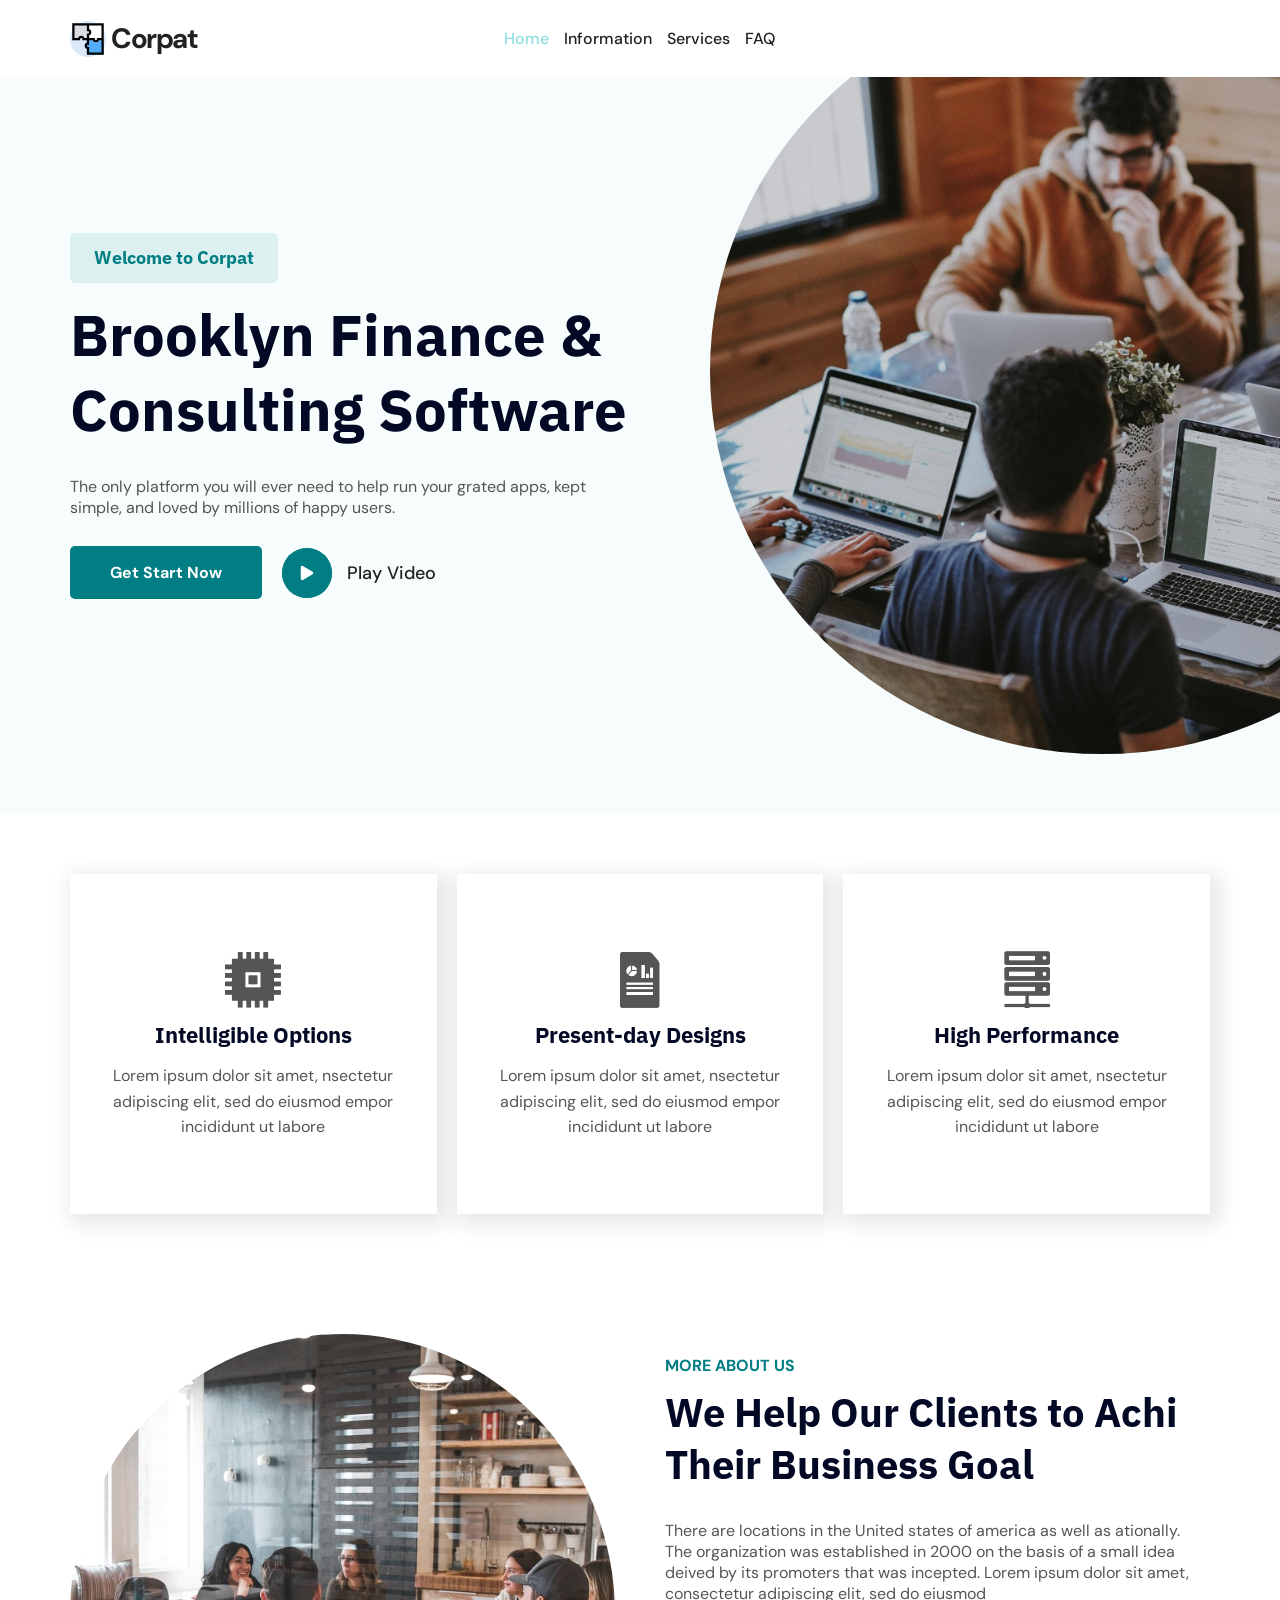
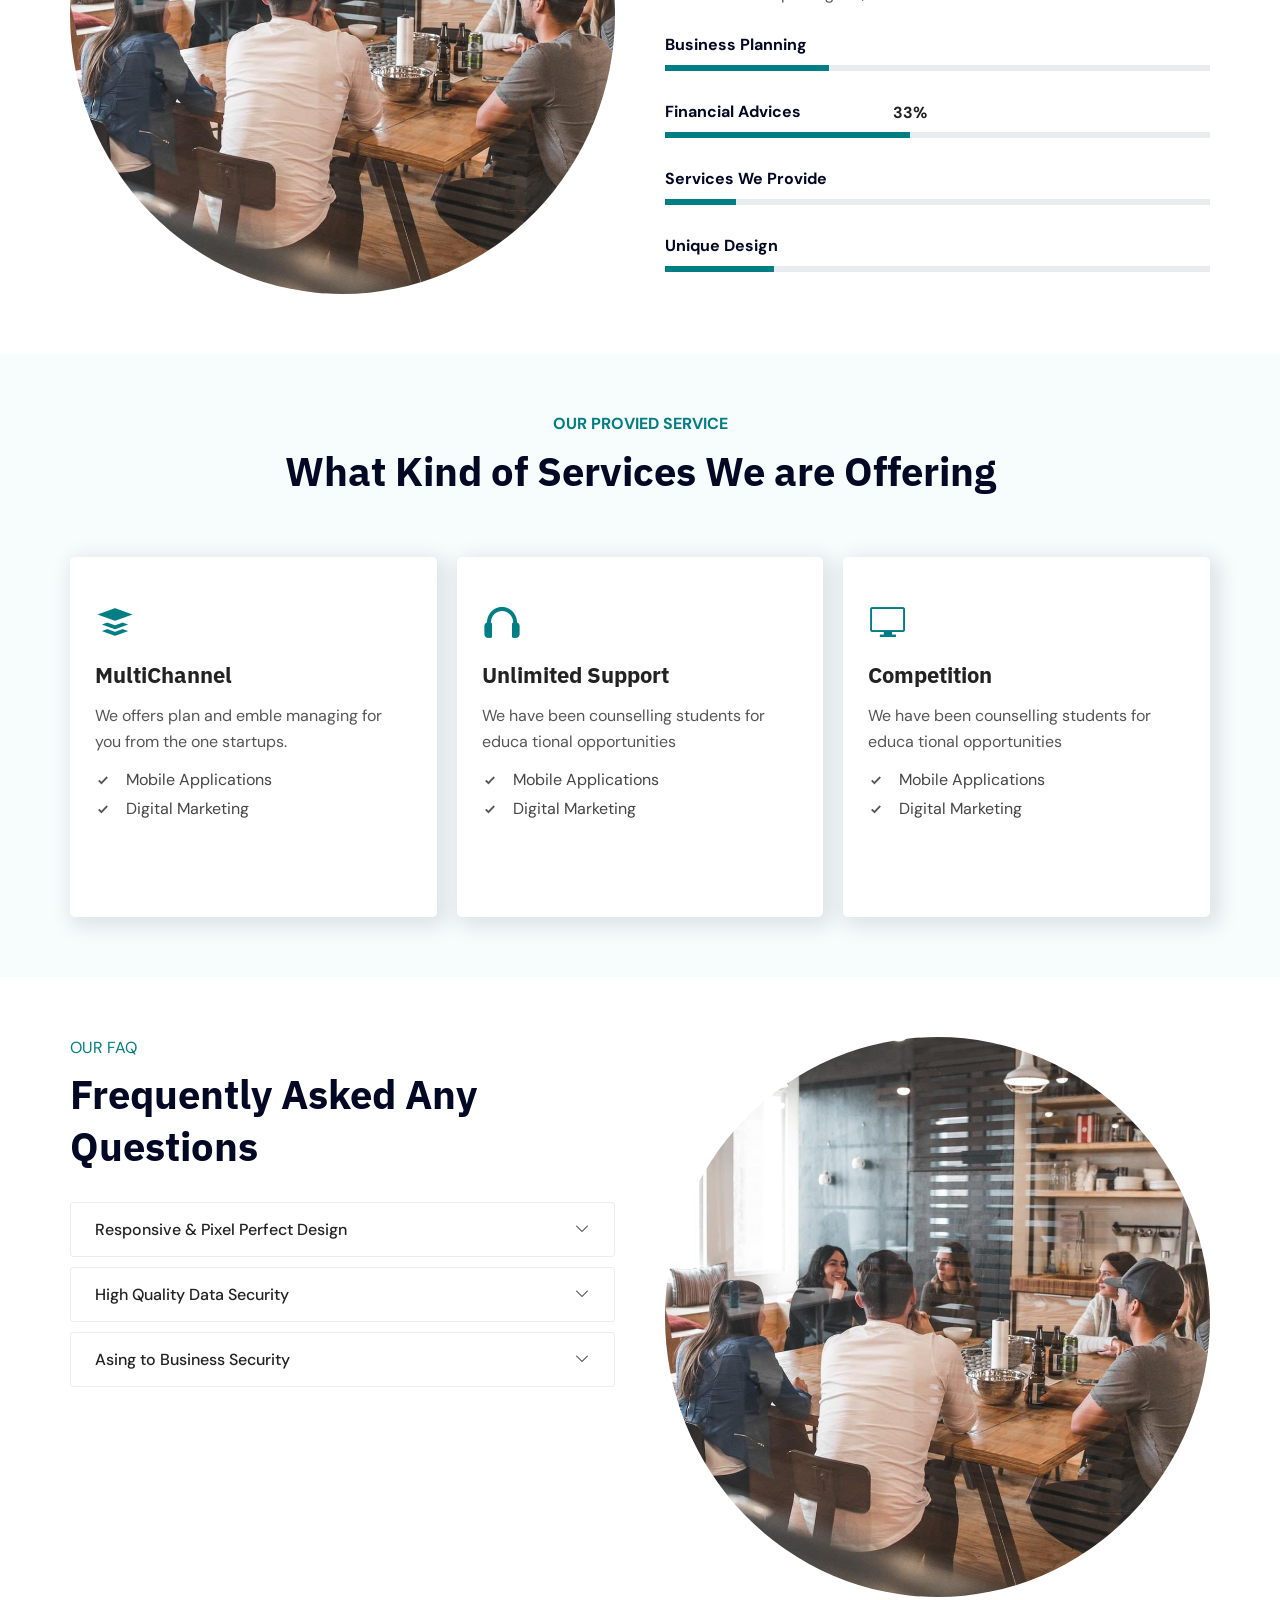
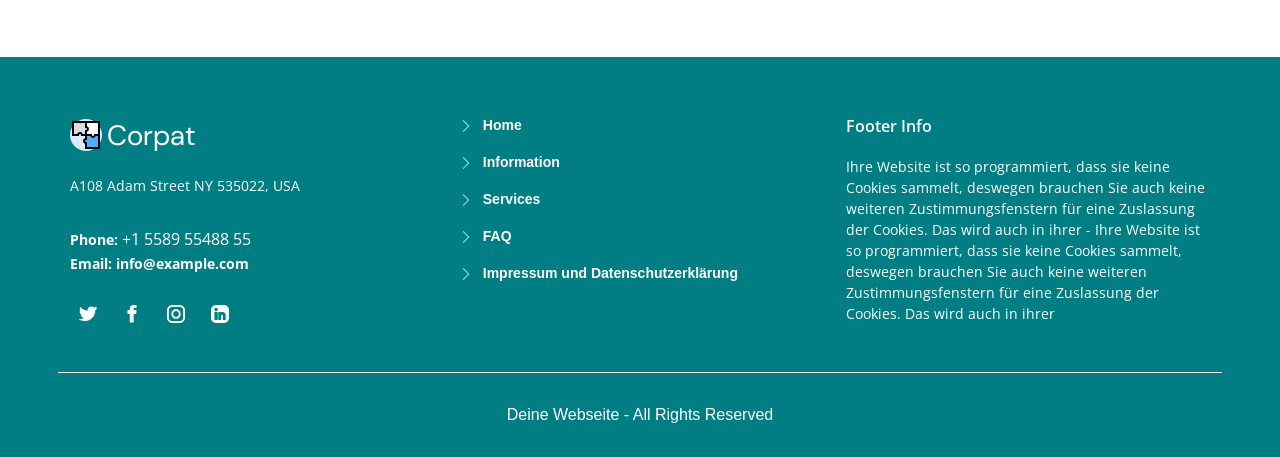
<file: index.html>
<!DOCTYPE html>
<html lang="en">
<head>
  <meta charset="UTF-8">
  <meta http-equiv="X-UA-Compatible" content="IE=edge">
  <meta name="viewport" content="width=device-width, initial-scale=1.0">

  <!-- Fonts Start -->
  <link
    href="https://fonts.googleapis.com/css2?family=Open+Sans:ital,wght@0,300;0,400;0,500;0,600;0,700;0,800;1,300;1,400;1,500;1,600;1,700;1,800&display=swap&_v=20220705113312"
    rel="stylesheet">

  <link
    href="https://fonts.googleapis.com/css2?family=DM+Sans:wght@400;500;700&family=IBM+Plex+Sans:wght@400;700&display=swap&_v=20220705113312"
    rel="stylesheet">

  <link rel="stylesheet" href="fonts/fontello-standart-icons/css/fontello.css?_v=20220705113312">

  <link rel="stylesheet" href="fonts/icofont/icofont.css?_v=20220705113312">
  <!-- Fonts END -->

  <!-- AOS -->
  <link rel=" stylesheet" href="libs/aos.js/aos.css">
  
  <link
      rel="stylesheet"
      href="https://cdn.jsdelivr.net/npm/@fancyapps/ui@4.0/dist/fancybox.css"
    />

  <link rel="stylesheet" href="css/style.css?_v=20220705113312">
  <title>Main</title>

  <style>
    :root {
      /* Color START */

      /* Commons */
      --mainTextColor: #555;
      --secondaryTextColor: #222;
      --mainTextLightColor: #fff;
      --secondaryTextDarkColor: #030925;
      --textBGColor: #017e841a;
      --accentСolor: #017e84;

      /* Header */
      --headerBG: #fff;
      --headerTextColor: #222;

      --headerBGScrolled: rgba(1, 126, 132, 1);
      --headerTextScrolledColor: #fff;

      --headerTextHoverColor: #02a5ad;

      /* Header Mobile */
      --burgerMenuLines: #222;
      --burgerMenuLinesActive: #fff;
      --burgerMenuLinesBG: #222;
      --burgerMenuBG: #fff;

      /* Hero */
      --heroBGColor: #F7FDFD;
      --heroTitleColor: #030925;

      /* Button */
      --buttonBGColor: #017e84;
      --buttonBGHoverColor: #04969e;

      /* Progress */
      --progressBodyBGColor: #e9ecef;
      --progressBarBGColor: #017e84;

      /* Services */
      --servicesBGColor: #F7FDFD;
      --cardsBGColor: #fff;
      --listItemColor: #454545;
      --cardHoverTextColor: #fff;

      /* Accordion */
      --accordionHeaderBG: #FFF;
      --accordionHeaderActiveBG: #017e84;
      --accordionHeaderActiveTextColor: #017e84;
      --accordionBorderColor: #adadad38;

      /* Footer */
      --footerBG: #017e84;
      --footerTextColor: #fff;
      --linkHover: #8ddee1;

      /* Color END */

      /* Font START */
      --mainFont: 'DM Sans';
      --secondaryFont: 'IBM Plex Sans';
      /* Font END */
    }
  </style>
</head>

<body>
  <div class="wrapper">
    <header class="header">
  <div class="container">
    <div class="header__body">
      <div class="header__logo logo">
        <img src="img/corpat-logo.svg" alt="Site Name" class="logo--icon">

        <div class="logo__text">Corpat</div>
      </div>
      <ul class="nav__links">
        <!--START BLOCK Hero-->
        <li class="nav__link link">
          <a href="#s-hero" class="link__items">Home</a>
        </li>
        <!-- END BLOCK Hero-->

        <!--START BLOCK Info-->
        <li class="nav__link link">
          <a href="#s-info" class="link__items">Information</a>
        </li>
        <!-- END BLOCK Info-->

        <!--START BLOCK Services-->
        <li class="nav__link link">
          <a href="#s-services" class="link__items">Services</a>
        </li>
        <!-- END BLOCK Services-->

        <!--START BLOCK FAQ-->
        <li class="nav__link link">
          <a href="#s-faq" class="link__items">FAQ</a>
        </li>
        <!-- END BLOCK FAQ-->
      </ul>
      <div class="white-space"></div>

      <div class="burger-menu">
        <div class="burger-menu__button">
          <input class="checkbox" type="checkbox" id="checkbox"></input>
          <label class="burger-menu__lines" for="checkbox">
            <div class="burger-menu__line"></div>
            <div class="burger-menu__line"></div>
            <div class="burger-menu__line"></div>
          </label>
        </div>
        <div class="burger-menu__content"></div>
        <div class="backdrop"></div>
      </div>
    </div>
  </div>
</header>

    <main>
      <section class="hero" id="s-hero">
  <div class="container hero__container">
    <div class="hero__image" data-aos="fade-left">
      <img src="img/hero-img.jpg" alt="Hero Image">
    </div>
    <div class="hero__wrapper">
      <div class="hero__body">
        <div class="hero__subtitle" data-aos="fade-right" data-aos-delay="400">
          Welcome to Corpat
        </div>
        <h1 class="hero__title" data-aos="fade-up">
          Brooklyn Finance &amp;&nbsp; Consulting Software
        </h1>
        <div class="hero__descr" data-aos="fade-up">
          The only platform you will ever need to help run your grated apps, kept simple, and loved by millions of happy
          users.
        </div>
        <div class="hero__buttons" data-aos="fade-up">
          <button class="hero__button section-button">
            <a href="#">Get start now</a>
          </button>
          <button class="hero__button_video-play hero-button-video-play">
            <a data-fancybox="video" href="https://www.youtube.com/watch?v=lu72YfaDU1o&ab_channel=and_what_kyle">
              <div class="hero-button-video-play__icon">
                <img src="img/play-icon.svg" alt="play button icon">
              </div>
              <span>Play video</span>
            </a>
          </button>
        </div>
      </div>
    </div>
  </div>
</section>
      <div class="about">
  <div class="container">
    <div class="about__body">
      <div class="about__cards">
        <!-- Card 1 -->
        <div class="about__card about-card" data-aos="fade-left">
          <div class="about-card__wrapper">
            <div class="about-card__text-content">
              <i class="about-card__icon icofont-micro-chip"></i>
              <h2 class="about-card__title">
                Intelligible Options
              </h2>
              <div class="about-card__text">
                Lorem ipsum dolor sit amet, nsectetur adipiscing elit, sed do eiusmod empor incididunt ut labore
              </div>
            </div>
            <div class="about-card__image-content">
              <img src="img/about-card-img1.jpg" alt="about card image">
            </div>
          </div>
        </div>
        <!-- Card 1 -->

        <!-- Card 2 -->
        <div class="about__card about-card" data-aos="fade-left" data-aos-delay="300">
          <div class="about-card__wrapper">
            <div class="about-card__text-content">
              <i class="about-card__icon icofont-data"></i>
              <h2 class="about-card__title">
                Present-day Designs
              </h2>
              <div class="about-card__text">
                Lorem ipsum dolor sit amet, nsectetur adipiscing elit, sed do eiusmod empor incididunt ut labore
              </div>
            </div>
            <div class="about-card__image-content">
              <img src="img/about-card-img2.jpg" alt="about card image">
            </div>
          </div>
        </div>
        <!-- Card 2 -->

        <!-- Card 3 -->
        <div class="about__card about-card" data-aos="fade-left" data-aos-delay="500">
          <div class="about-card__wrapper">
            <div class="about-card__text-content">
              <i class="about-card__icon icofont-server"></i>
              <h2 class="about-card__title">
                High Performance
              </h2>
              <div class="about-card__text">
                Lorem ipsum dolor sit amet, nsectetur adipiscing elit, sed do eiusmod empor incididunt ut labore
              </div>
            </div>
            <div class="about-card__image-content">
              <img src="img/about-card-img3.jpg" alt="about card image">
            </div>
          </div>
        </div>
        <!-- Card 3 -->
      </div>
    </div>
  </div>
</div>
      <section class="info" id="s-info">
  <div class="container">
    <div class="info__body">
      <!-- Left part -->
      <div class="info__column">
        <div class="info__image" data-aos="zoom-in">
          <img src="img/info-img.jpg" alt="info image">
        </div>
      </div>
      <!-- Left part -->

      <!-- Right part -->
      <div class="info__column info__column_text-content" data-aos="fade-up">
        <!-- Text -->
        <div class="info__row">
          <div class="info__subtitle">
            More About Us
          </div>
          <h1 class="info__title section-title">
            We Help Our Clients to Achi Their Business Goal
          </h1>
          <div class="info__text">
            There are locations in the United states of america as well as ationally. The organization was established
            in 2000 on the basis of a small idea deived by its promoters that was incepted. Lorem ipsum dolor sit amet,
            consectetur adipiscing elit, sed do eiusmod
          </div>
        </div>
        <!-- Text -->

        <!-- Progress -->
        <div class="info__row info__row_progress">
          <!-- Progress-bar-1 -->
          <div class="info__progress progress">
            <div class="progress__body">
              <div class="progress__title">
                Business Planning
              </div>
              <div class="progress__bar progress-bar">
                <div class="progress-bar__fill">
                  <div class="progress-bar__fill_body">
                    <div class="progress-bar__percent" data-percent="30">0%</div>
                  </div>
                </div>
              </div>
            </div>
          </div>
          <!-- Progress-bar-1 -->

          <!-- Progress-bar-2 -->
          <div class="info__progress progress">
            <div class="progress__body">
              <div class="progress__title">
                Financial Advices
              </div>
              <div class="progress__bar progress-bar">
                <div class="progress-bar__fill">
                  <div class="progress-bar__fill_body">
                    <div class="progress-bar__percent" data-percent="45">0%</div>
                  </div>
                </div>
              </div>
            </div>
          </div>
          <!-- Progress-bar-2 -->

          <!-- Progress-bar-3 -->
          <div class="info__progress progress">
            <div class="progress__body">
              <div class="progress__title">
                Services we provide
              </div>
              <div class="progress__bar progress-bar">
                <div class="progress-bar__fill">
                  <div class="progress-bar__fill_body">
                    <div class="progress-bar__percent" data-percent="13">0%</div>
                  </div>
                </div>
              </div>
            </div>
          </div>
          <!-- Progress-bar-3 -->

          <!-- Progress-bar-4 -->
          <div class="info__progress progress">
            <div class="progress__body">
              <div class="progress__title">
                Unique Design
              </div>
              <div class="progress__bar progress-bar">
                <div class="progress-bar__fill">
                  <div class="progress-bar__fill_body">
                    <div class="progress-bar__percent" data-percent="20">0%</div>
                  </div>
                </div>
              </div>
            </div>
          </div>
          <!-- Progress-bar-4 -->
        </div>
        <!-- Progress -->
      </div>
      <!-- Right part -->
    </div>
  </div>
</section>
      <section class="services" id="s-services">
  <div class="container">
    <div class="services__body">
      <div class="services__subtitle" data-aos="fade-up">
        OUR PROVIED SERVICE
      </div>
      <h2 class="services__title section-title" data-aos="fade-up">
        What Kind of Services We are Offering
      </h2>
      <!-- Cards -->
      <div class="services__cards">
        <!-- Card 1 -->
        <div class="services__card card" data-aos="fade-left">
          <div class="card__body">
            <i class="card__icon icofont-layers"></i>
            <h3 class="card__title">MultiChannel</h3>
            <div class="card__text">
              We offers plan and emble managing for you from the one startups.
            </div>
            <ul class="card__list">
              <!-- list 1 -->
              <li class="card__list_item list-item">
                <i class="list-item__icon icofont-check"></i>
                <div class="list-item__text">Mobile Applications</div>
              </li>
              <!-- list 1 -->

              <!-- list 2 -->
              <li class="card__list_item list-item">
                <i class="list-item__icon icofont-check"></i>
                <div class="list-item__text">Digital Marketing</div>
              </li>
              <!-- list 2 -->
            </ul>
          </div>
        </div>
        <!-- Card 1 -->

        <!-- Card 2 -->
        <div class="services__card card" data-aos="fade-left" data-aos-delay="300">
          <div class="card__body">
            <i class="card__icon icofont-headphone"></i>
            <h3 class="card__title">Unlimited Support</h3>
            <div class="card__text">
              We have been counselling students for educa tional opportunities
            </div>
            <ul class="card__list">
              <!-- list 1 -->
              <li class="card__list_item list-item">
                <i class="list-item__icon icofont-check"></i>
                <div class="list-item__text">Mobile Applications</div>
              </li>
              <!-- list 1 -->

              <!-- list 2 -->
              <li class="card__list_item list-item">
                <i class="list-item__icon icofont-check"></i>
                <div class="list-item__text">Digital Marketing</div>
              </li>
              <!-- list 2 -->
            </ul>
          </div>
        </div>
        <!-- Card 2 -->

        <!-- Card 3 -->
        <div class="services__card card" data-aos="fade-left" data-aos-delay="500">
          <div class="card__body">
            <i class="card__icon icofont-computer"></i>
            <h3 class="card__title">Competition</h3>
            <div class="card__text">
              We have been counselling students for educa tional opportunities
            </div>
            <ul class="card__list">
              <!-- list 1 -->
              <li class="card__list_item list-item">
                <i class="list-item__icon icofont-check"></i>
                <div class="list-item__text">Mobile Applications</div>
              </li>
              <!-- list 1 -->

              <!-- list 2 -->
              <li class="card__list_item list-item">
                <i class="list-item__icon icofont-check"></i>
                <div class="list-item__text">Digital Marketing</div>
              </li>
              <!-- list 2 -->
            </ul>
          </div>
        </div>
        <!-- Card 3 -->
      </div>
      <!-- Cards -->
    </div>
  </div>
</section>
      <section class="faq" id="s-faq">
  <div class="container">
    <div class="faq__body">
      <!-- Left part -->
      <div class="faq__column faq__column_left">
        <div class="faq__subtitle" data-aos="fade-up">OUR FAQ</div>
        <h2 class="faq__title section-title" data-aos="fade-up">Frequently Asked Any Questions</h2>

        <!-- Acordions -->
        <div class="accordions-wrapper">
          <!-- Accordion 1 -->
          <div class="accordion" data-aos="fade-up">
            <div class="accordion__header accordion-header">
              <h3 class="accordion-header__title">Responsive & Pixel Perfect Design</h3>
              <i class="accordion-header__icon icon-arrow-down"></i>
            </div>

            <div class="accordion__body accordion-body">
              <div class="accordion-body__text">
                Lorem ipsum dolor sit amet consectetur adipisicing elit. Eveniet
                eaque sint distinctio, cupiditate placeat iusto perferendis magnam
                possimus sapiente! Delectus aspernatur numquam laborum impedit
                corporis.
              </div>
            </div>
          </div>
          <!-- Accordion 1 -->

          <!-- Accordion 2 -->
          <div class="accordion" data-aos="fade-up" data-aos-delay="300">
            <div class="accordion__header accordion-header">
              <h3 class="accordion-header__title">High Quality Data Security </h3>
              <i class="accordion-header__icon icon-arrow-down"></i>
            </div>

            <div class="accordion__body accordion-body">
              <div class="accordion-body__text">
                Lorem ipsum dolor sit amet consectetur adipisicing elit. Eveniet
                eaque sint distinctio, cupiditate placeat iusto perferendis magnam
                possimus sapiente! Delectus aspernatur numquam laborum impedit
                corporis.
              </div>
            </div>
          </div>
          <!-- Accordion 2 -->

          <!-- Accordion 3 -->
          <div class="accordion" data-aos="fade-up" data-aos-delay="500">
            <div class="accordion__header accordion-header">
              <h3 class="accordion-header__title">Asing to Business Security </h3>
              <i class="accordion-header__icon icon-arrow-down"></i>
            </div>

            <div class="accordion__body accordion-body">
              <div class="accordion-body__text">
                Lorem ipsum dolor sit amet consectetur adipisicing elit. Eveniet
                eaque sint distinctio, cupiditate placeat iusto perferendis magnam
                possimus sapiente! Delectus aspernatur numquam laborum impedit
                corporis.
              </div>
            </div>
          </div>
          <!-- Accordion 3 -->
        </div>
        <!-- Acordions -->
      </div>
      <!-- Left part -->

      <!-- Right part -->
      <div class="faq__column faq__column_right">
        <div class="faq__image" data-aos="zoom-in">
          <img src="img/info-img.jpg" alt="info image">
        </div>
      </div>
      <!-- Right part -->
    </div>
  </div>
</section>
    </main>

    <footer class="footer">
  <div class="container">
    <div class="footer__body">
      <div class="footer__row">
        <div class="footer__column footer__column_1">
          <a class="footer__logo footer-logo" href="#s-hero">
            <!--START BLOCK HeaderLogo-->
            <img src="img/corpat-logo.svg" alt="Site Name" class="footer-logo__icon">
            <!--END BLOCK HeaderLogo-->

            <!--START BLOCK HeaderName-->
            <div class="footer-logo__text">Corpat</div>
            <!--END BLOCK HeaderName-->
          </a>
          <div class="footer__address">
            A108 Adam Street
            NY 535022, USA
          </div>
          <div class="footer__phone">
            <span class="footer__phone-title">Phone:</span>
            <span class="footer__phone-text footer-item__text">+1 5589 55488 55</span>
          </div>
          <div class="footer__mail">
            <span class="footer__mail-title ">Email:</span>
            <span class="footer__mail-text footer-item__text">info@example.com</span>
          </div>
          <div class="footer__social social">
            <a href="#" class="social__item">
              <i class="icon-twitter"></i>
            </a>
            <a href="#" class="social__item">
              <i class="icon-facebook"></i>
            </a>
            <a href="#" class="social__item">
              <i class="icon-instagram"></i>
            </a>
            <a href="#" class="social__item">
              <i class="icon-linkedin"></i>
            </a>
          </div>
        </div>
        <div class="footer__column">
          <ul class="footer__links">
            <!--START BLOCK Hero-->
            <a href="#s-hero" class="footer__link">
              <i class="icon-arrow-right"></i>
              <span>Home</span>
            </a>
            <!-- END BLOCK Hero-->

            <!--START BLOCK Info-->
            <a href="#s-info" class="footer__link">
              <i class="icon-arrow-right"></i>
              <span>Information</span>
            </a>
            <!-- END BLOCK Info-->

            <!--START BLOCK Services-->
            <a href="#s-services" class="footer__link">
              <i class="icon-arrow-right"></i>
              <span>Services</span>
            </a>
            <!-- END BLOCK Services-->

            <!--START BLOCK FAQ-->
            <a href="#s-faq" class="footer__link">
              <i class="icon-arrow-right"></i>
              <span>FAQ</span>
            </a>
            <!-- END BLOCK FAQ-->

            <!--START BLOCK Impressum-->
            <a href="impressum.html" class="footer__link">
              <i class="icon-arrow-right"></i>
              <span>Impressum und Datenschutzerklärung</span>
            </a>
            <!-- END BLOCK Impressum-->
          </ul>
        </div>
        <div class="footer__column">
          <h4 class="footer__title">Footer Info</h4>
          <div class="footer__text">
            Ihre Website ist so programmiert, dass sie keine Cookies sammelt, deswegen brauchen Sie auch
            keine
            weiteren
            Zustimmungsfenstern für eine Zuslassung der Cookies. Das wird auch in ihrer - Ihre Website ist
            so
            programmiert, dass sie keine Cookies sammelt, deswegen brauchen Sie auch keine weiteren
            Zustimmungsfenstern
            für eine Zuslassung der Cookies. Das wird auch in ihrer
          </div>
        </div>
      </div>
      <div class="footer__row footer__row_2">
        <div class="footer-bottom__text">
          Deine Webseite - All Rights Reserved
        </div>
      </div>
    </div>
  </div>
</footer>
  </div>

  <!-- jQuery -->
  <script src="https://code.jquery.com/jquery-3.6.0.min.js?_v=20220705113312"
    integrity="sha256-/xUj+3OJU5yExlq6GSYGSHk7tPXikynS7ogEvDej/m4=" crossorigin="anonymous"></script>

  <!-- AOS -->
  <script src="libs/aos.js/aos.js?_v=20220705113312"></script>

  <!-- App.js -->
  <script type="module" src="js/app.js?_v=20220705113312"></script>
</body>

</html>
</file>
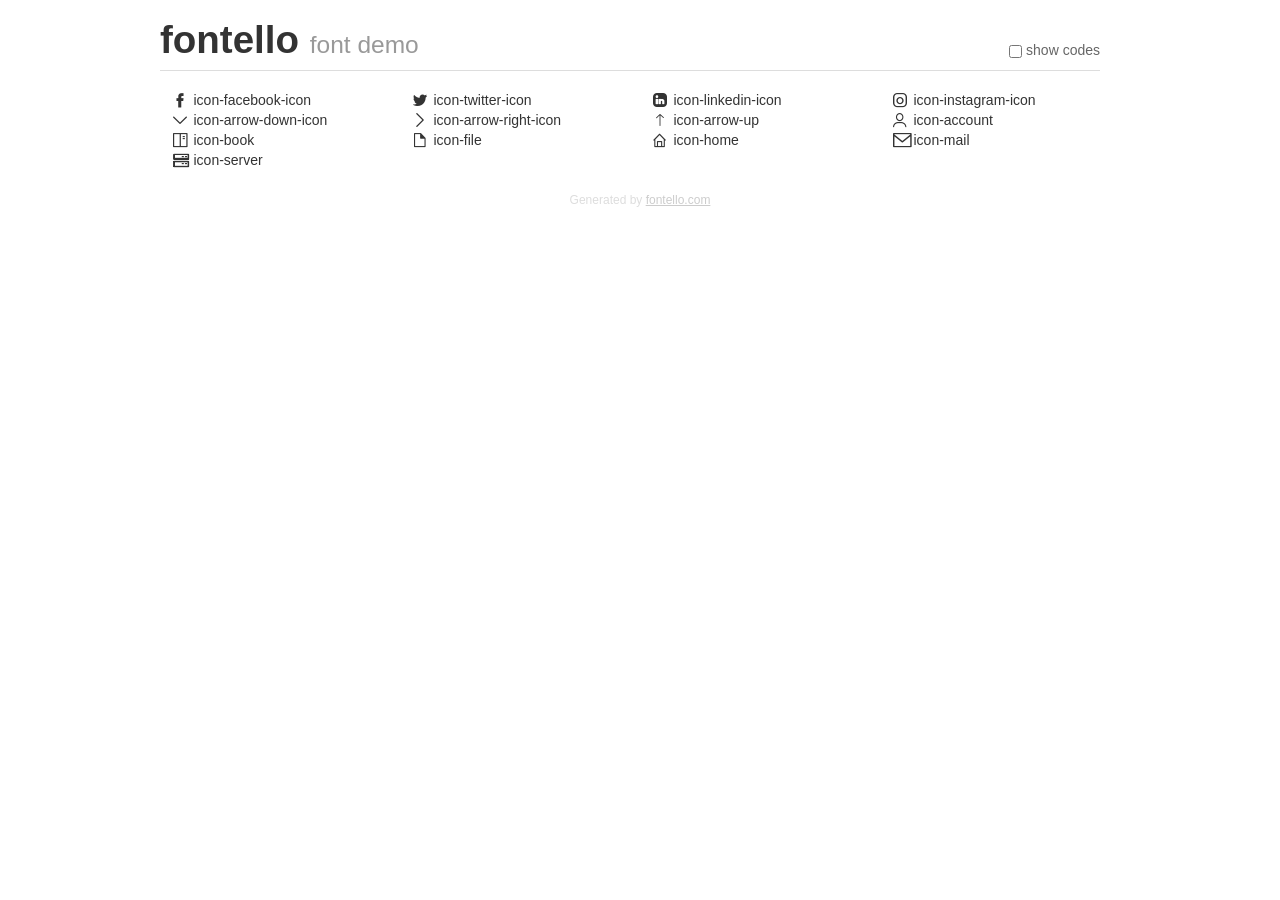
<file: fonts/fontello-standart-icons/demo.html>
<!DOCTYPE html>
<html>
  <head>
  <!--[if lt IE 9]><script language="javascript" type="text/javascript" src="//html5shim.googlecode.com/svn/trunk/html5.js"></script><![endif]-->
  <meta charset="UTF-8">
  <style>
    html {
      font-size: 100%;
      -webkit-text-size-adjust: 100%;
      -ms-text-size-adjust: 100%;
    }
    a:focus {
      outline: thin dotted #333;
      outline: 5px auto -webkit-focus-ring-color;
      outline-offset: -2px;
    }
    a:hover,
    a:active {
      outline: 0;
    }
    input {
      margin: 0;
      font-size: 100%;
      vertical-align: middle;
      *overflow: visible;
      line-height: normal;
    }
    input::-moz-focus-inner {
      padding: 0;
      border: 0;
    }
    body {
      margin: 0;
      font-family: "Helvetica Neue", Helvetica, Arial, sans-serif;
      font-size: 14px;
      line-height: 20px;
      color: #333;
      background-color: #fff;
    }
    a {
      color: #08c;
      text-decoration: none;
    }
    a:hover {
      color: #005580;
      text-decoration: underline;
    }
    .row {
      margin-left: -20px;
      *zoom: 1;
    }
    .row:before,
    .row:after {
      display: table;
      content: "";
      line-height: 0;
    }
    .row:after {
      clear: both;
    }
    .span3 {
      float: left;
      min-height: 1px;
      margin-left: 20px;
      width: 220px;
    }
    .container {
      width: 940px;
      margin-right: auto;
      margin-left: auto;
      *zoom: 1;
    }
    .container:before,
    .container:after {
      display: table;
      content: "";
      line-height: 0;
    }
    .container:after {
      clear: both;
    }
    small {
      font-size: 85%;
    }
    h1 {
      margin: 10px 0;
      font-family: inherit;
      font-weight: bold;
      line-height: 20px;
      color: inherit;
      text-rendering: optimizelegibility;
      line-height: 40px;
      font-size: 38.5px;
    }
    h1 small {
      font-weight: normal;
      line-height: 1;
      color: #999;
      font-size: 24.5px;
    }

    body {
      margin-top: 90px;
    }
    .header {
      position: fixed;
      top: 0;
      left: 50%;
      margin-left: -480px;
      background-color: #fff;
      border-bottom: 1px solid #ddd;
      padding-top: 10px;
      z-index: 10;
    }
    .footer {
      color: #ddd;
      font-size: 12px;
      text-align: center;
      margin-top: 20px;
    }
    .footer a {
      color: #ccc;
      text-decoration: underline;
    }
    .the-icons {
      font-size: 14px;
      line-height: 24px;
    }
    .switch {
      position: absolute;
      right: 0;
      bottom: 10px;
      color: #666;
    }
    .switch input {
      margin-right: 0.3em;
    }
    .codesOn .i-name {
      display: none;
    }
    .codesOn .i-code {
      display: inline;
    }
    .i-code {
      display: none;
    }
    @font-face {
      font-family: 'fontello';
      src: url('./font/fontello.eot?96408352');
      src: url('./font/fontello.eot?96408352#iefix') format('embedded-opentype'),
           url('./font/fontello.woff?96408352') format('woff'),
           url('./font/fontello.ttf?96408352') format('truetype'),
           url('./font/fontello.svg?96408352#fontello') format('svg');
      font-weight: normal;
      font-style: normal;
    }
    .demo-icon {
      font-family: "fontello";
      font-style: normal;
      font-weight: normal;
      speak: never;
     
      display: inline-block;
      text-decoration: inherit;
      width: 1em;
      margin-right: .2em;
      text-align: center;
      /* opacity: .8; */
     
      /* For safety - reset parent styles, that can break glyph codes*/
      font-variant: normal;
      text-transform: none;
     
      /* fix buttons height, for twitter bootstrap */
      line-height: 1em;
     
      /* Animation center compensation - margins should be symmetric */
      /* remove if not needed */
      margin-left: .2em;
     
      /* You can be more comfortable with increased icons size */
      /* font-size: 120%; */
     
      /* Font smoothing. That was taken from TWBS */
      -webkit-font-smoothing: antialiased;
      -moz-osx-font-smoothing: grayscale;
     
      /* Uncomment for 3D effect */
      /* text-shadow: 1px 1px 1px rgba(127, 127, 127, 0.3); */
    }
    </style>
    <link rel="stylesheet" href="css/animation.css"><!--[if IE 7]><link rel="stylesheet" href="css/" + font.fontname + "-ie7.css"><![endif]-->
    <script>
      function toggleCodes(on) {
        var obj = document.getElementById('icons');
      
        if (on) {
          obj.className += ' codesOn';
        } else {
          obj.className = obj.className.replace(' codesOn', '');
        }
      }
    </script>
  </head>
  <body>
    <div class="container header">
      <h1>fontello <small>font demo</small></h1>
      <label class="switch">
        <input type="checkbox" onclick="toggleCodes(this.checked)">show codes
      </label>
    </div>
    <div class="container" id="icons">
      <div class="row">
        <div class="span3" title="Code: 0xe800">
          <i class="demo-icon icon-facebook-icon">&#xe800;</i> <span class="i-name">icon-facebook-icon</span><span class="i-code">0xe800</span>
        </div>
        <div class="span3" title="Code: 0xe801">
          <i class="demo-icon icon-twitter-icon">&#xe801;</i> <span class="i-name">icon-twitter-icon</span><span class="i-code">0xe801</span>
        </div>
        <div class="span3" title="Code: 0xe802">
          <i class="demo-icon icon-linkedin-icon">&#xe802;</i> <span class="i-name">icon-linkedin-icon</span><span class="i-code">0xe802</span>
        </div>
        <div class="span3" title="Code: 0xe803">
          <i class="demo-icon icon-instagram-icon">&#xe803;</i> <span class="i-name">icon-instagram-icon</span><span class="i-code">0xe803</span>
        </div>
      </div>
      <div class="row">
        <div class="span3" title="Code: 0xe804">
          <i class="demo-icon icon-arrow-down-icon">&#xe804;</i> <span class="i-name">icon-arrow-down-icon</span><span class="i-code">0xe804</span>
        </div>
        <div class="span3" title="Code: 0xe805">
          <i class="demo-icon icon-arrow-right-icon">&#xe805;</i> <span class="i-name">icon-arrow-right-icon</span><span class="i-code">0xe805</span>
        </div>
        <div class="span3" title="Code: 0xe806">
          <i class="demo-icon icon-arrow-up">&#xe806;</i> <span class="i-name">icon-arrow-up</span><span class="i-code">0xe806</span>
        </div>
        <div class="span3" title="Code: 0xe807">
          <i class="demo-icon icon-account">&#xe807;</i> <span class="i-name">icon-account</span><span class="i-code">0xe807</span>
        </div>
      </div>
      <div class="row">
        <div class="span3" title="Code: 0xe808">
          <i class="demo-icon icon-book">&#xe808;</i> <span class="i-name">icon-book</span><span class="i-code">0xe808</span>
        </div>
        <div class="span3" title="Code: 0xe809">
          <i class="demo-icon icon-file">&#xe809;</i> <span class="i-name">icon-file</span><span class="i-code">0xe809</span>
        </div>
        <div class="span3" title="Code: 0xe80a">
          <i class="demo-icon icon-home">&#xe80a;</i> <span class="i-name">icon-home</span><span class="i-code">0xe80a</span>
        </div>
        <div class="span3" title="Code: 0xe80b">
          <i class="demo-icon icon-mail">&#xe80b;</i> <span class="i-name">icon-mail</span><span class="i-code">0xe80b</span>
        </div>
      </div>
      <div class="row">
        <div class="span3" title="Code: 0xe80d">
          <i class="demo-icon icon-server">&#xe80d;</i> <span class="i-name">icon-server</span><span class="i-code">0xe80d</span>
        </div>
      </div>
    </div>
    <div class="container footer">Generated by <a href="https://fontello.com">fontello.com</a></div>
  </body>
</html>
</file>
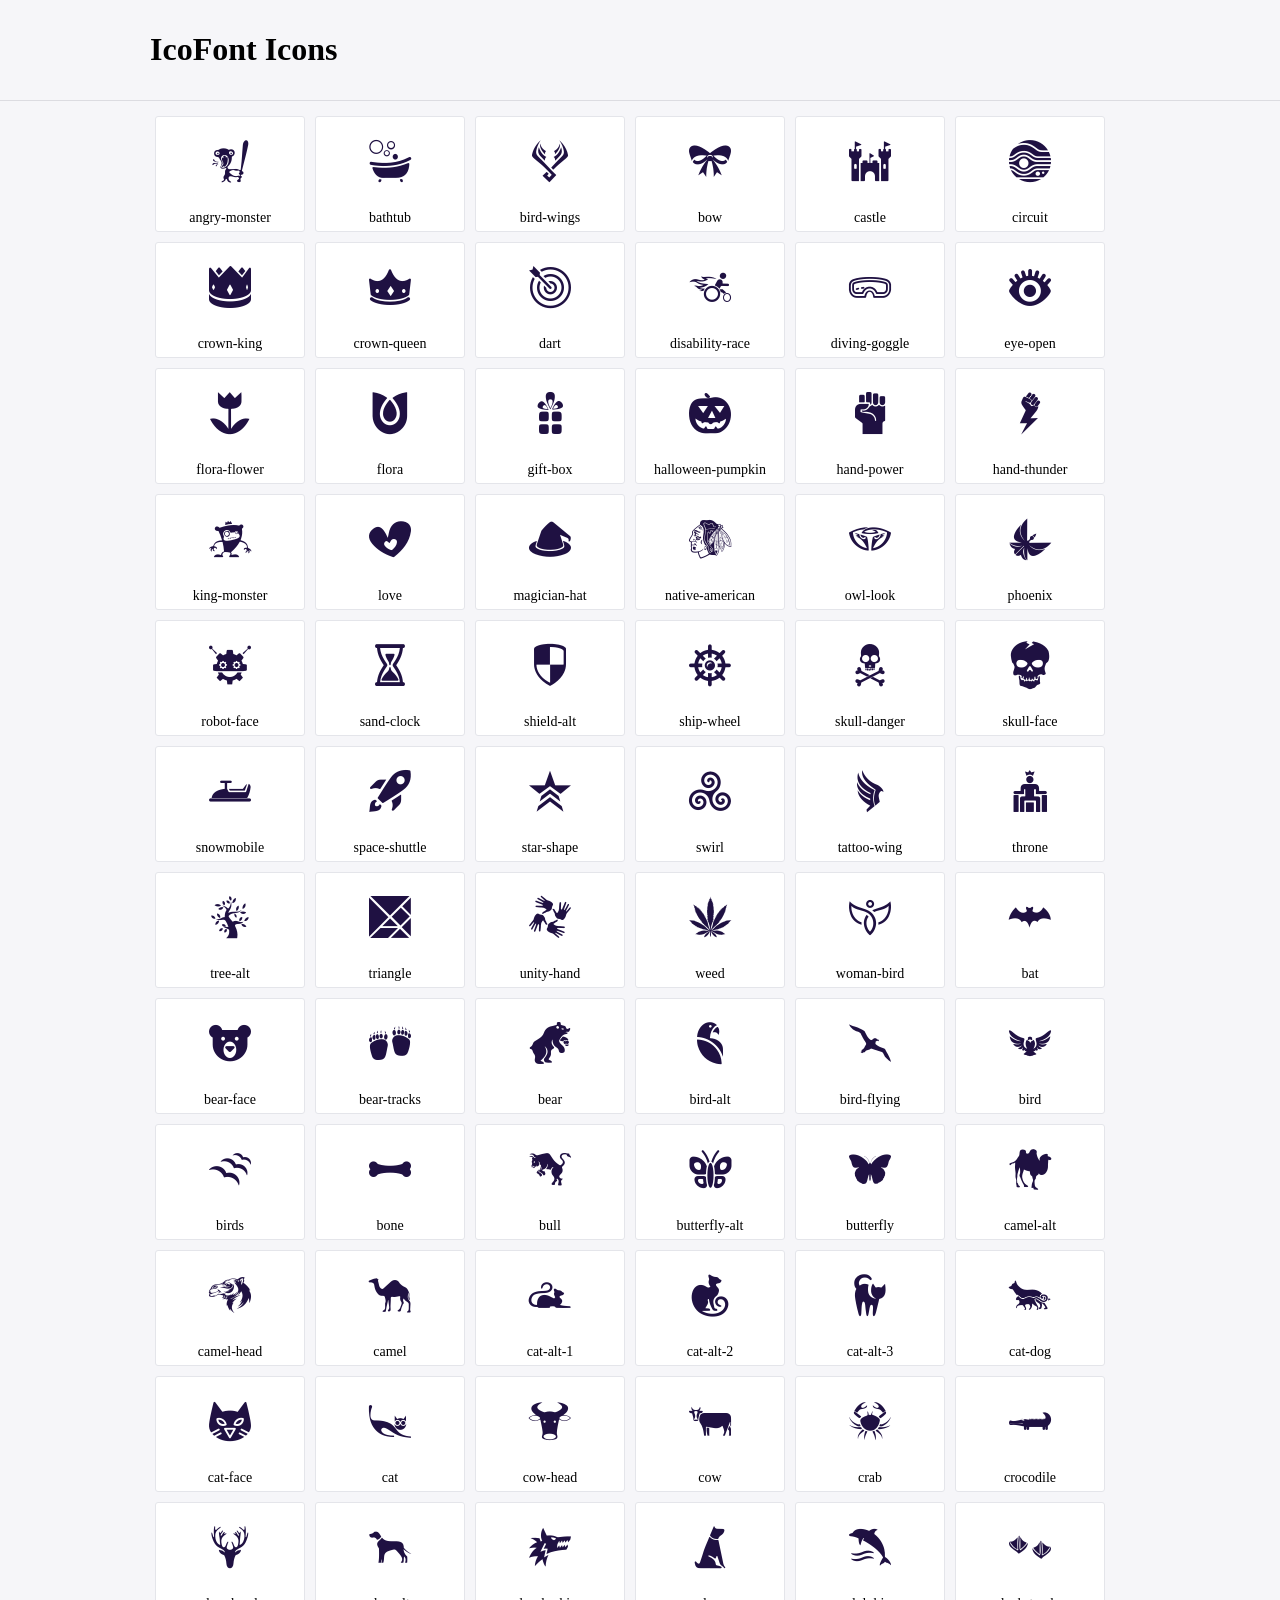
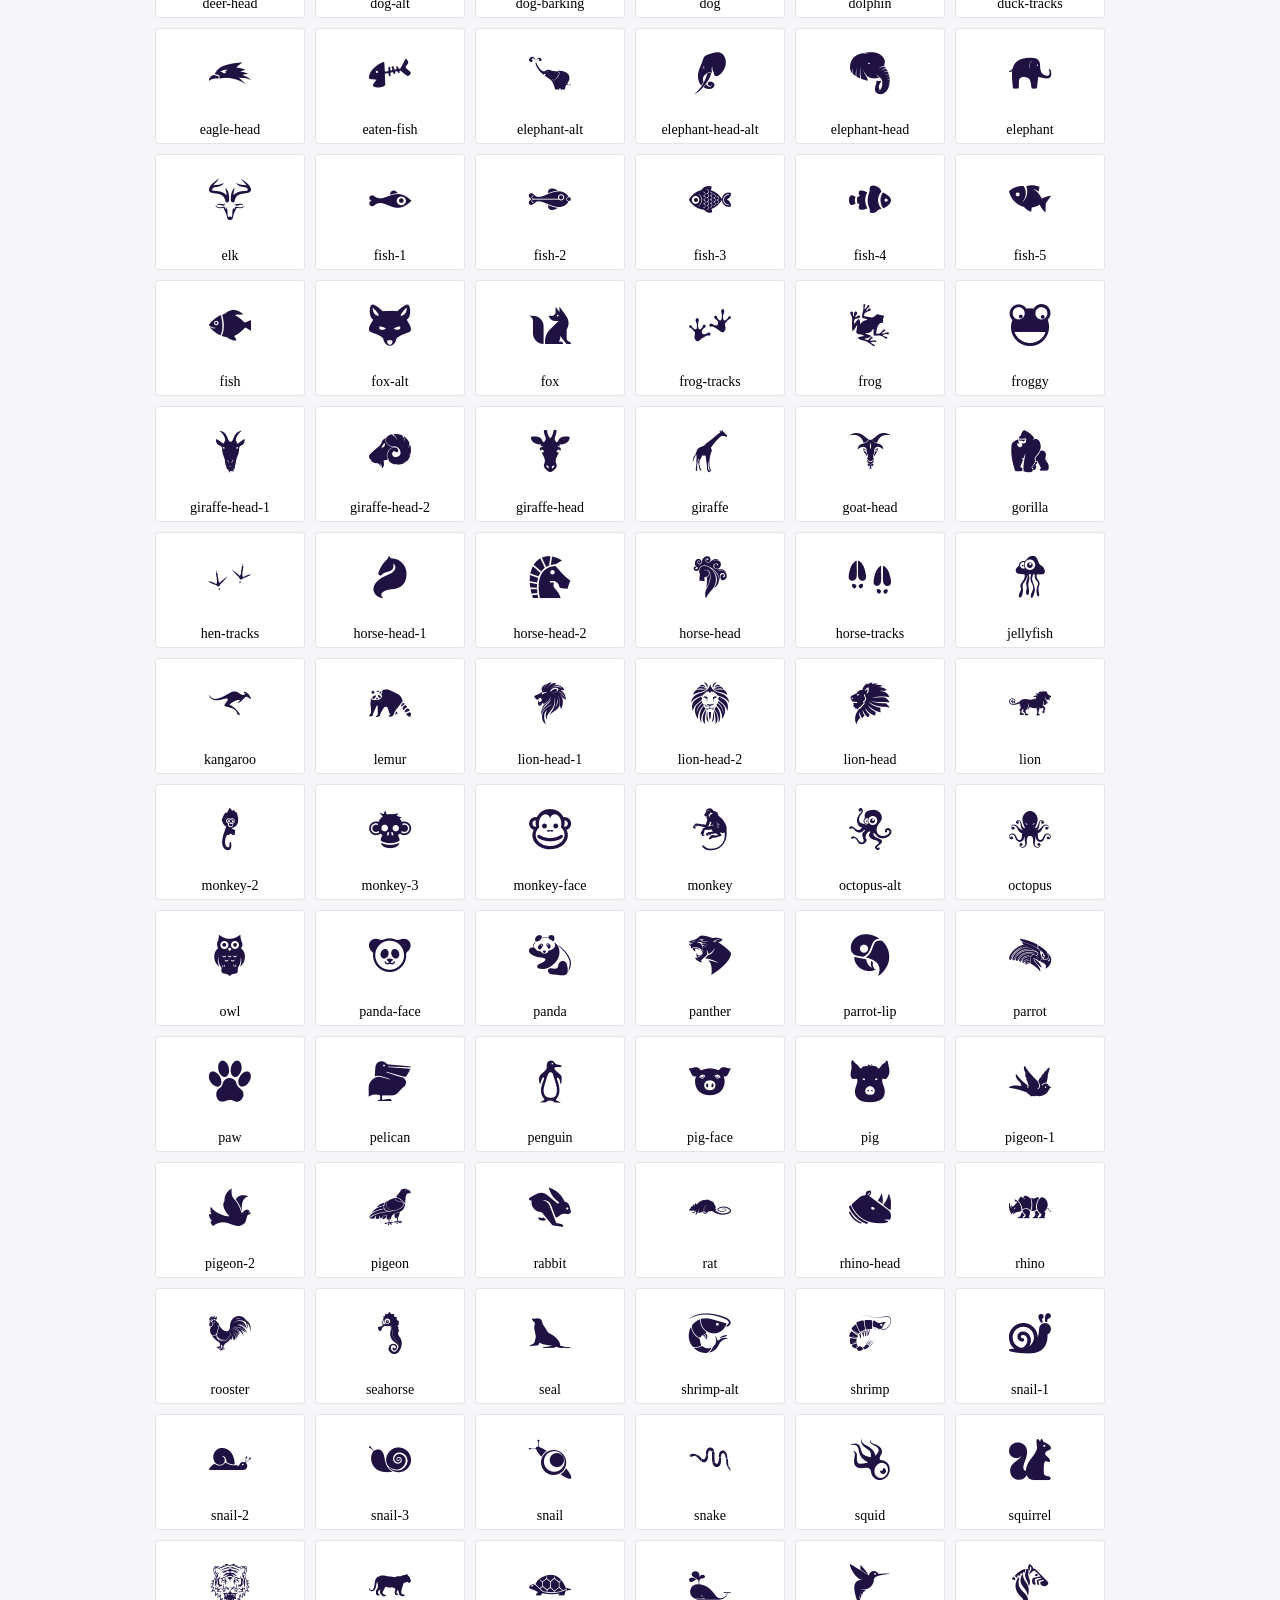
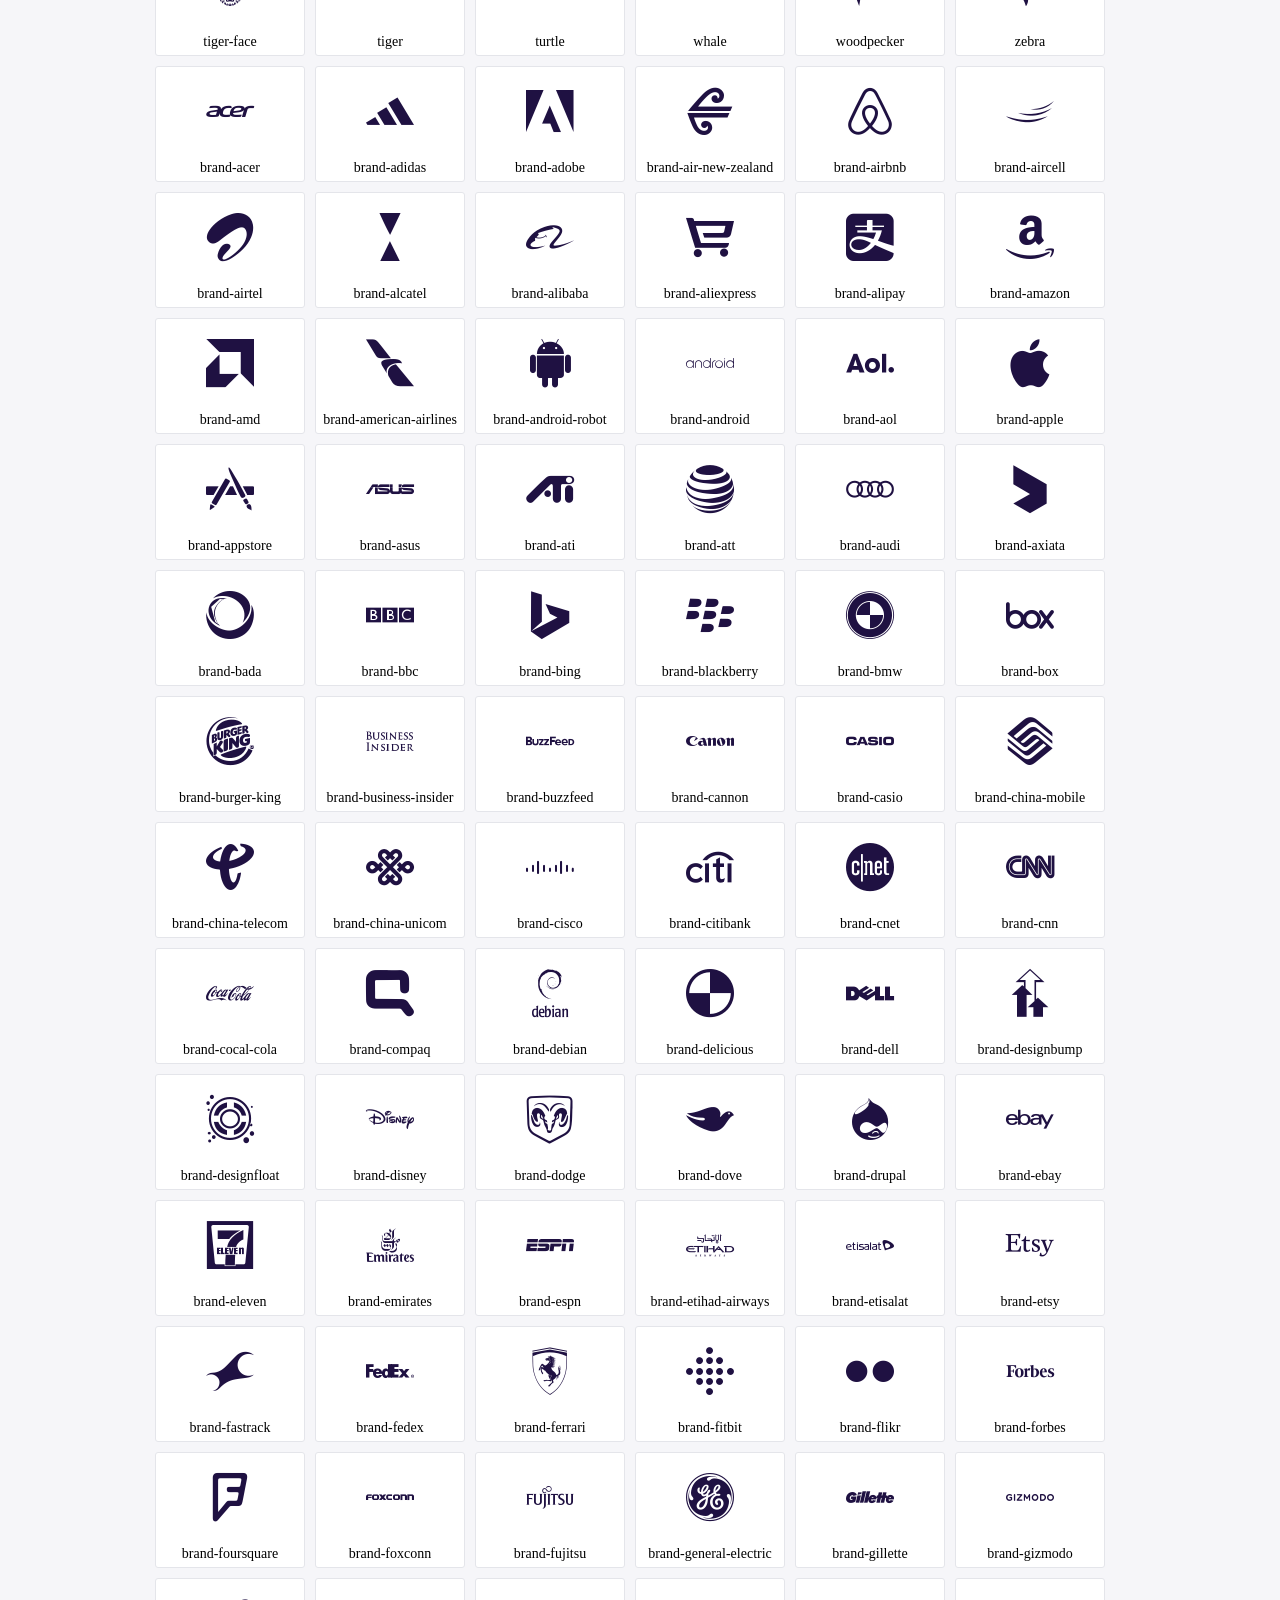
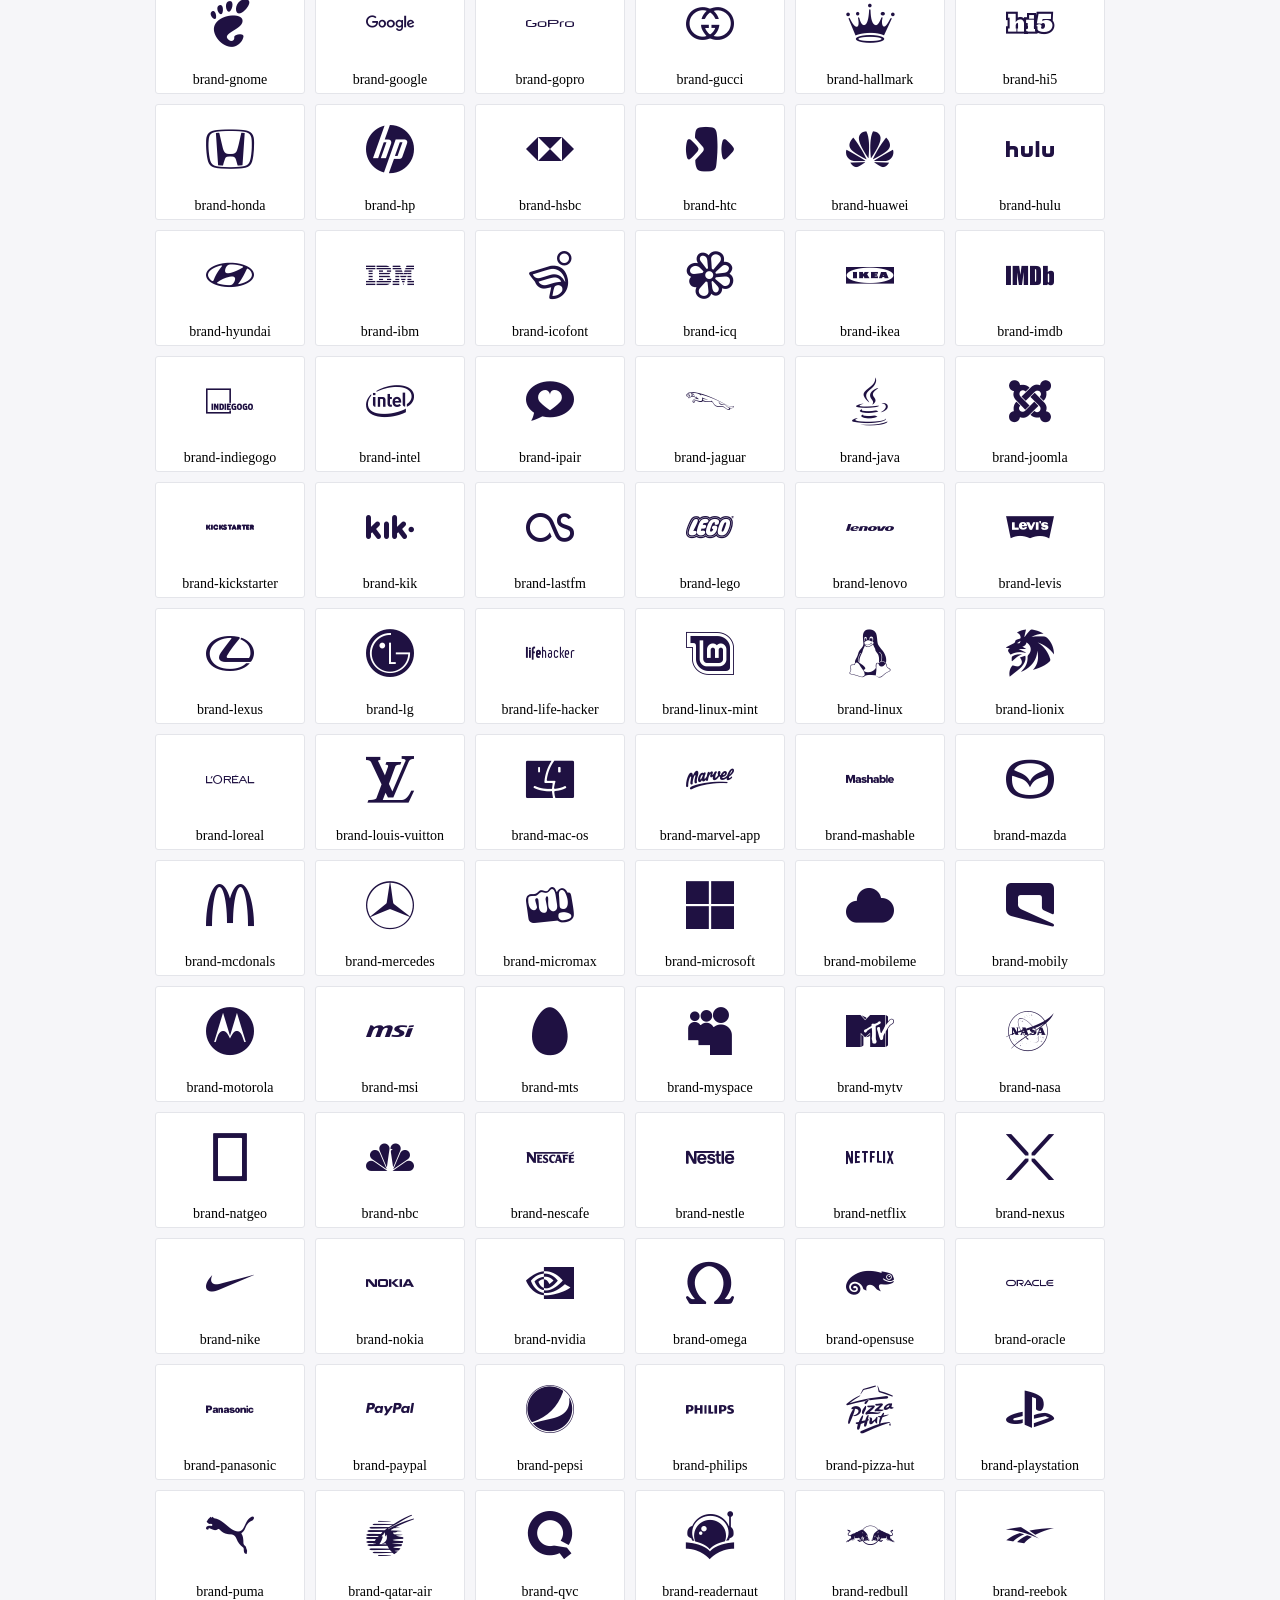
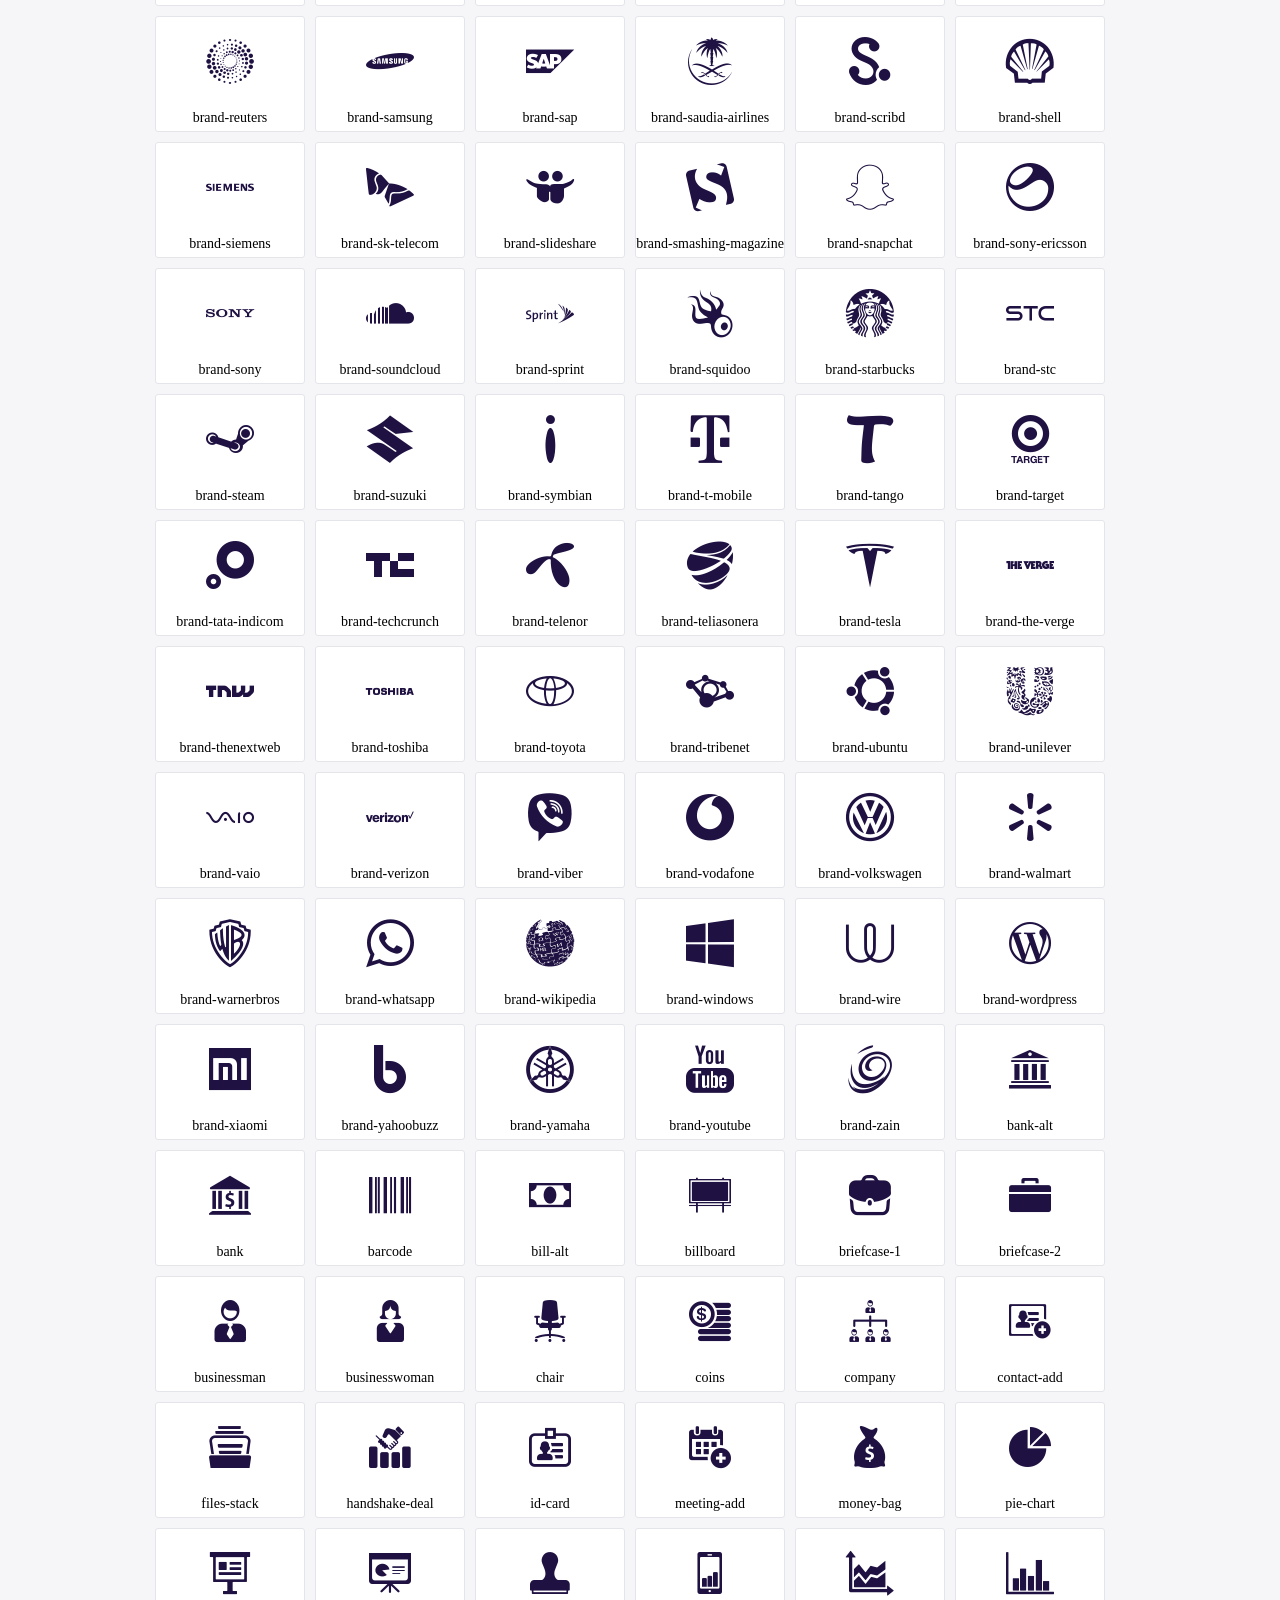
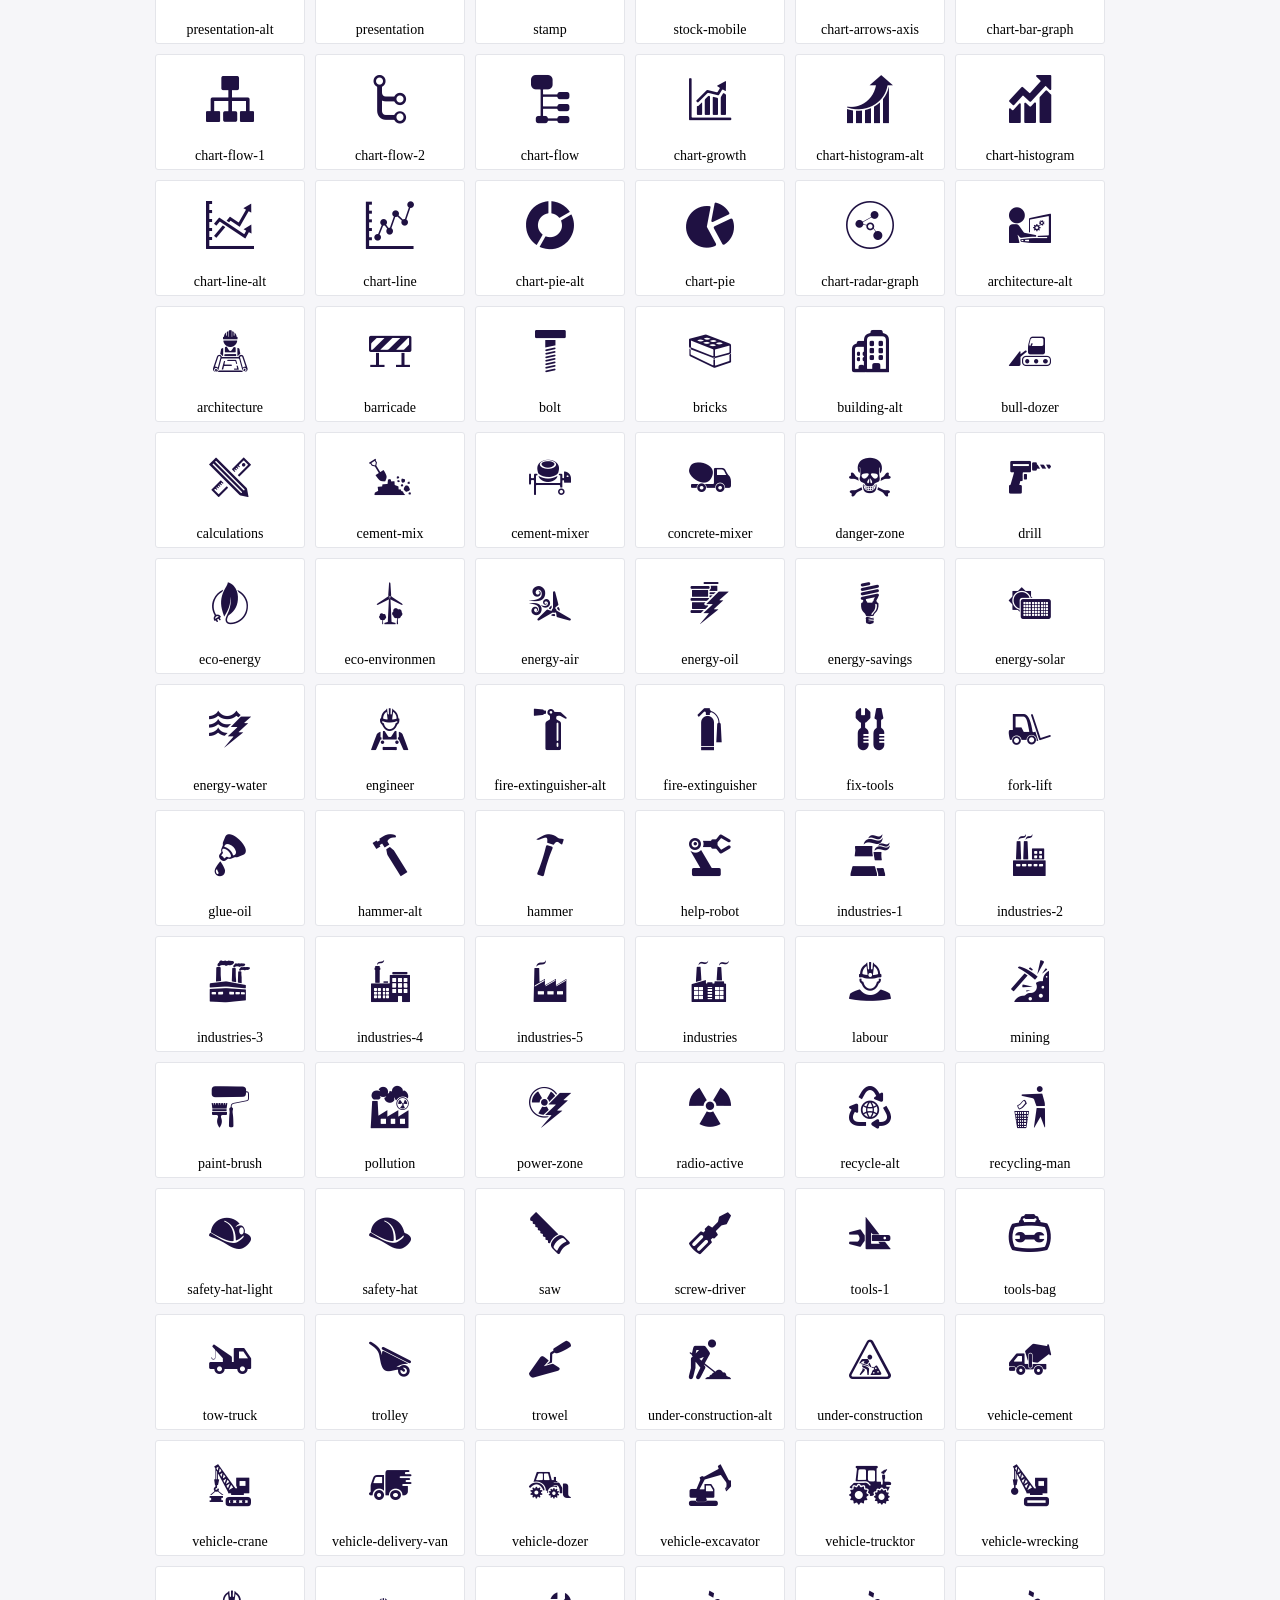
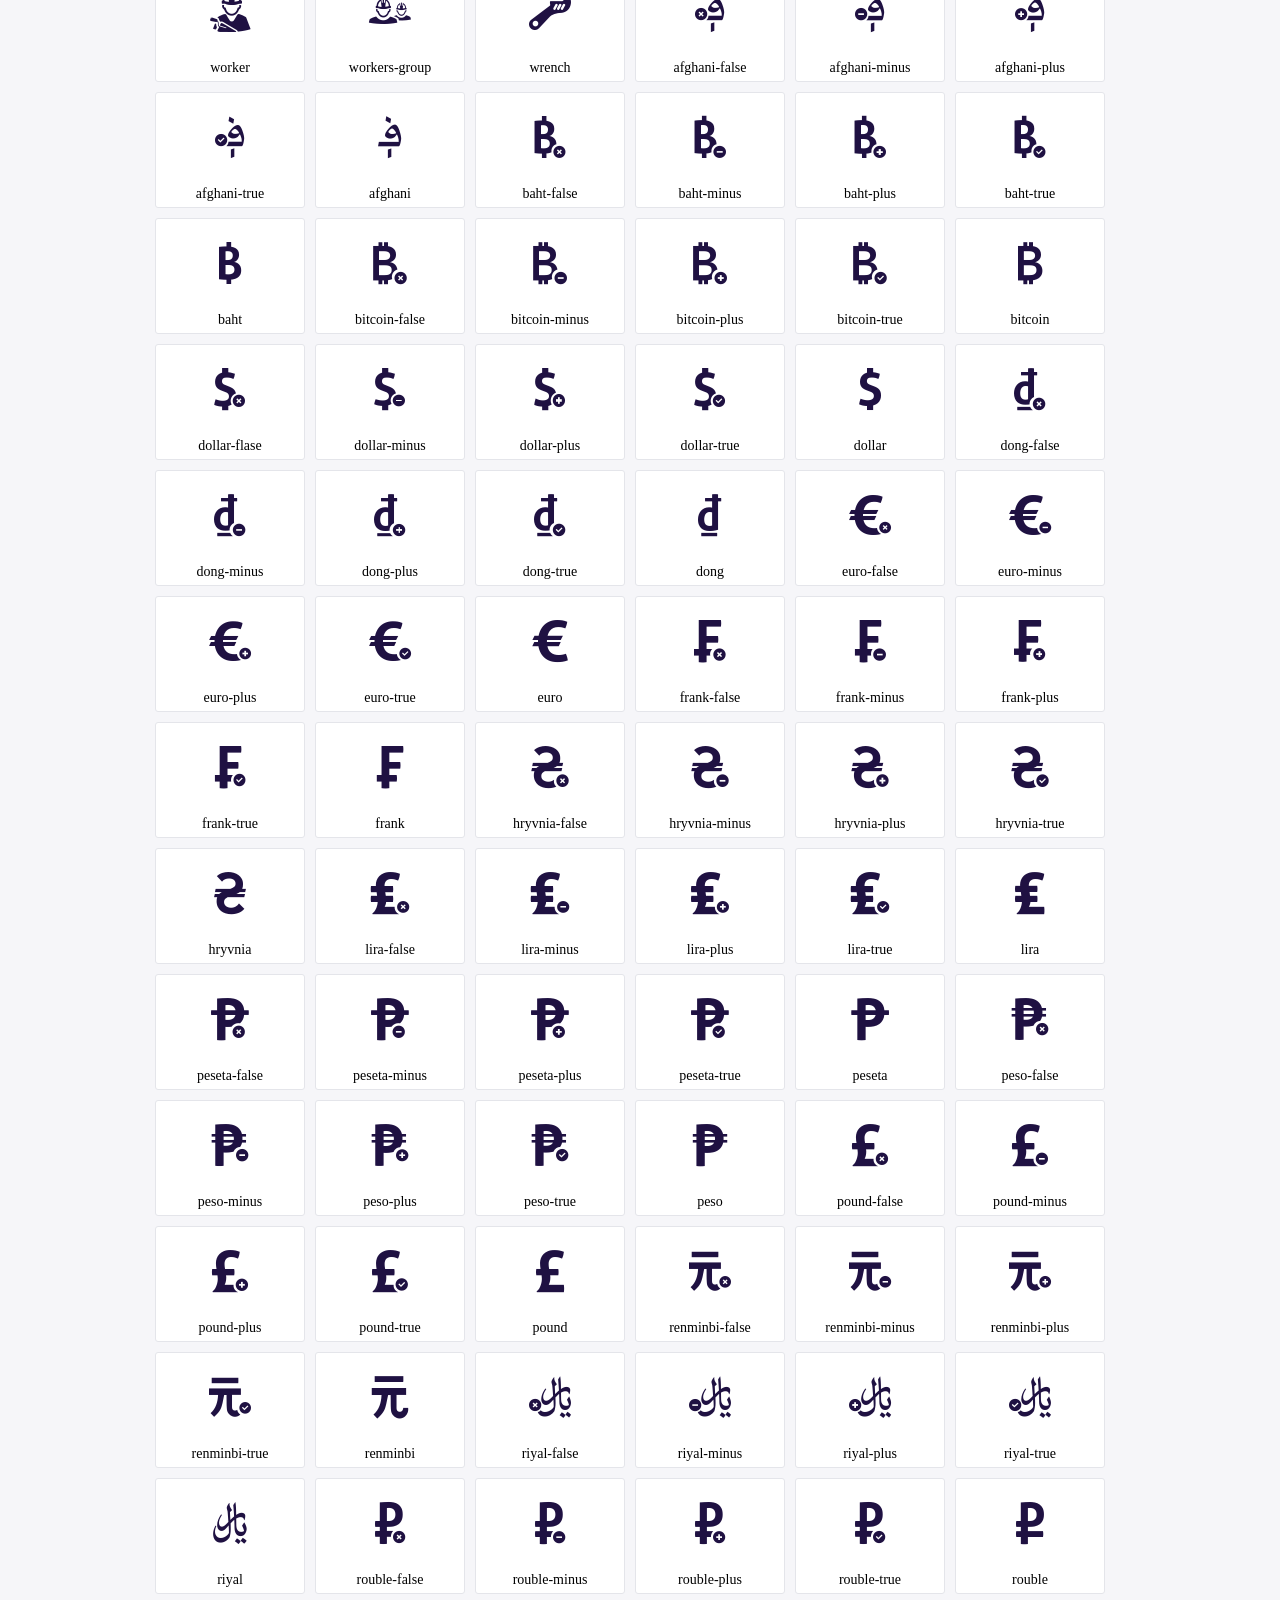
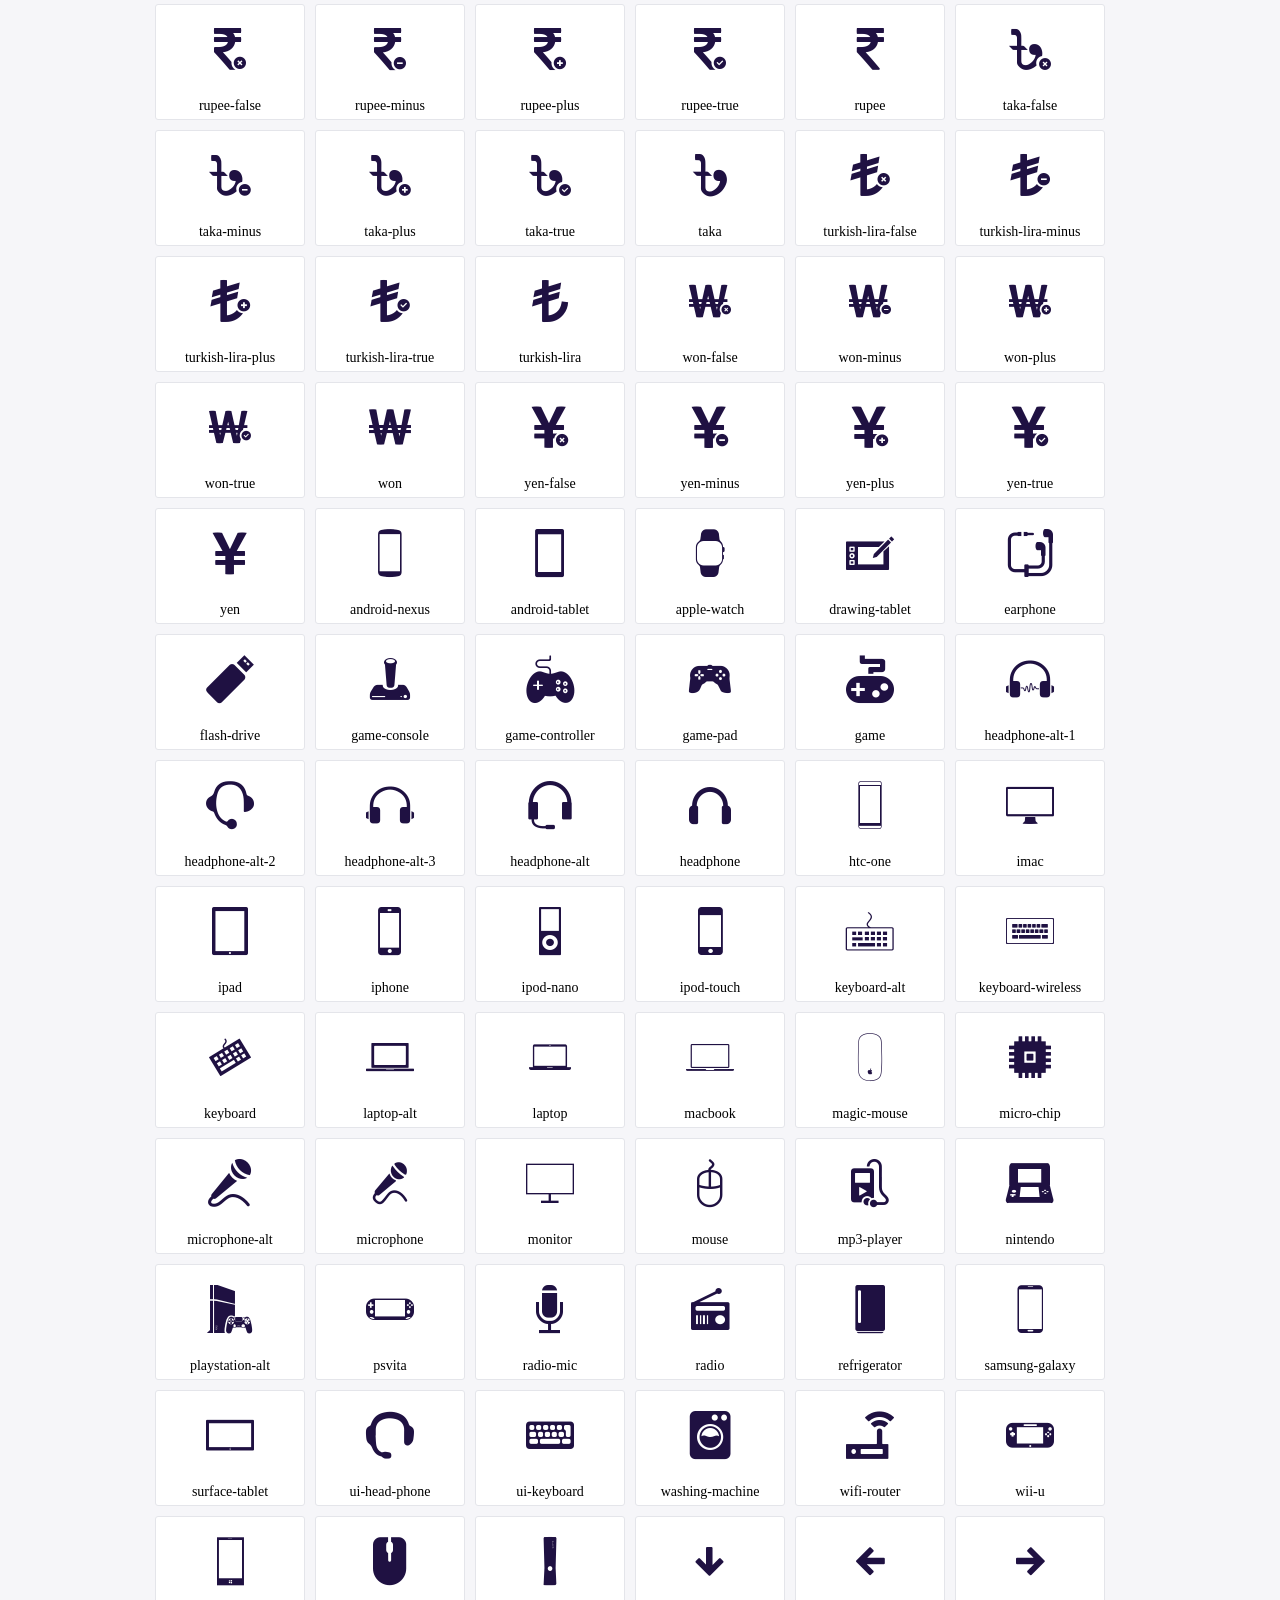
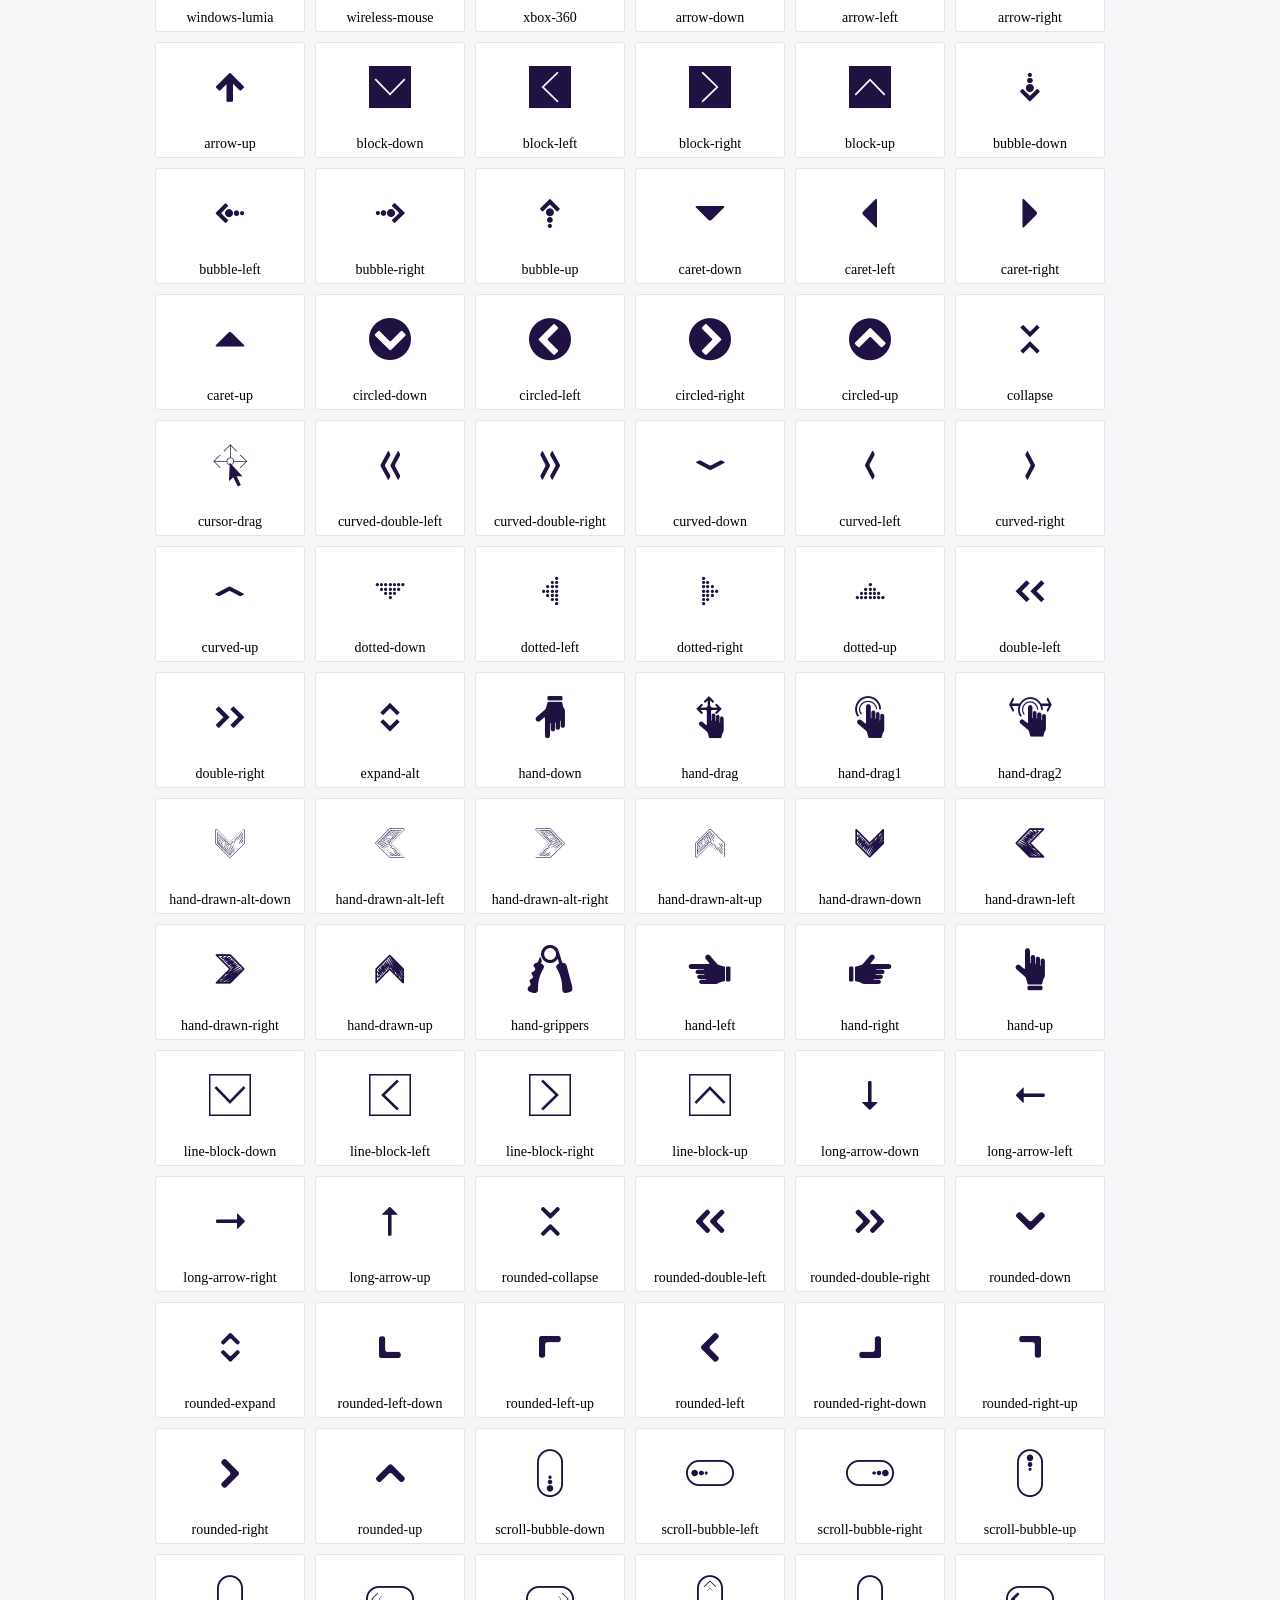
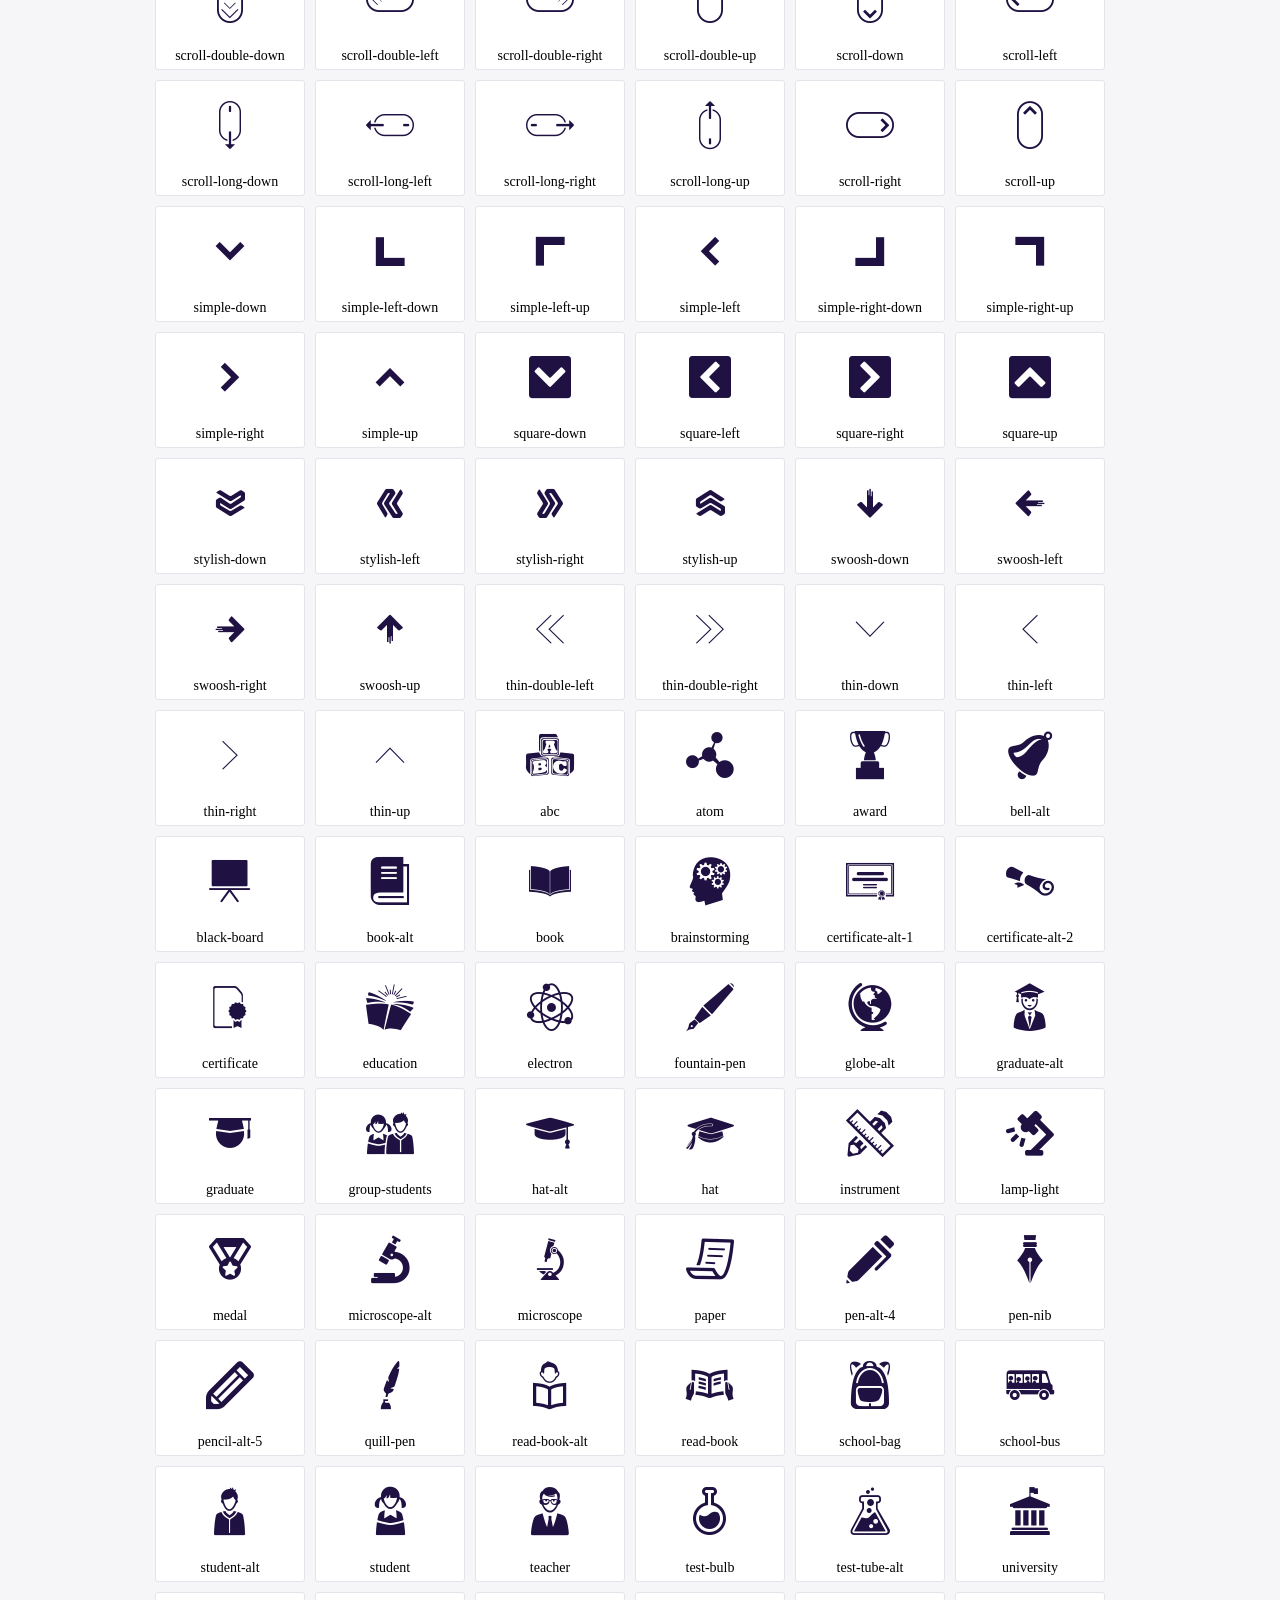
<file: fonts/icofont/demo.html>
<!DOCTYPE html>
	<html>
	<head>
		<meta charset="utf-8">
		<title>Examples | IcoFont</title>
		<link rel="stylesheet" type="text/css" href="./icofont.min.css">
		<style type="text/css">
			body {
				margin: 0;
				padding: 0;
				background: #F6F6F9;
			}
			.header {
				border-bottom: 1px solid #DCDCE1;
				padding: 10px 0;
				margin-bottom: 10px;
			}
			.container {
				width: 980px;
				margin: 0 auto;
			}
			.ico-title {
				font-size: 2em;
			}
			.iconlist {
				margin: 0;
				padding: 0;
				list-style: none;
				text-align: center;
				width: 100%;
				display: flex;
				flex-wrap: wrap;
				flex-direction: row;
			}
			.iconlist li {
				position: relative;
				margin: 5px;
				width: 150px;
				cursor: pointer;
			}
			.iconlist li .icon-holder {
				position: relative;
				text-align: center;
				border-radius: 3px;
				overflow: hidden;
				padding-bottom: 5px;
				background: #ffffff;
				border: 1px solid #E4E5EA;
				transition: all 0.2s linear 0s;
			}
			.iconlist li .icon-holder:hover {
				background: #00C3DA;
				color: #ffffff;
			}
			.iconlist li .icon-holder:hover .icon i {
				color: #ffffff;
			}
			.iconlist li .icon-holder .icon {
				padding: 20px;
				text-align: center;
			}
			.iconlist li .icon-holder .icon i {
				font-size: 3em;
				color: #1F1142;
			}
			.iconlist li .icon-holder span {
				font-size: 14px;
				display: block;
				margin-top: 5px;
				border-radius: 3px;
			}
		</style>
	</head>
	<body>
	<div class="header">
		<div class="container">
			<h1 class="ico-title"> IcoFont Icons </h1>
		</div>
	</div>
	<div class="container">
		<ul class="iconlist">
		
		<li>
			<div class="icon-holder">
				<div class="icon"> 
					<i class="icofont-angry-monster"></i>
				</div> 
				<span> angry-monster </span>
			</div>
		</li>
		
		<li>
			<div class="icon-holder">
				<div class="icon"> 
					<i class="icofont-bathtub"></i>
				</div> 
				<span> bathtub </span>
			</div>
		</li>
		
		<li>
			<div class="icon-holder">
				<div class="icon"> 
					<i class="icofont-bird-wings"></i>
				</div> 
				<span> bird-wings </span>
			</div>
		</li>
		
		<li>
			<div class="icon-holder">
				<div class="icon"> 
					<i class="icofont-bow"></i>
				</div> 
				<span> bow </span>
			</div>
		</li>
		
		<li>
			<div class="icon-holder">
				<div class="icon"> 
					<i class="icofont-castle"></i>
				</div> 
				<span> castle </span>
			</div>
		</li>
		
		<li>
			<div class="icon-holder">
				<div class="icon"> 
					<i class="icofont-circuit"></i>
				</div> 
				<span> circuit </span>
			</div>
		</li>
		
		<li>
			<div class="icon-holder">
				<div class="icon"> 
					<i class="icofont-crown-king"></i>
				</div> 
				<span> crown-king </span>
			</div>
		</li>
		
		<li>
			<div class="icon-holder">
				<div class="icon"> 
					<i class="icofont-crown-queen"></i>
				</div> 
				<span> crown-queen </span>
			</div>
		</li>
		
		<li>
			<div class="icon-holder">
				<div class="icon"> 
					<i class="icofont-dart"></i>
				</div> 
				<span> dart </span>
			</div>
		</li>
		
		<li>
			<div class="icon-holder">
				<div class="icon"> 
					<i class="icofont-disability-race"></i>
				</div> 
				<span> disability-race </span>
			</div>
		</li>
		
		<li>
			<div class="icon-holder">
				<div class="icon"> 
					<i class="icofont-diving-goggle"></i>
				</div> 
				<span> diving-goggle </span>
			</div>
		</li>
		
		<li>
			<div class="icon-holder">
				<div class="icon"> 
					<i class="icofont-eye-open"></i>
				</div> 
				<span> eye-open </span>
			</div>
		</li>
		
		<li>
			<div class="icon-holder">
				<div class="icon"> 
					<i class="icofont-flora-flower"></i>
				</div> 
				<span> flora-flower </span>
			</div>
		</li>
		
		<li>
			<div class="icon-holder">
				<div class="icon"> 
					<i class="icofont-flora"></i>
				</div> 
				<span> flora </span>
			</div>
		</li>
		
		<li>
			<div class="icon-holder">
				<div class="icon"> 
					<i class="icofont-gift-box"></i>
				</div> 
				<span> gift-box </span>
			</div>
		</li>
		
		<li>
			<div class="icon-holder">
				<div class="icon"> 
					<i class="icofont-halloween-pumpkin"></i>
				</div> 
				<span> halloween-pumpkin </span>
			</div>
		</li>
		
		<li>
			<div class="icon-holder">
				<div class="icon"> 
					<i class="icofont-hand-power"></i>
				</div> 
				<span> hand-power </span>
			</div>
		</li>
		
		<li>
			<div class="icon-holder">
				<div class="icon"> 
					<i class="icofont-hand-thunder"></i>
				</div> 
				<span> hand-thunder </span>
			</div>
		</li>
		
		<li>
			<div class="icon-holder">
				<div class="icon"> 
					<i class="icofont-king-monster"></i>
				</div> 
				<span> king-monster </span>
			</div>
		</li>
		
		<li>
			<div class="icon-holder">
				<div class="icon"> 
					<i class="icofont-love"></i>
				</div> 
				<span> love </span>
			</div>
		</li>
		
		<li>
			<div class="icon-holder">
				<div class="icon"> 
					<i class="icofont-magician-hat"></i>
				</div> 
				<span> magician-hat </span>
			</div>
		</li>
		
		<li>
			<div class="icon-holder">
				<div class="icon"> 
					<i class="icofont-native-american"></i>
				</div> 
				<span> native-american </span>
			</div>
		</li>
		
		<li>
			<div class="icon-holder">
				<div class="icon"> 
					<i class="icofont-owl-look"></i>
				</div> 
				<span> owl-look </span>
			</div>
		</li>
		
		<li>
			<div class="icon-holder">
				<div class="icon"> 
					<i class="icofont-phoenix"></i>
				</div> 
				<span> phoenix </span>
			</div>
		</li>
		
		<li>
			<div class="icon-holder">
				<div class="icon"> 
					<i class="icofont-robot-face"></i>
				</div> 
				<span> robot-face </span>
			</div>
		</li>
		
		<li>
			<div class="icon-holder">
				<div class="icon"> 
					<i class="icofont-sand-clock"></i>
				</div> 
				<span> sand-clock </span>
			</div>
		</li>
		
		<li>
			<div class="icon-holder">
				<div class="icon"> 
					<i class="icofont-shield-alt"></i>
				</div> 
				<span> shield-alt </span>
			</div>
		</li>
		
		<li>
			<div class="icon-holder">
				<div class="icon"> 
					<i class="icofont-ship-wheel"></i>
				</div> 
				<span> ship-wheel </span>
			</div>
		</li>
		
		<li>
			<div class="icon-holder">
				<div class="icon"> 
					<i class="icofont-skull-danger"></i>
				</div> 
				<span> skull-danger </span>
			</div>
		</li>
		
		<li>
			<div class="icon-holder">
				<div class="icon"> 
					<i class="icofont-skull-face"></i>
				</div> 
				<span> skull-face </span>
			</div>
		</li>
		
		<li>
			<div class="icon-holder">
				<div class="icon"> 
					<i class="icofont-snowmobile"></i>
				</div> 
				<span> snowmobile </span>
			</div>
		</li>
		
		<li>
			<div class="icon-holder">
				<div class="icon"> 
					<i class="icofont-space-shuttle"></i>
				</div> 
				<span> space-shuttle </span>
			</div>
		</li>
		
		<li>
			<div class="icon-holder">
				<div class="icon"> 
					<i class="icofont-star-shape"></i>
				</div> 
				<span> star-shape </span>
			</div>
		</li>
		
		<li>
			<div class="icon-holder">
				<div class="icon"> 
					<i class="icofont-swirl"></i>
				</div> 
				<span> swirl </span>
			</div>
		</li>
		
		<li>
			<div class="icon-holder">
				<div class="icon"> 
					<i class="icofont-tattoo-wing"></i>
				</div> 
				<span> tattoo-wing </span>
			</div>
		</li>
		
		<li>
			<div class="icon-holder">
				<div class="icon"> 
					<i class="icofont-throne"></i>
				</div> 
				<span> throne </span>
			</div>
		</li>
		
		<li>
			<div class="icon-holder">
				<div class="icon"> 
					<i class="icofont-tree-alt"></i>
				</div> 
				<span> tree-alt </span>
			</div>
		</li>
		
		<li>
			<div class="icon-holder">
				<div class="icon"> 
					<i class="icofont-triangle"></i>
				</div> 
				<span> triangle </span>
			</div>
		</li>
		
		<li>
			<div class="icon-holder">
				<div class="icon"> 
					<i class="icofont-unity-hand"></i>
				</div> 
				<span> unity-hand </span>
			</div>
		</li>
		
		<li>
			<div class="icon-holder">
				<div class="icon"> 
					<i class="icofont-weed"></i>
				</div> 
				<span> weed </span>
			</div>
		</li>
		
		<li>
			<div class="icon-holder">
				<div class="icon"> 
					<i class="icofont-woman-bird"></i>
				</div> 
				<span> woman-bird </span>
			</div>
		</li>
		
		<li>
			<div class="icon-holder">
				<div class="icon"> 
					<i class="icofont-bat"></i>
				</div> 
				<span> bat </span>
			</div>
		</li>
		
		<li>
			<div class="icon-holder">
				<div class="icon"> 
					<i class="icofont-bear-face"></i>
				</div> 
				<span> bear-face </span>
			</div>
		</li>
		
		<li>
			<div class="icon-holder">
				<div class="icon"> 
					<i class="icofont-bear-tracks"></i>
				</div> 
				<span> bear-tracks </span>
			</div>
		</li>
		
		<li>
			<div class="icon-holder">
				<div class="icon"> 
					<i class="icofont-bear"></i>
				</div> 
				<span> bear </span>
			</div>
		</li>
		
		<li>
			<div class="icon-holder">
				<div class="icon"> 
					<i class="icofont-bird-alt"></i>
				</div> 
				<span> bird-alt </span>
			</div>
		</li>
		
		<li>
			<div class="icon-holder">
				<div class="icon"> 
					<i class="icofont-bird-flying"></i>
				</div> 
				<span> bird-flying </span>
			</div>
		</li>
		
		<li>
			<div class="icon-holder">
				<div class="icon"> 
					<i class="icofont-bird"></i>
				</div> 
				<span> bird </span>
			</div>
		</li>
		
		<li>
			<div class="icon-holder">
				<div class="icon"> 
					<i class="icofont-birds"></i>
				</div> 
				<span> birds </span>
			</div>
		</li>
		
		<li>
			<div class="icon-holder">
				<div class="icon"> 
					<i class="icofont-bone"></i>
				</div> 
				<span> bone </span>
			</div>
		</li>
		
		<li>
			<div class="icon-holder">
				<div class="icon"> 
					<i class="icofont-bull"></i>
				</div> 
				<span> bull </span>
			</div>
		</li>
		
		<li>
			<div class="icon-holder">
				<div class="icon"> 
					<i class="icofont-butterfly-alt"></i>
				</div> 
				<span> butterfly-alt </span>
			</div>
		</li>
		
		<li>
			<div class="icon-holder">
				<div class="icon"> 
					<i class="icofont-butterfly"></i>
				</div> 
				<span> butterfly </span>
			</div>
		</li>
		
		<li>
			<div class="icon-holder">
				<div class="icon"> 
					<i class="icofont-camel-alt"></i>
				</div> 
				<span> camel-alt </span>
			</div>
		</li>
		
		<li>
			<div class="icon-holder">
				<div class="icon"> 
					<i class="icofont-camel-head"></i>
				</div> 
				<span> camel-head </span>
			</div>
		</li>
		
		<li>
			<div class="icon-holder">
				<div class="icon"> 
					<i class="icofont-camel"></i>
				</div> 
				<span> camel </span>
			</div>
		</li>
		
		<li>
			<div class="icon-holder">
				<div class="icon"> 
					<i class="icofont-cat-alt-1"></i>
				</div> 
				<span> cat-alt-1 </span>
			</div>
		</li>
		
		<li>
			<div class="icon-holder">
				<div class="icon"> 
					<i class="icofont-cat-alt-2"></i>
				</div> 
				<span> cat-alt-2 </span>
			</div>
		</li>
		
		<li>
			<div class="icon-holder">
				<div class="icon"> 
					<i class="icofont-cat-alt-3"></i>
				</div> 
				<span> cat-alt-3 </span>
			</div>
		</li>
		
		<li>
			<div class="icon-holder">
				<div class="icon"> 
					<i class="icofont-cat-dog"></i>
				</div> 
				<span> cat-dog </span>
			</div>
		</li>
		
		<li>
			<div class="icon-holder">
				<div class="icon"> 
					<i class="icofont-cat-face"></i>
				</div> 
				<span> cat-face </span>
			</div>
		</li>
		
		<li>
			<div class="icon-holder">
				<div class="icon"> 
					<i class="icofont-cat"></i>
				</div> 
				<span> cat </span>
			</div>
		</li>
		
		<li>
			<div class="icon-holder">
				<div class="icon"> 
					<i class="icofont-cow-head"></i>
				</div> 
				<span> cow-head </span>
			</div>
		</li>
		
		<li>
			<div class="icon-holder">
				<div class="icon"> 
					<i class="icofont-cow"></i>
				</div> 
				<span> cow </span>
			</div>
		</li>
		
		<li>
			<div class="icon-holder">
				<div class="icon"> 
					<i class="icofont-crab"></i>
				</div> 
				<span> crab </span>
			</div>
		</li>
		
		<li>
			<div class="icon-holder">
				<div class="icon"> 
					<i class="icofont-crocodile"></i>
				</div> 
				<span> crocodile </span>
			</div>
		</li>
		
		<li>
			<div class="icon-holder">
				<div class="icon"> 
					<i class="icofont-deer-head"></i>
				</div> 
				<span> deer-head </span>
			</div>
		</li>
		
		<li>
			<div class="icon-holder">
				<div class="icon"> 
					<i class="icofont-dog-alt"></i>
				</div> 
				<span> dog-alt </span>
			</div>
		</li>
		
		<li>
			<div class="icon-holder">
				<div class="icon"> 
					<i class="icofont-dog-barking"></i>
				</div> 
				<span> dog-barking </span>
			</div>
		</li>
		
		<li>
			<div class="icon-holder">
				<div class="icon"> 
					<i class="icofont-dog"></i>
				</div> 
				<span> dog </span>
			</div>
		</li>
		
		<li>
			<div class="icon-holder">
				<div class="icon"> 
					<i class="icofont-dolphin"></i>
				</div> 
				<span> dolphin </span>
			</div>
		</li>
		
		<li>
			<div class="icon-holder">
				<div class="icon"> 
					<i class="icofont-duck-tracks"></i>
				</div> 
				<span> duck-tracks </span>
			</div>
		</li>
		
		<li>
			<div class="icon-holder">
				<div class="icon"> 
					<i class="icofont-eagle-head"></i>
				</div> 
				<span> eagle-head </span>
			</div>
		</li>
		
		<li>
			<div class="icon-holder">
				<div class="icon"> 
					<i class="icofont-eaten-fish"></i>
				</div> 
				<span> eaten-fish </span>
			</div>
		</li>
		
		<li>
			<div class="icon-holder">
				<div class="icon"> 
					<i class="icofont-elephant-alt"></i>
				</div> 
				<span> elephant-alt </span>
			</div>
		</li>
		
		<li>
			<div class="icon-holder">
				<div class="icon"> 
					<i class="icofont-elephant-head-alt"></i>
				</div> 
				<span> elephant-head-alt </span>
			</div>
		</li>
		
		<li>
			<div class="icon-holder">
				<div class="icon"> 
					<i class="icofont-elephant-head"></i>
				</div> 
				<span> elephant-head </span>
			</div>
		</li>
		
		<li>
			<div class="icon-holder">
				<div class="icon"> 
					<i class="icofont-elephant"></i>
				</div> 
				<span> elephant </span>
			</div>
		</li>
		
		<li>
			<div class="icon-holder">
				<div class="icon"> 
					<i class="icofont-elk"></i>
				</div> 
				<span> elk </span>
			</div>
		</li>
		
		<li>
			<div class="icon-holder">
				<div class="icon"> 
					<i class="icofont-fish-1"></i>
				</div> 
				<span> fish-1 </span>
			</div>
		</li>
		
		<li>
			<div class="icon-holder">
				<div class="icon"> 
					<i class="icofont-fish-2"></i>
				</div> 
				<span> fish-2 </span>
			</div>
		</li>
		
		<li>
			<div class="icon-holder">
				<div class="icon"> 
					<i class="icofont-fish-3"></i>
				</div> 
				<span> fish-3 </span>
			</div>
		</li>
		
		<li>
			<div class="icon-holder">
				<div class="icon"> 
					<i class="icofont-fish-4"></i>
				</div> 
				<span> fish-4 </span>
			</div>
		</li>
		
		<li>
			<div class="icon-holder">
				<div class="icon"> 
					<i class="icofont-fish-5"></i>
				</div> 
				<span> fish-5 </span>
			</div>
		</li>
		
		<li>
			<div class="icon-holder">
				<div class="icon"> 
					<i class="icofont-fish"></i>
				</div> 
				<span> fish </span>
			</div>
		</li>
		
		<li>
			<div class="icon-holder">
				<div class="icon"> 
					<i class="icofont-fox-alt"></i>
				</div> 
				<span> fox-alt </span>
			</div>
		</li>
		
		<li>
			<div class="icon-holder">
				<div class="icon"> 
					<i class="icofont-fox"></i>
				</div> 
				<span> fox </span>
			</div>
		</li>
		
		<li>
			<div class="icon-holder">
				<div class="icon"> 
					<i class="icofont-frog-tracks"></i>
				</div> 
				<span> frog-tracks </span>
			</div>
		</li>
		
		<li>
			<div class="icon-holder">
				<div class="icon"> 
					<i class="icofont-frog"></i>
				</div> 
				<span> frog </span>
			</div>
		</li>
		
		<li>
			<div class="icon-holder">
				<div class="icon"> 
					<i class="icofont-froggy"></i>
				</div> 
				<span> froggy </span>
			</div>
		</li>
		
		<li>
			<div class="icon-holder">
				<div class="icon"> 
					<i class="icofont-giraffe-head-1"></i>
				</div> 
				<span> giraffe-head-1 </span>
			</div>
		</li>
		
		<li>
			<div class="icon-holder">
				<div class="icon"> 
					<i class="icofont-giraffe-head-2"></i>
				</div> 
				<span> giraffe-head-2 </span>
			</div>
		</li>
		
		<li>
			<div class="icon-holder">
				<div class="icon"> 
					<i class="icofont-giraffe-head"></i>
				</div> 
				<span> giraffe-head </span>
			</div>
		</li>
		
		<li>
			<div class="icon-holder">
				<div class="icon"> 
					<i class="icofont-giraffe"></i>
				</div> 
				<span> giraffe </span>
			</div>
		</li>
		
		<li>
			<div class="icon-holder">
				<div class="icon"> 
					<i class="icofont-goat-head"></i>
				</div> 
				<span> goat-head </span>
			</div>
		</li>
		
		<li>
			<div class="icon-holder">
				<div class="icon"> 
					<i class="icofont-gorilla"></i>
				</div> 
				<span> gorilla </span>
			</div>
		</li>
		
		<li>
			<div class="icon-holder">
				<div class="icon"> 
					<i class="icofont-hen-tracks"></i>
				</div> 
				<span> hen-tracks </span>
			</div>
		</li>
		
		<li>
			<div class="icon-holder">
				<div class="icon"> 
					<i class="icofont-horse-head-1"></i>
				</div> 
				<span> horse-head-1 </span>
			</div>
		</li>
		
		<li>
			<div class="icon-holder">
				<div class="icon"> 
					<i class="icofont-horse-head-2"></i>
				</div> 
				<span> horse-head-2 </span>
			</div>
		</li>
		
		<li>
			<div class="icon-holder">
				<div class="icon"> 
					<i class="icofont-horse-head"></i>
				</div> 
				<span> horse-head </span>
			</div>
		</li>
		
		<li>
			<div class="icon-holder">
				<div class="icon"> 
					<i class="icofont-horse-tracks"></i>
				</div> 
				<span> horse-tracks </span>
			</div>
		</li>
		
		<li>
			<div class="icon-holder">
				<div class="icon"> 
					<i class="icofont-jellyfish"></i>
				</div> 
				<span> jellyfish </span>
			</div>
		</li>
		
		<li>
			<div class="icon-holder">
				<div class="icon"> 
					<i class="icofont-kangaroo"></i>
				</div> 
				<span> kangaroo </span>
			</div>
		</li>
		
		<li>
			<div class="icon-holder">
				<div class="icon"> 
					<i class="icofont-lemur"></i>
				</div> 
				<span> lemur </span>
			</div>
		</li>
		
		<li>
			<div class="icon-holder">
				<div class="icon"> 
					<i class="icofont-lion-head-1"></i>
				</div> 
				<span> lion-head-1 </span>
			</div>
		</li>
		
		<li>
			<div class="icon-holder">
				<div class="icon"> 
					<i class="icofont-lion-head-2"></i>
				</div> 
				<span> lion-head-2 </span>
			</div>
		</li>
		
		<li>
			<div class="icon-holder">
				<div class="icon"> 
					<i class="icofont-lion-head"></i>
				</div> 
				<span> lion-head </span>
			</div>
		</li>
		
		<li>
			<div class="icon-holder">
				<div class="icon"> 
					<i class="icofont-lion"></i>
				</div> 
				<span> lion </span>
			</div>
		</li>
		
		<li>
			<div class="icon-holder">
				<div class="icon"> 
					<i class="icofont-monkey-2"></i>
				</div> 
				<span> monkey-2 </span>
			</div>
		</li>
		
		<li>
			<div class="icon-holder">
				<div class="icon"> 
					<i class="icofont-monkey-3"></i>
				</div> 
				<span> monkey-3 </span>
			</div>
		</li>
		
		<li>
			<div class="icon-holder">
				<div class="icon"> 
					<i class="icofont-monkey-face"></i>
				</div> 
				<span> monkey-face </span>
			</div>
		</li>
		
		<li>
			<div class="icon-holder">
				<div class="icon"> 
					<i class="icofont-monkey"></i>
				</div> 
				<span> monkey </span>
			</div>
		</li>
		
		<li>
			<div class="icon-holder">
				<div class="icon"> 
					<i class="icofont-octopus-alt"></i>
				</div> 
				<span> octopus-alt </span>
			</div>
		</li>
		
		<li>
			<div class="icon-holder">
				<div class="icon"> 
					<i class="icofont-octopus"></i>
				</div> 
				<span> octopus </span>
			</div>
		</li>
		
		<li>
			<div class="icon-holder">
				<div class="icon"> 
					<i class="icofont-owl"></i>
				</div> 
				<span> owl </span>
			</div>
		</li>
		
		<li>
			<div class="icon-holder">
				<div class="icon"> 
					<i class="icofont-panda-face"></i>
				</div> 
				<span> panda-face </span>
			</div>
		</li>
		
		<li>
			<div class="icon-holder">
				<div class="icon"> 
					<i class="icofont-panda"></i>
				</div> 
				<span> panda </span>
			</div>
		</li>
		
		<li>
			<div class="icon-holder">
				<div class="icon"> 
					<i class="icofont-panther"></i>
				</div> 
				<span> panther </span>
			</div>
		</li>
		
		<li>
			<div class="icon-holder">
				<div class="icon"> 
					<i class="icofont-parrot-lip"></i>
				</div> 
				<span> parrot-lip </span>
			</div>
		</li>
		
		<li>
			<div class="icon-holder">
				<div class="icon"> 
					<i class="icofont-parrot"></i>
				</div> 
				<span> parrot </span>
			</div>
		</li>
		
		<li>
			<div class="icon-holder">
				<div class="icon"> 
					<i class="icofont-paw"></i>
				</div> 
				<span> paw </span>
			</div>
		</li>
		
		<li>
			<div class="icon-holder">
				<div class="icon"> 
					<i class="icofont-pelican"></i>
				</div> 
				<span> pelican </span>
			</div>
		</li>
		
		<li>
			<div class="icon-holder">
				<div class="icon"> 
					<i class="icofont-penguin"></i>
				</div> 
				<span> penguin </span>
			</div>
		</li>
		
		<li>
			<div class="icon-holder">
				<div class="icon"> 
					<i class="icofont-pig-face"></i>
				</div> 
				<span> pig-face </span>
			</div>
		</li>
		
		<li>
			<div class="icon-holder">
				<div class="icon"> 
					<i class="icofont-pig"></i>
				</div> 
				<span> pig </span>
			</div>
		</li>
		
		<li>
			<div class="icon-holder">
				<div class="icon"> 
					<i class="icofont-pigeon-1"></i>
				</div> 
				<span> pigeon-1 </span>
			</div>
		</li>
		
		<li>
			<div class="icon-holder">
				<div class="icon"> 
					<i class="icofont-pigeon-2"></i>
				</div> 
				<span> pigeon-2 </span>
			</div>
		</li>
		
		<li>
			<div class="icon-holder">
				<div class="icon"> 
					<i class="icofont-pigeon"></i>
				</div> 
				<span> pigeon </span>
			</div>
		</li>
		
		<li>
			<div class="icon-holder">
				<div class="icon"> 
					<i class="icofont-rabbit"></i>
				</div> 
				<span> rabbit </span>
			</div>
		</li>
		
		<li>
			<div class="icon-holder">
				<div class="icon"> 
					<i class="icofont-rat"></i>
				</div> 
				<span> rat </span>
			</div>
		</li>
		
		<li>
			<div class="icon-holder">
				<div class="icon"> 
					<i class="icofont-rhino-head"></i>
				</div> 
				<span> rhino-head </span>
			</div>
		</li>
		
		<li>
			<div class="icon-holder">
				<div class="icon"> 
					<i class="icofont-rhino"></i>
				</div> 
				<span> rhino </span>
			</div>
		</li>
		
		<li>
			<div class="icon-holder">
				<div class="icon"> 
					<i class="icofont-rooster"></i>
				</div> 
				<span> rooster </span>
			</div>
		</li>
		
		<li>
			<div class="icon-holder">
				<div class="icon"> 
					<i class="icofont-seahorse"></i>
				</div> 
				<span> seahorse </span>
			</div>
		</li>
		
		<li>
			<div class="icon-holder">
				<div class="icon"> 
					<i class="icofont-seal"></i>
				</div> 
				<span> seal </span>
			</div>
		</li>
		
		<li>
			<div class="icon-holder">
				<div class="icon"> 
					<i class="icofont-shrimp-alt"></i>
				</div> 
				<span> shrimp-alt </span>
			</div>
		</li>
		
		<li>
			<div class="icon-holder">
				<div class="icon"> 
					<i class="icofont-shrimp"></i>
				</div> 
				<span> shrimp </span>
			</div>
		</li>
		
		<li>
			<div class="icon-holder">
				<div class="icon"> 
					<i class="icofont-snail-1"></i>
				</div> 
				<span> snail-1 </span>
			</div>
		</li>
		
		<li>
			<div class="icon-holder">
				<div class="icon"> 
					<i class="icofont-snail-2"></i>
				</div> 
				<span> snail-2 </span>
			</div>
		</li>
		
		<li>
			<div class="icon-holder">
				<div class="icon"> 
					<i class="icofont-snail-3"></i>
				</div> 
				<span> snail-3 </span>
			</div>
		</li>
		
		<li>
			<div class="icon-holder">
				<div class="icon"> 
					<i class="icofont-snail"></i>
				</div> 
				<span> snail </span>
			</div>
		</li>
		
		<li>
			<div class="icon-holder">
				<div class="icon"> 
					<i class="icofont-snake"></i>
				</div> 
				<span> snake </span>
			</div>
		</li>
		
		<li>
			<div class="icon-holder">
				<div class="icon"> 
					<i class="icofont-squid"></i>
				</div> 
				<span> squid </span>
			</div>
		</li>
		
		<li>
			<div class="icon-holder">
				<div class="icon"> 
					<i class="icofont-squirrel"></i>
				</div> 
				<span> squirrel </span>
			</div>
		</li>
		
		<li>
			<div class="icon-holder">
				<div class="icon"> 
					<i class="icofont-tiger-face"></i>
				</div> 
				<span> tiger-face </span>
			</div>
		</li>
		
		<li>
			<div class="icon-holder">
				<div class="icon"> 
					<i class="icofont-tiger"></i>
				</div> 
				<span> tiger </span>
			</div>
		</li>
		
		<li>
			<div class="icon-holder">
				<div class="icon"> 
					<i class="icofont-turtle"></i>
				</div> 
				<span> turtle </span>
			</div>
		</li>
		
		<li>
			<div class="icon-holder">
				<div class="icon"> 
					<i class="icofont-whale"></i>
				</div> 
				<span> whale </span>
			</div>
		</li>
		
		<li>
			<div class="icon-holder">
				<div class="icon"> 
					<i class="icofont-woodpecker"></i>
				</div> 
				<span> woodpecker </span>
			</div>
		</li>
		
		<li>
			<div class="icon-holder">
				<div class="icon"> 
					<i class="icofont-zebra"></i>
				</div> 
				<span> zebra </span>
			</div>
		</li>
		
		<li>
			<div class="icon-holder">
				<div class="icon"> 
					<i class="icofont-brand-acer"></i>
				</div> 
				<span> brand-acer </span>
			</div>
		</li>
		
		<li>
			<div class="icon-holder">
				<div class="icon"> 
					<i class="icofont-brand-adidas"></i>
				</div> 
				<span> brand-adidas </span>
			</div>
		</li>
		
		<li>
			<div class="icon-holder">
				<div class="icon"> 
					<i class="icofont-brand-adobe"></i>
				</div> 
				<span> brand-adobe </span>
			</div>
		</li>
		
		<li>
			<div class="icon-holder">
				<div class="icon"> 
					<i class="icofont-brand-air-new-zealand"></i>
				</div> 
				<span> brand-air-new-zealand </span>
			</div>
		</li>
		
		<li>
			<div class="icon-holder">
				<div class="icon"> 
					<i class="icofont-brand-airbnb"></i>
				</div> 
				<span> brand-airbnb </span>
			</div>
		</li>
		
		<li>
			<div class="icon-holder">
				<div class="icon"> 
					<i class="icofont-brand-aircell"></i>
				</div> 
				<span> brand-aircell </span>
			</div>
		</li>
		
		<li>
			<div class="icon-holder">
				<div class="icon"> 
					<i class="icofont-brand-airtel"></i>
				</div> 
				<span> brand-airtel </span>
			</div>
		</li>
		
		<li>
			<div class="icon-holder">
				<div class="icon"> 
					<i class="icofont-brand-alcatel"></i>
				</div> 
				<span> brand-alcatel </span>
			</div>
		</li>
		
		<li>
			<div class="icon-holder">
				<div class="icon"> 
					<i class="icofont-brand-alibaba"></i>
				</div> 
				<span> brand-alibaba </span>
			</div>
		</li>
		
		<li>
			<div class="icon-holder">
				<div class="icon"> 
					<i class="icofont-brand-aliexpress"></i>
				</div> 
				<span> brand-aliexpress </span>
			</div>
		</li>
		
		<li>
			<div class="icon-holder">
				<div class="icon"> 
					<i class="icofont-brand-alipay"></i>
				</div> 
				<span> brand-alipay </span>
			</div>
		</li>
		
		<li>
			<div class="icon-holder">
				<div class="icon"> 
					<i class="icofont-brand-amazon"></i>
				</div> 
				<span> brand-amazon </span>
			</div>
		</li>
		
		<li>
			<div class="icon-holder">
				<div class="icon"> 
					<i class="icofont-brand-amd"></i>
				</div> 
				<span> brand-amd </span>
			</div>
		</li>
		
		<li>
			<div class="icon-holder">
				<div class="icon"> 
					<i class="icofont-brand-american-airlines"></i>
				</div> 
				<span> brand-american-airlines </span>
			</div>
		</li>
		
		<li>
			<div class="icon-holder">
				<div class="icon"> 
					<i class="icofont-brand-android-robot"></i>
				</div> 
				<span> brand-android-robot </span>
			</div>
		</li>
		
		<li>
			<div class="icon-holder">
				<div class="icon"> 
					<i class="icofont-brand-android"></i>
				</div> 
				<span> brand-android </span>
			</div>
		</li>
		
		<li>
			<div class="icon-holder">
				<div class="icon"> 
					<i class="icofont-brand-aol"></i>
				</div> 
				<span> brand-aol </span>
			</div>
		</li>
		
		<li>
			<div class="icon-holder">
				<div class="icon"> 
					<i class="icofont-brand-apple"></i>
				</div> 
				<span> brand-apple </span>
			</div>
		</li>
		
		<li>
			<div class="icon-holder">
				<div class="icon"> 
					<i class="icofont-brand-appstore"></i>
				</div> 
				<span> brand-appstore </span>
			</div>
		</li>
		
		<li>
			<div class="icon-holder">
				<div class="icon"> 
					<i class="icofont-brand-asus"></i>
				</div> 
				<span> brand-asus </span>
			</div>
		</li>
		
		<li>
			<div class="icon-holder">
				<div class="icon"> 
					<i class="icofont-brand-ati"></i>
				</div> 
				<span> brand-ati </span>
			</div>
		</li>
		
		<li>
			<div class="icon-holder">
				<div class="icon"> 
					<i class="icofont-brand-att"></i>
				</div> 
				<span> brand-att </span>
			</div>
		</li>
		
		<li>
			<div class="icon-holder">
				<div class="icon"> 
					<i class="icofont-brand-audi"></i>
				</div> 
				<span> brand-audi </span>
			</div>
		</li>
		
		<li>
			<div class="icon-holder">
				<div class="icon"> 
					<i class="icofont-brand-axiata"></i>
				</div> 
				<span> brand-axiata </span>
			</div>
		</li>
		
		<li>
			<div class="icon-holder">
				<div class="icon"> 
					<i class="icofont-brand-bada"></i>
				</div> 
				<span> brand-bada </span>
			</div>
		</li>
		
		<li>
			<div class="icon-holder">
				<div class="icon"> 
					<i class="icofont-brand-bbc"></i>
				</div> 
				<span> brand-bbc </span>
			</div>
		</li>
		
		<li>
			<div class="icon-holder">
				<div class="icon"> 
					<i class="icofont-brand-bing"></i>
				</div> 
				<span> brand-bing </span>
			</div>
		</li>
		
		<li>
			<div class="icon-holder">
				<div class="icon"> 
					<i class="icofont-brand-blackberry"></i>
				</div> 
				<span> brand-blackberry </span>
			</div>
		</li>
		
		<li>
			<div class="icon-holder">
				<div class="icon"> 
					<i class="icofont-brand-bmw"></i>
				</div> 
				<span> brand-bmw </span>
			</div>
		</li>
		
		<li>
			<div class="icon-holder">
				<div class="icon"> 
					<i class="icofont-brand-box"></i>
				</div> 
				<span> brand-box </span>
			</div>
		</li>
		
		<li>
			<div class="icon-holder">
				<div class="icon"> 
					<i class="icofont-brand-burger-king"></i>
				</div> 
				<span> brand-burger-king </span>
			</div>
		</li>
		
		<li>
			<div class="icon-holder">
				<div class="icon"> 
					<i class="icofont-brand-business-insider"></i>
				</div> 
				<span> brand-business-insider </span>
			</div>
		</li>
		
		<li>
			<div class="icon-holder">
				<div class="icon"> 
					<i class="icofont-brand-buzzfeed"></i>
				</div> 
				<span> brand-buzzfeed </span>
			</div>
		</li>
		
		<li>
			<div class="icon-holder">
				<div class="icon"> 
					<i class="icofont-brand-cannon"></i>
				</div> 
				<span> brand-cannon </span>
			</div>
		</li>
		
		<li>
			<div class="icon-holder">
				<div class="icon"> 
					<i class="icofont-brand-casio"></i>
				</div> 
				<span> brand-casio </span>
			</div>
		</li>
		
		<li>
			<div class="icon-holder">
				<div class="icon"> 
					<i class="icofont-brand-china-mobile"></i>
				</div> 
				<span> brand-china-mobile </span>
			</div>
		</li>
		
		<li>
			<div class="icon-holder">
				<div class="icon"> 
					<i class="icofont-brand-china-telecom"></i>
				</div> 
				<span> brand-china-telecom </span>
			</div>
		</li>
		
		<li>
			<div class="icon-holder">
				<div class="icon"> 
					<i class="icofont-brand-china-unicom"></i>
				</div> 
				<span> brand-china-unicom </span>
			</div>
		</li>
		
		<li>
			<div class="icon-holder">
				<div class="icon"> 
					<i class="icofont-brand-cisco"></i>
				</div> 
				<span> brand-cisco </span>
			</div>
		</li>
		
		<li>
			<div class="icon-holder">
				<div class="icon"> 
					<i class="icofont-brand-citibank"></i>
				</div> 
				<span> brand-citibank </span>
			</div>
		</li>
		
		<li>
			<div class="icon-holder">
				<div class="icon"> 
					<i class="icofont-brand-cnet"></i>
				</div> 
				<span> brand-cnet </span>
			</div>
		</li>
		
		<li>
			<div class="icon-holder">
				<div class="icon"> 
					<i class="icofont-brand-cnn"></i>
				</div> 
				<span> brand-cnn </span>
			</div>
		</li>
		
		<li>
			<div class="icon-holder">
				<div class="icon"> 
					<i class="icofont-brand-cocal-cola"></i>
				</div> 
				<span> brand-cocal-cola </span>
			</div>
		</li>
		
		<li>
			<div class="icon-holder">
				<div class="icon"> 
					<i class="icofont-brand-compaq"></i>
				</div> 
				<span> brand-compaq </span>
			</div>
		</li>
		
		<li>
			<div class="icon-holder">
				<div class="icon"> 
					<i class="icofont-brand-debian"></i>
				</div> 
				<span> brand-debian </span>
			</div>
		</li>
		
		<li>
			<div class="icon-holder">
				<div class="icon"> 
					<i class="icofont-brand-delicious"></i>
				</div> 
				<span> brand-delicious </span>
			</div>
		</li>
		
		<li>
			<div class="icon-holder">
				<div class="icon"> 
					<i class="icofont-brand-dell"></i>
				</div> 
				<span> brand-dell </span>
			</div>
		</li>
		
		<li>
			<div class="icon-holder">
				<div class="icon"> 
					<i class="icofont-brand-designbump"></i>
				</div> 
				<span> brand-designbump </span>
			</div>
		</li>
		
		<li>
			<div class="icon-holder">
				<div class="icon"> 
					<i class="icofont-brand-designfloat"></i>
				</div> 
				<span> brand-designfloat </span>
			</div>
		</li>
		
		<li>
			<div class="icon-holder">
				<div class="icon"> 
					<i class="icofont-brand-disney"></i>
				</div> 
				<span> brand-disney </span>
			</div>
		</li>
		
		<li>
			<div class="icon-holder">
				<div class="icon"> 
					<i class="icofont-brand-dodge"></i>
				</div> 
				<span> brand-dodge </span>
			</div>
		</li>
		
		<li>
			<div class="icon-holder">
				<div class="icon"> 
					<i class="icofont-brand-dove"></i>
				</div> 
				<span> brand-dove </span>
			</div>
		</li>
		
		<li>
			<div class="icon-holder">
				<div class="icon"> 
					<i class="icofont-brand-drupal"></i>
				</div> 
				<span> brand-drupal </span>
			</div>
		</li>
		
		<li>
			<div class="icon-holder">
				<div class="icon"> 
					<i class="icofont-brand-ebay"></i>
				</div> 
				<span> brand-ebay </span>
			</div>
		</li>
		
		<li>
			<div class="icon-holder">
				<div class="icon"> 
					<i class="icofont-brand-eleven"></i>
				</div> 
				<span> brand-eleven </span>
			</div>
		</li>
		
		<li>
			<div class="icon-holder">
				<div class="icon"> 
					<i class="icofont-brand-emirates"></i>
				</div> 
				<span> brand-emirates </span>
			</div>
		</li>
		
		<li>
			<div class="icon-holder">
				<div class="icon"> 
					<i class="icofont-brand-espn"></i>
				</div> 
				<span> brand-espn </span>
			</div>
		</li>
		
		<li>
			<div class="icon-holder">
				<div class="icon"> 
					<i class="icofont-brand-etihad-airways"></i>
				</div> 
				<span> brand-etihad-airways </span>
			</div>
		</li>
		
		<li>
			<div class="icon-holder">
				<div class="icon"> 
					<i class="icofont-brand-etisalat"></i>
				</div> 
				<span> brand-etisalat </span>
			</div>
		</li>
		
		<li>
			<div class="icon-holder">
				<div class="icon"> 
					<i class="icofont-brand-etsy"></i>
				</div> 
				<span> brand-etsy </span>
			</div>
		</li>
		
		<li>
			<div class="icon-holder">
				<div class="icon"> 
					<i class="icofont-brand-fastrack"></i>
				</div> 
				<span> brand-fastrack </span>
			</div>
		</li>
		
		<li>
			<div class="icon-holder">
				<div class="icon"> 
					<i class="icofont-brand-fedex"></i>
				</div> 
				<span> brand-fedex </span>
			</div>
		</li>
		
		<li>
			<div class="icon-holder">
				<div class="icon"> 
					<i class="icofont-brand-ferrari"></i>
				</div> 
				<span> brand-ferrari </span>
			</div>
		</li>
		
		<li>
			<div class="icon-holder">
				<div class="icon"> 
					<i class="icofont-brand-fitbit"></i>
				</div> 
				<span> brand-fitbit </span>
			</div>
		</li>
		
		<li>
			<div class="icon-holder">
				<div class="icon"> 
					<i class="icofont-brand-flikr"></i>
				</div> 
				<span> brand-flikr </span>
			</div>
		</li>
		
		<li>
			<div class="icon-holder">
				<div class="icon"> 
					<i class="icofont-brand-forbes"></i>
				</div> 
				<span> brand-forbes </span>
			</div>
		</li>
		
		<li>
			<div class="icon-holder">
				<div class="icon"> 
					<i class="icofont-brand-foursquare"></i>
				</div> 
				<span> brand-foursquare </span>
			</div>
		</li>
		
		<li>
			<div class="icon-holder">
				<div class="icon"> 
					<i class="icofont-brand-foxconn"></i>
				</div> 
				<span> brand-foxconn </span>
			</div>
		</li>
		
		<li>
			<div class="icon-holder">
				<div class="icon"> 
					<i class="icofont-brand-fujitsu"></i>
				</div> 
				<span> brand-fujitsu </span>
			</div>
		</li>
		
		<li>
			<div class="icon-holder">
				<div class="icon"> 
					<i class="icofont-brand-general-electric"></i>
				</div> 
				<span> brand-general-electric </span>
			</div>
		</li>
		
		<li>
			<div class="icon-holder">
				<div class="icon"> 
					<i class="icofont-brand-gillette"></i>
				</div> 
				<span> brand-gillette </span>
			</div>
		</li>
		
		<li>
			<div class="icon-holder">
				<div class="icon"> 
					<i class="icofont-brand-gizmodo"></i>
				</div> 
				<span> brand-gizmodo </span>
			</div>
		</li>
		
		<li>
			<div class="icon-holder">
				<div class="icon"> 
					<i class="icofont-brand-gnome"></i>
				</div> 
				<span> brand-gnome </span>
			</div>
		</li>
		
		<li>
			<div class="icon-holder">
				<div class="icon"> 
					<i class="icofont-brand-google"></i>
				</div> 
				<span> brand-google </span>
			</div>
		</li>
		
		<li>
			<div class="icon-holder">
				<div class="icon"> 
					<i class="icofont-brand-gopro"></i>
				</div> 
				<span> brand-gopro </span>
			</div>
		</li>
		
		<li>
			<div class="icon-holder">
				<div class="icon"> 
					<i class="icofont-brand-gucci"></i>
				</div> 
				<span> brand-gucci </span>
			</div>
		</li>
		
		<li>
			<div class="icon-holder">
				<div class="icon"> 
					<i class="icofont-brand-hallmark"></i>
				</div> 
				<span> brand-hallmark </span>
			</div>
		</li>
		
		<li>
			<div class="icon-holder">
				<div class="icon"> 
					<i class="icofont-brand-hi5"></i>
				</div> 
				<span> brand-hi5 </span>
			</div>
		</li>
		
		<li>
			<div class="icon-holder">
				<div class="icon"> 
					<i class="icofont-brand-honda"></i>
				</div> 
				<span> brand-honda </span>
			</div>
		</li>
		
		<li>
			<div class="icon-holder">
				<div class="icon"> 
					<i class="icofont-brand-hp"></i>
				</div> 
				<span> brand-hp </span>
			</div>
		</li>
		
		<li>
			<div class="icon-holder">
				<div class="icon"> 
					<i class="icofont-brand-hsbc"></i>
				</div> 
				<span> brand-hsbc </span>
			</div>
		</li>
		
		<li>
			<div class="icon-holder">
				<div class="icon"> 
					<i class="icofont-brand-htc"></i>
				</div> 
				<span> brand-htc </span>
			</div>
		</li>
		
		<li>
			<div class="icon-holder">
				<div class="icon"> 
					<i class="icofont-brand-huawei"></i>
				</div> 
				<span> brand-huawei </span>
			</div>
		</li>
		
		<li>
			<div class="icon-holder">
				<div class="icon"> 
					<i class="icofont-brand-hulu"></i>
				</div> 
				<span> brand-hulu </span>
			</div>
		</li>
		
		<li>
			<div class="icon-holder">
				<div class="icon"> 
					<i class="icofont-brand-hyundai"></i>
				</div> 
				<span> brand-hyundai </span>
			</div>
		</li>
		
		<li>
			<div class="icon-holder">
				<div class="icon"> 
					<i class="icofont-brand-ibm"></i>
				</div> 
				<span> brand-ibm </span>
			</div>
		</li>
		
		<li>
			<div class="icon-holder">
				<div class="icon"> 
					<i class="icofont-brand-icofont"></i>
				</div> 
				<span> brand-icofont </span>
			</div>
		</li>
		
		<li>
			<div class="icon-holder">
				<div class="icon"> 
					<i class="icofont-brand-icq"></i>
				</div> 
				<span> brand-icq </span>
			</div>
		</li>
		
		<li>
			<div class="icon-holder">
				<div class="icon"> 
					<i class="icofont-brand-ikea"></i>
				</div> 
				<span> brand-ikea </span>
			</div>
		</li>
		
		<li>
			<div class="icon-holder">
				<div class="icon"> 
					<i class="icofont-brand-imdb"></i>
				</div> 
				<span> brand-imdb </span>
			</div>
		</li>
		
		<li>
			<div class="icon-holder">
				<div class="icon"> 
					<i class="icofont-brand-indiegogo"></i>
				</div> 
				<span> brand-indiegogo </span>
			</div>
		</li>
		
		<li>
			<div class="icon-holder">
				<div class="icon"> 
					<i class="icofont-brand-intel"></i>
				</div> 
				<span> brand-intel </span>
			</div>
		</li>
		
		<li>
			<div class="icon-holder">
				<div class="icon"> 
					<i class="icofont-brand-ipair"></i>
				</div> 
				<span> brand-ipair </span>
			</div>
		</li>
		
		<li>
			<div class="icon-holder">
				<div class="icon"> 
					<i class="icofont-brand-jaguar"></i>
				</div> 
				<span> brand-jaguar </span>
			</div>
		</li>
		
		<li>
			<div class="icon-holder">
				<div class="icon"> 
					<i class="icofont-brand-java"></i>
				</div> 
				<span> brand-java </span>
			</div>
		</li>
		
		<li>
			<div class="icon-holder">
				<div class="icon"> 
					<i class="icofont-brand-joomla"></i>
				</div> 
				<span> brand-joomla </span>
			</div>
		</li>
		
		<li>
			<div class="icon-holder">
				<div class="icon"> 
					<i class="icofont-brand-kickstarter"></i>
				</div> 
				<span> brand-kickstarter </span>
			</div>
		</li>
		
		<li>
			<div class="icon-holder">
				<div class="icon"> 
					<i class="icofont-brand-kik"></i>
				</div> 
				<span> brand-kik </span>
			</div>
		</li>
		
		<li>
			<div class="icon-holder">
				<div class="icon"> 
					<i class="icofont-brand-lastfm"></i>
				</div> 
				<span> brand-lastfm </span>
			</div>
		</li>
		
		<li>
			<div class="icon-holder">
				<div class="icon"> 
					<i class="icofont-brand-lego"></i>
				</div> 
				<span> brand-lego </span>
			</div>
		</li>
		
		<li>
			<div class="icon-holder">
				<div class="icon"> 
					<i class="icofont-brand-lenovo"></i>
				</div> 
				<span> brand-lenovo </span>
			</div>
		</li>
		
		<li>
			<div class="icon-holder">
				<div class="icon"> 
					<i class="icofont-brand-levis"></i>
				</div> 
				<span> brand-levis </span>
			</div>
		</li>
		
		<li>
			<div class="icon-holder">
				<div class="icon"> 
					<i class="icofont-brand-lexus"></i>
				</div> 
				<span> brand-lexus </span>
			</div>
		</li>
		
		<li>
			<div class="icon-holder">
				<div class="icon"> 
					<i class="icofont-brand-lg"></i>
				</div> 
				<span> brand-lg </span>
			</div>
		</li>
		
		<li>
			<div class="icon-holder">
				<div class="icon"> 
					<i class="icofont-brand-life-hacker"></i>
				</div> 
				<span> brand-life-hacker </span>
			</div>
		</li>
		
		<li>
			<div class="icon-holder">
				<div class="icon"> 
					<i class="icofont-brand-linux-mint"></i>
				</div> 
				<span> brand-linux-mint </span>
			</div>
		</li>
		
		<li>
			<div class="icon-holder">
				<div class="icon"> 
					<i class="icofont-brand-linux"></i>
				</div> 
				<span> brand-linux </span>
			</div>
		</li>
		
		<li>
			<div class="icon-holder">
				<div class="icon"> 
					<i class="icofont-brand-lionix"></i>
				</div> 
				<span> brand-lionix </span>
			</div>
		</li>
		
		<li>
			<div class="icon-holder">
				<div class="icon"> 
					<i class="icofont-brand-loreal"></i>
				</div> 
				<span> brand-loreal </span>
			</div>
		</li>
		
		<li>
			<div class="icon-holder">
				<div class="icon"> 
					<i class="icofont-brand-louis-vuitton"></i>
				</div> 
				<span> brand-louis-vuitton </span>
			</div>
		</li>
		
		<li>
			<div class="icon-holder">
				<div class="icon"> 
					<i class="icofont-brand-mac-os"></i>
				</div> 
				<span> brand-mac-os </span>
			</div>
		</li>
		
		<li>
			<div class="icon-holder">
				<div class="icon"> 
					<i class="icofont-brand-marvel-app"></i>
				</div> 
				<span> brand-marvel-app </span>
			</div>
		</li>
		
		<li>
			<div class="icon-holder">
				<div class="icon"> 
					<i class="icofont-brand-mashable"></i>
				</div> 
				<span> brand-mashable </span>
			</div>
		</li>
		
		<li>
			<div class="icon-holder">
				<div class="icon"> 
					<i class="icofont-brand-mazda"></i>
				</div> 
				<span> brand-mazda </span>
			</div>
		</li>
		
		<li>
			<div class="icon-holder">
				<div class="icon"> 
					<i class="icofont-brand-mcdonals"></i>
				</div> 
				<span> brand-mcdonals </span>
			</div>
		</li>
		
		<li>
			<div class="icon-holder">
				<div class="icon"> 
					<i class="icofont-brand-mercedes"></i>
				</div> 
				<span> brand-mercedes </span>
			</div>
		</li>
		
		<li>
			<div class="icon-holder">
				<div class="icon"> 
					<i class="icofont-brand-micromax"></i>
				</div> 
				<span> brand-micromax </span>
			</div>
		</li>
		
		<li>
			<div class="icon-holder">
				<div class="icon"> 
					<i class="icofont-brand-microsoft"></i>
				</div> 
				<span> brand-microsoft </span>
			</div>
		</li>
		
		<li>
			<div class="icon-holder">
				<div class="icon"> 
					<i class="icofont-brand-mobileme"></i>
				</div> 
				<span> brand-mobileme </span>
			</div>
		</li>
		
		<li>
			<div class="icon-holder">
				<div class="icon"> 
					<i class="icofont-brand-mobily"></i>
				</div> 
				<span> brand-mobily </span>
			</div>
		</li>
		
		<li>
			<div class="icon-holder">
				<div class="icon"> 
					<i class="icofont-brand-motorola"></i>
				</div> 
				<span> brand-motorola </span>
			</div>
		</li>
		
		<li>
			<div class="icon-holder">
				<div class="icon"> 
					<i class="icofont-brand-msi"></i>
				</div> 
				<span> brand-msi </span>
			</div>
		</li>
		
		<li>
			<div class="icon-holder">
				<div class="icon"> 
					<i class="icofont-brand-mts"></i>
				</div> 
				<span> brand-mts </span>
			</div>
		</li>
		
		<li>
			<div class="icon-holder">
				<div class="icon"> 
					<i class="icofont-brand-myspace"></i>
				</div> 
				<span> brand-myspace </span>
			</div>
		</li>
		
		<li>
			<div class="icon-holder">
				<div class="icon"> 
					<i class="icofont-brand-mytv"></i>
				</div> 
				<span> brand-mytv </span>
			</div>
		</li>
		
		<li>
			<div class="icon-holder">
				<div class="icon"> 
					<i class="icofont-brand-nasa"></i>
				</div> 
				<span> brand-nasa </span>
			</div>
		</li>
		
		<li>
			<div class="icon-holder">
				<div class="icon"> 
					<i class="icofont-brand-natgeo"></i>
				</div> 
				<span> brand-natgeo </span>
			</div>
		</li>
		
		<li>
			<div class="icon-holder">
				<div class="icon"> 
					<i class="icofont-brand-nbc"></i>
				</div> 
				<span> brand-nbc </span>
			</div>
		</li>
		
		<li>
			<div class="icon-holder">
				<div class="icon"> 
					<i class="icofont-brand-nescafe"></i>
				</div> 
				<span> brand-nescafe </span>
			</div>
		</li>
		
		<li>
			<div class="icon-holder">
				<div class="icon"> 
					<i class="icofont-brand-nestle"></i>
				</div> 
				<span> brand-nestle </span>
			</div>
		</li>
		
		<li>
			<div class="icon-holder">
				<div class="icon"> 
					<i class="icofont-brand-netflix"></i>
				</div> 
				<span> brand-netflix </span>
			</div>
		</li>
		
		<li>
			<div class="icon-holder">
				<div class="icon"> 
					<i class="icofont-brand-nexus"></i>
				</div> 
				<span> brand-nexus </span>
			</div>
		</li>
		
		<li>
			<div class="icon-holder">
				<div class="icon"> 
					<i class="icofont-brand-nike"></i>
				</div> 
				<span> brand-nike </span>
			</div>
		</li>
		
		<li>
			<div class="icon-holder">
				<div class="icon"> 
					<i class="icofont-brand-nokia"></i>
				</div> 
				<span> brand-nokia </span>
			</div>
		</li>
		
		<li>
			<div class="icon-holder">
				<div class="icon"> 
					<i class="icofont-brand-nvidia"></i>
				</div> 
				<span> brand-nvidia </span>
			</div>
		</li>
		
		<li>
			<div class="icon-holder">
				<div class="icon"> 
					<i class="icofont-brand-omega"></i>
				</div> 
				<span> brand-omega </span>
			</div>
		</li>
		
		<li>
			<div class="icon-holder">
				<div class="icon"> 
					<i class="icofont-brand-opensuse"></i>
				</div> 
				<span> brand-opensuse </span>
			</div>
		</li>
		
		<li>
			<div class="icon-holder">
				<div class="icon"> 
					<i class="icofont-brand-oracle"></i>
				</div> 
				<span> brand-oracle </span>
			</div>
		</li>
		
		<li>
			<div class="icon-holder">
				<div class="icon"> 
					<i class="icofont-brand-panasonic"></i>
				</div> 
				<span> brand-panasonic </span>
			</div>
		</li>
		
		<li>
			<div class="icon-holder">
				<div class="icon"> 
					<i class="icofont-brand-paypal"></i>
				</div> 
				<span> brand-paypal </span>
			</div>
		</li>
		
		<li>
			<div class="icon-holder">
				<div class="icon"> 
					<i class="icofont-brand-pepsi"></i>
				</div> 
				<span> brand-pepsi </span>
			</div>
		</li>
		
		<li>
			<div class="icon-holder">
				<div class="icon"> 
					<i class="icofont-brand-philips"></i>
				</div> 
				<span> brand-philips </span>
			</div>
		</li>
		
		<li>
			<div class="icon-holder">
				<div class="icon"> 
					<i class="icofont-brand-pizza-hut"></i>
				</div> 
				<span> brand-pizza-hut </span>
			</div>
		</li>
		
		<li>
			<div class="icon-holder">
				<div class="icon"> 
					<i class="icofont-brand-playstation"></i>
				</div> 
				<span> brand-playstation </span>
			</div>
		</li>
		
		<li>
			<div class="icon-holder">
				<div class="icon"> 
					<i class="icofont-brand-puma"></i>
				</div> 
				<span> brand-puma </span>
			</div>
		</li>
		
		<li>
			<div class="icon-holder">
				<div class="icon"> 
					<i class="icofont-brand-qatar-air"></i>
				</div> 
				<span> brand-qatar-air </span>
			</div>
		</li>
		
		<li>
			<div class="icon-holder">
				<div class="icon"> 
					<i class="icofont-brand-qvc"></i>
				</div> 
				<span> brand-qvc </span>
			</div>
		</li>
		
		<li>
			<div class="icon-holder">
				<div class="icon"> 
					<i class="icofont-brand-readernaut"></i>
				</div> 
				<span> brand-readernaut </span>
			</div>
		</li>
		
		<li>
			<div class="icon-holder">
				<div class="icon"> 
					<i class="icofont-brand-redbull"></i>
				</div> 
				<span> brand-redbull </span>
			</div>
		</li>
		
		<li>
			<div class="icon-holder">
				<div class="icon"> 
					<i class="icofont-brand-reebok"></i>
				</div> 
				<span> brand-reebok </span>
			</div>
		</li>
		
		<li>
			<div class="icon-holder">
				<div class="icon"> 
					<i class="icofont-brand-reuters"></i>
				</div> 
				<span> brand-reuters </span>
			</div>
		</li>
		
		<li>
			<div class="icon-holder">
				<div class="icon"> 
					<i class="icofont-brand-samsung"></i>
				</div> 
				<span> brand-samsung </span>
			</div>
		</li>
		
		<li>
			<div class="icon-holder">
				<div class="icon"> 
					<i class="icofont-brand-sap"></i>
				</div> 
				<span> brand-sap </span>
			</div>
		</li>
		
		<li>
			<div class="icon-holder">
				<div class="icon"> 
					<i class="icofont-brand-saudia-airlines"></i>
				</div> 
				<span> brand-saudia-airlines </span>
			</div>
		</li>
		
		<li>
			<div class="icon-holder">
				<div class="icon"> 
					<i class="icofont-brand-scribd"></i>
				</div> 
				<span> brand-scribd </span>
			</div>
		</li>
		
		<li>
			<div class="icon-holder">
				<div class="icon"> 
					<i class="icofont-brand-shell"></i>
				</div> 
				<span> brand-shell </span>
			</div>
		</li>
		
		<li>
			<div class="icon-holder">
				<div class="icon"> 
					<i class="icofont-brand-siemens"></i>
				</div> 
				<span> brand-siemens </span>
			</div>
		</li>
		
		<li>
			<div class="icon-holder">
				<div class="icon"> 
					<i class="icofont-brand-sk-telecom"></i>
				</div> 
				<span> brand-sk-telecom </span>
			</div>
		</li>
		
		<li>
			<div class="icon-holder">
				<div class="icon"> 
					<i class="icofont-brand-slideshare"></i>
				</div> 
				<span> brand-slideshare </span>
			</div>
		</li>
		
		<li>
			<div class="icon-holder">
				<div class="icon"> 
					<i class="icofont-brand-smashing-magazine"></i>
				</div> 
				<span> brand-smashing-magazine </span>
			</div>
		</li>
		
		<li>
			<div class="icon-holder">
				<div class="icon"> 
					<i class="icofont-brand-snapchat"></i>
				</div> 
				<span> brand-snapchat </span>
			</div>
		</li>
		
		<li>
			<div class="icon-holder">
				<div class="icon"> 
					<i class="icofont-brand-sony-ericsson"></i>
				</div> 
				<span> brand-sony-ericsson </span>
			</div>
		</li>
		
		<li>
			<div class="icon-holder">
				<div class="icon"> 
					<i class="icofont-brand-sony"></i>
				</div> 
				<span> brand-sony </span>
			</div>
		</li>
		
		<li>
			<div class="icon-holder">
				<div class="icon"> 
					<i class="icofont-brand-soundcloud"></i>
				</div> 
				<span> brand-soundcloud </span>
			</div>
		</li>
		
		<li>
			<div class="icon-holder">
				<div class="icon"> 
					<i class="icofont-brand-sprint"></i>
				</div> 
				<span> brand-sprint </span>
			</div>
		</li>
		
		<li>
			<div class="icon-holder">
				<div class="icon"> 
					<i class="icofont-brand-squidoo"></i>
				</div> 
				<span> brand-squidoo </span>
			</div>
		</li>
		
		<li>
			<div class="icon-holder">
				<div class="icon"> 
					<i class="icofont-brand-starbucks"></i>
				</div> 
				<span> brand-starbucks </span>
			</div>
		</li>
		
		<li>
			<div class="icon-holder">
				<div class="icon"> 
					<i class="icofont-brand-stc"></i>
				</div> 
				<span> brand-stc </span>
			</div>
		</li>
		
		<li>
			<div class="icon-holder">
				<div class="icon"> 
					<i class="icofont-brand-steam"></i>
				</div> 
				<span> brand-steam </span>
			</div>
		</li>
		
		<li>
			<div class="icon-holder">
				<div class="icon"> 
					<i class="icofont-brand-suzuki"></i>
				</div> 
				<span> brand-suzuki </span>
			</div>
		</li>
		
		<li>
			<div class="icon-holder">
				<div class="icon"> 
					<i class="icofont-brand-symbian"></i>
				</div> 
				<span> brand-symbian </span>
			</div>
		</li>
		
		<li>
			<div class="icon-holder">
				<div class="icon"> 
					<i class="icofont-brand-t-mobile"></i>
				</div> 
				<span> brand-t-mobile </span>
			</div>
		</li>
		
		<li>
			<div class="icon-holder">
				<div class="icon"> 
					<i class="icofont-brand-tango"></i>
				</div> 
				<span> brand-tango </span>
			</div>
		</li>
		
		<li>
			<div class="icon-holder">
				<div class="icon"> 
					<i class="icofont-brand-target"></i>
				</div> 
				<span> brand-target </span>
			</div>
		</li>
		
		<li>
			<div class="icon-holder">
				<div class="icon"> 
					<i class="icofont-brand-tata-indicom"></i>
				</div> 
				<span> brand-tata-indicom </span>
			</div>
		</li>
		
		<li>
			<div class="icon-holder">
				<div class="icon"> 
					<i class="icofont-brand-techcrunch"></i>
				</div> 
				<span> brand-techcrunch </span>
			</div>
		</li>
		
		<li>
			<div class="icon-holder">
				<div class="icon"> 
					<i class="icofont-brand-telenor"></i>
				</div> 
				<span> brand-telenor </span>
			</div>
		</li>
		
		<li>
			<div class="icon-holder">
				<div class="icon"> 
					<i class="icofont-brand-teliasonera"></i>
				</div> 
				<span> brand-teliasonera </span>
			</div>
		</li>
		
		<li>
			<div class="icon-holder">
				<div class="icon"> 
					<i class="icofont-brand-tesla"></i>
				</div> 
				<span> brand-tesla </span>
			</div>
		</li>
		
		<li>
			<div class="icon-holder">
				<div class="icon"> 
					<i class="icofont-brand-the-verge"></i>
				</div> 
				<span> brand-the-verge </span>
			</div>
		</li>
		
		<li>
			<div class="icon-holder">
				<div class="icon"> 
					<i class="icofont-brand-thenextweb"></i>
				</div> 
				<span> brand-thenextweb </span>
			</div>
		</li>
		
		<li>
			<div class="icon-holder">
				<div class="icon"> 
					<i class="icofont-brand-toshiba"></i>
				</div> 
				<span> brand-toshiba </span>
			</div>
		</li>
		
		<li>
			<div class="icon-holder">
				<div class="icon"> 
					<i class="icofont-brand-toyota"></i>
				</div> 
				<span> brand-toyota </span>
			</div>
		</li>
		
		<li>
			<div class="icon-holder">
				<div class="icon"> 
					<i class="icofont-brand-tribenet"></i>
				</div> 
				<span> brand-tribenet </span>
			</div>
		</li>
		
		<li>
			<div class="icon-holder">
				<div class="icon"> 
					<i class="icofont-brand-ubuntu"></i>
				</div> 
				<span> brand-ubuntu </span>
			</div>
		</li>
		
		<li>
			<div class="icon-holder">
				<div class="icon"> 
					<i class="icofont-brand-unilever"></i>
				</div> 
				<span> brand-unilever </span>
			</div>
		</li>
		
		<li>
			<div class="icon-holder">
				<div class="icon"> 
					<i class="icofont-brand-vaio"></i>
				</div> 
				<span> brand-vaio </span>
			</div>
		</li>
		
		<li>
			<div class="icon-holder">
				<div class="icon"> 
					<i class="icofont-brand-verizon"></i>
				</div> 
				<span> brand-verizon </span>
			</div>
		</li>
		
		<li>
			<div class="icon-holder">
				<div class="icon"> 
					<i class="icofont-brand-viber"></i>
				</div> 
				<span> brand-viber </span>
			</div>
		</li>
		
		<li>
			<div class="icon-holder">
				<div class="icon"> 
					<i class="icofont-brand-vodafone"></i>
				</div> 
				<span> brand-vodafone </span>
			</div>
		</li>
		
		<li>
			<div class="icon-holder">
				<div class="icon"> 
					<i class="icofont-brand-volkswagen"></i>
				</div> 
				<span> brand-volkswagen </span>
			</div>
		</li>
		
		<li>
			<div class="icon-holder">
				<div class="icon"> 
					<i class="icofont-brand-walmart"></i>
				</div> 
				<span> brand-walmart </span>
			</div>
		</li>
		
		<li>
			<div class="icon-holder">
				<div class="icon"> 
					<i class="icofont-brand-warnerbros"></i>
				</div> 
				<span> brand-warnerbros </span>
			</div>
		</li>
		
		<li>
			<div class="icon-holder">
				<div class="icon"> 
					<i class="icofont-brand-whatsapp"></i>
				</div> 
				<span> brand-whatsapp </span>
			</div>
		</li>
		
		<li>
			<div class="icon-holder">
				<div class="icon"> 
					<i class="icofont-brand-wikipedia"></i>
				</div> 
				<span> brand-wikipedia </span>
			</div>
		</li>
		
		<li>
			<div class="icon-holder">
				<div class="icon"> 
					<i class="icofont-brand-windows"></i>
				</div> 
				<span> brand-windows </span>
			</div>
		</li>
		
		<li>
			<div class="icon-holder">
				<div class="icon"> 
					<i class="icofont-brand-wire"></i>
				</div> 
				<span> brand-wire </span>
			</div>
		</li>
		
		<li>
			<div class="icon-holder">
				<div class="icon"> 
					<i class="icofont-brand-wordpress"></i>
				</div> 
				<span> brand-wordpress </span>
			</div>
		</li>
		
		<li>
			<div class="icon-holder">
				<div class="icon"> 
					<i class="icofont-brand-xiaomi"></i>
				</div> 
				<span> brand-xiaomi </span>
			</div>
		</li>
		
		<li>
			<div class="icon-holder">
				<div class="icon"> 
					<i class="icofont-brand-yahoobuzz"></i>
				</div> 
				<span> brand-yahoobuzz </span>
			</div>
		</li>
		
		<li>
			<div class="icon-holder">
				<div class="icon"> 
					<i class="icofont-brand-yamaha"></i>
				</div> 
				<span> brand-yamaha </span>
			</div>
		</li>
		
		<li>
			<div class="icon-holder">
				<div class="icon"> 
					<i class="icofont-brand-youtube"></i>
				</div> 
				<span> brand-youtube </span>
			</div>
		</li>
		
		<li>
			<div class="icon-holder">
				<div class="icon"> 
					<i class="icofont-brand-zain"></i>
				</div> 
				<span> brand-zain </span>
			</div>
		</li>
		
		<li>
			<div class="icon-holder">
				<div class="icon"> 
					<i class="icofont-bank-alt"></i>
				</div> 
				<span> bank-alt </span>
			</div>
		</li>
		
		<li>
			<div class="icon-holder">
				<div class="icon"> 
					<i class="icofont-bank"></i>
				</div> 
				<span> bank </span>
			</div>
		</li>
		
		<li>
			<div class="icon-holder">
				<div class="icon"> 
					<i class="icofont-barcode"></i>
				</div> 
				<span> barcode </span>
			</div>
		</li>
		
		<li>
			<div class="icon-holder">
				<div class="icon"> 
					<i class="icofont-bill-alt"></i>
				</div> 
				<span> bill-alt </span>
			</div>
		</li>
		
		<li>
			<div class="icon-holder">
				<div class="icon"> 
					<i class="icofont-billboard"></i>
				</div> 
				<span> billboard </span>
			</div>
		</li>
		
		<li>
			<div class="icon-holder">
				<div class="icon"> 
					<i class="icofont-briefcase-1"></i>
				</div> 
				<span> briefcase-1 </span>
			</div>
		</li>
		
		<li>
			<div class="icon-holder">
				<div class="icon"> 
					<i class="icofont-briefcase-2"></i>
				</div> 
				<span> briefcase-2 </span>
			</div>
		</li>
		
		<li>
			<div class="icon-holder">
				<div class="icon"> 
					<i class="icofont-businessman"></i>
				</div> 
				<span> businessman </span>
			</div>
		</li>
		
		<li>
			<div class="icon-holder">
				<div class="icon"> 
					<i class="icofont-businesswoman"></i>
				</div> 
				<span> businesswoman </span>
			</div>
		</li>
		
		<li>
			<div class="icon-holder">
				<div class="icon"> 
					<i class="icofont-chair"></i>
				</div> 
				<span> chair </span>
			</div>
		</li>
		
		<li>
			<div class="icon-holder">
				<div class="icon"> 
					<i class="icofont-coins"></i>
				</div> 
				<span> coins </span>
			</div>
		</li>
		
		<li>
			<div class="icon-holder">
				<div class="icon"> 
					<i class="icofont-company"></i>
				</div> 
				<span> company </span>
			</div>
		</li>
		
		<li>
			<div class="icon-holder">
				<div class="icon"> 
					<i class="icofont-contact-add"></i>
				</div> 
				<span> contact-add </span>
			</div>
		</li>
		
		<li>
			<div class="icon-holder">
				<div class="icon"> 
					<i class="icofont-files-stack"></i>
				</div> 
				<span> files-stack </span>
			</div>
		</li>
		
		<li>
			<div class="icon-holder">
				<div class="icon"> 
					<i class="icofont-handshake-deal"></i>
				</div> 
				<span> handshake-deal </span>
			</div>
		</li>
		
		<li>
			<div class="icon-holder">
				<div class="icon"> 
					<i class="icofont-id-card"></i>
				</div> 
				<span> id-card </span>
			</div>
		</li>
		
		<li>
			<div class="icon-holder">
				<div class="icon"> 
					<i class="icofont-meeting-add"></i>
				</div> 
				<span> meeting-add </span>
			</div>
		</li>
		
		<li>
			<div class="icon-holder">
				<div class="icon"> 
					<i class="icofont-money-bag"></i>
				</div> 
				<span> money-bag </span>
			</div>
		</li>
		
		<li>
			<div class="icon-holder">
				<div class="icon"> 
					<i class="icofont-pie-chart"></i>
				</div> 
				<span> pie-chart </span>
			</div>
		</li>
		
		<li>
			<div class="icon-holder">
				<div class="icon"> 
					<i class="icofont-presentation-alt"></i>
				</div> 
				<span> presentation-alt </span>
			</div>
		</li>
		
		<li>
			<div class="icon-holder">
				<div class="icon"> 
					<i class="icofont-presentation"></i>
				</div> 
				<span> presentation </span>
			</div>
		</li>
		
		<li>
			<div class="icon-holder">
				<div class="icon"> 
					<i class="icofont-stamp"></i>
				</div> 
				<span> stamp </span>
			</div>
		</li>
		
		<li>
			<div class="icon-holder">
				<div class="icon"> 
					<i class="icofont-stock-mobile"></i>
				</div> 
				<span> stock-mobile </span>
			</div>
		</li>
		
		<li>
			<div class="icon-holder">
				<div class="icon"> 
					<i class="icofont-chart-arrows-axis"></i>
				</div> 
				<span> chart-arrows-axis </span>
			</div>
		</li>
		
		<li>
			<div class="icon-holder">
				<div class="icon"> 
					<i class="icofont-chart-bar-graph"></i>
				</div> 
				<span> chart-bar-graph </span>
			</div>
		</li>
		
		<li>
			<div class="icon-holder">
				<div class="icon"> 
					<i class="icofont-chart-flow-1"></i>
				</div> 
				<span> chart-flow-1 </span>
			</div>
		</li>
		
		<li>
			<div class="icon-holder">
				<div class="icon"> 
					<i class="icofont-chart-flow-2"></i>
				</div> 
				<span> chart-flow-2 </span>
			</div>
		</li>
		
		<li>
			<div class="icon-holder">
				<div class="icon"> 
					<i class="icofont-chart-flow"></i>
				</div> 
				<span> chart-flow </span>
			</div>
		</li>
		
		<li>
			<div class="icon-holder">
				<div class="icon"> 
					<i class="icofont-chart-growth"></i>
				</div> 
				<span> chart-growth </span>
			</div>
		</li>
		
		<li>
			<div class="icon-holder">
				<div class="icon"> 
					<i class="icofont-chart-histogram-alt"></i>
				</div> 
				<span> chart-histogram-alt </span>
			</div>
		</li>
		
		<li>
			<div class="icon-holder">
				<div class="icon"> 
					<i class="icofont-chart-histogram"></i>
				</div> 
				<span> chart-histogram </span>
			</div>
		</li>
		
		<li>
			<div class="icon-holder">
				<div class="icon"> 
					<i class="icofont-chart-line-alt"></i>
				</div> 
				<span> chart-line-alt </span>
			</div>
		</li>
		
		<li>
			<div class="icon-holder">
				<div class="icon"> 
					<i class="icofont-chart-line"></i>
				</div> 
				<span> chart-line </span>
			</div>
		</li>
		
		<li>
			<div class="icon-holder">
				<div class="icon"> 
					<i class="icofont-chart-pie-alt"></i>
				</div> 
				<span> chart-pie-alt </span>
			</div>
		</li>
		
		<li>
			<div class="icon-holder">
				<div class="icon"> 
					<i class="icofont-chart-pie"></i>
				</div> 
				<span> chart-pie </span>
			</div>
		</li>
		
		<li>
			<div class="icon-holder">
				<div class="icon"> 
					<i class="icofont-chart-radar-graph"></i>
				</div> 
				<span> chart-radar-graph </span>
			</div>
		</li>
		
		<li>
			<div class="icon-holder">
				<div class="icon"> 
					<i class="icofont-architecture-alt"></i>
				</div> 
				<span> architecture-alt </span>
			</div>
		</li>
		
		<li>
			<div class="icon-holder">
				<div class="icon"> 
					<i class="icofont-architecture"></i>
				</div> 
				<span> architecture </span>
			</div>
		</li>
		
		<li>
			<div class="icon-holder">
				<div class="icon"> 
					<i class="icofont-barricade"></i>
				</div> 
				<span> barricade </span>
			</div>
		</li>
		
		<li>
			<div class="icon-holder">
				<div class="icon"> 
					<i class="icofont-bolt"></i>
				</div> 
				<span> bolt </span>
			</div>
		</li>
		
		<li>
			<div class="icon-holder">
				<div class="icon"> 
					<i class="icofont-bricks"></i>
				</div> 
				<span> bricks </span>
			</div>
		</li>
		
		<li>
			<div class="icon-holder">
				<div class="icon"> 
					<i class="icofont-building-alt"></i>
				</div> 
				<span> building-alt </span>
			</div>
		</li>
		
		<li>
			<div class="icon-holder">
				<div class="icon"> 
					<i class="icofont-bull-dozer"></i>
				</div> 
				<span> bull-dozer </span>
			</div>
		</li>
		
		<li>
			<div class="icon-holder">
				<div class="icon"> 
					<i class="icofont-calculations"></i>
				</div> 
				<span> calculations </span>
			</div>
		</li>
		
		<li>
			<div class="icon-holder">
				<div class="icon"> 
					<i class="icofont-cement-mix"></i>
				</div> 
				<span> cement-mix </span>
			</div>
		</li>
		
		<li>
			<div class="icon-holder">
				<div class="icon"> 
					<i class="icofont-cement-mixer"></i>
				</div> 
				<span> cement-mixer </span>
			</div>
		</li>
		
		<li>
			<div class="icon-holder">
				<div class="icon"> 
					<i class="icofont-concrete-mixer"></i>
				</div> 
				<span> concrete-mixer </span>
			</div>
		</li>
		
		<li>
			<div class="icon-holder">
				<div class="icon"> 
					<i class="icofont-danger-zone"></i>
				</div> 
				<span> danger-zone </span>
			</div>
		</li>
		
		<li>
			<div class="icon-holder">
				<div class="icon"> 
					<i class="icofont-drill"></i>
				</div> 
				<span> drill </span>
			</div>
		</li>
		
		<li>
			<div class="icon-holder">
				<div class="icon"> 
					<i class="icofont-eco-energy"></i>
				</div> 
				<span> eco-energy </span>
			</div>
		</li>
		
		<li>
			<div class="icon-holder">
				<div class="icon"> 
					<i class="icofont-eco-environmen"></i>
				</div> 
				<span> eco-environmen </span>
			</div>
		</li>
		
		<li>
			<div class="icon-holder">
				<div class="icon"> 
					<i class="icofont-energy-air"></i>
				</div> 
				<span> energy-air </span>
			</div>
		</li>
		
		<li>
			<div class="icon-holder">
				<div class="icon"> 
					<i class="icofont-energy-oil"></i>
				</div> 
				<span> energy-oil </span>
			</div>
		</li>
		
		<li>
			<div class="icon-holder">
				<div class="icon"> 
					<i class="icofont-energy-savings"></i>
				</div> 
				<span> energy-savings </span>
			</div>
		</li>
		
		<li>
			<div class="icon-holder">
				<div class="icon"> 
					<i class="icofont-energy-solar"></i>
				</div> 
				<span> energy-solar </span>
			</div>
		</li>
		
		<li>
			<div class="icon-holder">
				<div class="icon"> 
					<i class="icofont-energy-water"></i>
				</div> 
				<span> energy-water </span>
			</div>
		</li>
		
		<li>
			<div class="icon-holder">
				<div class="icon"> 
					<i class="icofont-engineer"></i>
				</div> 
				<span> engineer </span>
			</div>
		</li>
		
		<li>
			<div class="icon-holder">
				<div class="icon"> 
					<i class="icofont-fire-extinguisher-alt"></i>
				</div> 
				<span> fire-extinguisher-alt </span>
			</div>
		</li>
		
		<li>
			<div class="icon-holder">
				<div class="icon"> 
					<i class="icofont-fire-extinguisher"></i>
				</div> 
				<span> fire-extinguisher </span>
			</div>
		</li>
		
		<li>
			<div class="icon-holder">
				<div class="icon"> 
					<i class="icofont-fix-tools"></i>
				</div> 
				<span> fix-tools </span>
			</div>
		</li>
		
		<li>
			<div class="icon-holder">
				<div class="icon"> 
					<i class="icofont-fork-lift"></i>
				</div> 
				<span> fork-lift </span>
			</div>
		</li>
		
		<li>
			<div class="icon-holder">
				<div class="icon"> 
					<i class="icofont-glue-oil"></i>
				</div> 
				<span> glue-oil </span>
			</div>
		</li>
		
		<li>
			<div class="icon-holder">
				<div class="icon"> 
					<i class="icofont-hammer-alt"></i>
				</div> 
				<span> hammer-alt </span>
			</div>
		</li>
		
		<li>
			<div class="icon-holder">
				<div class="icon"> 
					<i class="icofont-hammer"></i>
				</div> 
				<span> hammer </span>
			</div>
		</li>
		
		<li>
			<div class="icon-holder">
				<div class="icon"> 
					<i class="icofont-help-robot"></i>
				</div> 
				<span> help-robot </span>
			</div>
		</li>
		
		<li>
			<div class="icon-holder">
				<div class="icon"> 
					<i class="icofont-industries-1"></i>
				</div> 
				<span> industries-1 </span>
			</div>
		</li>
		
		<li>
			<div class="icon-holder">
				<div class="icon"> 
					<i class="icofont-industries-2"></i>
				</div> 
				<span> industries-2 </span>
			</div>
		</li>
		
		<li>
			<div class="icon-holder">
				<div class="icon"> 
					<i class="icofont-industries-3"></i>
				</div> 
				<span> industries-3 </span>
			</div>
		</li>
		
		<li>
			<div class="icon-holder">
				<div class="icon"> 
					<i class="icofont-industries-4"></i>
				</div> 
				<span> industries-4 </span>
			</div>
		</li>
		
		<li>
			<div class="icon-holder">
				<div class="icon"> 
					<i class="icofont-industries-5"></i>
				</div> 
				<span> industries-5 </span>
			</div>
		</li>
		
		<li>
			<div class="icon-holder">
				<div class="icon"> 
					<i class="icofont-industries"></i>
				</div> 
				<span> industries </span>
			</div>
		</li>
		
		<li>
			<div class="icon-holder">
				<div class="icon"> 
					<i class="icofont-labour"></i>
				</div> 
				<span> labour </span>
			</div>
		</li>
		
		<li>
			<div class="icon-holder">
				<div class="icon"> 
					<i class="icofont-mining"></i>
				</div> 
				<span> mining </span>
			</div>
		</li>
		
		<li>
			<div class="icon-holder">
				<div class="icon"> 
					<i class="icofont-paint-brush"></i>
				</div> 
				<span> paint-brush </span>
			</div>
		</li>
		
		<li>
			<div class="icon-holder">
				<div class="icon"> 
					<i class="icofont-pollution"></i>
				</div> 
				<span> pollution </span>
			</div>
		</li>
		
		<li>
			<div class="icon-holder">
				<div class="icon"> 
					<i class="icofont-power-zone"></i>
				</div> 
				<span> power-zone </span>
			</div>
		</li>
		
		<li>
			<div class="icon-holder">
				<div class="icon"> 
					<i class="icofont-radio-active"></i>
				</div> 
				<span> radio-active </span>
			</div>
		</li>
		
		<li>
			<div class="icon-holder">
				<div class="icon"> 
					<i class="icofont-recycle-alt"></i>
				</div> 
				<span> recycle-alt </span>
			</div>
		</li>
		
		<li>
			<div class="icon-holder">
				<div class="icon"> 
					<i class="icofont-recycling-man"></i>
				</div> 
				<span> recycling-man </span>
			</div>
		</li>
		
		<li>
			<div class="icon-holder">
				<div class="icon"> 
					<i class="icofont-safety-hat-light"></i>
				</div> 
				<span> safety-hat-light </span>
			</div>
		</li>
		
		<li>
			<div class="icon-holder">
				<div class="icon"> 
					<i class="icofont-safety-hat"></i>
				</div> 
				<span> safety-hat </span>
			</div>
		</li>
		
		<li>
			<div class="icon-holder">
				<div class="icon"> 
					<i class="icofont-saw"></i>
				</div> 
				<span> saw </span>
			</div>
		</li>
		
		<li>
			<div class="icon-holder">
				<div class="icon"> 
					<i class="icofont-screw-driver"></i>
				</div> 
				<span> screw-driver </span>
			</div>
		</li>
		
		<li>
			<div class="icon-holder">
				<div class="icon"> 
					<i class="icofont-tools-1"></i>
				</div> 
				<span> tools-1 </span>
			</div>
		</li>
		
		<li>
			<div class="icon-holder">
				<div class="icon"> 
					<i class="icofont-tools-bag"></i>
				</div> 
				<span> tools-bag </span>
			</div>
		</li>
		
		<li>
			<div class="icon-holder">
				<div class="icon"> 
					<i class="icofont-tow-truck"></i>
				</div> 
				<span> tow-truck </span>
			</div>
		</li>
		
		<li>
			<div class="icon-holder">
				<div class="icon"> 
					<i class="icofont-trolley"></i>
				</div> 
				<span> trolley </span>
			</div>
		</li>
		
		<li>
			<div class="icon-holder">
				<div class="icon"> 
					<i class="icofont-trowel"></i>
				</div> 
				<span> trowel </span>
			</div>
		</li>
		
		<li>
			<div class="icon-holder">
				<div class="icon"> 
					<i class="icofont-under-construction-alt"></i>
				</div> 
				<span> under-construction-alt </span>
			</div>
		</li>
		
		<li>
			<div class="icon-holder">
				<div class="icon"> 
					<i class="icofont-under-construction"></i>
				</div> 
				<span> under-construction </span>
			</div>
		</li>
		
		<li>
			<div class="icon-holder">
				<div class="icon"> 
					<i class="icofont-vehicle-cement"></i>
				</div> 
				<span> vehicle-cement </span>
			</div>
		</li>
		
		<li>
			<div class="icon-holder">
				<div class="icon"> 
					<i class="icofont-vehicle-crane"></i>
				</div> 
				<span> vehicle-crane </span>
			</div>
		</li>
		
		<li>
			<div class="icon-holder">
				<div class="icon"> 
					<i class="icofont-vehicle-delivery-van"></i>
				</div> 
				<span> vehicle-delivery-van </span>
			</div>
		</li>
		
		<li>
			<div class="icon-holder">
				<div class="icon"> 
					<i class="icofont-vehicle-dozer"></i>
				</div> 
				<span> vehicle-dozer </span>
			</div>
		</li>
		
		<li>
			<div class="icon-holder">
				<div class="icon"> 
					<i class="icofont-vehicle-excavator"></i>
				</div> 
				<span> vehicle-excavator </span>
			</div>
		</li>
		
		<li>
			<div class="icon-holder">
				<div class="icon"> 
					<i class="icofont-vehicle-trucktor"></i>
				</div> 
				<span> vehicle-trucktor </span>
			</div>
		</li>
		
		<li>
			<div class="icon-holder">
				<div class="icon"> 
					<i class="icofont-vehicle-wrecking"></i>
				</div> 
				<span> vehicle-wrecking </span>
			</div>
		</li>
		
		<li>
			<div class="icon-holder">
				<div class="icon"> 
					<i class="icofont-worker"></i>
				</div> 
				<span> worker </span>
			</div>
		</li>
		
		<li>
			<div class="icon-holder">
				<div class="icon"> 
					<i class="icofont-workers-group"></i>
				</div> 
				<span> workers-group </span>
			</div>
		</li>
		
		<li>
			<div class="icon-holder">
				<div class="icon"> 
					<i class="icofont-wrench"></i>
				</div> 
				<span> wrench </span>
			</div>
		</li>
		
		<li>
			<div class="icon-holder">
				<div class="icon"> 
					<i class="icofont-afghani-false"></i>
				</div> 
				<span> afghani-false </span>
			</div>
		</li>
		
		<li>
			<div class="icon-holder">
				<div class="icon"> 
					<i class="icofont-afghani-minus"></i>
				</div> 
				<span> afghani-minus </span>
			</div>
		</li>
		
		<li>
			<div class="icon-holder">
				<div class="icon"> 
					<i class="icofont-afghani-plus"></i>
				</div> 
				<span> afghani-plus </span>
			</div>
		</li>
		
		<li>
			<div class="icon-holder">
				<div class="icon"> 
					<i class="icofont-afghani-true"></i>
				</div> 
				<span> afghani-true </span>
			</div>
		</li>
		
		<li>
			<div class="icon-holder">
				<div class="icon"> 
					<i class="icofont-afghani"></i>
				</div> 
				<span> afghani </span>
			</div>
		</li>
		
		<li>
			<div class="icon-holder">
				<div class="icon"> 
					<i class="icofont-baht-false"></i>
				</div> 
				<span> baht-false </span>
			</div>
		</li>
		
		<li>
			<div class="icon-holder">
				<div class="icon"> 
					<i class="icofont-baht-minus"></i>
				</div> 
				<span> baht-minus </span>
			</div>
		</li>
		
		<li>
			<div class="icon-holder">
				<div class="icon"> 
					<i class="icofont-baht-plus"></i>
				</div> 
				<span> baht-plus </span>
			</div>
		</li>
		
		<li>
			<div class="icon-holder">
				<div class="icon"> 
					<i class="icofont-baht-true"></i>
				</div> 
				<span> baht-true </span>
			</div>
		</li>
		
		<li>
			<div class="icon-holder">
				<div class="icon"> 
					<i class="icofont-baht"></i>
				</div> 
				<span> baht </span>
			</div>
		</li>
		
		<li>
			<div class="icon-holder">
				<div class="icon"> 
					<i class="icofont-bitcoin-false"></i>
				</div> 
				<span> bitcoin-false </span>
			</div>
		</li>
		
		<li>
			<div class="icon-holder">
				<div class="icon"> 
					<i class="icofont-bitcoin-minus"></i>
				</div> 
				<span> bitcoin-minus </span>
			</div>
		</li>
		
		<li>
			<div class="icon-holder">
				<div class="icon"> 
					<i class="icofont-bitcoin-plus"></i>
				</div> 
				<span> bitcoin-plus </span>
			</div>
		</li>
		
		<li>
			<div class="icon-holder">
				<div class="icon"> 
					<i class="icofont-bitcoin-true"></i>
				</div> 
				<span> bitcoin-true </span>
			</div>
		</li>
		
		<li>
			<div class="icon-holder">
				<div class="icon"> 
					<i class="icofont-bitcoin"></i>
				</div> 
				<span> bitcoin </span>
			</div>
		</li>
		
		<li>
			<div class="icon-holder">
				<div class="icon"> 
					<i class="icofont-dollar-flase"></i>
				</div> 
				<span> dollar-flase </span>
			</div>
		</li>
		
		<li>
			<div class="icon-holder">
				<div class="icon"> 
					<i class="icofont-dollar-minus"></i>
				</div> 
				<span> dollar-minus </span>
			</div>
		</li>
		
		<li>
			<div class="icon-holder">
				<div class="icon"> 
					<i class="icofont-dollar-plus"></i>
				</div> 
				<span> dollar-plus </span>
			</div>
		</li>
		
		<li>
			<div class="icon-holder">
				<div class="icon"> 
					<i class="icofont-dollar-true"></i>
				</div> 
				<span> dollar-true </span>
			</div>
		</li>
		
		<li>
			<div class="icon-holder">
				<div class="icon"> 
					<i class="icofont-dollar"></i>
				</div> 
				<span> dollar </span>
			</div>
		</li>
		
		<li>
			<div class="icon-holder">
				<div class="icon"> 
					<i class="icofont-dong-false"></i>
				</div> 
				<span> dong-false </span>
			</div>
		</li>
		
		<li>
			<div class="icon-holder">
				<div class="icon"> 
					<i class="icofont-dong-minus"></i>
				</div> 
				<span> dong-minus </span>
			</div>
		</li>
		
		<li>
			<div class="icon-holder">
				<div class="icon"> 
					<i class="icofont-dong-plus"></i>
				</div> 
				<span> dong-plus </span>
			</div>
		</li>
		
		<li>
			<div class="icon-holder">
				<div class="icon"> 
					<i class="icofont-dong-true"></i>
				</div> 
				<span> dong-true </span>
			</div>
		</li>
		
		<li>
			<div class="icon-holder">
				<div class="icon"> 
					<i class="icofont-dong"></i>
				</div> 
				<span> dong </span>
			</div>
		</li>
		
		<li>
			<div class="icon-holder">
				<div class="icon"> 
					<i class="icofont-euro-false"></i>
				</div> 
				<span> euro-false </span>
			</div>
		</li>
		
		<li>
			<div class="icon-holder">
				<div class="icon"> 
					<i class="icofont-euro-minus"></i>
				</div> 
				<span> euro-minus </span>
			</div>
		</li>
		
		<li>
			<div class="icon-holder">
				<div class="icon"> 
					<i class="icofont-euro-plus"></i>
				</div> 
				<span> euro-plus </span>
			</div>
		</li>
		
		<li>
			<div class="icon-holder">
				<div class="icon"> 
					<i class="icofont-euro-true"></i>
				</div> 
				<span> euro-true </span>
			</div>
		</li>
		
		<li>
			<div class="icon-holder">
				<div class="icon"> 
					<i class="icofont-euro"></i>
				</div> 
				<span> euro </span>
			</div>
		</li>
		
		<li>
			<div class="icon-holder">
				<div class="icon"> 
					<i class="icofont-frank-false"></i>
				</div> 
				<span> frank-false </span>
			</div>
		</li>
		
		<li>
			<div class="icon-holder">
				<div class="icon"> 
					<i class="icofont-frank-minus"></i>
				</div> 
				<span> frank-minus </span>
			</div>
		</li>
		
		<li>
			<div class="icon-holder">
				<div class="icon"> 
					<i class="icofont-frank-plus"></i>
				</div> 
				<span> frank-plus </span>
			</div>
		</li>
		
		<li>
			<div class="icon-holder">
				<div class="icon"> 
					<i class="icofont-frank-true"></i>
				</div> 
				<span> frank-true </span>
			</div>
		</li>
		
		<li>
			<div class="icon-holder">
				<div class="icon"> 
					<i class="icofont-frank"></i>
				</div> 
				<span> frank </span>
			</div>
		</li>
		
		<li>
			<div class="icon-holder">
				<div class="icon"> 
					<i class="icofont-hryvnia-false"></i>
				</div> 
				<span> hryvnia-false </span>
			</div>
		</li>
		
		<li>
			<div class="icon-holder">
				<div class="icon"> 
					<i class="icofont-hryvnia-minus"></i>
				</div> 
				<span> hryvnia-minus </span>
			</div>
		</li>
		
		<li>
			<div class="icon-holder">
				<div class="icon"> 
					<i class="icofont-hryvnia-plus"></i>
				</div> 
				<span> hryvnia-plus </span>
			</div>
		</li>
		
		<li>
			<div class="icon-holder">
				<div class="icon"> 
					<i class="icofont-hryvnia-true"></i>
				</div> 
				<span> hryvnia-true </span>
			</div>
		</li>
		
		<li>
			<div class="icon-holder">
				<div class="icon"> 
					<i class="icofont-hryvnia"></i>
				</div> 
				<span> hryvnia </span>
			</div>
		</li>
		
		<li>
			<div class="icon-holder">
				<div class="icon"> 
					<i class="icofont-lira-false"></i>
				</div> 
				<span> lira-false </span>
			</div>
		</li>
		
		<li>
			<div class="icon-holder">
				<div class="icon"> 
					<i class="icofont-lira-minus"></i>
				</div> 
				<span> lira-minus </span>
			</div>
		</li>
		
		<li>
			<div class="icon-holder">
				<div class="icon"> 
					<i class="icofont-lira-plus"></i>
				</div> 
				<span> lira-plus </span>
			</div>
		</li>
		
		<li>
			<div class="icon-holder">
				<div class="icon"> 
					<i class="icofont-lira-true"></i>
				</div> 
				<span> lira-true </span>
			</div>
		</li>
		
		<li>
			<div class="icon-holder">
				<div class="icon"> 
					<i class="icofont-lira"></i>
				</div> 
				<span> lira </span>
			</div>
		</li>
		
		<li>
			<div class="icon-holder">
				<div class="icon"> 
					<i class="icofont-peseta-false"></i>
				</div> 
				<span> peseta-false </span>
			</div>
		</li>
		
		<li>
			<div class="icon-holder">
				<div class="icon"> 
					<i class="icofont-peseta-minus"></i>
				</div> 
				<span> peseta-minus </span>
			</div>
		</li>
		
		<li>
			<div class="icon-holder">
				<div class="icon"> 
					<i class="icofont-peseta-plus"></i>
				</div> 
				<span> peseta-plus </span>
			</div>
		</li>
		
		<li>
			<div class="icon-holder">
				<div class="icon"> 
					<i class="icofont-peseta-true"></i>
				</div> 
				<span> peseta-true </span>
			</div>
		</li>
		
		<li>
			<div class="icon-holder">
				<div class="icon"> 
					<i class="icofont-peseta"></i>
				</div> 
				<span> peseta </span>
			</div>
		</li>
		
		<li>
			<div class="icon-holder">
				<div class="icon"> 
					<i class="icofont-peso-false"></i>
				</div> 
				<span> peso-false </span>
			</div>
		</li>
		
		<li>
			<div class="icon-holder">
				<div class="icon"> 
					<i class="icofont-peso-minus"></i>
				</div> 
				<span> peso-minus </span>
			</div>
		</li>
		
		<li>
			<div class="icon-holder">
				<div class="icon"> 
					<i class="icofont-peso-plus"></i>
				</div> 
				<span> peso-plus </span>
			</div>
		</li>
		
		<li>
			<div class="icon-holder">
				<div class="icon"> 
					<i class="icofont-peso-true"></i>
				</div> 
				<span> peso-true </span>
			</div>
		</li>
		
		<li>
			<div class="icon-holder">
				<div class="icon"> 
					<i class="icofont-peso"></i>
				</div> 
				<span> peso </span>
			</div>
		</li>
		
		<li>
			<div class="icon-holder">
				<div class="icon"> 
					<i class="icofont-pound-false"></i>
				</div> 
				<span> pound-false </span>
			</div>
		</li>
		
		<li>
			<div class="icon-holder">
				<div class="icon"> 
					<i class="icofont-pound-minus"></i>
				</div> 
				<span> pound-minus </span>
			</div>
		</li>
		
		<li>
			<div class="icon-holder">
				<div class="icon"> 
					<i class="icofont-pound-plus"></i>
				</div> 
				<span> pound-plus </span>
			</div>
		</li>
		
		<li>
			<div class="icon-holder">
				<div class="icon"> 
					<i class="icofont-pound-true"></i>
				</div> 
				<span> pound-true </span>
			</div>
		</li>
		
		<li>
			<div class="icon-holder">
				<div class="icon"> 
					<i class="icofont-pound"></i>
				</div> 
				<span> pound </span>
			</div>
		</li>
		
		<li>
			<div class="icon-holder">
				<div class="icon"> 
					<i class="icofont-renminbi-false"></i>
				</div> 
				<span> renminbi-false </span>
			</div>
		</li>
		
		<li>
			<div class="icon-holder">
				<div class="icon"> 
					<i class="icofont-renminbi-minus"></i>
				</div> 
				<span> renminbi-minus </span>
			</div>
		</li>
		
		<li>
			<div class="icon-holder">
				<div class="icon"> 
					<i class="icofont-renminbi-plus"></i>
				</div> 
				<span> renminbi-plus </span>
			</div>
		</li>
		
		<li>
			<div class="icon-holder">
				<div class="icon"> 
					<i class="icofont-renminbi-true"></i>
				</div> 
				<span> renminbi-true </span>
			</div>
		</li>
		
		<li>
			<div class="icon-holder">
				<div class="icon"> 
					<i class="icofont-renminbi"></i>
				</div> 
				<span> renminbi </span>
			</div>
		</li>
		
		<li>
			<div class="icon-holder">
				<div class="icon"> 
					<i class="icofont-riyal-false"></i>
				</div> 
				<span> riyal-false </span>
			</div>
		</li>
		
		<li>
			<div class="icon-holder">
				<div class="icon"> 
					<i class="icofont-riyal-minus"></i>
				</div> 
				<span> riyal-minus </span>
			</div>
		</li>
		
		<li>
			<div class="icon-holder">
				<div class="icon"> 
					<i class="icofont-riyal-plus"></i>
				</div> 
				<span> riyal-plus </span>
			</div>
		</li>
		
		<li>
			<div class="icon-holder">
				<div class="icon"> 
					<i class="icofont-riyal-true"></i>
				</div> 
				<span> riyal-true </span>
			</div>
		</li>
		
		<li>
			<div class="icon-holder">
				<div class="icon"> 
					<i class="icofont-riyal"></i>
				</div> 
				<span> riyal </span>
			</div>
		</li>
		
		<li>
			<div class="icon-holder">
				<div class="icon"> 
					<i class="icofont-rouble-false"></i>
				</div> 
				<span> rouble-false </span>
			</div>
		</li>
		
		<li>
			<div class="icon-holder">
				<div class="icon"> 
					<i class="icofont-rouble-minus"></i>
				</div> 
				<span> rouble-minus </span>
			</div>
		</li>
		
		<li>
			<div class="icon-holder">
				<div class="icon"> 
					<i class="icofont-rouble-plus"></i>
				</div> 
				<span> rouble-plus </span>
			</div>
		</li>
		
		<li>
			<div class="icon-holder">
				<div class="icon"> 
					<i class="icofont-rouble-true"></i>
				</div> 
				<span> rouble-true </span>
			</div>
		</li>
		
		<li>
			<div class="icon-holder">
				<div class="icon"> 
					<i class="icofont-rouble"></i>
				</div> 
				<span> rouble </span>
			</div>
		</li>
		
		<li>
			<div class="icon-holder">
				<div class="icon"> 
					<i class="icofont-rupee-false"></i>
				</div> 
				<span> rupee-false </span>
			</div>
		</li>
		
		<li>
			<div class="icon-holder">
				<div class="icon"> 
					<i class="icofont-rupee-minus"></i>
				</div> 
				<span> rupee-minus </span>
			</div>
		</li>
		
		<li>
			<div class="icon-holder">
				<div class="icon"> 
					<i class="icofont-rupee-plus"></i>
				</div> 
				<span> rupee-plus </span>
			</div>
		</li>
		
		<li>
			<div class="icon-holder">
				<div class="icon"> 
					<i class="icofont-rupee-true"></i>
				</div> 
				<span> rupee-true </span>
			</div>
		</li>
		
		<li>
			<div class="icon-holder">
				<div class="icon"> 
					<i class="icofont-rupee"></i>
				</div> 
				<span> rupee </span>
			</div>
		</li>
		
		<li>
			<div class="icon-holder">
				<div class="icon"> 
					<i class="icofont-taka-false"></i>
				</div> 
				<span> taka-false </span>
			</div>
		</li>
		
		<li>
			<div class="icon-holder">
				<div class="icon"> 
					<i class="icofont-taka-minus"></i>
				</div> 
				<span> taka-minus </span>
			</div>
		</li>
		
		<li>
			<div class="icon-holder">
				<div class="icon"> 
					<i class="icofont-taka-plus"></i>
				</div> 
				<span> taka-plus </span>
			</div>
		</li>
		
		<li>
			<div class="icon-holder">
				<div class="icon"> 
					<i class="icofont-taka-true"></i>
				</div> 
				<span> taka-true </span>
			</div>
		</li>
		
		<li>
			<div class="icon-holder">
				<div class="icon"> 
					<i class="icofont-taka"></i>
				</div> 
				<span> taka </span>
			</div>
		</li>
		
		<li>
			<div class="icon-holder">
				<div class="icon"> 
					<i class="icofont-turkish-lira-false"></i>
				</div> 
				<span> turkish-lira-false </span>
			</div>
		</li>
		
		<li>
			<div class="icon-holder">
				<div class="icon"> 
					<i class="icofont-turkish-lira-minus"></i>
				</div> 
				<span> turkish-lira-minus </span>
			</div>
		</li>
		
		<li>
			<div class="icon-holder">
				<div class="icon"> 
					<i class="icofont-turkish-lira-plus"></i>
				</div> 
				<span> turkish-lira-plus </span>
			</div>
		</li>
		
		<li>
			<div class="icon-holder">
				<div class="icon"> 
					<i class="icofont-turkish-lira-true"></i>
				</div> 
				<span> turkish-lira-true </span>
			</div>
		</li>
		
		<li>
			<div class="icon-holder">
				<div class="icon"> 
					<i class="icofont-turkish-lira"></i>
				</div> 
				<span> turkish-lira </span>
			</div>
		</li>
		
		<li>
			<div class="icon-holder">
				<div class="icon"> 
					<i class="icofont-won-false"></i>
				</div> 
				<span> won-false </span>
			</div>
		</li>
		
		<li>
			<div class="icon-holder">
				<div class="icon"> 
					<i class="icofont-won-minus"></i>
				</div> 
				<span> won-minus </span>
			</div>
		</li>
		
		<li>
			<div class="icon-holder">
				<div class="icon"> 
					<i class="icofont-won-plus"></i>
				</div> 
				<span> won-plus </span>
			</div>
		</li>
		
		<li>
			<div class="icon-holder">
				<div class="icon"> 
					<i class="icofont-won-true"></i>
				</div> 
				<span> won-true </span>
			</div>
		</li>
		
		<li>
			<div class="icon-holder">
				<div class="icon"> 
					<i class="icofont-won"></i>
				</div> 
				<span> won </span>
			</div>
		</li>
		
		<li>
			<div class="icon-holder">
				<div class="icon"> 
					<i class="icofont-yen-false"></i>
				</div> 
				<span> yen-false </span>
			</div>
		</li>
		
		<li>
			<div class="icon-holder">
				<div class="icon"> 
					<i class="icofont-yen-minus"></i>
				</div> 
				<span> yen-minus </span>
			</div>
		</li>
		
		<li>
			<div class="icon-holder">
				<div class="icon"> 
					<i class="icofont-yen-plus"></i>
				</div> 
				<span> yen-plus </span>
			</div>
		</li>
		
		<li>
			<div class="icon-holder">
				<div class="icon"> 
					<i class="icofont-yen-true"></i>
				</div> 
				<span> yen-true </span>
			</div>
		</li>
		
		<li>
			<div class="icon-holder">
				<div class="icon"> 
					<i class="icofont-yen"></i>
				</div> 
				<span> yen </span>
			</div>
		</li>
		
		<li>
			<div class="icon-holder">
				<div class="icon"> 
					<i class="icofont-android-nexus"></i>
				</div> 
				<span> android-nexus </span>
			</div>
		</li>
		
		<li>
			<div class="icon-holder">
				<div class="icon"> 
					<i class="icofont-android-tablet"></i>
				</div> 
				<span> android-tablet </span>
			</div>
		</li>
		
		<li>
			<div class="icon-holder">
				<div class="icon"> 
					<i class="icofont-apple-watch"></i>
				</div> 
				<span> apple-watch </span>
			</div>
		</li>
		
		<li>
			<div class="icon-holder">
				<div class="icon"> 
					<i class="icofont-drawing-tablet"></i>
				</div> 
				<span> drawing-tablet </span>
			</div>
		</li>
		
		<li>
			<div class="icon-holder">
				<div class="icon"> 
					<i class="icofont-earphone"></i>
				</div> 
				<span> earphone </span>
			</div>
		</li>
		
		<li>
			<div class="icon-holder">
				<div class="icon"> 
					<i class="icofont-flash-drive"></i>
				</div> 
				<span> flash-drive </span>
			</div>
		</li>
		
		<li>
			<div class="icon-holder">
				<div class="icon"> 
					<i class="icofont-game-console"></i>
				</div> 
				<span> game-console </span>
			</div>
		</li>
		
		<li>
			<div class="icon-holder">
				<div class="icon"> 
					<i class="icofont-game-controller"></i>
				</div> 
				<span> game-controller </span>
			</div>
		</li>
		
		<li>
			<div class="icon-holder">
				<div class="icon"> 
					<i class="icofont-game-pad"></i>
				</div> 
				<span> game-pad </span>
			</div>
		</li>
		
		<li>
			<div class="icon-holder">
				<div class="icon"> 
					<i class="icofont-game"></i>
				</div> 
				<span> game </span>
			</div>
		</li>
		
		<li>
			<div class="icon-holder">
				<div class="icon"> 
					<i class="icofont-headphone-alt-1"></i>
				</div> 
				<span> headphone-alt-1 </span>
			</div>
		</li>
		
		<li>
			<div class="icon-holder">
				<div class="icon"> 
					<i class="icofont-headphone-alt-2"></i>
				</div> 
				<span> headphone-alt-2 </span>
			</div>
		</li>
		
		<li>
			<div class="icon-holder">
				<div class="icon"> 
					<i class="icofont-headphone-alt-3"></i>
				</div> 
				<span> headphone-alt-3 </span>
			</div>
		</li>
		
		<li>
			<div class="icon-holder">
				<div class="icon"> 
					<i class="icofont-headphone-alt"></i>
				</div> 
				<span> headphone-alt </span>
			</div>
		</li>
		
		<li>
			<div class="icon-holder">
				<div class="icon"> 
					<i class="icofont-headphone"></i>
				</div> 
				<span> headphone </span>
			</div>
		</li>
		
		<li>
			<div class="icon-holder">
				<div class="icon"> 
					<i class="icofont-htc-one"></i>
				</div> 
				<span> htc-one </span>
			</div>
		</li>
		
		<li>
			<div class="icon-holder">
				<div class="icon"> 
					<i class="icofont-imac"></i>
				</div> 
				<span> imac </span>
			</div>
		</li>
		
		<li>
			<div class="icon-holder">
				<div class="icon"> 
					<i class="icofont-ipad"></i>
				</div> 
				<span> ipad </span>
			</div>
		</li>
		
		<li>
			<div class="icon-holder">
				<div class="icon"> 
					<i class="icofont-iphone"></i>
				</div> 
				<span> iphone </span>
			</div>
		</li>
		
		<li>
			<div class="icon-holder">
				<div class="icon"> 
					<i class="icofont-ipod-nano"></i>
				</div> 
				<span> ipod-nano </span>
			</div>
		</li>
		
		<li>
			<div class="icon-holder">
				<div class="icon"> 
					<i class="icofont-ipod-touch"></i>
				</div> 
				<span> ipod-touch </span>
			</div>
		</li>
		
		<li>
			<div class="icon-holder">
				<div class="icon"> 
					<i class="icofont-keyboard-alt"></i>
				</div> 
				<span> keyboard-alt </span>
			</div>
		</li>
		
		<li>
			<div class="icon-holder">
				<div class="icon"> 
					<i class="icofont-keyboard-wireless"></i>
				</div> 
				<span> keyboard-wireless </span>
			</div>
		</li>
		
		<li>
			<div class="icon-holder">
				<div class="icon"> 
					<i class="icofont-keyboard"></i>
				</div> 
				<span> keyboard </span>
			</div>
		</li>
		
		<li>
			<div class="icon-holder">
				<div class="icon"> 
					<i class="icofont-laptop-alt"></i>
				</div> 
				<span> laptop-alt </span>
			</div>
		</li>
		
		<li>
			<div class="icon-holder">
				<div class="icon"> 
					<i class="icofont-laptop"></i>
				</div> 
				<span> laptop </span>
			</div>
		</li>
		
		<li>
			<div class="icon-holder">
				<div class="icon"> 
					<i class="icofont-macbook"></i>
				</div> 
				<span> macbook </span>
			</div>
		</li>
		
		<li>
			<div class="icon-holder">
				<div class="icon"> 
					<i class="icofont-magic-mouse"></i>
				</div> 
				<span> magic-mouse </span>
			</div>
		</li>
		
		<li>
			<div class="icon-holder">
				<div class="icon"> 
					<i class="icofont-micro-chip"></i>
				</div> 
				<span> micro-chip </span>
			</div>
		</li>
		
		<li>
			<div class="icon-holder">
				<div class="icon"> 
					<i class="icofont-microphone-alt"></i>
				</div> 
				<span> microphone-alt </span>
			</div>
		</li>
		
		<li>
			<div class="icon-holder">
				<div class="icon"> 
					<i class="icofont-microphone"></i>
				</div> 
				<span> microphone </span>
			</div>
		</li>
		
		<li>
			<div class="icon-holder">
				<div class="icon"> 
					<i class="icofont-monitor"></i>
				</div> 
				<span> monitor </span>
			</div>
		</li>
		
		<li>
			<div class="icon-holder">
				<div class="icon"> 
					<i class="icofont-mouse"></i>
				</div> 
				<span> mouse </span>
			</div>
		</li>
		
		<li>
			<div class="icon-holder">
				<div class="icon"> 
					<i class="icofont-mp3-player"></i>
				</div> 
				<span> mp3-player </span>
			</div>
		</li>
		
		<li>
			<div class="icon-holder">
				<div class="icon"> 
					<i class="icofont-nintendo"></i>
				</div> 
				<span> nintendo </span>
			</div>
		</li>
		
		<li>
			<div class="icon-holder">
				<div class="icon"> 
					<i class="icofont-playstation-alt"></i>
				</div> 
				<span> playstation-alt </span>
			</div>
		</li>
		
		<li>
			<div class="icon-holder">
				<div class="icon"> 
					<i class="icofont-psvita"></i>
				</div> 
				<span> psvita </span>
			</div>
		</li>
		
		<li>
			<div class="icon-holder">
				<div class="icon"> 
					<i class="icofont-radio-mic"></i>
				</div> 
				<span> radio-mic </span>
			</div>
		</li>
		
		<li>
			<div class="icon-holder">
				<div class="icon"> 
					<i class="icofont-radio"></i>
				</div> 
				<span> radio </span>
			</div>
		</li>
		
		<li>
			<div class="icon-holder">
				<div class="icon"> 
					<i class="icofont-refrigerator"></i>
				</div> 
				<span> refrigerator </span>
			</div>
		</li>
		
		<li>
			<div class="icon-holder">
				<div class="icon"> 
					<i class="icofont-samsung-galaxy"></i>
				</div> 
				<span> samsung-galaxy </span>
			</div>
		</li>
		
		<li>
			<div class="icon-holder">
				<div class="icon"> 
					<i class="icofont-surface-tablet"></i>
				</div> 
				<span> surface-tablet </span>
			</div>
		</li>
		
		<li>
			<div class="icon-holder">
				<div class="icon"> 
					<i class="icofont-ui-head-phone"></i>
				</div> 
				<span> ui-head-phone </span>
			</div>
		</li>
		
		<li>
			<div class="icon-holder">
				<div class="icon"> 
					<i class="icofont-ui-keyboard"></i>
				</div> 
				<span> ui-keyboard </span>
			</div>
		</li>
		
		<li>
			<div class="icon-holder">
				<div class="icon"> 
					<i class="icofont-washing-machine"></i>
				</div> 
				<span> washing-machine </span>
			</div>
		</li>
		
		<li>
			<div class="icon-holder">
				<div class="icon"> 
					<i class="icofont-wifi-router"></i>
				</div> 
				<span> wifi-router </span>
			</div>
		</li>
		
		<li>
			<div class="icon-holder">
				<div class="icon"> 
					<i class="icofont-wii-u"></i>
				</div> 
				<span> wii-u </span>
			</div>
		</li>
		
		<li>
			<div class="icon-holder">
				<div class="icon"> 
					<i class="icofont-windows-lumia"></i>
				</div> 
				<span> windows-lumia </span>
			</div>
		</li>
		
		<li>
			<div class="icon-holder">
				<div class="icon"> 
					<i class="icofont-wireless-mouse"></i>
				</div> 
				<span> wireless-mouse </span>
			</div>
		</li>
		
		<li>
			<div class="icon-holder">
				<div class="icon"> 
					<i class="icofont-xbox-360"></i>
				</div> 
				<span> xbox-360 </span>
			</div>
		</li>
		
		<li>
			<div class="icon-holder">
				<div class="icon"> 
					<i class="icofont-arrow-down"></i>
				</div> 
				<span> arrow-down </span>
			</div>
		</li>
		
		<li>
			<div class="icon-holder">
				<div class="icon"> 
					<i class="icofont-arrow-left"></i>
				</div> 
				<span> arrow-left </span>
			</div>
		</li>
		
		<li>
			<div class="icon-holder">
				<div class="icon"> 
					<i class="icofont-arrow-right"></i>
				</div> 
				<span> arrow-right </span>
			</div>
		</li>
		
		<li>
			<div class="icon-holder">
				<div class="icon"> 
					<i class="icofont-arrow-up"></i>
				</div> 
				<span> arrow-up </span>
			</div>
		</li>
		
		<li>
			<div class="icon-holder">
				<div class="icon"> 
					<i class="icofont-block-down"></i>
				</div> 
				<span> block-down </span>
			</div>
		</li>
		
		<li>
			<div class="icon-holder">
				<div class="icon"> 
					<i class="icofont-block-left"></i>
				</div> 
				<span> block-left </span>
			</div>
		</li>
		
		<li>
			<div class="icon-holder">
				<div class="icon"> 
					<i class="icofont-block-right"></i>
				</div> 
				<span> block-right </span>
			</div>
		</li>
		
		<li>
			<div class="icon-holder">
				<div class="icon"> 
					<i class="icofont-block-up"></i>
				</div> 
				<span> block-up </span>
			</div>
		</li>
		
		<li>
			<div class="icon-holder">
				<div class="icon"> 
					<i class="icofont-bubble-down"></i>
				</div> 
				<span> bubble-down </span>
			</div>
		</li>
		
		<li>
			<div class="icon-holder">
				<div class="icon"> 
					<i class="icofont-bubble-left"></i>
				</div> 
				<span> bubble-left </span>
			</div>
		</li>
		
		<li>
			<div class="icon-holder">
				<div class="icon"> 
					<i class="icofont-bubble-right"></i>
				</div> 
				<span> bubble-right </span>
			</div>
		</li>
		
		<li>
			<div class="icon-holder">
				<div class="icon"> 
					<i class="icofont-bubble-up"></i>
				</div> 
				<span> bubble-up </span>
			</div>
		</li>
		
		<li>
			<div class="icon-holder">
				<div class="icon"> 
					<i class="icofont-caret-down"></i>
				</div> 
				<span> caret-down </span>
			</div>
		</li>
		
		<li>
			<div class="icon-holder">
				<div class="icon"> 
					<i class="icofont-caret-left"></i>
				</div> 
				<span> caret-left </span>
			</div>
		</li>
		
		<li>
			<div class="icon-holder">
				<div class="icon"> 
					<i class="icofont-caret-right"></i>
				</div> 
				<span> caret-right </span>
			</div>
		</li>
		
		<li>
			<div class="icon-holder">
				<div class="icon"> 
					<i class="icofont-caret-up"></i>
				</div> 
				<span> caret-up </span>
			</div>
		</li>
		
		<li>
			<div class="icon-holder">
				<div class="icon"> 
					<i class="icofont-circled-down"></i>
				</div> 
				<span> circled-down </span>
			</div>
		</li>
		
		<li>
			<div class="icon-holder">
				<div class="icon"> 
					<i class="icofont-circled-left"></i>
				</div> 
				<span> circled-left </span>
			</div>
		</li>
		
		<li>
			<div class="icon-holder">
				<div class="icon"> 
					<i class="icofont-circled-right"></i>
				</div> 
				<span> circled-right </span>
			</div>
		</li>
		
		<li>
			<div class="icon-holder">
				<div class="icon"> 
					<i class="icofont-circled-up"></i>
				</div> 
				<span> circled-up </span>
			</div>
		</li>
		
		<li>
			<div class="icon-holder">
				<div class="icon"> 
					<i class="icofont-collapse"></i>
				</div> 
				<span> collapse </span>
			</div>
		</li>
		
		<li>
			<div class="icon-holder">
				<div class="icon"> 
					<i class="icofont-cursor-drag"></i>
				</div> 
				<span> cursor-drag </span>
			</div>
		</li>
		
		<li>
			<div class="icon-holder">
				<div class="icon"> 
					<i class="icofont-curved-double-left"></i>
				</div> 
				<span> curved-double-left </span>
			</div>
		</li>
		
		<li>
			<div class="icon-holder">
				<div class="icon"> 
					<i class="icofont-curved-double-right"></i>
				</div> 
				<span> curved-double-right </span>
			</div>
		</li>
		
		<li>
			<div class="icon-holder">
				<div class="icon"> 
					<i class="icofont-curved-down"></i>
				</div> 
				<span> curved-down </span>
			</div>
		</li>
		
		<li>
			<div class="icon-holder">
				<div class="icon"> 
					<i class="icofont-curved-left"></i>
				</div> 
				<span> curved-left </span>
			</div>
		</li>
		
		<li>
			<div class="icon-holder">
				<div class="icon"> 
					<i class="icofont-curved-right"></i>
				</div> 
				<span> curved-right </span>
			</div>
		</li>
		
		<li>
			<div class="icon-holder">
				<div class="icon"> 
					<i class="icofont-curved-up"></i>
				</div> 
				<span> curved-up </span>
			</div>
		</li>
		
		<li>
			<div class="icon-holder">
				<div class="icon"> 
					<i class="icofont-dotted-down"></i>
				</div> 
				<span> dotted-down </span>
			</div>
		</li>
		
		<li>
			<div class="icon-holder">
				<div class="icon"> 
					<i class="icofont-dotted-left"></i>
				</div> 
				<span> dotted-left </span>
			</div>
		</li>
		
		<li>
			<div class="icon-holder">
				<div class="icon"> 
					<i class="icofont-dotted-right"></i>
				</div> 
				<span> dotted-right </span>
			</div>
		</li>
		
		<li>
			<div class="icon-holder">
				<div class="icon"> 
					<i class="icofont-dotted-up"></i>
				</div> 
				<span> dotted-up </span>
			</div>
		</li>
		
		<li>
			<div class="icon-holder">
				<div class="icon"> 
					<i class="icofont-double-left"></i>
				</div> 
				<span> double-left </span>
			</div>
		</li>
		
		<li>
			<div class="icon-holder">
				<div class="icon"> 
					<i class="icofont-double-right"></i>
				</div> 
				<span> double-right </span>
			</div>
		</li>
		
		<li>
			<div class="icon-holder">
				<div class="icon"> 
					<i class="icofont-expand-alt"></i>
				</div> 
				<span> expand-alt </span>
			</div>
		</li>
		
		<li>
			<div class="icon-holder">
				<div class="icon"> 
					<i class="icofont-hand-down"></i>
				</div> 
				<span> hand-down </span>
			</div>
		</li>
		
		<li>
			<div class="icon-holder">
				<div class="icon"> 
					<i class="icofont-hand-drag"></i>
				</div> 
				<span> hand-drag </span>
			</div>
		</li>
		
		<li>
			<div class="icon-holder">
				<div class="icon"> 
					<i class="icofont-hand-drag1"></i>
				</div> 
				<span> hand-drag1 </span>
			</div>
		</li>
		
		<li>
			<div class="icon-holder">
				<div class="icon"> 
					<i class="icofont-hand-drag2"></i>
				</div> 
				<span> hand-drag2 </span>
			</div>
		</li>
		
		<li>
			<div class="icon-holder">
				<div class="icon"> 
					<i class="icofont-hand-drawn-alt-down"></i>
				</div> 
				<span> hand-drawn-alt-down </span>
			</div>
		</li>
		
		<li>
			<div class="icon-holder">
				<div class="icon"> 
					<i class="icofont-hand-drawn-alt-left"></i>
				</div> 
				<span> hand-drawn-alt-left </span>
			</div>
		</li>
		
		<li>
			<div class="icon-holder">
				<div class="icon"> 
					<i class="icofont-hand-drawn-alt-right"></i>
				</div> 
				<span> hand-drawn-alt-right </span>
			</div>
		</li>
		
		<li>
			<div class="icon-holder">
				<div class="icon"> 
					<i class="icofont-hand-drawn-alt-up"></i>
				</div> 
				<span> hand-drawn-alt-up </span>
			</div>
		</li>
		
		<li>
			<div class="icon-holder">
				<div class="icon"> 
					<i class="icofont-hand-drawn-down"></i>
				</div> 
				<span> hand-drawn-down </span>
			</div>
		</li>
		
		<li>
			<div class="icon-holder">
				<div class="icon"> 
					<i class="icofont-hand-drawn-left"></i>
				</div> 
				<span> hand-drawn-left </span>
			</div>
		</li>
		
		<li>
			<div class="icon-holder">
				<div class="icon"> 
					<i class="icofont-hand-drawn-right"></i>
				</div> 
				<span> hand-drawn-right </span>
			</div>
		</li>
		
		<li>
			<div class="icon-holder">
				<div class="icon"> 
					<i class="icofont-hand-drawn-up"></i>
				</div> 
				<span> hand-drawn-up </span>
			</div>
		</li>
		
		<li>
			<div class="icon-holder">
				<div class="icon"> 
					<i class="icofont-hand-grippers"></i>
				</div> 
				<span> hand-grippers </span>
			</div>
		</li>
		
		<li>
			<div class="icon-holder">
				<div class="icon"> 
					<i class="icofont-hand-left"></i>
				</div> 
				<span> hand-left </span>
			</div>
		</li>
		
		<li>
			<div class="icon-holder">
				<div class="icon"> 
					<i class="icofont-hand-right"></i>
				</div> 
				<span> hand-right </span>
			</div>
		</li>
		
		<li>
			<div class="icon-holder">
				<div class="icon"> 
					<i class="icofont-hand-up"></i>
				</div> 
				<span> hand-up </span>
			</div>
		</li>
		
		<li>
			<div class="icon-holder">
				<div class="icon"> 
					<i class="icofont-line-block-down"></i>
				</div> 
				<span> line-block-down </span>
			</div>
		</li>
		
		<li>
			<div class="icon-holder">
				<div class="icon"> 
					<i class="icofont-line-block-left"></i>
				</div> 
				<span> line-block-left </span>
			</div>
		</li>
		
		<li>
			<div class="icon-holder">
				<div class="icon"> 
					<i class="icofont-line-block-right"></i>
				</div> 
				<span> line-block-right </span>
			</div>
		</li>
		
		<li>
			<div class="icon-holder">
				<div class="icon"> 
					<i class="icofont-line-block-up"></i>
				</div> 
				<span> line-block-up </span>
			</div>
		</li>
		
		<li>
			<div class="icon-holder">
				<div class="icon"> 
					<i class="icofont-long-arrow-down"></i>
				</div> 
				<span> long-arrow-down </span>
			</div>
		</li>
		
		<li>
			<div class="icon-holder">
				<div class="icon"> 
					<i class="icofont-long-arrow-left"></i>
				</div> 
				<span> long-arrow-left </span>
			</div>
		</li>
		
		<li>
			<div class="icon-holder">
				<div class="icon"> 
					<i class="icofont-long-arrow-right"></i>
				</div> 
				<span> long-arrow-right </span>
			</div>
		</li>
		
		<li>
			<div class="icon-holder">
				<div class="icon"> 
					<i class="icofont-long-arrow-up"></i>
				</div> 
				<span> long-arrow-up </span>
			</div>
		</li>
		
		<li>
			<div class="icon-holder">
				<div class="icon"> 
					<i class="icofont-rounded-collapse"></i>
				</div> 
				<span> rounded-collapse </span>
			</div>
		</li>
		
		<li>
			<div class="icon-holder">
				<div class="icon"> 
					<i class="icofont-rounded-double-left"></i>
				</div> 
				<span> rounded-double-left </span>
			</div>
		</li>
		
		<li>
			<div class="icon-holder">
				<div class="icon"> 
					<i class="icofont-rounded-double-right"></i>
				</div> 
				<span> rounded-double-right </span>
			</div>
		</li>
		
		<li>
			<div class="icon-holder">
				<div class="icon"> 
					<i class="icofont-rounded-down"></i>
				</div> 
				<span> rounded-down </span>
			</div>
		</li>
		
		<li>
			<div class="icon-holder">
				<div class="icon"> 
					<i class="icofont-rounded-expand"></i>
				</div> 
				<span> rounded-expand </span>
			</div>
		</li>
		
		<li>
			<div class="icon-holder">
				<div class="icon"> 
					<i class="icofont-rounded-left-down"></i>
				</div> 
				<span> rounded-left-down </span>
			</div>
		</li>
		
		<li>
			<div class="icon-holder">
				<div class="icon"> 
					<i class="icofont-rounded-left-up"></i>
				</div> 
				<span> rounded-left-up </span>
			</div>
		</li>
		
		<li>
			<div class="icon-holder">
				<div class="icon"> 
					<i class="icofont-rounded-left"></i>
				</div> 
				<span> rounded-left </span>
			</div>
		</li>
		
		<li>
			<div class="icon-holder">
				<div class="icon"> 
					<i class="icofont-rounded-right-down"></i>
				</div> 
				<span> rounded-right-down </span>
			</div>
		</li>
		
		<li>
			<div class="icon-holder">
				<div class="icon"> 
					<i class="icofont-rounded-right-up"></i>
				</div> 
				<span> rounded-right-up </span>
			</div>
		</li>
		
		<li>
			<div class="icon-holder">
				<div class="icon"> 
					<i class="icofont-rounded-right"></i>
				</div> 
				<span> rounded-right </span>
			</div>
		</li>
		
		<li>
			<div class="icon-holder">
				<div class="icon"> 
					<i class="icofont-rounded-up"></i>
				</div> 
				<span> rounded-up </span>
			</div>
		</li>
		
		<li>
			<div class="icon-holder">
				<div class="icon"> 
					<i class="icofont-scroll-bubble-down"></i>
				</div> 
				<span> scroll-bubble-down </span>
			</div>
		</li>
		
		<li>
			<div class="icon-holder">
				<div class="icon"> 
					<i class="icofont-scroll-bubble-left"></i>
				</div> 
				<span> scroll-bubble-left </span>
			</div>
		</li>
		
		<li>
			<div class="icon-holder">
				<div class="icon"> 
					<i class="icofont-scroll-bubble-right"></i>
				</div> 
				<span> scroll-bubble-right </span>
			</div>
		</li>
		
		<li>
			<div class="icon-holder">
				<div class="icon"> 
					<i class="icofont-scroll-bubble-up"></i>
				</div> 
				<span> scroll-bubble-up </span>
			</div>
		</li>
		
		<li>
			<div class="icon-holder">
				<div class="icon"> 
					<i class="icofont-scroll-double-down"></i>
				</div> 
				<span> scroll-double-down </span>
			</div>
		</li>
		
		<li>
			<div class="icon-holder">
				<div class="icon"> 
					<i class="icofont-scroll-double-left"></i>
				</div> 
				<span> scroll-double-left </span>
			</div>
		</li>
		
		<li>
			<div class="icon-holder">
				<div class="icon"> 
					<i class="icofont-scroll-double-right"></i>
				</div> 
				<span> scroll-double-right </span>
			</div>
		</li>
		
		<li>
			<div class="icon-holder">
				<div class="icon"> 
					<i class="icofont-scroll-double-up"></i>
				</div> 
				<span> scroll-double-up </span>
			</div>
		</li>
		
		<li>
			<div class="icon-holder">
				<div class="icon"> 
					<i class="icofont-scroll-down"></i>
				</div> 
				<span> scroll-down </span>
			</div>
		</li>
		
		<li>
			<div class="icon-holder">
				<div class="icon"> 
					<i class="icofont-scroll-left"></i>
				</div> 
				<span> scroll-left </span>
			</div>
		</li>
		
		<li>
			<div class="icon-holder">
				<div class="icon"> 
					<i class="icofont-scroll-long-down"></i>
				</div> 
				<span> scroll-long-down </span>
			</div>
		</li>
		
		<li>
			<div class="icon-holder">
				<div class="icon"> 
					<i class="icofont-scroll-long-left"></i>
				</div> 
				<span> scroll-long-left </span>
			</div>
		</li>
		
		<li>
			<div class="icon-holder">
				<div class="icon"> 
					<i class="icofont-scroll-long-right"></i>
				</div> 
				<span> scroll-long-right </span>
			</div>
		</li>
		
		<li>
			<div class="icon-holder">
				<div class="icon"> 
					<i class="icofont-scroll-long-up"></i>
				</div> 
				<span> scroll-long-up </span>
			</div>
		</li>
		
		<li>
			<div class="icon-holder">
				<div class="icon"> 
					<i class="icofont-scroll-right"></i>
				</div> 
				<span> scroll-right </span>
			</div>
		</li>
		
		<li>
			<div class="icon-holder">
				<div class="icon"> 
					<i class="icofont-scroll-up"></i>
				</div> 
				<span> scroll-up </span>
			</div>
		</li>
		
		<li>
			<div class="icon-holder">
				<div class="icon"> 
					<i class="icofont-simple-down"></i>
				</div> 
				<span> simple-down </span>
			</div>
		</li>
		
		<li>
			<div class="icon-holder">
				<div class="icon"> 
					<i class="icofont-simple-left-down"></i>
				</div> 
				<span> simple-left-down </span>
			</div>
		</li>
		
		<li>
			<div class="icon-holder">
				<div class="icon"> 
					<i class="icofont-simple-left-up"></i>
				</div> 
				<span> simple-left-up </span>
			</div>
		</li>
		
		<li>
			<div class="icon-holder">
				<div class="icon"> 
					<i class="icofont-simple-left"></i>
				</div> 
				<span> simple-left </span>
			</div>
		</li>
		
		<li>
			<div class="icon-holder">
				<div class="icon"> 
					<i class="icofont-simple-right-down"></i>
				</div> 
				<span> simple-right-down </span>
			</div>
		</li>
		
		<li>
			<div class="icon-holder">
				<div class="icon"> 
					<i class="icofont-simple-right-up"></i>
				</div> 
				<span> simple-right-up </span>
			</div>
		</li>
		
		<li>
			<div class="icon-holder">
				<div class="icon"> 
					<i class="icofont-simple-right"></i>
				</div> 
				<span> simple-right </span>
			</div>
		</li>
		
		<li>
			<div class="icon-holder">
				<div class="icon"> 
					<i class="icofont-simple-up"></i>
				</div> 
				<span> simple-up </span>
			</div>
		</li>
		
		<li>
			<div class="icon-holder">
				<div class="icon"> 
					<i class="icofont-square-down"></i>
				</div> 
				<span> square-down </span>
			</div>
		</li>
		
		<li>
			<div class="icon-holder">
				<div class="icon"> 
					<i class="icofont-square-left"></i>
				</div> 
				<span> square-left </span>
			</div>
		</li>
		
		<li>
			<div class="icon-holder">
				<div class="icon"> 
					<i class="icofont-square-right"></i>
				</div> 
				<span> square-right </span>
			</div>
		</li>
		
		<li>
			<div class="icon-holder">
				<div class="icon"> 
					<i class="icofont-square-up"></i>
				</div> 
				<span> square-up </span>
			</div>
		</li>
		
		<li>
			<div class="icon-holder">
				<div class="icon"> 
					<i class="icofont-stylish-down"></i>
				</div> 
				<span> stylish-down </span>
			</div>
		</li>
		
		<li>
			<div class="icon-holder">
				<div class="icon"> 
					<i class="icofont-stylish-left"></i>
				</div> 
				<span> stylish-left </span>
			</div>
		</li>
		
		<li>
			<div class="icon-holder">
				<div class="icon"> 
					<i class="icofont-stylish-right"></i>
				</div> 
				<span> stylish-right </span>
			</div>
		</li>
		
		<li>
			<div class="icon-holder">
				<div class="icon"> 
					<i class="icofont-stylish-up"></i>
				</div> 
				<span> stylish-up </span>
			</div>
		</li>
		
		<li>
			<div class="icon-holder">
				<div class="icon"> 
					<i class="icofont-swoosh-down"></i>
				</div> 
				<span> swoosh-down </span>
			</div>
		</li>
		
		<li>
			<div class="icon-holder">
				<div class="icon"> 
					<i class="icofont-swoosh-left"></i>
				</div> 
				<span> swoosh-left </span>
			</div>
		</li>
		
		<li>
			<div class="icon-holder">
				<div class="icon"> 
					<i class="icofont-swoosh-right"></i>
				</div> 
				<span> swoosh-right </span>
			</div>
		</li>
		
		<li>
			<div class="icon-holder">
				<div class="icon"> 
					<i class="icofont-swoosh-up"></i>
				</div> 
				<span> swoosh-up </span>
			</div>
		</li>
		
		<li>
			<div class="icon-holder">
				<div class="icon"> 
					<i class="icofont-thin-double-left"></i>
				</div> 
				<span> thin-double-left </span>
			</div>
		</li>
		
		<li>
			<div class="icon-holder">
				<div class="icon"> 
					<i class="icofont-thin-double-right"></i>
				</div> 
				<span> thin-double-right </span>
			</div>
		</li>
		
		<li>
			<div class="icon-holder">
				<div class="icon"> 
					<i class="icofont-thin-down"></i>
				</div> 
				<span> thin-down </span>
			</div>
		</li>
		
		<li>
			<div class="icon-holder">
				<div class="icon"> 
					<i class="icofont-thin-left"></i>
				</div> 
				<span> thin-left </span>
			</div>
		</li>
		
		<li>
			<div class="icon-holder">
				<div class="icon"> 
					<i class="icofont-thin-right"></i>
				</div> 
				<span> thin-right </span>
			</div>
		</li>
		
		<li>
			<div class="icon-holder">
				<div class="icon"> 
					<i class="icofont-thin-up"></i>
				</div> 
				<span> thin-up </span>
			</div>
		</li>
		
		<li>
			<div class="icon-holder">
				<div class="icon"> 
					<i class="icofont-abc"></i>
				</div> 
				<span> abc </span>
			</div>
		</li>
		
		<li>
			<div class="icon-holder">
				<div class="icon"> 
					<i class="icofont-atom"></i>
				</div> 
				<span> atom </span>
			</div>
		</li>
		
		<li>
			<div class="icon-holder">
				<div class="icon"> 
					<i class="icofont-award"></i>
				</div> 
				<span> award </span>
			</div>
		</li>
		
		<li>
			<div class="icon-holder">
				<div class="icon"> 
					<i class="icofont-bell-alt"></i>
				</div> 
				<span> bell-alt </span>
			</div>
		</li>
		
		<li>
			<div class="icon-holder">
				<div class="icon"> 
					<i class="icofont-black-board"></i>
				</div> 
				<span> black-board </span>
			</div>
		</li>
		
		<li>
			<div class="icon-holder">
				<div class="icon"> 
					<i class="icofont-book-alt"></i>
				</div> 
				<span> book-alt </span>
			</div>
		</li>
		
		<li>
			<div class="icon-holder">
				<div class="icon"> 
					<i class="icofont-book"></i>
				</div> 
				<span> book </span>
			</div>
		</li>
		
		<li>
			<div class="icon-holder">
				<div class="icon"> 
					<i class="icofont-brainstorming"></i>
				</div> 
				<span> brainstorming </span>
			</div>
		</li>
		
		<li>
			<div class="icon-holder">
				<div class="icon"> 
					<i class="icofont-certificate-alt-1"></i>
				</div> 
				<span> certificate-alt-1 </span>
			</div>
		</li>
		
		<li>
			<div class="icon-holder">
				<div class="icon"> 
					<i class="icofont-certificate-alt-2"></i>
				</div> 
				<span> certificate-alt-2 </span>
			</div>
		</li>
		
		<li>
			<div class="icon-holder">
				<div class="icon"> 
					<i class="icofont-certificate"></i>
				</div> 
				<span> certificate </span>
			</div>
		</li>
		
		<li>
			<div class="icon-holder">
				<div class="icon"> 
					<i class="icofont-education"></i>
				</div> 
				<span> education </span>
			</div>
		</li>
		
		<li>
			<div class="icon-holder">
				<div class="icon"> 
					<i class="icofont-electron"></i>
				</div> 
				<span> electron </span>
			</div>
		</li>
		
		<li>
			<div class="icon-holder">
				<div class="icon"> 
					<i class="icofont-fountain-pen"></i>
				</div> 
				<span> fountain-pen </span>
			</div>
		</li>
		
		<li>
			<div class="icon-holder">
				<div class="icon"> 
					<i class="icofont-globe-alt"></i>
				</div> 
				<span> globe-alt </span>
			</div>
		</li>
		
		<li>
			<div class="icon-holder">
				<div class="icon"> 
					<i class="icofont-graduate-alt"></i>
				</div> 
				<span> graduate-alt </span>
			</div>
		</li>
		
		<li>
			<div class="icon-holder">
				<div class="icon"> 
					<i class="icofont-graduate"></i>
				</div> 
				<span> graduate </span>
			</div>
		</li>
		
		<li>
			<div class="icon-holder">
				<div class="icon"> 
					<i class="icofont-group-students"></i>
				</div> 
				<span> group-students </span>
			</div>
		</li>
		
		<li>
			<div class="icon-holder">
				<div class="icon"> 
					<i class="icofont-hat-alt"></i>
				</div> 
				<span> hat-alt </span>
			</div>
		</li>
		
		<li>
			<div class="icon-holder">
				<div class="icon"> 
					<i class="icofont-hat"></i>
				</div> 
				<span> hat </span>
			</div>
		</li>
		
		<li>
			<div class="icon-holder">
				<div class="icon"> 
					<i class="icofont-instrument"></i>
				</div> 
				<span> instrument </span>
			</div>
		</li>
		
		<li>
			<div class="icon-holder">
				<div class="icon"> 
					<i class="icofont-lamp-light"></i>
				</div> 
				<span> lamp-light </span>
			</div>
		</li>
		
		<li>
			<div class="icon-holder">
				<div class="icon"> 
					<i class="icofont-medal"></i>
				</div> 
				<span> medal </span>
			</div>
		</li>
		
		<li>
			<div class="icon-holder">
				<div class="icon"> 
					<i class="icofont-microscope-alt"></i>
				</div> 
				<span> microscope-alt </span>
			</div>
		</li>
		
		<li>
			<div class="icon-holder">
				<div class="icon"> 
					<i class="icofont-microscope"></i>
				</div> 
				<span> microscope </span>
			</div>
		</li>
		
		<li>
			<div class="icon-holder">
				<div class="icon"> 
					<i class="icofont-paper"></i>
				</div> 
				<span> paper </span>
			</div>
		</li>
		
		<li>
			<div class="icon-holder">
				<div class="icon"> 
					<i class="icofont-pen-alt-4"></i>
				</div> 
				<span> pen-alt-4 </span>
			</div>
		</li>
		
		<li>
			<div class="icon-holder">
				<div class="icon"> 
					<i class="icofont-pen-nib"></i>
				</div> 
				<span> pen-nib </span>
			</div>
		</li>
		
		<li>
			<div class="icon-holder">
				<div class="icon"> 
					<i class="icofont-pencil-alt-5"></i>
				</div> 
				<span> pencil-alt-5 </span>
			</div>
		</li>
		
		<li>
			<div class="icon-holder">
				<div class="icon"> 
					<i class="icofont-quill-pen"></i>
				</div> 
				<span> quill-pen </span>
			</div>
		</li>
		
		<li>
			<div class="icon-holder">
				<div class="icon"> 
					<i class="icofont-read-book-alt"></i>
				</div> 
				<span> read-book-alt </span>
			</div>
		</li>
		
		<li>
			<div class="icon-holder">
				<div class="icon"> 
					<i class="icofont-read-book"></i>
				</div> 
				<span> read-book </span>
			</div>
		</li>
		
		<li>
			<div class="icon-holder">
				<div class="icon"> 
					<i class="icofont-school-bag"></i>
				</div> 
				<span> school-bag </span>
			</div>
		</li>
		
		<li>
			<div class="icon-holder">
				<div class="icon"> 
					<i class="icofont-school-bus"></i>
				</div> 
				<span> school-bus </span>
			</div>
		</li>
		
		<li>
			<div class="icon-holder">
				<div class="icon"> 
					<i class="icofont-student-alt"></i>
				</div> 
				<span> student-alt </span>
			</div>
		</li>
		
		<li>
			<div class="icon-holder">
				<div class="icon"> 
					<i class="icofont-student"></i>
				</div> 
				<span> student </span>
			</div>
		</li>
		
		<li>
			<div class="icon-holder">
				<div class="icon"> 
					<i class="icofont-teacher"></i>
				</div> 
				<span> teacher </span>
			</div>
		</li>
		
		<li>
			<div class="icon-holder">
				<div class="icon"> 
					<i class="icofont-test-bulb"></i>
				</div> 
				<span> test-bulb </span>
			</div>
		</li>
		
		<li>
			<div class="icon-holder">
				<div class="icon"> 
					<i class="icofont-test-tube-alt"></i>
				</div> 
				<span> test-tube-alt </span>
			</div>
		</li>
		
		<li>
			<div class="icon-holder">
				<div class="icon"> 
					<i class="icofont-university"></i>
				</div> 
				<span> university </span>
			</div>
		</li>
		
		<li>
			<div class="icon-holder">
				<div class="icon"> 
					<i class="icofont-angry"></i>
				</div> 
				<span> angry </span>
			</div>
		</li>
		
		<li>
			<div class="icon-holder">
				<div class="icon"> 
					<i class="icofont-astonished"></i>
				</div> 
				<span> astonished </span>
			</div>
		</li>
		
		<li>
			<div class="icon-holder">
				<div class="icon"> 
					<i class="icofont-confounded"></i>
				</div> 
				<span> confounded </span>
			</div>
		</li>
		
		<li>
			<div class="icon-holder">
				<div class="icon"> 
					<i class="icofont-confused"></i>
				</div> 
				<span> confused </span>
			</div>
		</li>
		
		<li>
			<div class="icon-holder">
				<div class="icon"> 
					<i class="icofont-crying"></i>
				</div> 
				<span> crying </span>
			</div>
		</li>
		
		<li>
			<div class="icon-holder">
				<div class="icon"> 
					<i class="icofont-dizzy"></i>
				</div> 
				<span> dizzy </span>
			</div>
		</li>
		
		<li>
			<div class="icon-holder">
				<div class="icon"> 
					<i class="icofont-expressionless"></i>
				</div> 
				<span> expressionless </span>
			</div>
		</li>
		
		<li>
			<div class="icon-holder">
				<div class="icon"> 
					<i class="icofont-heart-eyes"></i>
				</div> 
				<span> heart-eyes </span>
			</div>
		</li>
		
		<li>
			<div class="icon-holder">
				<div class="icon"> 
					<i class="icofont-laughing"></i>
				</div> 
				<span> laughing </span>
			</div>
		</li>
		
		<li>
			<div class="icon-holder">
				<div class="icon"> 
					<i class="icofont-nerd-smile"></i>
				</div> 
				<span> nerd-smile </span>
			</div>
		</li>
		
		<li>
			<div class="icon-holder">
				<div class="icon"> 
					<i class="icofont-open-mouth"></i>
				</div> 
				<span> open-mouth </span>
			</div>
		</li>
		
		<li>
			<div class="icon-holder">
				<div class="icon"> 
					<i class="icofont-rage"></i>
				</div> 
				<span> rage </span>
			</div>
		</li>
		
		<li>
			<div class="icon-holder">
				<div class="icon"> 
					<i class="icofont-rolling-eyes"></i>
				</div> 
				<span> rolling-eyes </span>
			</div>
		</li>
		
		<li>
			<div class="icon-holder">
				<div class="icon"> 
					<i class="icofont-sad"></i>
				</div> 
				<span> sad </span>
			</div>
		</li>
		
		<li>
			<div class="icon-holder">
				<div class="icon"> 
					<i class="icofont-simple-smile"></i>
				</div> 
				<span> simple-smile </span>
			</div>
		</li>
		
		<li>
			<div class="icon-holder">
				<div class="icon"> 
					<i class="icofont-slightly-smile"></i>
				</div> 
				<span> slightly-smile </span>
			</div>
		</li>
		
		<li>
			<div class="icon-holder">
				<div class="icon"> 
					<i class="icofont-smirk"></i>
				</div> 
				<span> smirk </span>
			</div>
		</li>
		
		<li>
			<div class="icon-holder">
				<div class="icon"> 
					<i class="icofont-stuck-out-tongue"></i>
				</div> 
				<span> stuck-out-tongue </span>
			</div>
		</li>
		
		<li>
			<div class="icon-holder">
				<div class="icon"> 
					<i class="icofont-wink-smile"></i>
				</div> 
				<span> wink-smile </span>
			</div>
		</li>
		
		<li>
			<div class="icon-holder">
				<div class="icon"> 
					<i class="icofont-worried"></i>
				</div> 
				<span> worried </span>
			</div>
		</li>
		
		<li>
			<div class="icon-holder">
				<div class="icon"> 
					<i class="icofont-file-alt"></i>
				</div> 
				<span> file-alt </span>
			</div>
		</li>
		
		<li>
			<div class="icon-holder">
				<div class="icon"> 
					<i class="icofont-file-audio"></i>
				</div> 
				<span> file-audio </span>
			</div>
		</li>
		
		<li>
			<div class="icon-holder">
				<div class="icon"> 
					<i class="icofont-file-avi-mp4"></i>
				</div> 
				<span> file-avi-mp4 </span>
			</div>
		</li>
		
		<li>
			<div class="icon-holder">
				<div class="icon"> 
					<i class="icofont-file-bmp"></i>
				</div> 
				<span> file-bmp </span>
			</div>
		</li>
		
		<li>
			<div class="icon-holder">
				<div class="icon"> 
					<i class="icofont-file-code"></i>
				</div> 
				<span> file-code </span>
			</div>
		</li>
		
		<li>
			<div class="icon-holder">
				<div class="icon"> 
					<i class="icofont-file-css"></i>
				</div> 
				<span> file-css </span>
			</div>
		</li>
		
		<li>
			<div class="icon-holder">
				<div class="icon"> 
					<i class="icofont-file-document"></i>
				</div> 
				<span> file-document </span>
			</div>
		</li>
		
		<li>
			<div class="icon-holder">
				<div class="icon"> 
					<i class="icofont-file-eps"></i>
				</div> 
				<span> file-eps </span>
			</div>
		</li>
		
		<li>
			<div class="icon-holder">
				<div class="icon"> 
					<i class="icofont-file-excel"></i>
				</div> 
				<span> file-excel </span>
			</div>
		</li>
		
		<li>
			<div class="icon-holder">
				<div class="icon"> 
					<i class="icofont-file-exe"></i>
				</div> 
				<span> file-exe </span>
			</div>
		</li>
		
		<li>
			<div class="icon-holder">
				<div class="icon"> 
					<i class="icofont-file-file"></i>
				</div> 
				<span> file-file </span>
			</div>
		</li>
		
		<li>
			<div class="icon-holder">
				<div class="icon"> 
					<i class="icofont-file-flv"></i>
				</div> 
				<span> file-flv </span>
			</div>
		</li>
		
		<li>
			<div class="icon-holder">
				<div class="icon"> 
					<i class="icofont-file-gif"></i>
				</div> 
				<span> file-gif </span>
			</div>
		</li>
		
		<li>
			<div class="icon-holder">
				<div class="icon"> 
					<i class="icofont-file-html5"></i>
				</div> 
				<span> file-html5 </span>
			</div>
		</li>
		
		<li>
			<div class="icon-holder">
				<div class="icon"> 
					<i class="icofont-file-image"></i>
				</div> 
				<span> file-image </span>
			</div>
		</li>
		
		<li>
			<div class="icon-holder">
				<div class="icon"> 
					<i class="icofont-file-iso"></i>
				</div> 
				<span> file-iso </span>
			</div>
		</li>
		
		<li>
			<div class="icon-holder">
				<div class="icon"> 
					<i class="icofont-file-java"></i>
				</div> 
				<span> file-java </span>
			</div>
		</li>
		
		<li>
			<div class="icon-holder">
				<div class="icon"> 
					<i class="icofont-file-javascript"></i>
				</div> 
				<span> file-javascript </span>
			</div>
		</li>
		
		<li>
			<div class="icon-holder">
				<div class="icon"> 
					<i class="icofont-file-jpg"></i>
				</div> 
				<span> file-jpg </span>
			</div>
		</li>
		
		<li>
			<div class="icon-holder">
				<div class="icon"> 
					<i class="icofont-file-midi"></i>
				</div> 
				<span> file-midi </span>
			</div>
		</li>
		
		<li>
			<div class="icon-holder">
				<div class="icon"> 
					<i class="icofont-file-mov"></i>
				</div> 
				<span> file-mov </span>
			</div>
		</li>
		
		<li>
			<div class="icon-holder">
				<div class="icon"> 
					<i class="icofont-file-mp3"></i>
				</div> 
				<span> file-mp3 </span>
			</div>
		</li>
		
		<li>
			<div class="icon-holder">
				<div class="icon"> 
					<i class="icofont-file-pdf"></i>
				</div> 
				<span> file-pdf </span>
			</div>
		</li>
		
		<li>
			<div class="icon-holder">
				<div class="icon"> 
					<i class="icofont-file-php"></i>
				</div> 
				<span> file-php </span>
			</div>
		</li>
		
		<li>
			<div class="icon-holder">
				<div class="icon"> 
					<i class="icofont-file-png"></i>
				</div> 
				<span> file-png </span>
			</div>
		</li>
		
		<li>
			<div class="icon-holder">
				<div class="icon"> 
					<i class="icofont-file-powerpoint"></i>
				</div> 
				<span> file-powerpoint </span>
			</div>
		</li>
		
		<li>
			<div class="icon-holder">
				<div class="icon"> 
					<i class="icofont-file-presentation"></i>
				</div> 
				<span> file-presentation </span>
			</div>
		</li>
		
		<li>
			<div class="icon-holder">
				<div class="icon"> 
					<i class="icofont-file-psb"></i>
				</div> 
				<span> file-psb </span>
			</div>
		</li>
		
		<li>
			<div class="icon-holder">
				<div class="icon"> 
					<i class="icofont-file-psd"></i>
				</div> 
				<span> file-psd </span>
			</div>
		</li>
		
		<li>
			<div class="icon-holder">
				<div class="icon"> 
					<i class="icofont-file-python"></i>
				</div> 
				<span> file-python </span>
			</div>
		</li>
		
		<li>
			<div class="icon-holder">
				<div class="icon"> 
					<i class="icofont-file-ruby"></i>
				</div> 
				<span> file-ruby </span>
			</div>
		</li>
		
		<li>
			<div class="icon-holder">
				<div class="icon"> 
					<i class="icofont-file-spreadsheet"></i>
				</div> 
				<span> file-spreadsheet </span>
			</div>
		</li>
		
		<li>
			<div class="icon-holder">
				<div class="icon"> 
					<i class="icofont-file-sql"></i>
				</div> 
				<span> file-sql </span>
			</div>
		</li>
		
		<li>
			<div class="icon-holder">
				<div class="icon"> 
					<i class="icofont-file-svg"></i>
				</div> 
				<span> file-svg </span>
			</div>
		</li>
		
		<li>
			<div class="icon-holder">
				<div class="icon"> 
					<i class="icofont-file-text"></i>
				</div> 
				<span> file-text </span>
			</div>
		</li>
		
		<li>
			<div class="icon-holder">
				<div class="icon"> 
					<i class="icofont-file-tiff"></i>
				</div> 
				<span> file-tiff </span>
			</div>
		</li>
		
		<li>
			<div class="icon-holder">
				<div class="icon"> 
					<i class="icofont-file-video"></i>
				</div> 
				<span> file-video </span>
			</div>
		</li>
		
		<li>
			<div class="icon-holder">
				<div class="icon"> 
					<i class="icofont-file-wave"></i>
				</div> 
				<span> file-wave </span>
			</div>
		</li>
		
		<li>
			<div class="icon-holder">
				<div class="icon"> 
					<i class="icofont-file-wmv"></i>
				</div> 
				<span> file-wmv </span>
			</div>
		</li>
		
		<li>
			<div class="icon-holder">
				<div class="icon"> 
					<i class="icofont-file-word"></i>
				</div> 
				<span> file-word </span>
			</div>
		</li>
		
		<li>
			<div class="icon-holder">
				<div class="icon"> 
					<i class="icofont-file-zip"></i>
				</div> 
				<span> file-zip </span>
			</div>
		</li>
		
		<li>
			<div class="icon-holder">
				<div class="icon"> 
					<i class="icofont-cycling-alt"></i>
				</div> 
				<span> cycling-alt </span>
			</div>
		</li>
		
		<li>
			<div class="icon-holder">
				<div class="icon"> 
					<i class="icofont-cycling"></i>
				</div> 
				<span> cycling </span>
			</div>
		</li>
		
		<li>
			<div class="icon-holder">
				<div class="icon"> 
					<i class="icofont-dumbbell"></i>
				</div> 
				<span> dumbbell </span>
			</div>
		</li>
		
		<li>
			<div class="icon-holder">
				<div class="icon"> 
					<i class="icofont-dumbbells"></i>
				</div> 
				<span> dumbbells </span>
			</div>
		</li>
		
		<li>
			<div class="icon-holder">
				<div class="icon"> 
					<i class="icofont-gym-alt-1"></i>
				</div> 
				<span> gym-alt-1 </span>
			</div>
		</li>
		
		<li>
			<div class="icon-holder">
				<div class="icon"> 
					<i class="icofont-gym-alt-2"></i>
				</div> 
				<span> gym-alt-2 </span>
			</div>
		</li>
		
		<li>
			<div class="icon-holder">
				<div class="icon"> 
					<i class="icofont-gym-alt-3"></i>
				</div> 
				<span> gym-alt-3 </span>
			</div>
		</li>
		
		<li>
			<div class="icon-holder">
				<div class="icon"> 
					<i class="icofont-gym"></i>
				</div> 
				<span> gym </span>
			</div>
		</li>
		
		<li>
			<div class="icon-holder">
				<div class="icon"> 
					<i class="icofont-muscle-weight"></i>
				</div> 
				<span> muscle-weight </span>
			</div>
		</li>
		
		<li>
			<div class="icon-holder">
				<div class="icon"> 
					<i class="icofont-muscle"></i>
				</div> 
				<span> muscle </span>
			</div>
		</li>
		
		<li>
			<div class="icon-holder">
				<div class="icon"> 
					<i class="icofont-apple"></i>
				</div> 
				<span> apple </span>
			</div>
		</li>
		
		<li>
			<div class="icon-holder">
				<div class="icon"> 
					<i class="icofont-arabian-coffee"></i>
				</div> 
				<span> arabian-coffee </span>
			</div>
		</li>
		
		<li>
			<div class="icon-holder">
				<div class="icon"> 
					<i class="icofont-artichoke"></i>
				</div> 
				<span> artichoke </span>
			</div>
		</li>
		
		<li>
			<div class="icon-holder">
				<div class="icon"> 
					<i class="icofont-asparagus"></i>
				</div> 
				<span> asparagus </span>
			</div>
		</li>
		
		<li>
			<div class="icon-holder">
				<div class="icon"> 
					<i class="icofont-avocado"></i>
				</div> 
				<span> avocado </span>
			</div>
		</li>
		
		<li>
			<div class="icon-holder">
				<div class="icon"> 
					<i class="icofont-baby-food"></i>
				</div> 
				<span> baby-food </span>
			</div>
		</li>
		
		<li>
			<div class="icon-holder">
				<div class="icon"> 
					<i class="icofont-banana"></i>
				</div> 
				<span> banana </span>
			</div>
		</li>
		
		<li>
			<div class="icon-holder">
				<div class="icon"> 
					<i class="icofont-bbq"></i>
				</div> 
				<span> bbq </span>
			</div>
		</li>
		
		<li>
			<div class="icon-holder">
				<div class="icon"> 
					<i class="icofont-beans"></i>
				</div> 
				<span> beans </span>
			</div>
		</li>
		
		<li>
			<div class="icon-holder">
				<div class="icon"> 
					<i class="icofont-beer"></i>
				</div> 
				<span> beer </span>
			</div>
		</li>
		
		<li>
			<div class="icon-holder">
				<div class="icon"> 
					<i class="icofont-bell-pepper-capsicum"></i>
				</div> 
				<span> bell-pepper-capsicum </span>
			</div>
		</li>
		
		<li>
			<div class="icon-holder">
				<div class="icon"> 
					<i class="icofont-birthday-cake"></i>
				</div> 
				<span> birthday-cake </span>
			</div>
		</li>
		
		<li>
			<div class="icon-holder">
				<div class="icon"> 
					<i class="icofont-bread"></i>
				</div> 
				<span> bread </span>
			</div>
		</li>
		
		<li>
			<div class="icon-holder">
				<div class="icon"> 
					<i class="icofont-broccoli"></i>
				</div> 
				<span> broccoli </span>
			</div>
		</li>
		
		<li>
			<div class="icon-holder">
				<div class="icon"> 
					<i class="icofont-burger"></i>
				</div> 
				<span> burger </span>
			</div>
		</li>
		
		<li>
			<div class="icon-holder">
				<div class="icon"> 
					<i class="icofont-cabbage"></i>
				</div> 
				<span> cabbage </span>
			</div>
		</li>
		
		<li>
			<div class="icon-holder">
				<div class="icon"> 
					<i class="icofont-carrot"></i>
				</div> 
				<span> carrot </span>
			</div>
		</li>
		
		<li>
			<div class="icon-holder">
				<div class="icon"> 
					<i class="icofont-cauli-flower"></i>
				</div> 
				<span> cauli-flower </span>
			</div>
		</li>
		
		<li>
			<div class="icon-holder">
				<div class="icon"> 
					<i class="icofont-cheese"></i>
				</div> 
				<span> cheese </span>
			</div>
		</li>
		
		<li>
			<div class="icon-holder">
				<div class="icon"> 
					<i class="icofont-chef"></i>
				</div> 
				<span> chef </span>
			</div>
		</li>
		
		<li>
			<div class="icon-holder">
				<div class="icon"> 
					<i class="icofont-cherry"></i>
				</div> 
				<span> cherry </span>
			</div>
		</li>
		
		<li>
			<div class="icon-holder">
				<div class="icon"> 
					<i class="icofont-chicken-fry"></i>
				</div> 
				<span> chicken-fry </span>
			</div>
		</li>
		
		<li>
			<div class="icon-holder">
				<div class="icon"> 
					<i class="icofont-chicken"></i>
				</div> 
				<span> chicken </span>
			</div>
		</li>
		
		<li>
			<div class="icon-holder">
				<div class="icon"> 
					<i class="icofont-cocktail"></i>
				</div> 
				<span> cocktail </span>
			</div>
		</li>
		
		<li>
			<div class="icon-holder">
				<div class="icon"> 
					<i class="icofont-coconut-water"></i>
				</div> 
				<span> coconut-water </span>
			</div>
		</li>
		
		<li>
			<div class="icon-holder">
				<div class="icon"> 
					<i class="icofont-coconut"></i>
				</div> 
				<span> coconut </span>
			</div>
		</li>
		
		<li>
			<div class="icon-holder">
				<div class="icon"> 
					<i class="icofont-coffee-alt"></i>
				</div> 
				<span> coffee-alt </span>
			</div>
		</li>
		
		<li>
			<div class="icon-holder">
				<div class="icon"> 
					<i class="icofont-coffee-cup"></i>
				</div> 
				<span> coffee-cup </span>
			</div>
		</li>
		
		<li>
			<div class="icon-holder">
				<div class="icon"> 
					<i class="icofont-coffee-mug"></i>
				</div> 
				<span> coffee-mug </span>
			</div>
		</li>
		
		<li>
			<div class="icon-holder">
				<div class="icon"> 
					<i class="icofont-coffee-pot"></i>
				</div> 
				<span> coffee-pot </span>
			</div>
		</li>
		
		<li>
			<div class="icon-holder">
				<div class="icon"> 
					<i class="icofont-cola"></i>
				</div> 
				<span> cola </span>
			</div>
		</li>
		
		<li>
			<div class="icon-holder">
				<div class="icon"> 
					<i class="icofont-corn"></i>
				</div> 
				<span> corn </span>
			</div>
		</li>
		
		<li>
			<div class="icon-holder">
				<div class="icon"> 
					<i class="icofont-croissant"></i>
				</div> 
				<span> croissant </span>
			</div>
		</li>
		
		<li>
			<div class="icon-holder">
				<div class="icon"> 
					<i class="icofont-crop-plant"></i>
				</div> 
				<span> crop-plant </span>
			</div>
		</li>
		
		<li>
			<div class="icon-holder">
				<div class="icon"> 
					<i class="icofont-cucumber"></i>
				</div> 
				<span> cucumber </span>
			</div>
		</li>
		
		<li>
			<div class="icon-holder">
				<div class="icon"> 
					<i class="icofont-culinary"></i>
				</div> 
				<span> culinary </span>
			</div>
		</li>
		
		<li>
			<div class="icon-holder">
				<div class="icon"> 
					<i class="icofont-cup-cake"></i>
				</div> 
				<span> cup-cake </span>
			</div>
		</li>
		
		<li>
			<div class="icon-holder">
				<div class="icon"> 
					<i class="icofont-dining-table"></i>
				</div> 
				<span> dining-table </span>
			</div>
		</li>
		
		<li>
			<div class="icon-holder">
				<div class="icon"> 
					<i class="icofont-donut"></i>
				</div> 
				<span> donut </span>
			</div>
		</li>
		
		<li>
			<div class="icon-holder">
				<div class="icon"> 
					<i class="icofont-egg-plant"></i>
				</div> 
				<span> egg-plant </span>
			</div>
		</li>
		
		<li>
			<div class="icon-holder">
				<div class="icon"> 
					<i class="icofont-egg-poached"></i>
				</div> 
				<span> egg-poached </span>
			</div>
		</li>
		
		<li>
			<div class="icon-holder">
				<div class="icon"> 
					<i class="icofont-farmer-alt"></i>
				</div> 
				<span> farmer-alt </span>
			</div>
		</li>
		
		<li>
			<div class="icon-holder">
				<div class="icon"> 
					<i class="icofont-farmer"></i>
				</div> 
				<span> farmer </span>
			</div>
		</li>
		
		<li>
			<div class="icon-holder">
				<div class="icon"> 
					<i class="icofont-fast-food"></i>
				</div> 
				<span> fast-food </span>
			</div>
		</li>
		
		<li>
			<div class="icon-holder">
				<div class="icon"> 
					<i class="icofont-food-basket"></i>
				</div> 
				<span> food-basket </span>
			</div>
		</li>
		
		<li>
			<div class="icon-holder">
				<div class="icon"> 
					<i class="icofont-food-cart"></i>
				</div> 
				<span> food-cart </span>
			</div>
		</li>
		
		<li>
			<div class="icon-holder">
				<div class="icon"> 
					<i class="icofont-fork-and-knife"></i>
				</div> 
				<span> fork-and-knife </span>
			</div>
		</li>
		
		<li>
			<div class="icon-holder">
				<div class="icon"> 
					<i class="icofont-french-fries"></i>
				</div> 
				<span> french-fries </span>
			</div>
		</li>
		
		<li>
			<div class="icon-holder">
				<div class="icon"> 
					<i class="icofont-fruits"></i>
				</div> 
				<span> fruits </span>
			</div>
		</li>
		
		<li>
			<div class="icon-holder">
				<div class="icon"> 
					<i class="icofont-grapes"></i>
				</div> 
				<span> grapes </span>
			</div>
		</li>
		
		<li>
			<div class="icon-holder">
				<div class="icon"> 
					<i class="icofont-honey"></i>
				</div> 
				<span> honey </span>
			</div>
		</li>
		
		<li>
			<div class="icon-holder">
				<div class="icon"> 
					<i class="icofont-hot-dog"></i>
				</div> 
				<span> hot-dog </span>
			</div>
		</li>
		
		<li>
			<div class="icon-holder">
				<div class="icon"> 
					<i class="icofont-ice-cream-alt"></i>
				</div> 
				<span> ice-cream-alt </span>
			</div>
		</li>
		
		<li>
			<div class="icon-holder">
				<div class="icon"> 
					<i class="icofont-ice-cream"></i>
				</div> 
				<span> ice-cream </span>
			</div>
		</li>
		
		<li>
			<div class="icon-holder">
				<div class="icon"> 
					<i class="icofont-juice"></i>
				</div> 
				<span> juice </span>
			</div>
		</li>
		
		<li>
			<div class="icon-holder">
				<div class="icon"> 
					<i class="icofont-ketchup"></i>
				</div> 
				<span> ketchup </span>
			</div>
		</li>
		
		<li>
			<div class="icon-holder">
				<div class="icon"> 
					<i class="icofont-kiwi"></i>
				</div> 
				<span> kiwi </span>
			</div>
		</li>
		
		<li>
			<div class="icon-holder">
				<div class="icon"> 
					<i class="icofont-layered-cake"></i>
				</div> 
				<span> layered-cake </span>
			</div>
		</li>
		
		<li>
			<div class="icon-holder">
				<div class="icon"> 
					<i class="icofont-lemon-alt"></i>
				</div> 
				<span> lemon-alt </span>
			</div>
		</li>
		
		<li>
			<div class="icon-holder">
				<div class="icon"> 
					<i class="icofont-lemon"></i>
				</div> 
				<span> lemon </span>
			</div>
		</li>
		
		<li>
			<div class="icon-holder">
				<div class="icon"> 
					<i class="icofont-lobster"></i>
				</div> 
				<span> lobster </span>
			</div>
		</li>
		
		<li>
			<div class="icon-holder">
				<div class="icon"> 
					<i class="icofont-mango"></i>
				</div> 
				<span> mango </span>
			</div>
		</li>
		
		<li>
			<div class="icon-holder">
				<div class="icon"> 
					<i class="icofont-milk"></i>
				</div> 
				<span> milk </span>
			</div>
		</li>
		
		<li>
			<div class="icon-holder">
				<div class="icon"> 
					<i class="icofont-mushroom"></i>
				</div> 
				<span> mushroom </span>
			</div>
		</li>
		
		<li>
			<div class="icon-holder">
				<div class="icon"> 
					<i class="icofont-noodles"></i>
				</div> 
				<span> noodles </span>
			</div>
		</li>
		
		<li>
			<div class="icon-holder">
				<div class="icon"> 
					<i class="icofont-onion"></i>
				</div> 
				<span> onion </span>
			</div>
		</li>
		
		<li>
			<div class="icon-holder">
				<div class="icon"> 
					<i class="icofont-orange"></i>
				</div> 
				<span> orange </span>
			</div>
		</li>
		
		<li>
			<div class="icon-holder">
				<div class="icon"> 
					<i class="icofont-pear"></i>
				</div> 
				<span> pear </span>
			</div>
		</li>
		
		<li>
			<div class="icon-holder">
				<div class="icon"> 
					<i class="icofont-peas"></i>
				</div> 
				<span> peas </span>
			</div>
		</li>
		
		<li>
			<div class="icon-holder">
				<div class="icon"> 
					<i class="icofont-pepper"></i>
				</div> 
				<span> pepper </span>
			</div>
		</li>
		
		<li>
			<div class="icon-holder">
				<div class="icon"> 
					<i class="icofont-pie-alt"></i>
				</div> 
				<span> pie-alt </span>
			</div>
		</li>
		
		<li>
			<div class="icon-holder">
				<div class="icon"> 
					<i class="icofont-pie"></i>
				</div> 
				<span> pie </span>
			</div>
		</li>
		
		<li>
			<div class="icon-holder">
				<div class="icon"> 
					<i class="icofont-pineapple"></i>
				</div> 
				<span> pineapple </span>
			</div>
		</li>
		
		<li>
			<div class="icon-holder">
				<div class="icon"> 
					<i class="icofont-pizza-slice"></i>
				</div> 
				<span> pizza-slice </span>
			</div>
		</li>
		
		<li>
			<div class="icon-holder">
				<div class="icon"> 
					<i class="icofont-pizza"></i>
				</div> 
				<span> pizza </span>
			</div>
		</li>
		
		<li>
			<div class="icon-holder">
				<div class="icon"> 
					<i class="icofont-plant"></i>
				</div> 
				<span> plant </span>
			</div>
		</li>
		
		<li>
			<div class="icon-holder">
				<div class="icon"> 
					<i class="icofont-popcorn"></i>
				</div> 
				<span> popcorn </span>
			</div>
		</li>
		
		<li>
			<div class="icon-holder">
				<div class="icon"> 
					<i class="icofont-potato"></i>
				</div> 
				<span> potato </span>
			</div>
		</li>
		
		<li>
			<div class="icon-holder">
				<div class="icon"> 
					<i class="icofont-pumpkin"></i>
				</div> 
				<span> pumpkin </span>
			</div>
		</li>
		
		<li>
			<div class="icon-holder">
				<div class="icon"> 
					<i class="icofont-raddish"></i>
				</div> 
				<span> raddish </span>
			</div>
		</li>
		
		<li>
			<div class="icon-holder">
				<div class="icon"> 
					<i class="icofont-restaurant-menu"></i>
				</div> 
				<span> restaurant-menu </span>
			</div>
		</li>
		
		<li>
			<div class="icon-holder">
				<div class="icon"> 
					<i class="icofont-restaurant"></i>
				</div> 
				<span> restaurant </span>
			</div>
		</li>
		
		<li>
			<div class="icon-holder">
				<div class="icon"> 
					<i class="icofont-salt-and-pepper"></i>
				</div> 
				<span> salt-and-pepper </span>
			</div>
		</li>
		
		<li>
			<div class="icon-holder">
				<div class="icon"> 
					<i class="icofont-sandwich"></i>
				</div> 
				<span> sandwich </span>
			</div>
		</li>
		
		<li>
			<div class="icon-holder">
				<div class="icon"> 
					<i class="icofont-sausage"></i>
				</div> 
				<span> sausage </span>
			</div>
		</li>
		
		<li>
			<div class="icon-holder">
				<div class="icon"> 
					<i class="icofont-soft-drinks"></i>
				</div> 
				<span> soft-drinks </span>
			</div>
		</li>
		
		<li>
			<div class="icon-holder">
				<div class="icon"> 
					<i class="icofont-soup-bowl"></i>
				</div> 
				<span> soup-bowl </span>
			</div>
		</li>
		
		<li>
			<div class="icon-holder">
				<div class="icon"> 
					<i class="icofont-spoon-and-fork"></i>
				</div> 
				<span> spoon-and-fork </span>
			</div>
		</li>
		
		<li>
			<div class="icon-holder">
				<div class="icon"> 
					<i class="icofont-steak"></i>
				</div> 
				<span> steak </span>
			</div>
		</li>
		
		<li>
			<div class="icon-holder">
				<div class="icon"> 
					<i class="icofont-strawberry"></i>
				</div> 
				<span> strawberry </span>
			</div>
		</li>
		
		<li>
			<div class="icon-holder">
				<div class="icon"> 
					<i class="icofont-sub-sandwich"></i>
				</div> 
				<span> sub-sandwich </span>
			</div>
		</li>
		
		<li>
			<div class="icon-holder">
				<div class="icon"> 
					<i class="icofont-sushi"></i>
				</div> 
				<span> sushi </span>
			</div>
		</li>
		
		<li>
			<div class="icon-holder">
				<div class="icon"> 
					<i class="icofont-taco"></i>
				</div> 
				<span> taco </span>
			</div>
		</li>
		
		<li>
			<div class="icon-holder">
				<div class="icon"> 
					<i class="icofont-tea-pot"></i>
				</div> 
				<span> tea-pot </span>
			</div>
		</li>
		
		<li>
			<div class="icon-holder">
				<div class="icon"> 
					<i class="icofont-tea"></i>
				</div> 
				<span> tea </span>
			</div>
		</li>
		
		<li>
			<div class="icon-holder">
				<div class="icon"> 
					<i class="icofont-tomato"></i>
				</div> 
				<span> tomato </span>
			</div>
		</li>
		
		<li>
			<div class="icon-holder">
				<div class="icon"> 
					<i class="icofont-watermelon"></i>
				</div> 
				<span> watermelon </span>
			</div>
		</li>
		
		<li>
			<div class="icon-holder">
				<div class="icon"> 
					<i class="icofont-wheat"></i>
				</div> 
				<span> wheat </span>
			</div>
		</li>
		
		<li>
			<div class="icon-holder">
				<div class="icon"> 
					<i class="icofont-baby-backpack"></i>
				</div> 
				<span> baby-backpack </span>
			</div>
		</li>
		
		<li>
			<div class="icon-holder">
				<div class="icon"> 
					<i class="icofont-baby-cloth"></i>
				</div> 
				<span> baby-cloth </span>
			</div>
		</li>
		
		<li>
			<div class="icon-holder">
				<div class="icon"> 
					<i class="icofont-baby-milk-bottle"></i>
				</div> 
				<span> baby-milk-bottle </span>
			</div>
		</li>
		
		<li>
			<div class="icon-holder">
				<div class="icon"> 
					<i class="icofont-baby-trolley"></i>
				</div> 
				<span> baby-trolley </span>
			</div>
		</li>
		
		<li>
			<div class="icon-holder">
				<div class="icon"> 
					<i class="icofont-baby"></i>
				</div> 
				<span> baby </span>
			</div>
		</li>
		
		<li>
			<div class="icon-holder">
				<div class="icon"> 
					<i class="icofont-candy"></i>
				</div> 
				<span> candy </span>
			</div>
		</li>
		
		<li>
			<div class="icon-holder">
				<div class="icon"> 
					<i class="icofont-holding-hands"></i>
				</div> 
				<span> holding-hands </span>
			</div>
		</li>
		
		<li>
			<div class="icon-holder">
				<div class="icon"> 
					<i class="icofont-infant-nipple"></i>
				</div> 
				<span> infant-nipple </span>
			</div>
		</li>
		
		<li>
			<div class="icon-holder">
				<div class="icon"> 
					<i class="icofont-kids-scooter"></i>
				</div> 
				<span> kids-scooter </span>
			</div>
		</li>
		
		<li>
			<div class="icon-holder">
				<div class="icon"> 
					<i class="icofont-safety-pin"></i>
				</div> 
				<span> safety-pin </span>
			</div>
		</li>
		
		<li>
			<div class="icon-holder">
				<div class="icon"> 
					<i class="icofont-teddy-bear"></i>
				</div> 
				<span> teddy-bear </span>
			</div>
		</li>
		
		<li>
			<div class="icon-holder">
				<div class="icon"> 
					<i class="icofont-toy-ball"></i>
				</div> 
				<span> toy-ball </span>
			</div>
		</li>
		
		<li>
			<div class="icon-holder">
				<div class="icon"> 
					<i class="icofont-toy-cat"></i>
				</div> 
				<span> toy-cat </span>
			</div>
		</li>
		
		<li>
			<div class="icon-holder">
				<div class="icon"> 
					<i class="icofont-toy-duck"></i>
				</div> 
				<span> toy-duck </span>
			</div>
		</li>
		
		<li>
			<div class="icon-holder">
				<div class="icon"> 
					<i class="icofont-toy-elephant"></i>
				</div> 
				<span> toy-elephant </span>
			</div>
		</li>
		
		<li>
			<div class="icon-holder">
				<div class="icon"> 
					<i class="icofont-toy-hand"></i>
				</div> 
				<span> toy-hand </span>
			</div>
		</li>
		
		<li>
			<div class="icon-holder">
				<div class="icon"> 
					<i class="icofont-toy-horse"></i>
				</div> 
				<span> toy-horse </span>
			</div>
		</li>
		
		<li>
			<div class="icon-holder">
				<div class="icon"> 
					<i class="icofont-toy-lattu"></i>
				</div> 
				<span> toy-lattu </span>
			</div>
		</li>
		
		<li>
			<div class="icon-holder">
				<div class="icon"> 
					<i class="icofont-toy-train"></i>
				</div> 
				<span> toy-train </span>
			</div>
		</li>
		
		<li>
			<div class="icon-holder">
				<div class="icon"> 
					<i class="icofont-burglar"></i>
				</div> 
				<span> burglar </span>
			</div>
		</li>
		
		<li>
			<div class="icon-holder">
				<div class="icon"> 
					<i class="icofont-cannon-firing"></i>
				</div> 
				<span> cannon-firing </span>
			</div>
		</li>
		
		<li>
			<div class="icon-holder">
				<div class="icon"> 
					<i class="icofont-cc-camera"></i>
				</div> 
				<span> cc-camera </span>
			</div>
		</li>
		
		<li>
			<div class="icon-holder">
				<div class="icon"> 
					<i class="icofont-cop-badge"></i>
				</div> 
				<span> cop-badge </span>
			</div>
		</li>
		
		<li>
			<div class="icon-holder">
				<div class="icon"> 
					<i class="icofont-cop"></i>
				</div> 
				<span> cop </span>
			</div>
		</li>
		
		<li>
			<div class="icon-holder">
				<div class="icon"> 
					<i class="icofont-court-hammer"></i>
				</div> 
				<span> court-hammer </span>
			</div>
		</li>
		
		<li>
			<div class="icon-holder">
				<div class="icon"> 
					<i class="icofont-court"></i>
				</div> 
				<span> court </span>
			</div>
		</li>
		
		<li>
			<div class="icon-holder">
				<div class="icon"> 
					<i class="icofont-finger-print"></i>
				</div> 
				<span> finger-print </span>
			</div>
		</li>
		
		<li>
			<div class="icon-holder">
				<div class="icon"> 
					<i class="icofont-gavel"></i>
				</div> 
				<span> gavel </span>
			</div>
		</li>
		
		<li>
			<div class="icon-holder">
				<div class="icon"> 
					<i class="icofont-handcuff-alt"></i>
				</div> 
				<span> handcuff-alt </span>
			</div>
		</li>
		
		<li>
			<div class="icon-holder">
				<div class="icon"> 
					<i class="icofont-handcuff"></i>
				</div> 
				<span> handcuff </span>
			</div>
		</li>
		
		<li>
			<div class="icon-holder">
				<div class="icon"> 
					<i class="icofont-investigation"></i>
				</div> 
				<span> investigation </span>
			</div>
		</li>
		
		<li>
			<div class="icon-holder">
				<div class="icon"> 
					<i class="icofont-investigator"></i>
				</div> 
				<span> investigator </span>
			</div>
		</li>
		
		<li>
			<div class="icon-holder">
				<div class="icon"> 
					<i class="icofont-jail"></i>
				</div> 
				<span> jail </span>
			</div>
		</li>
		
		<li>
			<div class="icon-holder">
				<div class="icon"> 
					<i class="icofont-judge"></i>
				</div> 
				<span> judge </span>
			</div>
		</li>
		
		<li>
			<div class="icon-holder">
				<div class="icon"> 
					<i class="icofont-law-alt-1"></i>
				</div> 
				<span> law-alt-1 </span>
			</div>
		</li>
		
		<li>
			<div class="icon-holder">
				<div class="icon"> 
					<i class="icofont-law-alt-2"></i>
				</div> 
				<span> law-alt-2 </span>
			</div>
		</li>
		
		<li>
			<div class="icon-holder">
				<div class="icon"> 
					<i class="icofont-law-alt-3"></i>
				</div> 
				<span> law-alt-3 </span>
			</div>
		</li>
		
		<li>
			<div class="icon-holder">
				<div class="icon"> 
					<i class="icofont-law-book"></i>
				</div> 
				<span> law-book </span>
			</div>
		</li>
		
		<li>
			<div class="icon-holder">
				<div class="icon"> 
					<i class="icofont-law-document"></i>
				</div> 
				<span> law-document </span>
			</div>
		</li>
		
		<li>
			<div class="icon-holder">
				<div class="icon"> 
					<i class="icofont-law-order"></i>
				</div> 
				<span> law-order </span>
			</div>
		</li>
		
		<li>
			<div class="icon-holder">
				<div class="icon"> 
					<i class="icofont-law-protect"></i>
				</div> 
				<span> law-protect </span>
			</div>
		</li>
		
		<li>
			<div class="icon-holder">
				<div class="icon"> 
					<i class="icofont-law-scales"></i>
				</div> 
				<span> law-scales </span>
			</div>
		</li>
		
		<li>
			<div class="icon-holder">
				<div class="icon"> 
					<i class="icofont-law"></i>
				</div> 
				<span> law </span>
			</div>
		</li>
		
		<li>
			<div class="icon-holder">
				<div class="icon"> 
					<i class="icofont-lawyer-alt-1"></i>
				</div> 
				<span> lawyer-alt-1 </span>
			</div>
		</li>
		
		<li>
			<div class="icon-holder">
				<div class="icon"> 
					<i class="icofont-lawyer-alt-2"></i>
				</div> 
				<span> lawyer-alt-2 </span>
			</div>
		</li>
		
		<li>
			<div class="icon-holder">
				<div class="icon"> 
					<i class="icofont-lawyer"></i>
				</div> 
				<span> lawyer </span>
			</div>
		</li>
		
		<li>
			<div class="icon-holder">
				<div class="icon"> 
					<i class="icofont-legal"></i>
				</div> 
				<span> legal </span>
			</div>
		</li>
		
		<li>
			<div class="icon-holder">
				<div class="icon"> 
					<i class="icofont-pistol"></i>
				</div> 
				<span> pistol </span>
			</div>
		</li>
		
		<li>
			<div class="icon-holder">
				<div class="icon"> 
					<i class="icofont-police-badge"></i>
				</div> 
				<span> police-badge </span>
			</div>
		</li>
		
		<li>
			<div class="icon-holder">
				<div class="icon"> 
					<i class="icofont-police-cap"></i>
				</div> 
				<span> police-cap </span>
			</div>
		</li>
		
		<li>
			<div class="icon-holder">
				<div class="icon"> 
					<i class="icofont-police-car-alt-1"></i>
				</div> 
				<span> police-car-alt-1 </span>
			</div>
		</li>
		
		<li>
			<div class="icon-holder">
				<div class="icon"> 
					<i class="icofont-police-car-alt-2"></i>
				</div> 
				<span> police-car-alt-2 </span>
			</div>
		</li>
		
		<li>
			<div class="icon-holder">
				<div class="icon"> 
					<i class="icofont-police-car"></i>
				</div> 
				<span> police-car </span>
			</div>
		</li>
		
		<li>
			<div class="icon-holder">
				<div class="icon"> 
					<i class="icofont-police-hat"></i>
				</div> 
				<span> police-hat </span>
			</div>
		</li>
		
		<li>
			<div class="icon-holder">
				<div class="icon"> 
					<i class="icofont-police-van"></i>
				</div> 
				<span> police-van </span>
			</div>
		</li>
		
		<li>
			<div class="icon-holder">
				<div class="icon"> 
					<i class="icofont-police"></i>
				</div> 
				<span> police </span>
			</div>
		</li>
		
		<li>
			<div class="icon-holder">
				<div class="icon"> 
					<i class="icofont-thief-alt"></i>
				</div> 
				<span> thief-alt </span>
			</div>
		</li>
		
		<li>
			<div class="icon-holder">
				<div class="icon"> 
					<i class="icofont-thief"></i>
				</div> 
				<span> thief </span>
			</div>
		</li>
		
		<li>
			<div class="icon-holder">
				<div class="icon"> 
					<i class="icofont-abacus-alt"></i>
				</div> 
				<span> abacus-alt </span>
			</div>
		</li>
		
		<li>
			<div class="icon-holder">
				<div class="icon"> 
					<i class="icofont-abacus"></i>
				</div> 
				<span> abacus </span>
			</div>
		</li>
		
		<li>
			<div class="icon-holder">
				<div class="icon"> 
					<i class="icofont-angle-180"></i>
				</div> 
				<span> angle-180 </span>
			</div>
		</li>
		
		<li>
			<div class="icon-holder">
				<div class="icon"> 
					<i class="icofont-angle-45"></i>
				</div> 
				<span> angle-45 </span>
			</div>
		</li>
		
		<li>
			<div class="icon-holder">
				<div class="icon"> 
					<i class="icofont-angle-90"></i>
				</div> 
				<span> angle-90 </span>
			</div>
		</li>
		
		<li>
			<div class="icon-holder">
				<div class="icon"> 
					<i class="icofont-angle"></i>
				</div> 
				<span> angle </span>
			</div>
		</li>
		
		<li>
			<div class="icon-holder">
				<div class="icon"> 
					<i class="icofont-calculator-alt-1"></i>
				</div> 
				<span> calculator-alt-1 </span>
			</div>
		</li>
		
		<li>
			<div class="icon-holder">
				<div class="icon"> 
					<i class="icofont-calculator-alt-2"></i>
				</div> 
				<span> calculator-alt-2 </span>
			</div>
		</li>
		
		<li>
			<div class="icon-holder">
				<div class="icon"> 
					<i class="icofont-calculator"></i>
				</div> 
				<span> calculator </span>
			</div>
		</li>
		
		<li>
			<div class="icon-holder">
				<div class="icon"> 
					<i class="icofont-circle-ruler-alt"></i>
				</div> 
				<span> circle-ruler-alt </span>
			</div>
		</li>
		
		<li>
			<div class="icon-holder">
				<div class="icon"> 
					<i class="icofont-circle-ruler"></i>
				</div> 
				<span> circle-ruler </span>
			</div>
		</li>
		
		<li>
			<div class="icon-holder">
				<div class="icon"> 
					<i class="icofont-compass-alt-1"></i>
				</div> 
				<span> compass-alt-1 </span>
			</div>
		</li>
		
		<li>
			<div class="icon-holder">
				<div class="icon"> 
					<i class="icofont-compass-alt-2"></i>
				</div> 
				<span> compass-alt-2 </span>
			</div>
		</li>
		
		<li>
			<div class="icon-holder">
				<div class="icon"> 
					<i class="icofont-compass-alt-3"></i>
				</div> 
				<span> compass-alt-3 </span>
			</div>
		</li>
		
		<li>
			<div class="icon-holder">
				<div class="icon"> 
					<i class="icofont-compass-alt-4"></i>
				</div> 
				<span> compass-alt-4 </span>
			</div>
		</li>
		
		<li>
			<div class="icon-holder">
				<div class="icon"> 
					<i class="icofont-golden-ratio"></i>
				</div> 
				<span> golden-ratio </span>
			</div>
		</li>
		
		<li>
			<div class="icon-holder">
				<div class="icon"> 
					<i class="icofont-marker-alt-1"></i>
				</div> 
				<span> marker-alt-1 </span>
			</div>
		</li>
		
		<li>
			<div class="icon-holder">
				<div class="icon"> 
					<i class="icofont-marker-alt-2"></i>
				</div> 
				<span> marker-alt-2 </span>
			</div>
		</li>
		
		<li>
			<div class="icon-holder">
				<div class="icon"> 
					<i class="icofont-marker-alt-3"></i>
				</div> 
				<span> marker-alt-3 </span>
			</div>
		</li>
		
		<li>
			<div class="icon-holder">
				<div class="icon"> 
					<i class="icofont-marker"></i>
				</div> 
				<span> marker </span>
			</div>
		</li>
		
		<li>
			<div class="icon-holder">
				<div class="icon"> 
					<i class="icofont-math"></i>
				</div> 
				<span> math </span>
			</div>
		</li>
		
		<li>
			<div class="icon-holder">
				<div class="icon"> 
					<i class="icofont-mathematical-alt-1"></i>
				</div> 
				<span> mathematical-alt-1 </span>
			</div>
		</li>
		
		<li>
			<div class="icon-holder">
				<div class="icon"> 
					<i class="icofont-mathematical-alt-2"></i>
				</div> 
				<span> mathematical-alt-2 </span>
			</div>
		</li>
		
		<li>
			<div class="icon-holder">
				<div class="icon"> 
					<i class="icofont-mathematical"></i>
				</div> 
				<span> mathematical </span>
			</div>
		</li>
		
		<li>
			<div class="icon-holder">
				<div class="icon"> 
					<i class="icofont-pen-alt-1"></i>
				</div> 
				<span> pen-alt-1 </span>
			</div>
		</li>
		
		<li>
			<div class="icon-holder">
				<div class="icon"> 
					<i class="icofont-pen-alt-2"></i>
				</div> 
				<span> pen-alt-2 </span>
			</div>
		</li>
		
		<li>
			<div class="icon-holder">
				<div class="icon"> 
					<i class="icofont-pen-alt-3"></i>
				</div> 
				<span> pen-alt-3 </span>
			</div>
		</li>
		
		<li>
			<div class="icon-holder">
				<div class="icon"> 
					<i class="icofont-pen-holder-alt-1"></i>
				</div> 
				<span> pen-holder-alt-1 </span>
			</div>
		</li>
		
		<li>
			<div class="icon-holder">
				<div class="icon"> 
					<i class="icofont-pen-holder"></i>
				</div> 
				<span> pen-holder </span>
			</div>
		</li>
		
		<li>
			<div class="icon-holder">
				<div class="icon"> 
					<i class="icofont-pen"></i>
				</div> 
				<span> pen </span>
			</div>
		</li>
		
		<li>
			<div class="icon-holder">
				<div class="icon"> 
					<i class="icofont-pencil-alt-1"></i>
				</div> 
				<span> pencil-alt-1 </span>
			</div>
		</li>
		
		<li>
			<div class="icon-holder">
				<div class="icon"> 
					<i class="icofont-pencil-alt-2"></i>
				</div> 
				<span> pencil-alt-2 </span>
			</div>
		</li>
		
		<li>
			<div class="icon-holder">
				<div class="icon"> 
					<i class="icofont-pencil-alt-3"></i>
				</div> 
				<span> pencil-alt-3 </span>
			</div>
		</li>
		
		<li>
			<div class="icon-holder">
				<div class="icon"> 
					<i class="icofont-pencil-alt-4"></i>
				</div> 
				<span> pencil-alt-4 </span>
			</div>
		</li>
		
		<li>
			<div class="icon-holder">
				<div class="icon"> 
					<i class="icofont-pencil"></i>
				</div> 
				<span> pencil </span>
			</div>
		</li>
		
		<li>
			<div class="icon-holder">
				<div class="icon"> 
					<i class="icofont-ruler-alt-1"></i>
				</div> 
				<span> ruler-alt-1 </span>
			</div>
		</li>
		
		<li>
			<div class="icon-holder">
				<div class="icon"> 
					<i class="icofont-ruler-alt-2"></i>
				</div> 
				<span> ruler-alt-2 </span>
			</div>
		</li>
		
		<li>
			<div class="icon-holder">
				<div class="icon"> 
					<i class="icofont-ruler-compass-alt"></i>
				</div> 
				<span> ruler-compass-alt </span>
			</div>
		</li>
		
		<li>
			<div class="icon-holder">
				<div class="icon"> 
					<i class="icofont-ruler-compass"></i>
				</div> 
				<span> ruler-compass </span>
			</div>
		</li>
		
		<li>
			<div class="icon-holder">
				<div class="icon"> 
					<i class="icofont-ruler-pencil-alt-1"></i>
				</div> 
				<span> ruler-pencil-alt-1 </span>
			</div>
		</li>
		
		<li>
			<div class="icon-holder">
				<div class="icon"> 
					<i class="icofont-ruler-pencil-alt-2"></i>
				</div> 
				<span> ruler-pencil-alt-2 </span>
			</div>
		</li>
		
		<li>
			<div class="icon-holder">
				<div class="icon"> 
					<i class="icofont-ruler-pencil"></i>
				</div> 
				<span> ruler-pencil </span>
			</div>
		</li>
		
		<li>
			<div class="icon-holder">
				<div class="icon"> 
					<i class="icofont-ruler"></i>
				</div> 
				<span> ruler </span>
			</div>
		</li>
		
		<li>
			<div class="icon-holder">
				<div class="icon"> 
					<i class="icofont-rulers-alt"></i>
				</div> 
				<span> rulers-alt </span>
			</div>
		</li>
		
		<li>
			<div class="icon-holder">
				<div class="icon"> 
					<i class="icofont-rulers"></i>
				</div> 
				<span> rulers </span>
			</div>
		</li>
		
		<li>
			<div class="icon-holder">
				<div class="icon"> 
					<i class="icofont-square-root"></i>
				</div> 
				<span> square-root </span>
			</div>
		</li>
		
		<li>
			<div class="icon-holder">
				<div class="icon"> 
					<i class="icofont-ui-calculator"></i>
				</div> 
				<span> ui-calculator </span>
			</div>
		</li>
		
		<li>
			<div class="icon-holder">
				<div class="icon"> 
					<i class="icofont-aids"></i>
				</div> 
				<span> aids </span>
			</div>
		</li>
		
		<li>
			<div class="icon-holder">
				<div class="icon"> 
					<i class="icofont-ambulance-crescent"></i>
				</div> 
				<span> ambulance-crescent </span>
			</div>
		</li>
		
		<li>
			<div class="icon-holder">
				<div class="icon"> 
					<i class="icofont-ambulance-cross"></i>
				</div> 
				<span> ambulance-cross </span>
			</div>
		</li>
		
		<li>
			<div class="icon-holder">
				<div class="icon"> 
					<i class="icofont-ambulance"></i>
				</div> 
				<span> ambulance </span>
			</div>
		</li>
		
		<li>
			<div class="icon-holder">
				<div class="icon"> 
					<i class="icofont-autism"></i>
				</div> 
				<span> autism </span>
			</div>
		</li>
		
		<li>
			<div class="icon-holder">
				<div class="icon"> 
					<i class="icofont-bandage"></i>
				</div> 
				<span> bandage </span>
			</div>
		</li>
		
		<li>
			<div class="icon-holder">
				<div class="icon"> 
					<i class="icofont-blind"></i>
				</div> 
				<span> blind </span>
			</div>
		</li>
		
		<li>
			<div class="icon-holder">
				<div class="icon"> 
					<i class="icofont-blood-drop"></i>
				</div> 
				<span> blood-drop </span>
			</div>
		</li>
		
		<li>
			<div class="icon-holder">
				<div class="icon"> 
					<i class="icofont-blood-test"></i>
				</div> 
				<span> blood-test </span>
			</div>
		</li>
		
		<li>
			<div class="icon-holder">
				<div class="icon"> 
					<i class="icofont-blood"></i>
				</div> 
				<span> blood </span>
			</div>
		</li>
		
		<li>
			<div class="icon-holder">
				<div class="icon"> 
					<i class="icofont-brain-alt"></i>
				</div> 
				<span> brain-alt </span>
			</div>
		</li>
		
		<li>
			<div class="icon-holder">
				<div class="icon"> 
					<i class="icofont-brain"></i>
				</div> 
				<span> brain </span>
			</div>
		</li>
		
		<li>
			<div class="icon-holder">
				<div class="icon"> 
					<i class="icofont-capsule"></i>
				</div> 
				<span> capsule </span>
			</div>
		</li>
		
		<li>
			<div class="icon-holder">
				<div class="icon"> 
					<i class="icofont-crutch"></i>
				</div> 
				<span> crutch </span>
			</div>
		</li>
		
		<li>
			<div class="icon-holder">
				<div class="icon"> 
					<i class="icofont-disabled"></i>
				</div> 
				<span> disabled </span>
			</div>
		</li>
		
		<li>
			<div class="icon-holder">
				<div class="icon"> 
					<i class="icofont-dna-alt-1"></i>
				</div> 
				<span> dna-alt-1 </span>
			</div>
		</li>
		
		<li>
			<div class="icon-holder">
				<div class="icon"> 
					<i class="icofont-dna-alt-2"></i>
				</div> 
				<span> dna-alt-2 </span>
			</div>
		</li>
		
		<li>
			<div class="icon-holder">
				<div class="icon"> 
					<i class="icofont-dna"></i>
				</div> 
				<span> dna </span>
			</div>
		</li>
		
		<li>
			<div class="icon-holder">
				<div class="icon"> 
					<i class="icofont-doctor-alt"></i>
				</div> 
				<span> doctor-alt </span>
			</div>
		</li>
		
		<li>
			<div class="icon-holder">
				<div class="icon"> 
					<i class="icofont-doctor"></i>
				</div> 
				<span> doctor </span>
			</div>
		</li>
		
		<li>
			<div class="icon-holder">
				<div class="icon"> 
					<i class="icofont-drug-pack"></i>
				</div> 
				<span> drug-pack </span>
			</div>
		</li>
		
		<li>
			<div class="icon-holder">
				<div class="icon"> 
					<i class="icofont-drug"></i>
				</div> 
				<span> drug </span>
			</div>
		</li>
		
		<li>
			<div class="icon-holder">
				<div class="icon"> 
					<i class="icofont-first-aid-alt"></i>
				</div> 
				<span> first-aid-alt </span>
			</div>
		</li>
		
		<li>
			<div class="icon-holder">
				<div class="icon"> 
					<i class="icofont-first-aid"></i>
				</div> 
				<span> first-aid </span>
			</div>
		</li>
		
		<li>
			<div class="icon-holder">
				<div class="icon"> 
					<i class="icofont-heart-beat-alt"></i>
				</div> 
				<span> heart-beat-alt </span>
			</div>
		</li>
		
		<li>
			<div class="icon-holder">
				<div class="icon"> 
					<i class="icofont-heart-beat"></i>
				</div> 
				<span> heart-beat </span>
			</div>
		</li>
		
		<li>
			<div class="icon-holder">
				<div class="icon"> 
					<i class="icofont-heartbeat"></i>
				</div> 
				<span> heartbeat </span>
			</div>
		</li>
		
		<li>
			<div class="icon-holder">
				<div class="icon"> 
					<i class="icofont-herbal"></i>
				</div> 
				<span> herbal </span>
			</div>
		</li>
		
		<li>
			<div class="icon-holder">
				<div class="icon"> 
					<i class="icofont-hospital"></i>
				</div> 
				<span> hospital </span>
			</div>
		</li>
		
		<li>
			<div class="icon-holder">
				<div class="icon"> 
					<i class="icofont-icu"></i>
				</div> 
				<span> icu </span>
			</div>
		</li>
		
		<li>
			<div class="icon-holder">
				<div class="icon"> 
					<i class="icofont-injection-syringe"></i>
				</div> 
				<span> injection-syringe </span>
			</div>
		</li>
		
		<li>
			<div class="icon-holder">
				<div class="icon"> 
					<i class="icofont-laboratory"></i>
				</div> 
				<span> laboratory </span>
			</div>
		</li>
		
		<li>
			<div class="icon-holder">
				<div class="icon"> 
					<i class="icofont-medical-sign-alt"></i>
				</div> 
				<span> medical-sign-alt </span>
			</div>
		</li>
		
		<li>
			<div class="icon-holder">
				<div class="icon"> 
					<i class="icofont-medical-sign"></i>
				</div> 
				<span> medical-sign </span>
			</div>
		</li>
		
		<li>
			<div class="icon-holder">
				<div class="icon"> 
					<i class="icofont-nurse-alt"></i>
				</div> 
				<span> nurse-alt </span>
			</div>
		</li>
		
		<li>
			<div class="icon-holder">
				<div class="icon"> 
					<i class="icofont-nurse"></i>
				</div> 
				<span> nurse </span>
			</div>
		</li>
		
		<li>
			<div class="icon-holder">
				<div class="icon"> 
					<i class="icofont-nursing-home"></i>
				</div> 
				<span> nursing-home </span>
			</div>
		</li>
		
		<li>
			<div class="icon-holder">
				<div class="icon"> 
					<i class="icofont-operation-theater"></i>
				</div> 
				<span> operation-theater </span>
			</div>
		</li>
		
		<li>
			<div class="icon-holder">
				<div class="icon"> 
					<i class="icofont-paralysis-disability"></i>
				</div> 
				<span> paralysis-disability </span>
			</div>
		</li>
		
		<li>
			<div class="icon-holder">
				<div class="icon"> 
					<i class="icofont-patient-bed"></i>
				</div> 
				<span> patient-bed </span>
			</div>
		</li>
		
		<li>
			<div class="icon-holder">
				<div class="icon"> 
					<i class="icofont-patient-file"></i>
				</div> 
				<span> patient-file </span>
			</div>
		</li>
		
		<li>
			<div class="icon-holder">
				<div class="icon"> 
					<i class="icofont-pills"></i>
				</div> 
				<span> pills </span>
			</div>
		</li>
		
		<li>
			<div class="icon-holder">
				<div class="icon"> 
					<i class="icofont-prescription"></i>
				</div> 
				<span> prescription </span>
			</div>
		</li>
		
		<li>
			<div class="icon-holder">
				<div class="icon"> 
					<i class="icofont-pulse"></i>
				</div> 
				<span> pulse </span>
			</div>
		</li>
		
		<li>
			<div class="icon-holder">
				<div class="icon"> 
					<i class="icofont-stethoscope-alt"></i>
				</div> 
				<span> stethoscope-alt </span>
			</div>
		</li>
		
		<li>
			<div class="icon-holder">
				<div class="icon"> 
					<i class="icofont-stethoscope"></i>
				</div> 
				<span> stethoscope </span>
			</div>
		</li>
		
		<li>
			<div class="icon-holder">
				<div class="icon"> 
					<i class="icofont-stretcher"></i>
				</div> 
				<span> stretcher </span>
			</div>
		</li>
		
		<li>
			<div class="icon-holder">
				<div class="icon"> 
					<i class="icofont-surgeon-alt"></i>
				</div> 
				<span> surgeon-alt </span>
			</div>
		</li>
		
		<li>
			<div class="icon-holder">
				<div class="icon"> 
					<i class="icofont-surgeon"></i>
				</div> 
				<span> surgeon </span>
			</div>
		</li>
		
		<li>
			<div class="icon-holder">
				<div class="icon"> 
					<i class="icofont-tablets"></i>
				</div> 
				<span> tablets </span>
			</div>
		</li>
		
		<li>
			<div class="icon-holder">
				<div class="icon"> 
					<i class="icofont-test-bottle"></i>
				</div> 
				<span> test-bottle </span>
			</div>
		</li>
		
		<li>
			<div class="icon-holder">
				<div class="icon"> 
					<i class="icofont-test-tube"></i>
				</div> 
				<span> test-tube </span>
			</div>
		</li>
		
		<li>
			<div class="icon-holder">
				<div class="icon"> 
					<i class="icofont-thermometer-alt"></i>
				</div> 
				<span> thermometer-alt </span>
			</div>
		</li>
		
		<li>
			<div class="icon-holder">
				<div class="icon"> 
					<i class="icofont-thermometer"></i>
				</div> 
				<span> thermometer </span>
			</div>
		</li>
		
		<li>
			<div class="icon-holder">
				<div class="icon"> 
					<i class="icofont-tooth"></i>
				</div> 
				<span> tooth </span>
			</div>
		</li>
		
		<li>
			<div class="icon-holder">
				<div class="icon"> 
					<i class="icofont-xray"></i>
				</div> 
				<span> xray </span>
			</div>
		</li>
		
		<li>
			<div class="icon-holder">
				<div class="icon"> 
					<i class="icofont-ui-add"></i>
				</div> 
				<span> ui-add </span>
			</div>
		</li>
		
		<li>
			<div class="icon-holder">
				<div class="icon"> 
					<i class="icofont-ui-alarm"></i>
				</div> 
				<span> ui-alarm </span>
			</div>
		</li>
		
		<li>
			<div class="icon-holder">
				<div class="icon"> 
					<i class="icofont-ui-battery"></i>
				</div> 
				<span> ui-battery </span>
			</div>
		</li>
		
		<li>
			<div class="icon-holder">
				<div class="icon"> 
					<i class="icofont-ui-block"></i>
				</div> 
				<span> ui-block </span>
			</div>
		</li>
		
		<li>
			<div class="icon-holder">
				<div class="icon"> 
					<i class="icofont-ui-bluetooth"></i>
				</div> 
				<span> ui-bluetooth </span>
			</div>
		</li>
		
		<li>
			<div class="icon-holder">
				<div class="icon"> 
					<i class="icofont-ui-brightness"></i>
				</div> 
				<span> ui-brightness </span>
			</div>
		</li>
		
		<li>
			<div class="icon-holder">
				<div class="icon"> 
					<i class="icofont-ui-browser"></i>
				</div> 
				<span> ui-browser </span>
			</div>
		</li>
		
		<li>
			<div class="icon-holder">
				<div class="icon"> 
					<i class="icofont-ui-calendar"></i>
				</div> 
				<span> ui-calendar </span>
			</div>
		</li>
		
		<li>
			<div class="icon-holder">
				<div class="icon"> 
					<i class="icofont-ui-call"></i>
				</div> 
				<span> ui-call </span>
			</div>
		</li>
		
		<li>
			<div class="icon-holder">
				<div class="icon"> 
					<i class="icofont-ui-camera"></i>
				</div> 
				<span> ui-camera </span>
			</div>
		</li>
		
		<li>
			<div class="icon-holder">
				<div class="icon"> 
					<i class="icofont-ui-cart"></i>
				</div> 
				<span> ui-cart </span>
			</div>
		</li>
		
		<li>
			<div class="icon-holder">
				<div class="icon"> 
					<i class="icofont-ui-cell-phone"></i>
				</div> 
				<span> ui-cell-phone </span>
			</div>
		</li>
		
		<li>
			<div class="icon-holder">
				<div class="icon"> 
					<i class="icofont-ui-chat"></i>
				</div> 
				<span> ui-chat </span>
			</div>
		</li>
		
		<li>
			<div class="icon-holder">
				<div class="icon"> 
					<i class="icofont-ui-check"></i>
				</div> 
				<span> ui-check </span>
			</div>
		</li>
		
		<li>
			<div class="icon-holder">
				<div class="icon"> 
					<i class="icofont-ui-clip-board"></i>
				</div> 
				<span> ui-clip-board </span>
			</div>
		</li>
		
		<li>
			<div class="icon-holder">
				<div class="icon"> 
					<i class="icofont-ui-clip"></i>
				</div> 
				<span> ui-clip </span>
			</div>
		</li>
		
		<li>
			<div class="icon-holder">
				<div class="icon"> 
					<i class="icofont-ui-clock"></i>
				</div> 
				<span> ui-clock </span>
			</div>
		</li>
		
		<li>
			<div class="icon-holder">
				<div class="icon"> 
					<i class="icofont-ui-close"></i>
				</div> 
				<span> ui-close </span>
			</div>
		</li>
		
		<li>
			<div class="icon-holder">
				<div class="icon"> 
					<i class="icofont-ui-contact-list"></i>
				</div> 
				<span> ui-contact-list </span>
			</div>
		</li>
		
		<li>
			<div class="icon-holder">
				<div class="icon"> 
					<i class="icofont-ui-copy"></i>
				</div> 
				<span> ui-copy </span>
			</div>
		</li>
		
		<li>
			<div class="icon-holder">
				<div class="icon"> 
					<i class="icofont-ui-cut"></i>
				</div> 
				<span> ui-cut </span>
			</div>
		</li>
		
		<li>
			<div class="icon-holder">
				<div class="icon"> 
					<i class="icofont-ui-delete"></i>
				</div> 
				<span> ui-delete </span>
			</div>
		</li>
		
		<li>
			<div class="icon-holder">
				<div class="icon"> 
					<i class="icofont-ui-dial-phone"></i>
				</div> 
				<span> ui-dial-phone </span>
			</div>
		</li>
		
		<li>
			<div class="icon-holder">
				<div class="icon"> 
					<i class="icofont-ui-edit"></i>
				</div> 
				<span> ui-edit </span>
			</div>
		</li>
		
		<li>
			<div class="icon-holder">
				<div class="icon"> 
					<i class="icofont-ui-email"></i>
				</div> 
				<span> ui-email </span>
			</div>
		</li>
		
		<li>
			<div class="icon-holder">
				<div class="icon"> 
					<i class="icofont-ui-file"></i>
				</div> 
				<span> ui-file </span>
			</div>
		</li>
		
		<li>
			<div class="icon-holder">
				<div class="icon"> 
					<i class="icofont-ui-fire-wall"></i>
				</div> 
				<span> ui-fire-wall </span>
			</div>
		</li>
		
		<li>
			<div class="icon-holder">
				<div class="icon"> 
					<i class="icofont-ui-flash-light"></i>
				</div> 
				<span> ui-flash-light </span>
			</div>
		</li>
		
		<li>
			<div class="icon-holder">
				<div class="icon"> 
					<i class="icofont-ui-flight"></i>
				</div> 
				<span> ui-flight </span>
			</div>
		</li>
		
		<li>
			<div class="icon-holder">
				<div class="icon"> 
					<i class="icofont-ui-folder"></i>
				</div> 
				<span> ui-folder </span>
			</div>
		</li>
		
		<li>
			<div class="icon-holder">
				<div class="icon"> 
					<i class="icofont-ui-game"></i>
				</div> 
				<span> ui-game </span>
			</div>
		</li>
		
		<li>
			<div class="icon-holder">
				<div class="icon"> 
					<i class="icofont-ui-handicapped"></i>
				</div> 
				<span> ui-handicapped </span>
			</div>
		</li>
		
		<li>
			<div class="icon-holder">
				<div class="icon"> 
					<i class="icofont-ui-home"></i>
				</div> 
				<span> ui-home </span>
			</div>
		</li>
		
		<li>
			<div class="icon-holder">
				<div class="icon"> 
					<i class="icofont-ui-image"></i>
				</div> 
				<span> ui-image </span>
			</div>
		</li>
		
		<li>
			<div class="icon-holder">
				<div class="icon"> 
					<i class="icofont-ui-laoding"></i>
				</div> 
				<span> ui-laoding </span>
			</div>
		</li>
		
		<li>
			<div class="icon-holder">
				<div class="icon"> 
					<i class="icofont-ui-lock"></i>
				</div> 
				<span> ui-lock </span>
			</div>
		</li>
		
		<li>
			<div class="icon-holder">
				<div class="icon"> 
					<i class="icofont-ui-love-add"></i>
				</div> 
				<span> ui-love-add </span>
			</div>
		</li>
		
		<li>
			<div class="icon-holder">
				<div class="icon"> 
					<i class="icofont-ui-love-broken"></i>
				</div> 
				<span> ui-love-broken </span>
			</div>
		</li>
		
		<li>
			<div class="icon-holder">
				<div class="icon"> 
					<i class="icofont-ui-love-remove"></i>
				</div> 
				<span> ui-love-remove </span>
			</div>
		</li>
		
		<li>
			<div class="icon-holder">
				<div class="icon"> 
					<i class="icofont-ui-love"></i>
				</div> 
				<span> ui-love </span>
			</div>
		</li>
		
		<li>
			<div class="icon-holder">
				<div class="icon"> 
					<i class="icofont-ui-map"></i>
				</div> 
				<span> ui-map </span>
			</div>
		</li>
		
		<li>
			<div class="icon-holder">
				<div class="icon"> 
					<i class="icofont-ui-message"></i>
				</div> 
				<span> ui-message </span>
			</div>
		</li>
		
		<li>
			<div class="icon-holder">
				<div class="icon"> 
					<i class="icofont-ui-messaging"></i>
				</div> 
				<span> ui-messaging </span>
			</div>
		</li>
		
		<li>
			<div class="icon-holder">
				<div class="icon"> 
					<i class="icofont-ui-movie"></i>
				</div> 
				<span> ui-movie </span>
			</div>
		</li>
		
		<li>
			<div class="icon-holder">
				<div class="icon"> 
					<i class="icofont-ui-music-player"></i>
				</div> 
				<span> ui-music-player </span>
			</div>
		</li>
		
		<li>
			<div class="icon-holder">
				<div class="icon"> 
					<i class="icofont-ui-music"></i>
				</div> 
				<span> ui-music </span>
			</div>
		</li>
		
		<li>
			<div class="icon-holder">
				<div class="icon"> 
					<i class="icofont-ui-mute"></i>
				</div> 
				<span> ui-mute </span>
			</div>
		</li>
		
		<li>
			<div class="icon-holder">
				<div class="icon"> 
					<i class="icofont-ui-network"></i>
				</div> 
				<span> ui-network </span>
			</div>
		</li>
		
		<li>
			<div class="icon-holder">
				<div class="icon"> 
					<i class="icofont-ui-next"></i>
				</div> 
				<span> ui-next </span>
			</div>
		</li>
		
		<li>
			<div class="icon-holder">
				<div class="icon"> 
					<i class="icofont-ui-note"></i>
				</div> 
				<span> ui-note </span>
			</div>
		</li>
		
		<li>
			<div class="icon-holder">
				<div class="icon"> 
					<i class="icofont-ui-office"></i>
				</div> 
				<span> ui-office </span>
			</div>
		</li>
		
		<li>
			<div class="icon-holder">
				<div class="icon"> 
					<i class="icofont-ui-password"></i>
				</div> 
				<span> ui-password </span>
			</div>
		</li>
		
		<li>
			<div class="icon-holder">
				<div class="icon"> 
					<i class="icofont-ui-pause"></i>
				</div> 
				<span> ui-pause </span>
			</div>
		</li>
		
		<li>
			<div class="icon-holder">
				<div class="icon"> 
					<i class="icofont-ui-play-stop"></i>
				</div> 
				<span> ui-play-stop </span>
			</div>
		</li>
		
		<li>
			<div class="icon-holder">
				<div class="icon"> 
					<i class="icofont-ui-play"></i>
				</div> 
				<span> ui-play </span>
			</div>
		</li>
		
		<li>
			<div class="icon-holder">
				<div class="icon"> 
					<i class="icofont-ui-pointer"></i>
				</div> 
				<span> ui-pointer </span>
			</div>
		</li>
		
		<li>
			<div class="icon-holder">
				<div class="icon"> 
					<i class="icofont-ui-power"></i>
				</div> 
				<span> ui-power </span>
			</div>
		</li>
		
		<li>
			<div class="icon-holder">
				<div class="icon"> 
					<i class="icofont-ui-press"></i>
				</div> 
				<span> ui-press </span>
			</div>
		</li>
		
		<li>
			<div class="icon-holder">
				<div class="icon"> 
					<i class="icofont-ui-previous"></i>
				</div> 
				<span> ui-previous </span>
			</div>
		</li>
		
		<li>
			<div class="icon-holder">
				<div class="icon"> 
					<i class="icofont-ui-rate-add"></i>
				</div> 
				<span> ui-rate-add </span>
			</div>
		</li>
		
		<li>
			<div class="icon-holder">
				<div class="icon"> 
					<i class="icofont-ui-rate-blank"></i>
				</div> 
				<span> ui-rate-blank </span>
			</div>
		</li>
		
		<li>
			<div class="icon-holder">
				<div class="icon"> 
					<i class="icofont-ui-rate-remove"></i>
				</div> 
				<span> ui-rate-remove </span>
			</div>
		</li>
		
		<li>
			<div class="icon-holder">
				<div class="icon"> 
					<i class="icofont-ui-rating"></i>
				</div> 
				<span> ui-rating </span>
			</div>
		</li>
		
		<li>
			<div class="icon-holder">
				<div class="icon"> 
					<i class="icofont-ui-record"></i>
				</div> 
				<span> ui-record </span>
			</div>
		</li>
		
		<li>
			<div class="icon-holder">
				<div class="icon"> 
					<i class="icofont-ui-remove"></i>
				</div> 
				<span> ui-remove </span>
			</div>
		</li>
		
		<li>
			<div class="icon-holder">
				<div class="icon"> 
					<i class="icofont-ui-reply"></i>
				</div> 
				<span> ui-reply </span>
			</div>
		</li>
		
		<li>
			<div class="icon-holder">
				<div class="icon"> 
					<i class="icofont-ui-rotation"></i>
				</div> 
				<span> ui-rotation </span>
			</div>
		</li>
		
		<li>
			<div class="icon-holder">
				<div class="icon"> 
					<i class="icofont-ui-rss"></i>
				</div> 
				<span> ui-rss </span>
			</div>
		</li>
		
		<li>
			<div class="icon-holder">
				<div class="icon"> 
					<i class="icofont-ui-search"></i>
				</div> 
				<span> ui-search </span>
			</div>
		</li>
		
		<li>
			<div class="icon-holder">
				<div class="icon"> 
					<i class="icofont-ui-settings"></i>
				</div> 
				<span> ui-settings </span>
			</div>
		</li>
		
		<li>
			<div class="icon-holder">
				<div class="icon"> 
					<i class="icofont-ui-social-link"></i>
				</div> 
				<span> ui-social-link </span>
			</div>
		</li>
		
		<li>
			<div class="icon-holder">
				<div class="icon"> 
					<i class="icofont-ui-tag"></i>
				</div> 
				<span> ui-tag </span>
			</div>
		</li>
		
		<li>
			<div class="icon-holder">
				<div class="icon"> 
					<i class="icofont-ui-text-chat"></i>
				</div> 
				<span> ui-text-chat </span>
			</div>
		</li>
		
		<li>
			<div class="icon-holder">
				<div class="icon"> 
					<i class="icofont-ui-text-loading"></i>
				</div> 
				<span> ui-text-loading </span>
			</div>
		</li>
		
		<li>
			<div class="icon-holder">
				<div class="icon"> 
					<i class="icofont-ui-theme"></i>
				</div> 
				<span> ui-theme </span>
			</div>
		</li>
		
		<li>
			<div class="icon-holder">
				<div class="icon"> 
					<i class="icofont-ui-timer"></i>
				</div> 
				<span> ui-timer </span>
			</div>
		</li>
		
		<li>
			<div class="icon-holder">
				<div class="icon"> 
					<i class="icofont-ui-touch-phone"></i>
				</div> 
				<span> ui-touch-phone </span>
			</div>
		</li>
		
		<li>
			<div class="icon-holder">
				<div class="icon"> 
					<i class="icofont-ui-travel"></i>
				</div> 
				<span> ui-travel </span>
			</div>
		</li>
		
		<li>
			<div class="icon-holder">
				<div class="icon"> 
					<i class="icofont-ui-unlock"></i>
				</div> 
				<span> ui-unlock </span>
			</div>
		</li>
		
		<li>
			<div class="icon-holder">
				<div class="icon"> 
					<i class="icofont-ui-user-group"></i>
				</div> 
				<span> ui-user-group </span>
			</div>
		</li>
		
		<li>
			<div class="icon-holder">
				<div class="icon"> 
					<i class="icofont-ui-user"></i>
				</div> 
				<span> ui-user </span>
			</div>
		</li>
		
		<li>
			<div class="icon-holder">
				<div class="icon"> 
					<i class="icofont-ui-v-card"></i>
				</div> 
				<span> ui-v-card </span>
			</div>
		</li>
		
		<li>
			<div class="icon-holder">
				<div class="icon"> 
					<i class="icofont-ui-video-chat"></i>
				</div> 
				<span> ui-video-chat </span>
			</div>
		</li>
		
		<li>
			<div class="icon-holder">
				<div class="icon"> 
					<i class="icofont-ui-video-message"></i>
				</div> 
				<span> ui-video-message </span>
			</div>
		</li>
		
		<li>
			<div class="icon-holder">
				<div class="icon"> 
					<i class="icofont-ui-video-play"></i>
				</div> 
				<span> ui-video-play </span>
			</div>
		</li>
		
		<li>
			<div class="icon-holder">
				<div class="icon"> 
					<i class="icofont-ui-video"></i>
				</div> 
				<span> ui-video </span>
			</div>
		</li>
		
		<li>
			<div class="icon-holder">
				<div class="icon"> 
					<i class="icofont-ui-volume"></i>
				</div> 
				<span> ui-volume </span>
			</div>
		</li>
		
		<li>
			<div class="icon-holder">
				<div class="icon"> 
					<i class="icofont-ui-weather"></i>
				</div> 
				<span> ui-weather </span>
			</div>
		</li>
		
		<li>
			<div class="icon-holder">
				<div class="icon"> 
					<i class="icofont-ui-wifi"></i>
				</div> 
				<span> ui-wifi </span>
			</div>
		</li>
		
		<li>
			<div class="icon-holder">
				<div class="icon"> 
					<i class="icofont-ui-zoom-in"></i>
				</div> 
				<span> ui-zoom-in </span>
			</div>
		</li>
		
		<li>
			<div class="icon-holder">
				<div class="icon"> 
					<i class="icofont-ui-zoom-out"></i>
				</div> 
				<span> ui-zoom-out </span>
			</div>
		</li>
		
		<li>
			<div class="icon-holder">
				<div class="icon"> 
					<i class="icofont-cassette-player"></i>
				</div> 
				<span> cassette-player </span>
			</div>
		</li>
		
		<li>
			<div class="icon-holder">
				<div class="icon"> 
					<i class="icofont-cassette"></i>
				</div> 
				<span> cassette </span>
			</div>
		</li>
		
		<li>
			<div class="icon-holder">
				<div class="icon"> 
					<i class="icofont-forward"></i>
				</div> 
				<span> forward </span>
			</div>
		</li>
		
		<li>
			<div class="icon-holder">
				<div class="icon"> 
					<i class="icofont-guiter"></i>
				</div> 
				<span> guiter </span>
			</div>
		</li>
		
		<li>
			<div class="icon-holder">
				<div class="icon"> 
					<i class="icofont-movie"></i>
				</div> 
				<span> movie </span>
			</div>
		</li>
		
		<li>
			<div class="icon-holder">
				<div class="icon"> 
					<i class="icofont-multimedia"></i>
				</div> 
				<span> multimedia </span>
			</div>
		</li>
		
		<li>
			<div class="icon-holder">
				<div class="icon"> 
					<i class="icofont-music-alt"></i>
				</div> 
				<span> music-alt </span>
			</div>
		</li>
		
		<li>
			<div class="icon-holder">
				<div class="icon"> 
					<i class="icofont-music-disk"></i>
				</div> 
				<span> music-disk </span>
			</div>
		</li>
		
		<li>
			<div class="icon-holder">
				<div class="icon"> 
					<i class="icofont-music-note"></i>
				</div> 
				<span> music-note </span>
			</div>
		</li>
		
		<li>
			<div class="icon-holder">
				<div class="icon"> 
					<i class="icofont-music-notes"></i>
				</div> 
				<span> music-notes </span>
			</div>
		</li>
		
		<li>
			<div class="icon-holder">
				<div class="icon"> 
					<i class="icofont-music"></i>
				</div> 
				<span> music </span>
			</div>
		</li>
		
		<li>
			<div class="icon-holder">
				<div class="icon"> 
					<i class="icofont-mute-volume"></i>
				</div> 
				<span> mute-volume </span>
			</div>
		</li>
		
		<li>
			<div class="icon-holder">
				<div class="icon"> 
					<i class="icofont-pause"></i>
				</div> 
				<span> pause </span>
			</div>
		</li>
		
		<li>
			<div class="icon-holder">
				<div class="icon"> 
					<i class="icofont-play-alt-1"></i>
				</div> 
				<span> play-alt-1 </span>
			</div>
		</li>
		
		<li>
			<div class="icon-holder">
				<div class="icon"> 
					<i class="icofont-play-alt-2"></i>
				</div> 
				<span> play-alt-2 </span>
			</div>
		</li>
		
		<li>
			<div class="icon-holder">
				<div class="icon"> 
					<i class="icofont-play-alt-3"></i>
				</div> 
				<span> play-alt-3 </span>
			</div>
		</li>
		
		<li>
			<div class="icon-holder">
				<div class="icon"> 
					<i class="icofont-play-pause"></i>
				</div> 
				<span> play-pause </span>
			</div>
		</li>
		
		<li>
			<div class="icon-holder">
				<div class="icon"> 
					<i class="icofont-play"></i>
				</div> 
				<span> play </span>
			</div>
		</li>
		
		<li>
			<div class="icon-holder">
				<div class="icon"> 
					<i class="icofont-record"></i>
				</div> 
				<span> record </span>
			</div>
		</li>
		
		<li>
			<div class="icon-holder">
				<div class="icon"> 
					<i class="icofont-retro-music-disk"></i>
				</div> 
				<span> retro-music-disk </span>
			</div>
		</li>
		
		<li>
			<div class="icon-holder">
				<div class="icon"> 
					<i class="icofont-rewind"></i>
				</div> 
				<span> rewind </span>
			</div>
		</li>
		
		<li>
			<div class="icon-holder">
				<div class="icon"> 
					<i class="icofont-song-notes"></i>
				</div> 
				<span> song-notes </span>
			</div>
		</li>
		
		<li>
			<div class="icon-holder">
				<div class="icon"> 
					<i class="icofont-sound-wave-alt"></i>
				</div> 
				<span> sound-wave-alt </span>
			</div>
		</li>
		
		<li>
			<div class="icon-holder">
				<div class="icon"> 
					<i class="icofont-sound-wave"></i>
				</div> 
				<span> sound-wave </span>
			</div>
		</li>
		
		<li>
			<div class="icon-holder">
				<div class="icon"> 
					<i class="icofont-stop"></i>
				</div> 
				<span> stop </span>
			</div>
		</li>
		
		<li>
			<div class="icon-holder">
				<div class="icon"> 
					<i class="icofont-video-alt"></i>
				</div> 
				<span> video-alt </span>
			</div>
		</li>
		
		<li>
			<div class="icon-holder">
				<div class="icon"> 
					<i class="icofont-video-cam"></i>
				</div> 
				<span> video-cam </span>
			</div>
		</li>
		
		<li>
			<div class="icon-holder">
				<div class="icon"> 
					<i class="icofont-video-clapper"></i>
				</div> 
				<span> video-clapper </span>
			</div>
		</li>
		
		<li>
			<div class="icon-holder">
				<div class="icon"> 
					<i class="icofont-video"></i>
				</div> 
				<span> video </span>
			</div>
		</li>
		
		<li>
			<div class="icon-holder">
				<div class="icon"> 
					<i class="icofont-volume-bar"></i>
				</div> 
				<span> volume-bar </span>
			</div>
		</li>
		
		<li>
			<div class="icon-holder">
				<div class="icon"> 
					<i class="icofont-volume-down"></i>
				</div> 
				<span> volume-down </span>
			</div>
		</li>
		
		<li>
			<div class="icon-holder">
				<div class="icon"> 
					<i class="icofont-volume-mute"></i>
				</div> 
				<span> volume-mute </span>
			</div>
		</li>
		
		<li>
			<div class="icon-holder">
				<div class="icon"> 
					<i class="icofont-volume-off"></i>
				</div> 
				<span> volume-off </span>
			</div>
		</li>
		
		<li>
			<div class="icon-holder">
				<div class="icon"> 
					<i class="icofont-volume-up"></i>
				</div> 
				<span> volume-up </span>
			</div>
		</li>
		
		<li>
			<div class="icon-holder">
				<div class="icon"> 
					<i class="icofont-youtube-play"></i>
				</div> 
				<span> youtube-play </span>
			</div>
		</li>
		
		<li>
			<div class="icon-holder">
				<div class="icon"> 
					<i class="icofont-2checkout-alt"></i>
				</div> 
				<span> 2checkout-alt </span>
			</div>
		</li>
		
		<li>
			<div class="icon-holder">
				<div class="icon"> 
					<i class="icofont-2checkout"></i>
				</div> 
				<span> 2checkout </span>
			</div>
		</li>
		
		<li>
			<div class="icon-holder">
				<div class="icon"> 
					<i class="icofont-amazon-alt"></i>
				</div> 
				<span> amazon-alt </span>
			</div>
		</li>
		
		<li>
			<div class="icon-holder">
				<div class="icon"> 
					<i class="icofont-amazon"></i>
				</div> 
				<span> amazon </span>
			</div>
		</li>
		
		<li>
			<div class="icon-holder">
				<div class="icon"> 
					<i class="icofont-american-express-alt"></i>
				</div> 
				<span> american-express-alt </span>
			</div>
		</li>
		
		<li>
			<div class="icon-holder">
				<div class="icon"> 
					<i class="icofont-american-express"></i>
				</div> 
				<span> american-express </span>
			</div>
		</li>
		
		<li>
			<div class="icon-holder">
				<div class="icon"> 
					<i class="icofont-apple-pay-alt"></i>
				</div> 
				<span> apple-pay-alt </span>
			</div>
		</li>
		
		<li>
			<div class="icon-holder">
				<div class="icon"> 
					<i class="icofont-apple-pay"></i>
				</div> 
				<span> apple-pay </span>
			</div>
		</li>
		
		<li>
			<div class="icon-holder">
				<div class="icon"> 
					<i class="icofont-bank-transfer-alt"></i>
				</div> 
				<span> bank-transfer-alt </span>
			</div>
		</li>
		
		<li>
			<div class="icon-holder">
				<div class="icon"> 
					<i class="icofont-bank-transfer"></i>
				</div> 
				<span> bank-transfer </span>
			</div>
		</li>
		
		<li>
			<div class="icon-holder">
				<div class="icon"> 
					<i class="icofont-braintree-alt"></i>
				</div> 
				<span> braintree-alt </span>
			</div>
		</li>
		
		<li>
			<div class="icon-holder">
				<div class="icon"> 
					<i class="icofont-braintree"></i>
				</div> 
				<span> braintree </span>
			</div>
		</li>
		
		<li>
			<div class="icon-holder">
				<div class="icon"> 
					<i class="icofont-cash-on-delivery-alt"></i>
				</div> 
				<span> cash-on-delivery-alt </span>
			</div>
		</li>
		
		<li>
			<div class="icon-holder">
				<div class="icon"> 
					<i class="icofont-cash-on-delivery"></i>
				</div> 
				<span> cash-on-delivery </span>
			</div>
		</li>
		
		<li>
			<div class="icon-holder">
				<div class="icon"> 
					<i class="icofont-diners-club-alt-1"></i>
				</div> 
				<span> diners-club-alt-1 </span>
			</div>
		</li>
		
		<li>
			<div class="icon-holder">
				<div class="icon"> 
					<i class="icofont-diners-club-alt-2"></i>
				</div> 
				<span> diners-club-alt-2 </span>
			</div>
		</li>
		
		<li>
			<div class="icon-holder">
				<div class="icon"> 
					<i class="icofont-diners-club-alt-3"></i>
				</div> 
				<span> diners-club-alt-3 </span>
			</div>
		</li>
		
		<li>
			<div class="icon-holder">
				<div class="icon"> 
					<i class="icofont-diners-club"></i>
				</div> 
				<span> diners-club </span>
			</div>
		</li>
		
		<li>
			<div class="icon-holder">
				<div class="icon"> 
					<i class="icofont-discover-alt"></i>
				</div> 
				<span> discover-alt </span>
			</div>
		</li>
		
		<li>
			<div class="icon-holder">
				<div class="icon"> 
					<i class="icofont-discover"></i>
				</div> 
				<span> discover </span>
			</div>
		</li>
		
		<li>
			<div class="icon-holder">
				<div class="icon"> 
					<i class="icofont-eway-alt"></i>
				</div> 
				<span> eway-alt </span>
			</div>
		</li>
		
		<li>
			<div class="icon-holder">
				<div class="icon"> 
					<i class="icofont-eway"></i>
				</div> 
				<span> eway </span>
			</div>
		</li>
		
		<li>
			<div class="icon-holder">
				<div class="icon"> 
					<i class="icofont-google-wallet-alt-1"></i>
				</div> 
				<span> google-wallet-alt-1 </span>
			</div>
		</li>
		
		<li>
			<div class="icon-holder">
				<div class="icon"> 
					<i class="icofont-google-wallet-alt-2"></i>
				</div> 
				<span> google-wallet-alt-2 </span>
			</div>
		</li>
		
		<li>
			<div class="icon-holder">
				<div class="icon"> 
					<i class="icofont-google-wallet-alt-3"></i>
				</div> 
				<span> google-wallet-alt-3 </span>
			</div>
		</li>
		
		<li>
			<div class="icon-holder">
				<div class="icon"> 
					<i class="icofont-google-wallet"></i>
				</div> 
				<span> google-wallet </span>
			</div>
		</li>
		
		<li>
			<div class="icon-holder">
				<div class="icon"> 
					<i class="icofont-jcb-alt"></i>
				</div> 
				<span> jcb-alt </span>
			</div>
		</li>
		
		<li>
			<div class="icon-holder">
				<div class="icon"> 
					<i class="icofont-jcb"></i>
				</div> 
				<span> jcb </span>
			</div>
		</li>
		
		<li>
			<div class="icon-holder">
				<div class="icon"> 
					<i class="icofont-maestro-alt"></i>
				</div> 
				<span> maestro-alt </span>
			</div>
		</li>
		
		<li>
			<div class="icon-holder">
				<div class="icon"> 
					<i class="icofont-maestro"></i>
				</div> 
				<span> maestro </span>
			</div>
		</li>
		
		<li>
			<div class="icon-holder">
				<div class="icon"> 
					<i class="icofont-mastercard-alt"></i>
				</div> 
				<span> mastercard-alt </span>
			</div>
		</li>
		
		<li>
			<div class="icon-holder">
				<div class="icon"> 
					<i class="icofont-mastercard"></i>
				</div> 
				<span> mastercard </span>
			</div>
		</li>
		
		<li>
			<div class="icon-holder">
				<div class="icon"> 
					<i class="icofont-payoneer-alt"></i>
				</div> 
				<span> payoneer-alt </span>
			</div>
		</li>
		
		<li>
			<div class="icon-holder">
				<div class="icon"> 
					<i class="icofont-payoneer"></i>
				</div> 
				<span> payoneer </span>
			</div>
		</li>
		
		<li>
			<div class="icon-holder">
				<div class="icon"> 
					<i class="icofont-paypal-alt"></i>
				</div> 
				<span> paypal-alt </span>
			</div>
		</li>
		
		<li>
			<div class="icon-holder">
				<div class="icon"> 
					<i class="icofont-paypal"></i>
				</div> 
				<span> paypal </span>
			</div>
		</li>
		
		<li>
			<div class="icon-holder">
				<div class="icon"> 
					<i class="icofont-sage-alt"></i>
				</div> 
				<span> sage-alt </span>
			</div>
		</li>
		
		<li>
			<div class="icon-holder">
				<div class="icon"> 
					<i class="icofont-sage"></i>
				</div> 
				<span> sage </span>
			</div>
		</li>
		
		<li>
			<div class="icon-holder">
				<div class="icon"> 
					<i class="icofont-skrill-alt"></i>
				</div> 
				<span> skrill-alt </span>
			</div>
		</li>
		
		<li>
			<div class="icon-holder">
				<div class="icon"> 
					<i class="icofont-skrill"></i>
				</div> 
				<span> skrill </span>
			</div>
		</li>
		
		<li>
			<div class="icon-holder">
				<div class="icon"> 
					<i class="icofont-stripe-alt"></i>
				</div> 
				<span> stripe-alt </span>
			</div>
		</li>
		
		<li>
			<div class="icon-holder">
				<div class="icon"> 
					<i class="icofont-stripe"></i>
				</div> 
				<span> stripe </span>
			</div>
		</li>
		
		<li>
			<div class="icon-holder">
				<div class="icon"> 
					<i class="icofont-visa-alt"></i>
				</div> 
				<span> visa-alt </span>
			</div>
		</li>
		
		<li>
			<div class="icon-holder">
				<div class="icon"> 
					<i class="icofont-visa-electron"></i>
				</div> 
				<span> visa-electron </span>
			</div>
		</li>
		
		<li>
			<div class="icon-holder">
				<div class="icon"> 
					<i class="icofont-visa"></i>
				</div> 
				<span> visa </span>
			</div>
		</li>
		
		<li>
			<div class="icon-holder">
				<div class="icon"> 
					<i class="icofont-western-union-alt"></i>
				</div> 
				<span> western-union-alt </span>
			</div>
		</li>
		
		<li>
			<div class="icon-holder">
				<div class="icon"> 
					<i class="icofont-western-union"></i>
				</div> 
				<span> western-union </span>
			</div>
		</li>
		
		<li>
			<div class="icon-holder">
				<div class="icon"> 
					<i class="icofont-boy"></i>
				</div> 
				<span> boy </span>
			</div>
		</li>
		
		<li>
			<div class="icon-holder">
				<div class="icon"> 
					<i class="icofont-business-man-alt-1"></i>
				</div> 
				<span> business-man-alt-1 </span>
			</div>
		</li>
		
		<li>
			<div class="icon-holder">
				<div class="icon"> 
					<i class="icofont-business-man-alt-2"></i>
				</div> 
				<span> business-man-alt-2 </span>
			</div>
		</li>
		
		<li>
			<div class="icon-holder">
				<div class="icon"> 
					<i class="icofont-business-man-alt-3"></i>
				</div> 
				<span> business-man-alt-3 </span>
			</div>
		</li>
		
		<li>
			<div class="icon-holder">
				<div class="icon"> 
					<i class="icofont-business-man"></i>
				</div> 
				<span> business-man </span>
			</div>
		</li>
		
		<li>
			<div class="icon-holder">
				<div class="icon"> 
					<i class="icofont-female"></i>
				</div> 
				<span> female </span>
			</div>
		</li>
		
		<li>
			<div class="icon-holder">
				<div class="icon"> 
					<i class="icofont-funky-man"></i>
				</div> 
				<span> funky-man </span>
			</div>
		</li>
		
		<li>
			<div class="icon-holder">
				<div class="icon"> 
					<i class="icofont-girl-alt"></i>
				</div> 
				<span> girl-alt </span>
			</div>
		</li>
		
		<li>
			<div class="icon-holder">
				<div class="icon"> 
					<i class="icofont-girl"></i>
				</div> 
				<span> girl </span>
			</div>
		</li>
		
		<li>
			<div class="icon-holder">
				<div class="icon"> 
					<i class="icofont-group"></i>
				</div> 
				<span> group </span>
			</div>
		</li>
		
		<li>
			<div class="icon-holder">
				<div class="icon"> 
					<i class="icofont-hotel-boy-alt"></i>
				</div> 
				<span> hotel-boy-alt </span>
			</div>
		</li>
		
		<li>
			<div class="icon-holder">
				<div class="icon"> 
					<i class="icofont-hotel-boy"></i>
				</div> 
				<span> hotel-boy </span>
			</div>
		</li>
		
		<li>
			<div class="icon-holder">
				<div class="icon"> 
					<i class="icofont-kid"></i>
				</div> 
				<span> kid </span>
			</div>
		</li>
		
		<li>
			<div class="icon-holder">
				<div class="icon"> 
					<i class="icofont-man-in-glasses"></i>
				</div> 
				<span> man-in-glasses </span>
			</div>
		</li>
		
		<li>
			<div class="icon-holder">
				<div class="icon"> 
					<i class="icofont-people"></i>
				</div> 
				<span> people </span>
			</div>
		</li>
		
		<li>
			<div class="icon-holder">
				<div class="icon"> 
					<i class="icofont-support"></i>
				</div> 
				<span> support </span>
			</div>
		</li>
		
		<li>
			<div class="icon-holder">
				<div class="icon"> 
					<i class="icofont-user-alt-1"></i>
				</div> 
				<span> user-alt-1 </span>
			</div>
		</li>
		
		<li>
			<div class="icon-holder">
				<div class="icon"> 
					<i class="icofont-user-alt-2"></i>
				</div> 
				<span> user-alt-2 </span>
			</div>
		</li>
		
		<li>
			<div class="icon-holder">
				<div class="icon"> 
					<i class="icofont-user-alt-3"></i>
				</div> 
				<span> user-alt-3 </span>
			</div>
		</li>
		
		<li>
			<div class="icon-holder">
				<div class="icon"> 
					<i class="icofont-user-alt-4"></i>
				</div> 
				<span> user-alt-4 </span>
			</div>
		</li>
		
		<li>
			<div class="icon-holder">
				<div class="icon"> 
					<i class="icofont-user-alt-5"></i>
				</div> 
				<span> user-alt-5 </span>
			</div>
		</li>
		
		<li>
			<div class="icon-holder">
				<div class="icon"> 
					<i class="icofont-user-alt-6"></i>
				</div> 
				<span> user-alt-6 </span>
			</div>
		</li>
		
		<li>
			<div class="icon-holder">
				<div class="icon"> 
					<i class="icofont-user-alt-7"></i>
				</div> 
				<span> user-alt-7 </span>
			</div>
		</li>
		
		<li>
			<div class="icon-holder">
				<div class="icon"> 
					<i class="icofont-user-female"></i>
				</div> 
				<span> user-female </span>
			</div>
		</li>
		
		<li>
			<div class="icon-holder">
				<div class="icon"> 
					<i class="icofont-user-male"></i>
				</div> 
				<span> user-male </span>
			</div>
		</li>
		
		<li>
			<div class="icon-holder">
				<div class="icon"> 
					<i class="icofont-user-suited"></i>
				</div> 
				<span> user-suited </span>
			</div>
		</li>
		
		<li>
			<div class="icon-holder">
				<div class="icon"> 
					<i class="icofont-user"></i>
				</div> 
				<span> user </span>
			</div>
		</li>
		
		<li>
			<div class="icon-holder">
				<div class="icon"> 
					<i class="icofont-users-alt-1"></i>
				</div> 
				<span> users-alt-1 </span>
			</div>
		</li>
		
		<li>
			<div class="icon-holder">
				<div class="icon"> 
					<i class="icofont-users-alt-2"></i>
				</div> 
				<span> users-alt-2 </span>
			</div>
		</li>
		
		<li>
			<div class="icon-holder">
				<div class="icon"> 
					<i class="icofont-users-alt-3"></i>
				</div> 
				<span> users-alt-3 </span>
			</div>
		</li>
		
		<li>
			<div class="icon-holder">
				<div class="icon"> 
					<i class="icofont-users-alt-4"></i>
				</div> 
				<span> users-alt-4 </span>
			</div>
		</li>
		
		<li>
			<div class="icon-holder">
				<div class="icon"> 
					<i class="icofont-users-alt-5"></i>
				</div> 
				<span> users-alt-5 </span>
			</div>
		</li>
		
		<li>
			<div class="icon-holder">
				<div class="icon"> 
					<i class="icofont-users-alt-6"></i>
				</div> 
				<span> users-alt-6 </span>
			</div>
		</li>
		
		<li>
			<div class="icon-holder">
				<div class="icon"> 
					<i class="icofont-users-social"></i>
				</div> 
				<span> users-social </span>
			</div>
		</li>
		
		<li>
			<div class="icon-holder">
				<div class="icon"> 
					<i class="icofont-users"></i>
				</div> 
				<span> users </span>
			</div>
		</li>
		
		<li>
			<div class="icon-holder">
				<div class="icon"> 
					<i class="icofont-waiter-alt"></i>
				</div> 
				<span> waiter-alt </span>
			</div>
		</li>
		
		<li>
			<div class="icon-holder">
				<div class="icon"> 
					<i class="icofont-waiter"></i>
				</div> 
				<span> waiter </span>
			</div>
		</li>
		
		<li>
			<div class="icon-holder">
				<div class="icon"> 
					<i class="icofont-woman-in-glasses"></i>
				</div> 
				<span> woman-in-glasses </span>
			</div>
		</li>
		
		<li>
			<div class="icon-holder">
				<div class="icon"> 
					<i class="icofont-search-1"></i>
				</div> 
				<span> search-1 </span>
			</div>
		</li>
		
		<li>
			<div class="icon-holder">
				<div class="icon"> 
					<i class="icofont-search-2"></i>
				</div> 
				<span> search-2 </span>
			</div>
		</li>
		
		<li>
			<div class="icon-holder">
				<div class="icon"> 
					<i class="icofont-search-document"></i>
				</div> 
				<span> search-document </span>
			</div>
		</li>
		
		<li>
			<div class="icon-holder">
				<div class="icon"> 
					<i class="icofont-search-folder"></i>
				</div> 
				<span> search-folder </span>
			</div>
		</li>
		
		<li>
			<div class="icon-holder">
				<div class="icon"> 
					<i class="icofont-search-job"></i>
				</div> 
				<span> search-job </span>
			</div>
		</li>
		
		<li>
			<div class="icon-holder">
				<div class="icon"> 
					<i class="icofont-search-map"></i>
				</div> 
				<span> search-map </span>
			</div>
		</li>
		
		<li>
			<div class="icon-holder">
				<div class="icon"> 
					<i class="icofont-search-property"></i>
				</div> 
				<span> search-property </span>
			</div>
		</li>
		
		<li>
			<div class="icon-holder">
				<div class="icon"> 
					<i class="icofont-search-restaurant"></i>
				</div> 
				<span> search-restaurant </span>
			</div>
		</li>
		
		<li>
			<div class="icon-holder">
				<div class="icon"> 
					<i class="icofont-search-stock"></i>
				</div> 
				<span> search-stock </span>
			</div>
		</li>
		
		<li>
			<div class="icon-holder">
				<div class="icon"> 
					<i class="icofont-search-user"></i>
				</div> 
				<span> search-user </span>
			</div>
		</li>
		
		<li>
			<div class="icon-holder">
				<div class="icon"> 
					<i class="icofont-search"></i>
				</div> 
				<span> search </span>
			</div>
		</li>
		
		<li>
			<div class="icon-holder">
				<div class="icon"> 
					<i class="icofont-500px"></i>
				</div> 
				<span> 500px </span>
			</div>
		</li>
		
		<li>
			<div class="icon-holder">
				<div class="icon"> 
					<i class="icofont-aim"></i>
				</div> 
				<span> aim </span>
			</div>
		</li>
		
		<li>
			<div class="icon-holder">
				<div class="icon"> 
					<i class="icofont-badoo"></i>
				</div> 
				<span> badoo </span>
			</div>
		</li>
		
		<li>
			<div class="icon-holder">
				<div class="icon"> 
					<i class="icofont-baidu-tieba"></i>
				</div> 
				<span> baidu-tieba </span>
			</div>
		</li>
		
		<li>
			<div class="icon-holder">
				<div class="icon"> 
					<i class="icofont-bbm-messenger"></i>
				</div> 
				<span> bbm-messenger </span>
			</div>
		</li>
		
		<li>
			<div class="icon-holder">
				<div class="icon"> 
					<i class="icofont-bebo"></i>
				</div> 
				<span> bebo </span>
			</div>
		</li>
		
		<li>
			<div class="icon-holder">
				<div class="icon"> 
					<i class="icofont-behance"></i>
				</div> 
				<span> behance </span>
			</div>
		</li>
		
		<li>
			<div class="icon-holder">
				<div class="icon"> 
					<i class="icofont-blogger"></i>
				</div> 
				<span> blogger </span>
			</div>
		</li>
		
		<li>
			<div class="icon-holder">
				<div class="icon"> 
					<i class="icofont-bootstrap"></i>
				</div> 
				<span> bootstrap </span>
			</div>
		</li>
		
		<li>
			<div class="icon-holder">
				<div class="icon"> 
					<i class="icofont-brightkite"></i>
				</div> 
				<span> brightkite </span>
			</div>
		</li>
		
		<li>
			<div class="icon-holder">
				<div class="icon"> 
					<i class="icofont-cloudapp"></i>
				</div> 
				<span> cloudapp </span>
			</div>
		</li>
		
		<li>
			<div class="icon-holder">
				<div class="icon"> 
					<i class="icofont-concrete5"></i>
				</div> 
				<span> concrete5 </span>
			</div>
		</li>
		
		<li>
			<div class="icon-holder">
				<div class="icon"> 
					<i class="icofont-delicious"></i>
				</div> 
				<span> delicious </span>
			</div>
		</li>
		
		<li>
			<div class="icon-holder">
				<div class="icon"> 
					<i class="icofont-designbump"></i>
				</div> 
				<span> designbump </span>
			</div>
		</li>
		
		<li>
			<div class="icon-holder">
				<div class="icon"> 
					<i class="icofont-designfloat"></i>
				</div> 
				<span> designfloat </span>
			</div>
		</li>
		
		<li>
			<div class="icon-holder">
				<div class="icon"> 
					<i class="icofont-deviantart"></i>
				</div> 
				<span> deviantart </span>
			</div>
		</li>
		
		<li>
			<div class="icon-holder">
				<div class="icon"> 
					<i class="icofont-digg"></i>
				</div> 
				<span> digg </span>
			</div>
		</li>
		
		<li>
			<div class="icon-holder">
				<div class="icon"> 
					<i class="icofont-dotcms"></i>
				</div> 
				<span> dotcms </span>
			</div>
		</li>
		
		<li>
			<div class="icon-holder">
				<div class="icon"> 
					<i class="icofont-dribbble"></i>
				</div> 
				<span> dribbble </span>
			</div>
		</li>
		
		<li>
			<div class="icon-holder">
				<div class="icon"> 
					<i class="icofont-dribble"></i>
				</div> 
				<span> dribble </span>
			</div>
		</li>
		
		<li>
			<div class="icon-holder">
				<div class="icon"> 
					<i class="icofont-dropbox"></i>
				</div> 
				<span> dropbox </span>
			</div>
		</li>
		
		<li>
			<div class="icon-holder">
				<div class="icon"> 
					<i class="icofont-ebuddy"></i>
				</div> 
				<span> ebuddy </span>
			</div>
		</li>
		
		<li>
			<div class="icon-holder">
				<div class="icon"> 
					<i class="icofont-ello"></i>
				</div> 
				<span> ello </span>
			</div>
		</li>
		
		<li>
			<div class="icon-holder">
				<div class="icon"> 
					<i class="icofont-ember"></i>
				</div> 
				<span> ember </span>
			</div>
		</li>
		
		<li>
			<div class="icon-holder">
				<div class="icon"> 
					<i class="icofont-envato"></i>
				</div> 
				<span> envato </span>
			</div>
		</li>
		
		<li>
			<div class="icon-holder">
				<div class="icon"> 
					<i class="icofont-evernote"></i>
				</div> 
				<span> evernote </span>
			</div>
		</li>
		
		<li>
			<div class="icon-holder">
				<div class="icon"> 
					<i class="icofont-facebook-messenger"></i>
				</div> 
				<span> facebook-messenger </span>
			</div>
		</li>
		
		<li>
			<div class="icon-holder">
				<div class="icon"> 
					<i class="icofont-facebook"></i>
				</div> 
				<span> facebook </span>
			</div>
		</li>
		
		<li>
			<div class="icon-holder">
				<div class="icon"> 
					<i class="icofont-feedburner"></i>
				</div> 
				<span> feedburner </span>
			</div>
		</li>
		
		<li>
			<div class="icon-holder">
				<div class="icon"> 
					<i class="icofont-flikr"></i>
				</div> 
				<span> flikr </span>
			</div>
		</li>
		
		<li>
			<div class="icon-holder">
				<div class="icon"> 
					<i class="icofont-folkd"></i>
				</div> 
				<span> folkd </span>
			</div>
		</li>
		
		<li>
			<div class="icon-holder">
				<div class="icon"> 
					<i class="icofont-foursquare"></i>
				</div> 
				<span> foursquare </span>
			</div>
		</li>
		
		<li>
			<div class="icon-holder">
				<div class="icon"> 
					<i class="icofont-friendfeed"></i>
				</div> 
				<span> friendfeed </span>
			</div>
		</li>
		
		<li>
			<div class="icon-holder">
				<div class="icon"> 
					<i class="icofont-ghost"></i>
				</div> 
				<span> ghost </span>
			</div>
		</li>
		
		<li>
			<div class="icon-holder">
				<div class="icon"> 
					<i class="icofont-github"></i>
				</div> 
				<span> github </span>
			</div>
		</li>
		
		<li>
			<div class="icon-holder">
				<div class="icon"> 
					<i class="icofont-gnome"></i>
				</div> 
				<span> gnome </span>
			</div>
		</li>
		
		<li>
			<div class="icon-holder">
				<div class="icon"> 
					<i class="icofont-google-buzz"></i>
				</div> 
				<span> google-buzz </span>
			</div>
		</li>
		
		<li>
			<div class="icon-holder">
				<div class="icon"> 
					<i class="icofont-google-hangouts"></i>
				</div> 
				<span> google-hangouts </span>
			</div>
		</li>
		
		<li>
			<div class="icon-holder">
				<div class="icon"> 
					<i class="icofont-google-map"></i>
				</div> 
				<span> google-map </span>
			</div>
		</li>
		
		<li>
			<div class="icon-holder">
				<div class="icon"> 
					<i class="icofont-google-plus"></i>
				</div> 
				<span> google-plus </span>
			</div>
		</li>
		
		<li>
			<div class="icon-holder">
				<div class="icon"> 
					<i class="icofont-google-talk"></i>
				</div> 
				<span> google-talk </span>
			</div>
		</li>
		
		<li>
			<div class="icon-holder">
				<div class="icon"> 
					<i class="icofont-hype-machine"></i>
				</div> 
				<span> hype-machine </span>
			</div>
		</li>
		
		<li>
			<div class="icon-holder">
				<div class="icon"> 
					<i class="icofont-instagram"></i>
				</div> 
				<span> instagram </span>
			</div>
		</li>
		
		<li>
			<div class="icon-holder">
				<div class="icon"> 
					<i class="icofont-kakaotalk"></i>
				</div> 
				<span> kakaotalk </span>
			</div>
		</li>
		
		<li>
			<div class="icon-holder">
				<div class="icon"> 
					<i class="icofont-kickstarter"></i>
				</div> 
				<span> kickstarter </span>
			</div>
		</li>
		
		<li>
			<div class="icon-holder">
				<div class="icon"> 
					<i class="icofont-kik"></i>
				</div> 
				<span> kik </span>
			</div>
		</li>
		
		<li>
			<div class="icon-holder">
				<div class="icon"> 
					<i class="icofont-kiwibox"></i>
				</div> 
				<span> kiwibox </span>
			</div>
		</li>
		
		<li>
			<div class="icon-holder">
				<div class="icon"> 
					<i class="icofont-line-messenger"></i>
				</div> 
				<span> line-messenger </span>
			</div>
		</li>
		
		<li>
			<div class="icon-holder">
				<div class="icon"> 
					<i class="icofont-line"></i>
				</div> 
				<span> line </span>
			</div>
		</li>
		
		<li>
			<div class="icon-holder">
				<div class="icon"> 
					<i class="icofont-linkedin"></i>
				</div> 
				<span> linkedin </span>
			</div>
		</li>
		
		<li>
			<div class="icon-holder">
				<div class="icon"> 
					<i class="icofont-linux-mint"></i>
				</div> 
				<span> linux-mint </span>
			</div>
		</li>
		
		<li>
			<div class="icon-holder">
				<div class="icon"> 
					<i class="icofont-live-messenger"></i>
				</div> 
				<span> live-messenger </span>
			</div>
		</li>
		
		<li>
			<div class="icon-holder">
				<div class="icon"> 
					<i class="icofont-livejournal"></i>
				</div> 
				<span> livejournal </span>
			</div>
		</li>
		
		<li>
			<div class="icon-holder">
				<div class="icon"> 
					<i class="icofont-magento"></i>
				</div> 
				<span> magento </span>
			</div>
		</li>
		
		<li>
			<div class="icon-holder">
				<div class="icon"> 
					<i class="icofont-meetme"></i>
				</div> 
				<span> meetme </span>
			</div>
		</li>
		
		<li>
			<div class="icon-holder">
				<div class="icon"> 
					<i class="icofont-meetup"></i>
				</div> 
				<span> meetup </span>
			</div>
		</li>
		
		<li>
			<div class="icon-holder">
				<div class="icon"> 
					<i class="icofont-mixx"></i>
				</div> 
				<span> mixx </span>
			</div>
		</li>
		
		<li>
			<div class="icon-holder">
				<div class="icon"> 
					<i class="icofont-newsvine"></i>
				</div> 
				<span> newsvine </span>
			</div>
		</li>
		
		<li>
			<div class="icon-holder">
				<div class="icon"> 
					<i class="icofont-nimbuss"></i>
				</div> 
				<span> nimbuss </span>
			</div>
		</li>
		
		<li>
			<div class="icon-holder">
				<div class="icon"> 
					<i class="icofont-odnoklassniki"></i>
				</div> 
				<span> odnoklassniki </span>
			</div>
		</li>
		
		<li>
			<div class="icon-holder">
				<div class="icon"> 
					<i class="icofont-opencart"></i>
				</div> 
				<span> opencart </span>
			</div>
		</li>
		
		<li>
			<div class="icon-holder">
				<div class="icon"> 
					<i class="icofont-oscommerce"></i>
				</div> 
				<span> oscommerce </span>
			</div>
		</li>
		
		<li>
			<div class="icon-holder">
				<div class="icon"> 
					<i class="icofont-pandora"></i>
				</div> 
				<span> pandora </span>
			</div>
		</li>
		
		<li>
			<div class="icon-holder">
				<div class="icon"> 
					<i class="icofont-photobucket"></i>
				</div> 
				<span> photobucket </span>
			</div>
		</li>
		
		<li>
			<div class="icon-holder">
				<div class="icon"> 
					<i class="icofont-picasa"></i>
				</div> 
				<span> picasa </span>
			</div>
		</li>
		
		<li>
			<div class="icon-holder">
				<div class="icon"> 
					<i class="icofont-pinterest"></i>
				</div> 
				<span> pinterest </span>
			</div>
		</li>
		
		<li>
			<div class="icon-holder">
				<div class="icon"> 
					<i class="icofont-prestashop"></i>
				</div> 
				<span> prestashop </span>
			</div>
		</li>
		
		<li>
			<div class="icon-holder">
				<div class="icon"> 
					<i class="icofont-qik"></i>
				</div> 
				<span> qik </span>
			</div>
		</li>
		
		<li>
			<div class="icon-holder">
				<div class="icon"> 
					<i class="icofont-qq"></i>
				</div> 
				<span> qq </span>
			</div>
		</li>
		
		<li>
			<div class="icon-holder">
				<div class="icon"> 
					<i class="icofont-readernaut"></i>
				</div> 
				<span> readernaut </span>
			</div>
		</li>
		
		<li>
			<div class="icon-holder">
				<div class="icon"> 
					<i class="icofont-reddit"></i>
				</div> 
				<span> reddit </span>
			</div>
		</li>
		
		<li>
			<div class="icon-holder">
				<div class="icon"> 
					<i class="icofont-renren"></i>
				</div> 
				<span> renren </span>
			</div>
		</li>
		
		<li>
			<div class="icon-holder">
				<div class="icon"> 
					<i class="icofont-rss"></i>
				</div> 
				<span> rss </span>
			</div>
		</li>
		
		<li>
			<div class="icon-holder">
				<div class="icon"> 
					<i class="icofont-shopify"></i>
				</div> 
				<span> shopify </span>
			</div>
		</li>
		
		<li>
			<div class="icon-holder">
				<div class="icon"> 
					<i class="icofont-silverstripe"></i>
				</div> 
				<span> silverstripe </span>
			</div>
		</li>
		
		<li>
			<div class="icon-holder">
				<div class="icon"> 
					<i class="icofont-skype"></i>
				</div> 
				<span> skype </span>
			</div>
		</li>
		
		<li>
			<div class="icon-holder">
				<div class="icon"> 
					<i class="icofont-slack"></i>
				</div> 
				<span> slack </span>
			</div>
		</li>
		
		<li>
			<div class="icon-holder">
				<div class="icon"> 
					<i class="icofont-slashdot"></i>
				</div> 
				<span> slashdot </span>
			</div>
		</li>
		
		<li>
			<div class="icon-holder">
				<div class="icon"> 
					<i class="icofont-slidshare"></i>
				</div> 
				<span> slidshare </span>
			</div>
		</li>
		
		<li>
			<div class="icon-holder">
				<div class="icon"> 
					<i class="icofont-smugmug"></i>
				</div> 
				<span> smugmug </span>
			</div>
		</li>
		
		<li>
			<div class="icon-holder">
				<div class="icon"> 
					<i class="icofont-snapchat"></i>
				</div> 
				<span> snapchat </span>
			</div>
		</li>
		
		<li>
			<div class="icon-holder">
				<div class="icon"> 
					<i class="icofont-soundcloud"></i>
				</div> 
				<span> soundcloud </span>
			</div>
		</li>
		
		<li>
			<div class="icon-holder">
				<div class="icon"> 
					<i class="icofont-spotify"></i>
				</div> 
				<span> spotify </span>
			</div>
		</li>
		
		<li>
			<div class="icon-holder">
				<div class="icon"> 
					<i class="icofont-stack-exchange"></i>
				</div> 
				<span> stack-exchange </span>
			</div>
		</li>
		
		<li>
			<div class="icon-holder">
				<div class="icon"> 
					<i class="icofont-stack-overflow"></i>
				</div> 
				<span> stack-overflow </span>
			</div>
		</li>
		
		<li>
			<div class="icon-holder">
				<div class="icon"> 
					<i class="icofont-steam"></i>
				</div> 
				<span> steam </span>
			</div>
		</li>
		
		<li>
			<div class="icon-holder">
				<div class="icon"> 
					<i class="icofont-stumbleupon"></i>
				</div> 
				<span> stumbleupon </span>
			</div>
		</li>
		
		<li>
			<div class="icon-holder">
				<div class="icon"> 
					<i class="icofont-tagged"></i>
				</div> 
				<span> tagged </span>
			</div>
		</li>
		
		<li>
			<div class="icon-holder">
				<div class="icon"> 
					<i class="icofont-technorati"></i>
				</div> 
				<span> technorati </span>
			</div>
		</li>
		
		<li>
			<div class="icon-holder">
				<div class="icon"> 
					<i class="icofont-telegram"></i>
				</div> 
				<span> telegram </span>
			</div>
		</li>
		
		<li>
			<div class="icon-holder">
				<div class="icon"> 
					<i class="icofont-tinder"></i>
				</div> 
				<span> tinder </span>
			</div>
		</li>
		
		<li>
			<div class="icon-holder">
				<div class="icon"> 
					<i class="icofont-trello"></i>
				</div> 
				<span> trello </span>
			</div>
		</li>
		
		<li>
			<div class="icon-holder">
				<div class="icon"> 
					<i class="icofont-tumblr"></i>
				</div> 
				<span> tumblr </span>
			</div>
		</li>
		
		<li>
			<div class="icon-holder">
				<div class="icon"> 
					<i class="icofont-twitch"></i>
				</div> 
				<span> twitch </span>
			</div>
		</li>
		
		<li>
			<div class="icon-holder">
				<div class="icon"> 
					<i class="icofont-twitter"></i>
				</div> 
				<span> twitter </span>
			</div>
		</li>
		
		<li>
			<div class="icon-holder">
				<div class="icon"> 
					<i class="icofont-typo3"></i>
				</div> 
				<span> typo3 </span>
			</div>
		</li>
		
		<li>
			<div class="icon-holder">
				<div class="icon"> 
					<i class="icofont-ubercart"></i>
				</div> 
				<span> ubercart </span>
			</div>
		</li>
		
		<li>
			<div class="icon-holder">
				<div class="icon"> 
					<i class="icofont-viber"></i>
				</div> 
				<span> viber </span>
			</div>
		</li>
		
		<li>
			<div class="icon-holder">
				<div class="icon"> 
					<i class="icofont-viddler"></i>
				</div> 
				<span> viddler </span>
			</div>
		</li>
		
		<li>
			<div class="icon-holder">
				<div class="icon"> 
					<i class="icofont-vimeo"></i>
				</div> 
				<span> vimeo </span>
			</div>
		</li>
		
		<li>
			<div class="icon-holder">
				<div class="icon"> 
					<i class="icofont-vine"></i>
				</div> 
				<span> vine </span>
			</div>
		</li>
		
		<li>
			<div class="icon-holder">
				<div class="icon"> 
					<i class="icofont-virb"></i>
				</div> 
				<span> virb </span>
			</div>
		</li>
		
		<li>
			<div class="icon-holder">
				<div class="icon"> 
					<i class="icofont-virtuemart"></i>
				</div> 
				<span> virtuemart </span>
			</div>
		</li>
		
		<li>
			<div class="icon-holder">
				<div class="icon"> 
					<i class="icofont-vk"></i>
				</div> 
				<span> vk </span>
			</div>
		</li>
		
		<li>
			<div class="icon-holder">
				<div class="icon"> 
					<i class="icofont-wechat"></i>
				</div> 
				<span> wechat </span>
			</div>
		</li>
		
		<li>
			<div class="icon-holder">
				<div class="icon"> 
					<i class="icofont-weibo"></i>
				</div> 
				<span> weibo </span>
			</div>
		</li>
		
		<li>
			<div class="icon-holder">
				<div class="icon"> 
					<i class="icofont-whatsapp"></i>
				</div> 
				<span> whatsapp </span>
			</div>
		</li>
		
		<li>
			<div class="icon-holder">
				<div class="icon"> 
					<i class="icofont-xing"></i>
				</div> 
				<span> xing </span>
			</div>
		</li>
		
		<li>
			<div class="icon-holder">
				<div class="icon"> 
					<i class="icofont-yahoo"></i>
				</div> 
				<span> yahoo </span>
			</div>
		</li>
		
		<li>
			<div class="icon-holder">
				<div class="icon"> 
					<i class="icofont-yelp"></i>
				</div> 
				<span> yelp </span>
			</div>
		</li>
		
		<li>
			<div class="icon-holder">
				<div class="icon"> 
					<i class="icofont-youku"></i>
				</div> 
				<span> youku </span>
			</div>
		</li>
		
		<li>
			<div class="icon-holder">
				<div class="icon"> 
					<i class="icofont-youtube"></i>
				</div> 
				<span> youtube </span>
			</div>
		</li>
		
		<li>
			<div class="icon-holder">
				<div class="icon"> 
					<i class="icofont-zencart"></i>
				</div> 
				<span> zencart </span>
			</div>
		</li>
		
		<li>
			<div class="icon-holder">
				<div class="icon"> 
					<i class="icofont-badminton-birdie"></i>
				</div> 
				<span> badminton-birdie </span>
			</div>
		</li>
		
		<li>
			<div class="icon-holder">
				<div class="icon"> 
					<i class="icofont-baseball"></i>
				</div> 
				<span> baseball </span>
			</div>
		</li>
		
		<li>
			<div class="icon-holder">
				<div class="icon"> 
					<i class="icofont-baseballer"></i>
				</div> 
				<span> baseballer </span>
			</div>
		</li>
		
		<li>
			<div class="icon-holder">
				<div class="icon"> 
					<i class="icofont-basketball-hoop"></i>
				</div> 
				<span> basketball-hoop </span>
			</div>
		</li>
		
		<li>
			<div class="icon-holder">
				<div class="icon"> 
					<i class="icofont-basketball"></i>
				</div> 
				<span> basketball </span>
			</div>
		</li>
		
		<li>
			<div class="icon-holder">
				<div class="icon"> 
					<i class="icofont-billiard-ball"></i>
				</div> 
				<span> billiard-ball </span>
			</div>
		</li>
		
		<li>
			<div class="icon-holder">
				<div class="icon"> 
					<i class="icofont-boot-alt-1"></i>
				</div> 
				<span> boot-alt-1 </span>
			</div>
		</li>
		
		<li>
			<div class="icon-holder">
				<div class="icon"> 
					<i class="icofont-boot-alt-2"></i>
				</div> 
				<span> boot-alt-2 </span>
			</div>
		</li>
		
		<li>
			<div class="icon-holder">
				<div class="icon"> 
					<i class="icofont-boot"></i>
				</div> 
				<span> boot </span>
			</div>
		</li>
		
		<li>
			<div class="icon-holder">
				<div class="icon"> 
					<i class="icofont-bowling-alt"></i>
				</div> 
				<span> bowling-alt </span>
			</div>
		</li>
		
		<li>
			<div class="icon-holder">
				<div class="icon"> 
					<i class="icofont-bowling"></i>
				</div> 
				<span> bowling </span>
			</div>
		</li>
		
		<li>
			<div class="icon-holder">
				<div class="icon"> 
					<i class="icofont-canoe"></i>
				</div> 
				<span> canoe </span>
			</div>
		</li>
		
		<li>
			<div class="icon-holder">
				<div class="icon"> 
					<i class="icofont-cheer-leader"></i>
				</div> 
				<span> cheer-leader </span>
			</div>
		</li>
		
		<li>
			<div class="icon-holder">
				<div class="icon"> 
					<i class="icofont-climbing"></i>
				</div> 
				<span> climbing </span>
			</div>
		</li>
		
		<li>
			<div class="icon-holder">
				<div class="icon"> 
					<i class="icofont-corner"></i>
				</div> 
				<span> corner </span>
			</div>
		</li>
		
		<li>
			<div class="icon-holder">
				<div class="icon"> 
					<i class="icofont-field-alt"></i>
				</div> 
				<span> field-alt </span>
			</div>
		</li>
		
		<li>
			<div class="icon-holder">
				<div class="icon"> 
					<i class="icofont-field"></i>
				</div> 
				<span> field </span>
			</div>
		</li>
		
		<li>
			<div class="icon-holder">
				<div class="icon"> 
					<i class="icofont-football-alt"></i>
				</div> 
				<span> football-alt </span>
			</div>
		</li>
		
		<li>
			<div class="icon-holder">
				<div class="icon"> 
					<i class="icofont-football-american"></i>
				</div> 
				<span> football-american </span>
			</div>
		</li>
		
		<li>
			<div class="icon-holder">
				<div class="icon"> 
					<i class="icofont-football"></i>
				</div> 
				<span> football </span>
			</div>
		</li>
		
		<li>
			<div class="icon-holder">
				<div class="icon"> 
					<i class="icofont-foul"></i>
				</div> 
				<span> foul </span>
			</div>
		</li>
		
		<li>
			<div class="icon-holder">
				<div class="icon"> 
					<i class="icofont-goal-keeper"></i>
				</div> 
				<span> goal-keeper </span>
			</div>
		</li>
		
		<li>
			<div class="icon-holder">
				<div class="icon"> 
					<i class="icofont-goal"></i>
				</div> 
				<span> goal </span>
			</div>
		</li>
		
		<li>
			<div class="icon-holder">
				<div class="icon"> 
					<i class="icofont-golf-alt"></i>
				</div> 
				<span> golf-alt </span>
			</div>
		</li>
		
		<li>
			<div class="icon-holder">
				<div class="icon"> 
					<i class="icofont-golf-bag"></i>
				</div> 
				<span> golf-bag </span>
			</div>
		</li>
		
		<li>
			<div class="icon-holder">
				<div class="icon"> 
					<i class="icofont-golf-cart"></i>
				</div> 
				<span> golf-cart </span>
			</div>
		</li>
		
		<li>
			<div class="icon-holder">
				<div class="icon"> 
					<i class="icofont-golf-field"></i>
				</div> 
				<span> golf-field </span>
			</div>
		</li>
		
		<li>
			<div class="icon-holder">
				<div class="icon"> 
					<i class="icofont-golf"></i>
				</div> 
				<span> golf </span>
			</div>
		</li>
		
		<li>
			<div class="icon-holder">
				<div class="icon"> 
					<i class="icofont-golfer"></i>
				</div> 
				<span> golfer </span>
			</div>
		</li>
		
		<li>
			<div class="icon-holder">
				<div class="icon"> 
					<i class="icofont-helmet"></i>
				</div> 
				<span> helmet </span>
			</div>
		</li>
		
		<li>
			<div class="icon-holder">
				<div class="icon"> 
					<i class="icofont-hockey-alt"></i>
				</div> 
				<span> hockey-alt </span>
			</div>
		</li>
		
		<li>
			<div class="icon-holder">
				<div class="icon"> 
					<i class="icofont-hockey"></i>
				</div> 
				<span> hockey </span>
			</div>
		</li>
		
		<li>
			<div class="icon-holder">
				<div class="icon"> 
					<i class="icofont-ice-skate"></i>
				</div> 
				<span> ice-skate </span>
			</div>
		</li>
		
		<li>
			<div class="icon-holder">
				<div class="icon"> 
					<i class="icofont-jersey-alt"></i>
				</div> 
				<span> jersey-alt </span>
			</div>
		</li>
		
		<li>
			<div class="icon-holder">
				<div class="icon"> 
					<i class="icofont-jersey"></i>
				</div> 
				<span> jersey </span>
			</div>
		</li>
		
		<li>
			<div class="icon-holder">
				<div class="icon"> 
					<i class="icofont-jumping"></i>
				</div> 
				<span> jumping </span>
			</div>
		</li>
		
		<li>
			<div class="icon-holder">
				<div class="icon"> 
					<i class="icofont-kick"></i>
				</div> 
				<span> kick </span>
			</div>
		</li>
		
		<li>
			<div class="icon-holder">
				<div class="icon"> 
					<i class="icofont-leg"></i>
				</div> 
				<span> leg </span>
			</div>
		</li>
		
		<li>
			<div class="icon-holder">
				<div class="icon"> 
					<i class="icofont-match-review"></i>
				</div> 
				<span> match-review </span>
			</div>
		</li>
		
		<li>
			<div class="icon-holder">
				<div class="icon"> 
					<i class="icofont-medal-sport"></i>
				</div> 
				<span> medal-sport </span>
			</div>
		</li>
		
		<li>
			<div class="icon-holder">
				<div class="icon"> 
					<i class="icofont-offside"></i>
				</div> 
				<span> offside </span>
			</div>
		</li>
		
		<li>
			<div class="icon-holder">
				<div class="icon"> 
					<i class="icofont-olympic-logo"></i>
				</div> 
				<span> olympic-logo </span>
			</div>
		</li>
		
		<li>
			<div class="icon-holder">
				<div class="icon"> 
					<i class="icofont-olympic"></i>
				</div> 
				<span> olympic </span>
			</div>
		</li>
		
		<li>
			<div class="icon-holder">
				<div class="icon"> 
					<i class="icofont-padding"></i>
				</div> 
				<span> padding </span>
			</div>
		</li>
		
		<li>
			<div class="icon-holder">
				<div class="icon"> 
					<i class="icofont-penalty-card"></i>
				</div> 
				<span> penalty-card </span>
			</div>
		</li>
		
		<li>
			<div class="icon-holder">
				<div class="icon"> 
					<i class="icofont-racer"></i>
				</div> 
				<span> racer </span>
			</div>
		</li>
		
		<li>
			<div class="icon-holder">
				<div class="icon"> 
					<i class="icofont-racing-car"></i>
				</div> 
				<span> racing-car </span>
			</div>
		</li>
		
		<li>
			<div class="icon-holder">
				<div class="icon"> 
					<i class="icofont-racing-flag-alt"></i>
				</div> 
				<span> racing-flag-alt </span>
			</div>
		</li>
		
		<li>
			<div class="icon-holder">
				<div class="icon"> 
					<i class="icofont-racing-flag"></i>
				</div> 
				<span> racing-flag </span>
			</div>
		</li>
		
		<li>
			<div class="icon-holder">
				<div class="icon"> 
					<i class="icofont-racings-wheel"></i>
				</div> 
				<span> racings-wheel </span>
			</div>
		</li>
		
		<li>
			<div class="icon-holder">
				<div class="icon"> 
					<i class="icofont-referee"></i>
				</div> 
				<span> referee </span>
			</div>
		</li>
		
		<li>
			<div class="icon-holder">
				<div class="icon"> 
					<i class="icofont-refree-jersey"></i>
				</div> 
				<span> refree-jersey </span>
			</div>
		</li>
		
		<li>
			<div class="icon-holder">
				<div class="icon"> 
					<i class="icofont-result-sport"></i>
				</div> 
				<span> result-sport </span>
			</div>
		</li>
		
		<li>
			<div class="icon-holder">
				<div class="icon"> 
					<i class="icofont-rugby-ball"></i>
				</div> 
				<span> rugby-ball </span>
			</div>
		</li>
		
		<li>
			<div class="icon-holder">
				<div class="icon"> 
					<i class="icofont-rugby-player"></i>
				</div> 
				<span> rugby-player </span>
			</div>
		</li>
		
		<li>
			<div class="icon-holder">
				<div class="icon"> 
					<i class="icofont-rugby"></i>
				</div> 
				<span> rugby </span>
			</div>
		</li>
		
		<li>
			<div class="icon-holder">
				<div class="icon"> 
					<i class="icofont-runner-alt-1"></i>
				</div> 
				<span> runner-alt-1 </span>
			</div>
		</li>
		
		<li>
			<div class="icon-holder">
				<div class="icon"> 
					<i class="icofont-runner-alt-2"></i>
				</div> 
				<span> runner-alt-2 </span>
			</div>
		</li>
		
		<li>
			<div class="icon-holder">
				<div class="icon"> 
					<i class="icofont-runner"></i>
				</div> 
				<span> runner </span>
			</div>
		</li>
		
		<li>
			<div class="icon-holder">
				<div class="icon"> 
					<i class="icofont-score-board"></i>
				</div> 
				<span> score-board </span>
			</div>
		</li>
		
		<li>
			<div class="icon-holder">
				<div class="icon"> 
					<i class="icofont-skiing-man"></i>
				</div> 
				<span> skiing-man </span>
			</div>
		</li>
		
		<li>
			<div class="icon-holder">
				<div class="icon"> 
					<i class="icofont-skydiving-goggles"></i>
				</div> 
				<span> skydiving-goggles </span>
			</div>
		</li>
		
		<li>
			<div class="icon-holder">
				<div class="icon"> 
					<i class="icofont-snow-mobile"></i>
				</div> 
				<span> snow-mobile </span>
			</div>
		</li>
		
		<li>
			<div class="icon-holder">
				<div class="icon"> 
					<i class="icofont-steering"></i>
				</div> 
				<span> steering </span>
			</div>
		</li>
		
		<li>
			<div class="icon-holder">
				<div class="icon"> 
					<i class="icofont-stopwatch"></i>
				</div> 
				<span> stopwatch </span>
			</div>
		</li>
		
		<li>
			<div class="icon-holder">
				<div class="icon"> 
					<i class="icofont-substitute"></i>
				</div> 
				<span> substitute </span>
			</div>
		</li>
		
		<li>
			<div class="icon-holder">
				<div class="icon"> 
					<i class="icofont-swimmer"></i>
				</div> 
				<span> swimmer </span>
			</div>
		</li>
		
		<li>
			<div class="icon-holder">
				<div class="icon"> 
					<i class="icofont-table-tennis"></i>
				</div> 
				<span> table-tennis </span>
			</div>
		</li>
		
		<li>
			<div class="icon-holder">
				<div class="icon"> 
					<i class="icofont-team-alt"></i>
				</div> 
				<span> team-alt </span>
			</div>
		</li>
		
		<li>
			<div class="icon-holder">
				<div class="icon"> 
					<i class="icofont-team"></i>
				</div> 
				<span> team </span>
			</div>
		</li>
		
		<li>
			<div class="icon-holder">
				<div class="icon"> 
					<i class="icofont-tennis-player"></i>
				</div> 
				<span> tennis-player </span>
			</div>
		</li>
		
		<li>
			<div class="icon-holder">
				<div class="icon"> 
					<i class="icofont-tennis"></i>
				</div> 
				<span> tennis </span>
			</div>
		</li>
		
		<li>
			<div class="icon-holder">
				<div class="icon"> 
					<i class="icofont-tracking"></i>
				</div> 
				<span> tracking </span>
			</div>
		</li>
		
		<li>
			<div class="icon-holder">
				<div class="icon"> 
					<i class="icofont-trophy-alt"></i>
				</div> 
				<span> trophy-alt </span>
			</div>
		</li>
		
		<li>
			<div class="icon-holder">
				<div class="icon"> 
					<i class="icofont-trophy"></i>
				</div> 
				<span> trophy </span>
			</div>
		</li>
		
		<li>
			<div class="icon-holder">
				<div class="icon"> 
					<i class="icofont-volleyball-alt"></i>
				</div> 
				<span> volleyball-alt </span>
			</div>
		</li>
		
		<li>
			<div class="icon-holder">
				<div class="icon"> 
					<i class="icofont-volleyball-fire"></i>
				</div> 
				<span> volleyball-fire </span>
			</div>
		</li>
		
		<li>
			<div class="icon-holder">
				<div class="icon"> 
					<i class="icofont-volleyball"></i>
				</div> 
				<span> volleyball </span>
			</div>
		</li>
		
		<li>
			<div class="icon-holder">
				<div class="icon"> 
					<i class="icofont-water-bottle"></i>
				</div> 
				<span> water-bottle </span>
			</div>
		</li>
		
		<li>
			<div class="icon-holder">
				<div class="icon"> 
					<i class="icofont-whistle-alt"></i>
				</div> 
				<span> whistle-alt </span>
			</div>
		</li>
		
		<li>
			<div class="icon-holder">
				<div class="icon"> 
					<i class="icofont-whistle"></i>
				</div> 
				<span> whistle </span>
			</div>
		</li>
		
		<li>
			<div class="icon-holder">
				<div class="icon"> 
					<i class="icofont-win-trophy"></i>
				</div> 
				<span> win-trophy </span>
			</div>
		</li>
		
		<li>
			<div class="icon-holder">
				<div class="icon"> 
					<i class="icofont-align-center"></i>
				</div> 
				<span> align-center </span>
			</div>
		</li>
		
		<li>
			<div class="icon-holder">
				<div class="icon"> 
					<i class="icofont-align-left"></i>
				</div> 
				<span> align-left </span>
			</div>
		</li>
		
		<li>
			<div class="icon-holder">
				<div class="icon"> 
					<i class="icofont-align-right"></i>
				</div> 
				<span> align-right </span>
			</div>
		</li>
		
		<li>
			<div class="icon-holder">
				<div class="icon"> 
					<i class="icofont-all-caps"></i>
				</div> 
				<span> all-caps </span>
			</div>
		</li>
		
		<li>
			<div class="icon-holder">
				<div class="icon"> 
					<i class="icofont-bold"></i>
				</div> 
				<span> bold </span>
			</div>
		</li>
		
		<li>
			<div class="icon-holder">
				<div class="icon"> 
					<i class="icofont-brush"></i>
				</div> 
				<span> brush </span>
			</div>
		</li>
		
		<li>
			<div class="icon-holder">
				<div class="icon"> 
					<i class="icofont-clip-board"></i>
				</div> 
				<span> clip-board </span>
			</div>
		</li>
		
		<li>
			<div class="icon-holder">
				<div class="icon"> 
					<i class="icofont-code-alt"></i>
				</div> 
				<span> code-alt </span>
			</div>
		</li>
		
		<li>
			<div class="icon-holder">
				<div class="icon"> 
					<i class="icofont-color-bucket"></i>
				</div> 
				<span> color-bucket </span>
			</div>
		</li>
		
		<li>
			<div class="icon-holder">
				<div class="icon"> 
					<i class="icofont-color-picker"></i>
				</div> 
				<span> color-picker </span>
			</div>
		</li>
		
		<li>
			<div class="icon-holder">
				<div class="icon"> 
					<i class="icofont-copy-invert"></i>
				</div> 
				<span> copy-invert </span>
			</div>
		</li>
		
		<li>
			<div class="icon-holder">
				<div class="icon"> 
					<i class="icofont-copy"></i>
				</div> 
				<span> copy </span>
			</div>
		</li>
		
		<li>
			<div class="icon-holder">
				<div class="icon"> 
					<i class="icofont-cut"></i>
				</div> 
				<span> cut </span>
			</div>
		</li>
		
		<li>
			<div class="icon-holder">
				<div class="icon"> 
					<i class="icofont-delete-alt"></i>
				</div> 
				<span> delete-alt </span>
			</div>
		</li>
		
		<li>
			<div class="icon-holder">
				<div class="icon"> 
					<i class="icofont-edit-alt"></i>
				</div> 
				<span> edit-alt </span>
			</div>
		</li>
		
		<li>
			<div class="icon-holder">
				<div class="icon"> 
					<i class="icofont-eraser-alt"></i>
				</div> 
				<span> eraser-alt </span>
			</div>
		</li>
		
		<li>
			<div class="icon-holder">
				<div class="icon"> 
					<i class="icofont-font"></i>
				</div> 
				<span> font </span>
			</div>
		</li>
		
		<li>
			<div class="icon-holder">
				<div class="icon"> 
					<i class="icofont-heading"></i>
				</div> 
				<span> heading </span>
			</div>
		</li>
		
		<li>
			<div class="icon-holder">
				<div class="icon"> 
					<i class="icofont-indent"></i>
				</div> 
				<span> indent </span>
			</div>
		</li>
		
		<li>
			<div class="icon-holder">
				<div class="icon"> 
					<i class="icofont-italic-alt"></i>
				</div> 
				<span> italic-alt </span>
			</div>
		</li>
		
		<li>
			<div class="icon-holder">
				<div class="icon"> 
					<i class="icofont-italic"></i>
				</div> 
				<span> italic </span>
			</div>
		</li>
		
		<li>
			<div class="icon-holder">
				<div class="icon"> 
					<i class="icofont-justify-all"></i>
				</div> 
				<span> justify-all </span>
			</div>
		</li>
		
		<li>
			<div class="icon-holder">
				<div class="icon"> 
					<i class="icofont-justify-center"></i>
				</div> 
				<span> justify-center </span>
			</div>
		</li>
		
		<li>
			<div class="icon-holder">
				<div class="icon"> 
					<i class="icofont-justify-left"></i>
				</div> 
				<span> justify-left </span>
			</div>
		</li>
		
		<li>
			<div class="icon-holder">
				<div class="icon"> 
					<i class="icofont-justify-right"></i>
				</div> 
				<span> justify-right </span>
			</div>
		</li>
		
		<li>
			<div class="icon-holder">
				<div class="icon"> 
					<i class="icofont-link-broken"></i>
				</div> 
				<span> link-broken </span>
			</div>
		</li>
		
		<li>
			<div class="icon-holder">
				<div class="icon"> 
					<i class="icofont-outdent"></i>
				</div> 
				<span> outdent </span>
			</div>
		</li>
		
		<li>
			<div class="icon-holder">
				<div class="icon"> 
					<i class="icofont-paper-clip"></i>
				</div> 
				<span> paper-clip </span>
			</div>
		</li>
		
		<li>
			<div class="icon-holder">
				<div class="icon"> 
					<i class="icofont-paragraph"></i>
				</div> 
				<span> paragraph </span>
			</div>
		</li>
		
		<li>
			<div class="icon-holder">
				<div class="icon"> 
					<i class="icofont-pin"></i>
				</div> 
				<span> pin </span>
			</div>
		</li>
		
		<li>
			<div class="icon-holder">
				<div class="icon"> 
					<i class="icofont-printer"></i>
				</div> 
				<span> printer </span>
			</div>
		</li>
		
		<li>
			<div class="icon-holder">
				<div class="icon"> 
					<i class="icofont-redo"></i>
				</div> 
				<span> redo </span>
			</div>
		</li>
		
		<li>
			<div class="icon-holder">
				<div class="icon"> 
					<i class="icofont-rotation"></i>
				</div> 
				<span> rotation </span>
			</div>
		</li>
		
		<li>
			<div class="icon-holder">
				<div class="icon"> 
					<i class="icofont-save"></i>
				</div> 
				<span> save </span>
			</div>
		</li>
		
		<li>
			<div class="icon-holder">
				<div class="icon"> 
					<i class="icofont-small-cap"></i>
				</div> 
				<span> small-cap </span>
			</div>
		</li>
		
		<li>
			<div class="icon-holder">
				<div class="icon"> 
					<i class="icofont-strike-through"></i>
				</div> 
				<span> strike-through </span>
			</div>
		</li>
		
		<li>
			<div class="icon-holder">
				<div class="icon"> 
					<i class="icofont-sub-listing"></i>
				</div> 
				<span> sub-listing </span>
			</div>
		</li>
		
		<li>
			<div class="icon-holder">
				<div class="icon"> 
					<i class="icofont-subscript"></i>
				</div> 
				<span> subscript </span>
			</div>
		</li>
		
		<li>
			<div class="icon-holder">
				<div class="icon"> 
					<i class="icofont-superscript"></i>
				</div> 
				<span> superscript </span>
			</div>
		</li>
		
		<li>
			<div class="icon-holder">
				<div class="icon"> 
					<i class="icofont-table"></i>
				</div> 
				<span> table </span>
			</div>
		</li>
		
		<li>
			<div class="icon-holder">
				<div class="icon"> 
					<i class="icofont-text-height"></i>
				</div> 
				<span> text-height </span>
			</div>
		</li>
		
		<li>
			<div class="icon-holder">
				<div class="icon"> 
					<i class="icofont-text-width"></i>
				</div> 
				<span> text-width </span>
			</div>
		</li>
		
		<li>
			<div class="icon-holder">
				<div class="icon"> 
					<i class="icofont-trash"></i>
				</div> 
				<span> trash </span>
			</div>
		</li>
		
		<li>
			<div class="icon-holder">
				<div class="icon"> 
					<i class="icofont-underline"></i>
				</div> 
				<span> underline </span>
			</div>
		</li>
		
		<li>
			<div class="icon-holder">
				<div class="icon"> 
					<i class="icofont-undo"></i>
				</div> 
				<span> undo </span>
			</div>
		</li>
		
		<li>
			<div class="icon-holder">
				<div class="icon"> 
					<i class="icofont-air-balloon"></i>
				</div> 
				<span> air-balloon </span>
			</div>
		</li>
		
		<li>
			<div class="icon-holder">
				<div class="icon"> 
					<i class="icofont-airplane-alt"></i>
				</div> 
				<span> airplane-alt </span>
			</div>
		</li>
		
		<li>
			<div class="icon-holder">
				<div class="icon"> 
					<i class="icofont-airplane"></i>
				</div> 
				<span> airplane </span>
			</div>
		</li>
		
		<li>
			<div class="icon-holder">
				<div class="icon"> 
					<i class="icofont-articulated-truck"></i>
				</div> 
				<span> articulated-truck </span>
			</div>
		</li>
		
		<li>
			<div class="icon-holder">
				<div class="icon"> 
					<i class="icofont-auto-mobile"></i>
				</div> 
				<span> auto-mobile </span>
			</div>
		</li>
		
		<li>
			<div class="icon-holder">
				<div class="icon"> 
					<i class="icofont-auto-rickshaw"></i>
				</div> 
				<span> auto-rickshaw </span>
			</div>
		</li>
		
		<li>
			<div class="icon-holder">
				<div class="icon"> 
					<i class="icofont-bicycle-alt-1"></i>
				</div> 
				<span> bicycle-alt-1 </span>
			</div>
		</li>
		
		<li>
			<div class="icon-holder">
				<div class="icon"> 
					<i class="icofont-bicycle-alt-2"></i>
				</div> 
				<span> bicycle-alt-2 </span>
			</div>
		</li>
		
		<li>
			<div class="icon-holder">
				<div class="icon"> 
					<i class="icofont-bicycle"></i>
				</div> 
				<span> bicycle </span>
			</div>
		</li>
		
		<li>
			<div class="icon-holder">
				<div class="icon"> 
					<i class="icofont-bus-alt-1"></i>
				</div> 
				<span> bus-alt-1 </span>
			</div>
		</li>
		
		<li>
			<div class="icon-holder">
				<div class="icon"> 
					<i class="icofont-bus-alt-2"></i>
				</div> 
				<span> bus-alt-2 </span>
			</div>
		</li>
		
		<li>
			<div class="icon-holder">
				<div class="icon"> 
					<i class="icofont-bus-alt-3"></i>
				</div> 
				<span> bus-alt-3 </span>
			</div>
		</li>
		
		<li>
			<div class="icon-holder">
				<div class="icon"> 
					<i class="icofont-bus"></i>
				</div> 
				<span> bus </span>
			</div>
		</li>
		
		<li>
			<div class="icon-holder">
				<div class="icon"> 
					<i class="icofont-cab"></i>
				</div> 
				<span> cab </span>
			</div>
		</li>
		
		<li>
			<div class="icon-holder">
				<div class="icon"> 
					<i class="icofont-cable-car"></i>
				</div> 
				<span> cable-car </span>
			</div>
		</li>
		
		<li>
			<div class="icon-holder">
				<div class="icon"> 
					<i class="icofont-car-alt-1"></i>
				</div> 
				<span> car-alt-1 </span>
			</div>
		</li>
		
		<li>
			<div class="icon-holder">
				<div class="icon"> 
					<i class="icofont-car-alt-2"></i>
				</div> 
				<span> car-alt-2 </span>
			</div>
		</li>
		
		<li>
			<div class="icon-holder">
				<div class="icon"> 
					<i class="icofont-car-alt-3"></i>
				</div> 
				<span> car-alt-3 </span>
			</div>
		</li>
		
		<li>
			<div class="icon-holder">
				<div class="icon"> 
					<i class="icofont-car-alt-4"></i>
				</div> 
				<span> car-alt-4 </span>
			</div>
		</li>
		
		<li>
			<div class="icon-holder">
				<div class="icon"> 
					<i class="icofont-car"></i>
				</div> 
				<span> car </span>
			</div>
		</li>
		
		<li>
			<div class="icon-holder">
				<div class="icon"> 
					<i class="icofont-delivery-time"></i>
				</div> 
				<span> delivery-time </span>
			</div>
		</li>
		
		<li>
			<div class="icon-holder">
				<div class="icon"> 
					<i class="icofont-fast-delivery"></i>
				</div> 
				<span> fast-delivery </span>
			</div>
		</li>
		
		<li>
			<div class="icon-holder">
				<div class="icon"> 
					<i class="icofont-fire-truck-alt"></i>
				</div> 
				<span> fire-truck-alt </span>
			</div>
		</li>
		
		<li>
			<div class="icon-holder">
				<div class="icon"> 
					<i class="icofont-fire-truck"></i>
				</div> 
				<span> fire-truck </span>
			</div>
		</li>
		
		<li>
			<div class="icon-holder">
				<div class="icon"> 
					<i class="icofont-free-delivery"></i>
				</div> 
				<span> free-delivery </span>
			</div>
		</li>
		
		<li>
			<div class="icon-holder">
				<div class="icon"> 
					<i class="icofont-helicopter"></i>
				</div> 
				<span> helicopter </span>
			</div>
		</li>
		
		<li>
			<div class="icon-holder">
				<div class="icon"> 
					<i class="icofont-motor-bike-alt"></i>
				</div> 
				<span> motor-bike-alt </span>
			</div>
		</li>
		
		<li>
			<div class="icon-holder">
				<div class="icon"> 
					<i class="icofont-motor-bike"></i>
				</div> 
				<span> motor-bike </span>
			</div>
		</li>
		
		<li>
			<div class="icon-holder">
				<div class="icon"> 
					<i class="icofont-motor-biker"></i>
				</div> 
				<span> motor-biker </span>
			</div>
		</li>
		
		<li>
			<div class="icon-holder">
				<div class="icon"> 
					<i class="icofont-oil-truck"></i>
				</div> 
				<span> oil-truck </span>
			</div>
		</li>
		
		<li>
			<div class="icon-holder">
				<div class="icon"> 
					<i class="icofont-rickshaw"></i>
				</div> 
				<span> rickshaw </span>
			</div>
		</li>
		
		<li>
			<div class="icon-holder">
				<div class="icon"> 
					<i class="icofont-rocket-alt-1"></i>
				</div> 
				<span> rocket-alt-1 </span>
			</div>
		</li>
		
		<li>
			<div class="icon-holder">
				<div class="icon"> 
					<i class="icofont-rocket-alt-2"></i>
				</div> 
				<span> rocket-alt-2 </span>
			</div>
		</li>
		
		<li>
			<div class="icon-holder">
				<div class="icon"> 
					<i class="icofont-rocket"></i>
				</div> 
				<span> rocket </span>
			</div>
		</li>
		
		<li>
			<div class="icon-holder">
				<div class="icon"> 
					<i class="icofont-sail-boat-alt-1"></i>
				</div> 
				<span> sail-boat-alt-1 </span>
			</div>
		</li>
		
		<li>
			<div class="icon-holder">
				<div class="icon"> 
					<i class="icofont-sail-boat-alt-2"></i>
				</div> 
				<span> sail-boat-alt-2 </span>
			</div>
		</li>
		
		<li>
			<div class="icon-holder">
				<div class="icon"> 
					<i class="icofont-sail-boat"></i>
				</div> 
				<span> sail-boat </span>
			</div>
		</li>
		
		<li>
			<div class="icon-holder">
				<div class="icon"> 
					<i class="icofont-scooter"></i>
				</div> 
				<span> scooter </span>
			</div>
		</li>
		
		<li>
			<div class="icon-holder">
				<div class="icon"> 
					<i class="icofont-sea-plane"></i>
				</div> 
				<span> sea-plane </span>
			</div>
		</li>
		
		<li>
			<div class="icon-holder">
				<div class="icon"> 
					<i class="icofont-ship-alt"></i>
				</div> 
				<span> ship-alt </span>
			</div>
		</li>
		
		<li>
			<div class="icon-holder">
				<div class="icon"> 
					<i class="icofont-ship"></i>
				</div> 
				<span> ship </span>
			</div>
		</li>
		
		<li>
			<div class="icon-holder">
				<div class="icon"> 
					<i class="icofont-speed-boat"></i>
				</div> 
				<span> speed-boat </span>
			</div>
		</li>
		
		<li>
			<div class="icon-holder">
				<div class="icon"> 
					<i class="icofont-taxi"></i>
				</div> 
				<span> taxi </span>
			</div>
		</li>
		
		<li>
			<div class="icon-holder">
				<div class="icon"> 
					<i class="icofont-tractor"></i>
				</div> 
				<span> tractor </span>
			</div>
		</li>
		
		<li>
			<div class="icon-holder">
				<div class="icon"> 
					<i class="icofont-train-line"></i>
				</div> 
				<span> train-line </span>
			</div>
		</li>
		
		<li>
			<div class="icon-holder">
				<div class="icon"> 
					<i class="icofont-train-steam"></i>
				</div> 
				<span> train-steam </span>
			</div>
		</li>
		
		<li>
			<div class="icon-holder">
				<div class="icon"> 
					<i class="icofont-tram"></i>
				</div> 
				<span> tram </span>
			</div>
		</li>
		
		<li>
			<div class="icon-holder">
				<div class="icon"> 
					<i class="icofont-truck-alt"></i>
				</div> 
				<span> truck-alt </span>
			</div>
		</li>
		
		<li>
			<div class="icon-holder">
				<div class="icon"> 
					<i class="icofont-truck-loaded"></i>
				</div> 
				<span> truck-loaded </span>
			</div>
		</li>
		
		<li>
			<div class="icon-holder">
				<div class="icon"> 
					<i class="icofont-truck"></i>
				</div> 
				<span> truck </span>
			</div>
		</li>
		
		<li>
			<div class="icon-holder">
				<div class="icon"> 
					<i class="icofont-van-alt"></i>
				</div> 
				<span> van-alt </span>
			</div>
		</li>
		
		<li>
			<div class="icon-holder">
				<div class="icon"> 
					<i class="icofont-van"></i>
				</div> 
				<span> van </span>
			</div>
		</li>
		
		<li>
			<div class="icon-holder">
				<div class="icon"> 
					<i class="icofont-yacht"></i>
				</div> 
				<span> yacht </span>
			</div>
		</li>
		
		<li>
			<div class="icon-holder">
				<div class="icon"> 
					<i class="icofont-5-star-hotel"></i>
				</div> 
				<span> 5-star-hotel </span>
			</div>
		</li>
		
		<li>
			<div class="icon-holder">
				<div class="icon"> 
					<i class="icofont-air-ticket"></i>
				</div> 
				<span> air-ticket </span>
			</div>
		</li>
		
		<li>
			<div class="icon-holder">
				<div class="icon"> 
					<i class="icofont-beach-bed"></i>
				</div> 
				<span> beach-bed </span>
			</div>
		</li>
		
		<li>
			<div class="icon-holder">
				<div class="icon"> 
					<i class="icofont-beach"></i>
				</div> 
				<span> beach </span>
			</div>
		</li>
		
		<li>
			<div class="icon-holder">
				<div class="icon"> 
					<i class="icofont-camping-vest"></i>
				</div> 
				<span> camping-vest </span>
			</div>
		</li>
		
		<li>
			<div class="icon-holder">
				<div class="icon"> 
					<i class="icofont-direction-sign"></i>
				</div> 
				<span> direction-sign </span>
			</div>
		</li>
		
		<li>
			<div class="icon-holder">
				<div class="icon"> 
					<i class="icofont-hill-side"></i>
				</div> 
				<span> hill-side </span>
			</div>
		</li>
		
		<li>
			<div class="icon-holder">
				<div class="icon"> 
					<i class="icofont-hill"></i>
				</div> 
				<span> hill </span>
			</div>
		</li>
		
		<li>
			<div class="icon-holder">
				<div class="icon"> 
					<i class="icofont-hotel"></i>
				</div> 
				<span> hotel </span>
			</div>
		</li>
		
		<li>
			<div class="icon-holder">
				<div class="icon"> 
					<i class="icofont-island-alt"></i>
				</div> 
				<span> island-alt </span>
			</div>
		</li>
		
		<li>
			<div class="icon-holder">
				<div class="icon"> 
					<i class="icofont-island"></i>
				</div> 
				<span> island </span>
			</div>
		</li>
		
		<li>
			<div class="icon-holder">
				<div class="icon"> 
					<i class="icofont-sandals-female"></i>
				</div> 
				<span> sandals-female </span>
			</div>
		</li>
		
		<li>
			<div class="icon-holder">
				<div class="icon"> 
					<i class="icofont-sandals-male"></i>
				</div> 
				<span> sandals-male </span>
			</div>
		</li>
		
		<li>
			<div class="icon-holder">
				<div class="icon"> 
					<i class="icofont-travelling"></i>
				</div> 
				<span> travelling </span>
			</div>
		</li>
		
		<li>
			<div class="icon-holder">
				<div class="icon"> 
					<i class="icofont-breakdown"></i>
				</div> 
				<span> breakdown </span>
			</div>
		</li>
		
		<li>
			<div class="icon-holder">
				<div class="icon"> 
					<i class="icofont-celsius"></i>
				</div> 
				<span> celsius </span>
			</div>
		</li>
		
		<li>
			<div class="icon-holder">
				<div class="icon"> 
					<i class="icofont-clouds"></i>
				</div> 
				<span> clouds </span>
			</div>
		</li>
		
		<li>
			<div class="icon-holder">
				<div class="icon"> 
					<i class="icofont-cloudy"></i>
				</div> 
				<span> cloudy </span>
			</div>
		</li>
		
		<li>
			<div class="icon-holder">
				<div class="icon"> 
					<i class="icofont-dust"></i>
				</div> 
				<span> dust </span>
			</div>
		</li>
		
		<li>
			<div class="icon-holder">
				<div class="icon"> 
					<i class="icofont-eclipse"></i>
				</div> 
				<span> eclipse </span>
			</div>
		</li>
		
		<li>
			<div class="icon-holder">
				<div class="icon"> 
					<i class="icofont-fahrenheit"></i>
				</div> 
				<span> fahrenheit </span>
			</div>
		</li>
		
		<li>
			<div class="icon-holder">
				<div class="icon"> 
					<i class="icofont-forest-fire"></i>
				</div> 
				<span> forest-fire </span>
			</div>
		</li>
		
		<li>
			<div class="icon-holder">
				<div class="icon"> 
					<i class="icofont-full-night"></i>
				</div> 
				<span> full-night </span>
			</div>
		</li>
		
		<li>
			<div class="icon-holder">
				<div class="icon"> 
					<i class="icofont-full-sunny"></i>
				</div> 
				<span> full-sunny </span>
			</div>
		</li>
		
		<li>
			<div class="icon-holder">
				<div class="icon"> 
					<i class="icofont-hail-night"></i>
				</div> 
				<span> hail-night </span>
			</div>
		</li>
		
		<li>
			<div class="icon-holder">
				<div class="icon"> 
					<i class="icofont-hail-rainy-night"></i>
				</div> 
				<span> hail-rainy-night </span>
			</div>
		</li>
		
		<li>
			<div class="icon-holder">
				<div class="icon"> 
					<i class="icofont-hail-rainy-sunny"></i>
				</div> 
				<span> hail-rainy-sunny </span>
			</div>
		</li>
		
		<li>
			<div class="icon-holder">
				<div class="icon"> 
					<i class="icofont-hail-rainy"></i>
				</div> 
				<span> hail-rainy </span>
			</div>
		</li>
		
		<li>
			<div class="icon-holder">
				<div class="icon"> 
					<i class="icofont-hail-sunny"></i>
				</div> 
				<span> hail-sunny </span>
			</div>
		</li>
		
		<li>
			<div class="icon-holder">
				<div class="icon"> 
					<i class="icofont-hail-thunder-night"></i>
				</div> 
				<span> hail-thunder-night </span>
			</div>
		</li>
		
		<li>
			<div class="icon-holder">
				<div class="icon"> 
					<i class="icofont-hail-thunder-sunny"></i>
				</div> 
				<span> hail-thunder-sunny </span>
			</div>
		</li>
		
		<li>
			<div class="icon-holder">
				<div class="icon"> 
					<i class="icofont-hail-thunder"></i>
				</div> 
				<span> hail-thunder </span>
			</div>
		</li>
		
		<li>
			<div class="icon-holder">
				<div class="icon"> 
					<i class="icofont-hail"></i>
				</div> 
				<span> hail </span>
			</div>
		</li>
		
		<li>
			<div class="icon-holder">
				<div class="icon"> 
					<i class="icofont-hill-night"></i>
				</div> 
				<span> hill-night </span>
			</div>
		</li>
		
		<li>
			<div class="icon-holder">
				<div class="icon"> 
					<i class="icofont-hill-sunny"></i>
				</div> 
				<span> hill-sunny </span>
			</div>
		</li>
		
		<li>
			<div class="icon-holder">
				<div class="icon"> 
					<i class="icofont-hurricane"></i>
				</div> 
				<span> hurricane </span>
			</div>
		</li>
		
		<li>
			<div class="icon-holder">
				<div class="icon"> 
					<i class="icofont-meteor"></i>
				</div> 
				<span> meteor </span>
			</div>
		</li>
		
		<li>
			<div class="icon-holder">
				<div class="icon"> 
					<i class="icofont-night"></i>
				</div> 
				<span> night </span>
			</div>
		</li>
		
		<li>
			<div class="icon-holder">
				<div class="icon"> 
					<i class="icofont-rainy-night"></i>
				</div> 
				<span> rainy-night </span>
			</div>
		</li>
		
		<li>
			<div class="icon-holder">
				<div class="icon"> 
					<i class="icofont-rainy-sunny"></i>
				</div> 
				<span> rainy-sunny </span>
			</div>
		</li>
		
		<li>
			<div class="icon-holder">
				<div class="icon"> 
					<i class="icofont-rainy-thunder"></i>
				</div> 
				<span> rainy-thunder </span>
			</div>
		</li>
		
		<li>
			<div class="icon-holder">
				<div class="icon"> 
					<i class="icofont-rainy"></i>
				</div> 
				<span> rainy </span>
			</div>
		</li>
		
		<li>
			<div class="icon-holder">
				<div class="icon"> 
					<i class="icofont-snow-alt"></i>
				</div> 
				<span> snow-alt </span>
			</div>
		</li>
		
		<li>
			<div class="icon-holder">
				<div class="icon"> 
					<i class="icofont-snow-flake"></i>
				</div> 
				<span> snow-flake </span>
			</div>
		</li>
		
		<li>
			<div class="icon-holder">
				<div class="icon"> 
					<i class="icofont-snow-temp"></i>
				</div> 
				<span> snow-temp </span>
			</div>
		</li>
		
		<li>
			<div class="icon-holder">
				<div class="icon"> 
					<i class="icofont-snow"></i>
				</div> 
				<span> snow </span>
			</div>
		</li>
		
		<li>
			<div class="icon-holder">
				<div class="icon"> 
					<i class="icofont-snowy-hail"></i>
				</div> 
				<span> snowy-hail </span>
			</div>
		</li>
		
		<li>
			<div class="icon-holder">
				<div class="icon"> 
					<i class="icofont-snowy-night-hail"></i>
				</div> 
				<span> snowy-night-hail </span>
			</div>
		</li>
		
		<li>
			<div class="icon-holder">
				<div class="icon"> 
					<i class="icofont-snowy-night-rainy"></i>
				</div> 
				<span> snowy-night-rainy </span>
			</div>
		</li>
		
		<li>
			<div class="icon-holder">
				<div class="icon"> 
					<i class="icofont-snowy-night"></i>
				</div> 
				<span> snowy-night </span>
			</div>
		</li>
		
		<li>
			<div class="icon-holder">
				<div class="icon"> 
					<i class="icofont-snowy-rainy"></i>
				</div> 
				<span> snowy-rainy </span>
			</div>
		</li>
		
		<li>
			<div class="icon-holder">
				<div class="icon"> 
					<i class="icofont-snowy-sunny-hail"></i>
				</div> 
				<span> snowy-sunny-hail </span>
			</div>
		</li>
		
		<li>
			<div class="icon-holder">
				<div class="icon"> 
					<i class="icofont-snowy-sunny-rainy"></i>
				</div> 
				<span> snowy-sunny-rainy </span>
			</div>
		</li>
		
		<li>
			<div class="icon-holder">
				<div class="icon"> 
					<i class="icofont-snowy-sunny"></i>
				</div> 
				<span> snowy-sunny </span>
			</div>
		</li>
		
		<li>
			<div class="icon-holder">
				<div class="icon"> 
					<i class="icofont-snowy-thunder-night"></i>
				</div> 
				<span> snowy-thunder-night </span>
			</div>
		</li>
		
		<li>
			<div class="icon-holder">
				<div class="icon"> 
					<i class="icofont-snowy-thunder-sunny"></i>
				</div> 
				<span> snowy-thunder-sunny </span>
			</div>
		</li>
		
		<li>
			<div class="icon-holder">
				<div class="icon"> 
					<i class="icofont-snowy-thunder"></i>
				</div> 
				<span> snowy-thunder </span>
			</div>
		</li>
		
		<li>
			<div class="icon-holder">
				<div class="icon"> 
					<i class="icofont-snowy-windy-night"></i>
				</div> 
				<span> snowy-windy-night </span>
			</div>
		</li>
		
		<li>
			<div class="icon-holder">
				<div class="icon"> 
					<i class="icofont-snowy-windy-sunny"></i>
				</div> 
				<span> snowy-windy-sunny </span>
			</div>
		</li>
		
		<li>
			<div class="icon-holder">
				<div class="icon"> 
					<i class="icofont-snowy-windy"></i>
				</div> 
				<span> snowy-windy </span>
			</div>
		</li>
		
		<li>
			<div class="icon-holder">
				<div class="icon"> 
					<i class="icofont-snowy"></i>
				</div> 
				<span> snowy </span>
			</div>
		</li>
		
		<li>
			<div class="icon-holder">
				<div class="icon"> 
					<i class="icofont-sun-alt"></i>
				</div> 
				<span> sun-alt </span>
			</div>
		</li>
		
		<li>
			<div class="icon-holder">
				<div class="icon"> 
					<i class="icofont-sun-rise"></i>
				</div> 
				<span> sun-rise </span>
			</div>
		</li>
		
		<li>
			<div class="icon-holder">
				<div class="icon"> 
					<i class="icofont-sun-set"></i>
				</div> 
				<span> sun-set </span>
			</div>
		</li>
		
		<li>
			<div class="icon-holder">
				<div class="icon"> 
					<i class="icofont-sun"></i>
				</div> 
				<span> sun </span>
			</div>
		</li>
		
		<li>
			<div class="icon-holder">
				<div class="icon"> 
					<i class="icofont-sunny-day-temp"></i>
				</div> 
				<span> sunny-day-temp </span>
			</div>
		</li>
		
		<li>
			<div class="icon-holder">
				<div class="icon"> 
					<i class="icofont-sunny"></i>
				</div> 
				<span> sunny </span>
			</div>
		</li>
		
		<li>
			<div class="icon-holder">
				<div class="icon"> 
					<i class="icofont-thunder-light"></i>
				</div> 
				<span> thunder-light </span>
			</div>
		</li>
		
		<li>
			<div class="icon-holder">
				<div class="icon"> 
					<i class="icofont-tornado"></i>
				</div> 
				<span> tornado </span>
			</div>
		</li>
		
		<li>
			<div class="icon-holder">
				<div class="icon"> 
					<i class="icofont-umbrella-alt"></i>
				</div> 
				<span> umbrella-alt </span>
			</div>
		</li>
		
		<li>
			<div class="icon-holder">
				<div class="icon"> 
					<i class="icofont-umbrella"></i>
				</div> 
				<span> umbrella </span>
			</div>
		</li>
		
		<li>
			<div class="icon-holder">
				<div class="icon"> 
					<i class="icofont-volcano"></i>
				</div> 
				<span> volcano </span>
			</div>
		</li>
		
		<li>
			<div class="icon-holder">
				<div class="icon"> 
					<i class="icofont-wave"></i>
				</div> 
				<span> wave </span>
			</div>
		</li>
		
		<li>
			<div class="icon-holder">
				<div class="icon"> 
					<i class="icofont-wind-scale-0"></i>
				</div> 
				<span> wind-scale-0 </span>
			</div>
		</li>
		
		<li>
			<div class="icon-holder">
				<div class="icon"> 
					<i class="icofont-wind-scale-1"></i>
				</div> 
				<span> wind-scale-1 </span>
			</div>
		</li>
		
		<li>
			<div class="icon-holder">
				<div class="icon"> 
					<i class="icofont-wind-scale-10"></i>
				</div> 
				<span> wind-scale-10 </span>
			</div>
		</li>
		
		<li>
			<div class="icon-holder">
				<div class="icon"> 
					<i class="icofont-wind-scale-11"></i>
				</div> 
				<span> wind-scale-11 </span>
			</div>
		</li>
		
		<li>
			<div class="icon-holder">
				<div class="icon"> 
					<i class="icofont-wind-scale-12"></i>
				</div> 
				<span> wind-scale-12 </span>
			</div>
		</li>
		
		<li>
			<div class="icon-holder">
				<div class="icon"> 
					<i class="icofont-wind-scale-2"></i>
				</div> 
				<span> wind-scale-2 </span>
			</div>
		</li>
		
		<li>
			<div class="icon-holder">
				<div class="icon"> 
					<i class="icofont-wind-scale-3"></i>
				</div> 
				<span> wind-scale-3 </span>
			</div>
		</li>
		
		<li>
			<div class="icon-holder">
				<div class="icon"> 
					<i class="icofont-wind-scale-4"></i>
				</div> 
				<span> wind-scale-4 </span>
			</div>
		</li>
		
		<li>
			<div class="icon-holder">
				<div class="icon"> 
					<i class="icofont-wind-scale-5"></i>
				</div> 
				<span> wind-scale-5 </span>
			</div>
		</li>
		
		<li>
			<div class="icon-holder">
				<div class="icon"> 
					<i class="icofont-wind-scale-6"></i>
				</div> 
				<span> wind-scale-6 </span>
			</div>
		</li>
		
		<li>
			<div class="icon-holder">
				<div class="icon"> 
					<i class="icofont-wind-scale-7"></i>
				</div> 
				<span> wind-scale-7 </span>
			</div>
		</li>
		
		<li>
			<div class="icon-holder">
				<div class="icon"> 
					<i class="icofont-wind-scale-8"></i>
				</div> 
				<span> wind-scale-8 </span>
			</div>
		</li>
		
		<li>
			<div class="icon-holder">
				<div class="icon"> 
					<i class="icofont-wind-scale-9"></i>
				</div> 
				<span> wind-scale-9 </span>
			</div>
		</li>
		
		<li>
			<div class="icon-holder">
				<div class="icon"> 
					<i class="icofont-wind-waves"></i>
				</div> 
				<span> wind-waves </span>
			</div>
		</li>
		
		<li>
			<div class="icon-holder">
				<div class="icon"> 
					<i class="icofont-wind"></i>
				</div> 
				<span> wind </span>
			</div>
		</li>
		
		<li>
			<div class="icon-holder">
				<div class="icon"> 
					<i class="icofont-windy-hail"></i>
				</div> 
				<span> windy-hail </span>
			</div>
		</li>
		
		<li>
			<div class="icon-holder">
				<div class="icon"> 
					<i class="icofont-windy-night"></i>
				</div> 
				<span> windy-night </span>
			</div>
		</li>
		
		<li>
			<div class="icon-holder">
				<div class="icon"> 
					<i class="icofont-windy-raining"></i>
				</div> 
				<span> windy-raining </span>
			</div>
		</li>
		
		<li>
			<div class="icon-holder">
				<div class="icon"> 
					<i class="icofont-windy-sunny"></i>
				</div> 
				<span> windy-sunny </span>
			</div>
		</li>
		
		<li>
			<div class="icon-holder">
				<div class="icon"> 
					<i class="icofont-windy-thunder-raining"></i>
				</div> 
				<span> windy-thunder-raining </span>
			</div>
		</li>
		
		<li>
			<div class="icon-holder">
				<div class="icon"> 
					<i class="icofont-windy-thunder"></i>
				</div> 
				<span> windy-thunder </span>
			</div>
		</li>
		
		<li>
			<div class="icon-holder">
				<div class="icon"> 
					<i class="icofont-windy"></i>
				</div> 
				<span> windy </span>
			</div>
		</li>
		
		<li>
			<div class="icon-holder">
				<div class="icon"> 
					<i class="icofont-addons"></i>
				</div> 
				<span> addons </span>
			</div>
		</li>
		
		<li>
			<div class="icon-holder">
				<div class="icon"> 
					<i class="icofont-address-book"></i>
				</div> 
				<span> address-book </span>
			</div>
		</li>
		
		<li>
			<div class="icon-holder">
				<div class="icon"> 
					<i class="icofont-adjust"></i>
				</div> 
				<span> adjust </span>
			</div>
		</li>
		
		<li>
			<div class="icon-holder">
				<div class="icon"> 
					<i class="icofont-alarm"></i>
				</div> 
				<span> alarm </span>
			</div>
		</li>
		
		<li>
			<div class="icon-holder">
				<div class="icon"> 
					<i class="icofont-anchor"></i>
				</div> 
				<span> anchor </span>
			</div>
		</li>
		
		<li>
			<div class="icon-holder">
				<div class="icon"> 
					<i class="icofont-archive"></i>
				</div> 
				<span> archive </span>
			</div>
		</li>
		
		<li>
			<div class="icon-holder">
				<div class="icon"> 
					<i class="icofont-at"></i>
				</div> 
				<span> at </span>
			</div>
		</li>
		
		<li>
			<div class="icon-holder">
				<div class="icon"> 
					<i class="icofont-attachment"></i>
				</div> 
				<span> attachment </span>
			</div>
		</li>
		
		<li>
			<div class="icon-holder">
				<div class="icon"> 
					<i class="icofont-audio"></i>
				</div> 
				<span> audio </span>
			</div>
		</li>
		
		<li>
			<div class="icon-holder">
				<div class="icon"> 
					<i class="icofont-automation"></i>
				</div> 
				<span> automation </span>
			</div>
		</li>
		
		<li>
			<div class="icon-holder">
				<div class="icon"> 
					<i class="icofont-badge"></i>
				</div> 
				<span> badge </span>
			</div>
		</li>
		
		<li>
			<div class="icon-holder">
				<div class="icon"> 
					<i class="icofont-bag-alt"></i>
				</div> 
				<span> bag-alt </span>
			</div>
		</li>
		
		<li>
			<div class="icon-holder">
				<div class="icon"> 
					<i class="icofont-bag"></i>
				</div> 
				<span> bag </span>
			</div>
		</li>
		
		<li>
			<div class="icon-holder">
				<div class="icon"> 
					<i class="icofont-ban"></i>
				</div> 
				<span> ban </span>
			</div>
		</li>
		
		<li>
			<div class="icon-holder">
				<div class="icon"> 
					<i class="icofont-bar-code"></i>
				</div> 
				<span> bar-code </span>
			</div>
		</li>
		
		<li>
			<div class="icon-holder">
				<div class="icon"> 
					<i class="icofont-bars"></i>
				</div> 
				<span> bars </span>
			</div>
		</li>
		
		<li>
			<div class="icon-holder">
				<div class="icon"> 
					<i class="icofont-basket"></i>
				</div> 
				<span> basket </span>
			</div>
		</li>
		
		<li>
			<div class="icon-holder">
				<div class="icon"> 
					<i class="icofont-battery-empty"></i>
				</div> 
				<span> battery-empty </span>
			</div>
		</li>
		
		<li>
			<div class="icon-holder">
				<div class="icon"> 
					<i class="icofont-battery-full"></i>
				</div> 
				<span> battery-full </span>
			</div>
		</li>
		
		<li>
			<div class="icon-holder">
				<div class="icon"> 
					<i class="icofont-battery-half"></i>
				</div> 
				<span> battery-half </span>
			</div>
		</li>
		
		<li>
			<div class="icon-holder">
				<div class="icon"> 
					<i class="icofont-battery-low"></i>
				</div> 
				<span> battery-low </span>
			</div>
		</li>
		
		<li>
			<div class="icon-holder">
				<div class="icon"> 
					<i class="icofont-beaker"></i>
				</div> 
				<span> beaker </span>
			</div>
		</li>
		
		<li>
			<div class="icon-holder">
				<div class="icon"> 
					<i class="icofont-beard"></i>
				</div> 
				<span> beard </span>
			</div>
		</li>
		
		<li>
			<div class="icon-holder">
				<div class="icon"> 
					<i class="icofont-bed"></i>
				</div> 
				<span> bed </span>
			</div>
		</li>
		
		<li>
			<div class="icon-holder">
				<div class="icon"> 
					<i class="icofont-bell"></i>
				</div> 
				<span> bell </span>
			</div>
		</li>
		
		<li>
			<div class="icon-holder">
				<div class="icon"> 
					<i class="icofont-beverage"></i>
				</div> 
				<span> beverage </span>
			</div>
		</li>
		
		<li>
			<div class="icon-holder">
				<div class="icon"> 
					<i class="icofont-bill"></i>
				</div> 
				<span> bill </span>
			</div>
		</li>
		
		<li>
			<div class="icon-holder">
				<div class="icon"> 
					<i class="icofont-bin"></i>
				</div> 
				<span> bin </span>
			</div>
		</li>
		
		<li>
			<div class="icon-holder">
				<div class="icon"> 
					<i class="icofont-binary"></i>
				</div> 
				<span> binary </span>
			</div>
		</li>
		
		<li>
			<div class="icon-holder">
				<div class="icon"> 
					<i class="icofont-binoculars"></i>
				</div> 
				<span> binoculars </span>
			</div>
		</li>
		
		<li>
			<div class="icon-holder">
				<div class="icon"> 
					<i class="icofont-bluetooth"></i>
				</div> 
				<span> bluetooth </span>
			</div>
		</li>
		
		<li>
			<div class="icon-holder">
				<div class="icon"> 
					<i class="icofont-bomb"></i>
				</div> 
				<span> bomb </span>
			</div>
		</li>
		
		<li>
			<div class="icon-holder">
				<div class="icon"> 
					<i class="icofont-book-mark"></i>
				</div> 
				<span> book-mark </span>
			</div>
		</li>
		
		<li>
			<div class="icon-holder">
				<div class="icon"> 
					<i class="icofont-box"></i>
				</div> 
				<span> box </span>
			</div>
		</li>
		
		<li>
			<div class="icon-holder">
				<div class="icon"> 
					<i class="icofont-briefcase"></i>
				</div> 
				<span> briefcase </span>
			</div>
		</li>
		
		<li>
			<div class="icon-holder">
				<div class="icon"> 
					<i class="icofont-broken"></i>
				</div> 
				<span> broken </span>
			</div>
		</li>
		
		<li>
			<div class="icon-holder">
				<div class="icon"> 
					<i class="icofont-bucket"></i>
				</div> 
				<span> bucket </span>
			</div>
		</li>
		
		<li>
			<div class="icon-holder">
				<div class="icon"> 
					<i class="icofont-bucket1"></i>
				</div> 
				<span> bucket1 </span>
			</div>
		</li>
		
		<li>
			<div class="icon-holder">
				<div class="icon"> 
					<i class="icofont-bucket2"></i>
				</div> 
				<span> bucket2 </span>
			</div>
		</li>
		
		<li>
			<div class="icon-holder">
				<div class="icon"> 
					<i class="icofont-bug"></i>
				</div> 
				<span> bug </span>
			</div>
		</li>
		
		<li>
			<div class="icon-holder">
				<div class="icon"> 
					<i class="icofont-building"></i>
				</div> 
				<span> building </span>
			</div>
		</li>
		
		<li>
			<div class="icon-holder">
				<div class="icon"> 
					<i class="icofont-bulb-alt"></i>
				</div> 
				<span> bulb-alt </span>
			</div>
		</li>
		
		<li>
			<div class="icon-holder">
				<div class="icon"> 
					<i class="icofont-bullet"></i>
				</div> 
				<span> bullet </span>
			</div>
		</li>
		
		<li>
			<div class="icon-holder">
				<div class="icon"> 
					<i class="icofont-bullhorn"></i>
				</div> 
				<span> bullhorn </span>
			</div>
		</li>
		
		<li>
			<div class="icon-holder">
				<div class="icon"> 
					<i class="icofont-bullseye"></i>
				</div> 
				<span> bullseye </span>
			</div>
		</li>
		
		<li>
			<div class="icon-holder">
				<div class="icon"> 
					<i class="icofont-calendar"></i>
				</div> 
				<span> calendar </span>
			</div>
		</li>
		
		<li>
			<div class="icon-holder">
				<div class="icon"> 
					<i class="icofont-camera-alt"></i>
				</div> 
				<span> camera-alt </span>
			</div>
		</li>
		
		<li>
			<div class="icon-holder">
				<div class="icon"> 
					<i class="icofont-camera"></i>
				</div> 
				<span> camera </span>
			</div>
		</li>
		
		<li>
			<div class="icon-holder">
				<div class="icon"> 
					<i class="icofont-card"></i>
				</div> 
				<span> card </span>
			</div>
		</li>
		
		<li>
			<div class="icon-holder">
				<div class="icon"> 
					<i class="icofont-cart-alt"></i>
				</div> 
				<span> cart-alt </span>
			</div>
		</li>
		
		<li>
			<div class="icon-holder">
				<div class="icon"> 
					<i class="icofont-cart"></i>
				</div> 
				<span> cart </span>
			</div>
		</li>
		
		<li>
			<div class="icon-holder">
				<div class="icon"> 
					<i class="icofont-cc"></i>
				</div> 
				<span> cc </span>
			</div>
		</li>
		
		<li>
			<div class="icon-holder">
				<div class="icon"> 
					<i class="icofont-charging"></i>
				</div> 
				<span> charging </span>
			</div>
		</li>
		
		<li>
			<div class="icon-holder">
				<div class="icon"> 
					<i class="icofont-chat"></i>
				</div> 
				<span> chat </span>
			</div>
		</li>
		
		<li>
			<div class="icon-holder">
				<div class="icon"> 
					<i class="icofont-check-alt"></i>
				</div> 
				<span> check-alt </span>
			</div>
		</li>
		
		<li>
			<div class="icon-holder">
				<div class="icon"> 
					<i class="icofont-check-circled"></i>
				</div> 
				<span> check-circled </span>
			</div>
		</li>
		
		<li>
			<div class="icon-holder">
				<div class="icon"> 
					<i class="icofont-check"></i>
				</div> 
				<span> check </span>
			</div>
		</li>
		
		<li>
			<div class="icon-holder">
				<div class="icon"> 
					<i class="icofont-checked"></i>
				</div> 
				<span> checked </span>
			</div>
		</li>
		
		<li>
			<div class="icon-holder">
				<div class="icon"> 
					<i class="icofont-children-care"></i>
				</div> 
				<span> children-care </span>
			</div>
		</li>
		
		<li>
			<div class="icon-holder">
				<div class="icon"> 
					<i class="icofont-clip"></i>
				</div> 
				<span> clip </span>
			</div>
		</li>
		
		<li>
			<div class="icon-holder">
				<div class="icon"> 
					<i class="icofont-clock-time"></i>
				</div> 
				<span> clock-time </span>
			</div>
		</li>
		
		<li>
			<div class="icon-holder">
				<div class="icon"> 
					<i class="icofont-close-circled"></i>
				</div> 
				<span> close-circled </span>
			</div>
		</li>
		
		<li>
			<div class="icon-holder">
				<div class="icon"> 
					<i class="icofont-close-line-circled"></i>
				</div> 
				<span> close-line-circled </span>
			</div>
		</li>
		
		<li>
			<div class="icon-holder">
				<div class="icon"> 
					<i class="icofont-close-line-squared-alt"></i>
				</div> 
				<span> close-line-squared-alt </span>
			</div>
		</li>
		
		<li>
			<div class="icon-holder">
				<div class="icon"> 
					<i class="icofont-close-line-squared"></i>
				</div> 
				<span> close-line-squared </span>
			</div>
		</li>
		
		<li>
			<div class="icon-holder">
				<div class="icon"> 
					<i class="icofont-close-line"></i>
				</div> 
				<span> close-line </span>
			</div>
		</li>
		
		<li>
			<div class="icon-holder">
				<div class="icon"> 
					<i class="icofont-close-squared-alt"></i>
				</div> 
				<span> close-squared-alt </span>
			</div>
		</li>
		
		<li>
			<div class="icon-holder">
				<div class="icon"> 
					<i class="icofont-close-squared"></i>
				</div> 
				<span> close-squared </span>
			</div>
		</li>
		
		<li>
			<div class="icon-holder">
				<div class="icon"> 
					<i class="icofont-close"></i>
				</div> 
				<span> close </span>
			</div>
		</li>
		
		<li>
			<div class="icon-holder">
				<div class="icon"> 
					<i class="icofont-cloud-download"></i>
				</div> 
				<span> cloud-download </span>
			</div>
		</li>
		
		<li>
			<div class="icon-holder">
				<div class="icon"> 
					<i class="icofont-cloud-refresh"></i>
				</div> 
				<span> cloud-refresh </span>
			</div>
		</li>
		
		<li>
			<div class="icon-holder">
				<div class="icon"> 
					<i class="icofont-cloud-upload"></i>
				</div> 
				<span> cloud-upload </span>
			</div>
		</li>
		
		<li>
			<div class="icon-holder">
				<div class="icon"> 
					<i class="icofont-cloud"></i>
				</div> 
				<span> cloud </span>
			</div>
		</li>
		
		<li>
			<div class="icon-holder">
				<div class="icon"> 
					<i class="icofont-code-not-allowed"></i>
				</div> 
				<span> code-not-allowed </span>
			</div>
		</li>
		
		<li>
			<div class="icon-holder">
				<div class="icon"> 
					<i class="icofont-code"></i>
				</div> 
				<span> code </span>
			</div>
		</li>
		
		<li>
			<div class="icon-holder">
				<div class="icon"> 
					<i class="icofont-comment"></i>
				</div> 
				<span> comment </span>
			</div>
		</li>
		
		<li>
			<div class="icon-holder">
				<div class="icon"> 
					<i class="icofont-compass-alt"></i>
				</div> 
				<span> compass-alt </span>
			</div>
		</li>
		
		<li>
			<div class="icon-holder">
				<div class="icon"> 
					<i class="icofont-compass"></i>
				</div> 
				<span> compass </span>
			</div>
		</li>
		
		<li>
			<div class="icon-holder">
				<div class="icon"> 
					<i class="icofont-computer"></i>
				</div> 
				<span> computer </span>
			</div>
		</li>
		
		<li>
			<div class="icon-holder">
				<div class="icon"> 
					<i class="icofont-connection"></i>
				</div> 
				<span> connection </span>
			</div>
		</li>
		
		<li>
			<div class="icon-holder">
				<div class="icon"> 
					<i class="icofont-console"></i>
				</div> 
				<span> console </span>
			</div>
		</li>
		
		<li>
			<div class="icon-holder">
				<div class="icon"> 
					<i class="icofont-contacts"></i>
				</div> 
				<span> contacts </span>
			</div>
		</li>
		
		<li>
			<div class="icon-holder">
				<div class="icon"> 
					<i class="icofont-contrast"></i>
				</div> 
				<span> contrast </span>
			</div>
		</li>
		
		<li>
			<div class="icon-holder">
				<div class="icon"> 
					<i class="icofont-copyright"></i>
				</div> 
				<span> copyright </span>
			</div>
		</li>
		
		<li>
			<div class="icon-holder">
				<div class="icon"> 
					<i class="icofont-credit-card"></i>
				</div> 
				<span> credit-card </span>
			</div>
		</li>
		
		<li>
			<div class="icon-holder">
				<div class="icon"> 
					<i class="icofont-crop"></i>
				</div> 
				<span> crop </span>
			</div>
		</li>
		
		<li>
			<div class="icon-holder">
				<div class="icon"> 
					<i class="icofont-crown"></i>
				</div> 
				<span> crown </span>
			</div>
		</li>
		
		<li>
			<div class="icon-holder">
				<div class="icon"> 
					<i class="icofont-cube"></i>
				</div> 
				<span> cube </span>
			</div>
		</li>
		
		<li>
			<div class="icon-holder">
				<div class="icon"> 
					<i class="icofont-cubes"></i>
				</div> 
				<span> cubes </span>
			</div>
		</li>
		
		<li>
			<div class="icon-holder">
				<div class="icon"> 
					<i class="icofont-dashboard-web"></i>
				</div> 
				<span> dashboard-web </span>
			</div>
		</li>
		
		<li>
			<div class="icon-holder">
				<div class="icon"> 
					<i class="icofont-dashboard"></i>
				</div> 
				<span> dashboard </span>
			</div>
		</li>
		
		<li>
			<div class="icon-holder">
				<div class="icon"> 
					<i class="icofont-data"></i>
				</div> 
				<span> data </span>
			</div>
		</li>
		
		<li>
			<div class="icon-holder">
				<div class="icon"> 
					<i class="icofont-database-add"></i>
				</div> 
				<span> database-add </span>
			</div>
		</li>
		
		<li>
			<div class="icon-holder">
				<div class="icon"> 
					<i class="icofont-database-locked"></i>
				</div> 
				<span> database-locked </span>
			</div>
		</li>
		
		<li>
			<div class="icon-holder">
				<div class="icon"> 
					<i class="icofont-database-remove"></i>
				</div> 
				<span> database-remove </span>
			</div>
		</li>
		
		<li>
			<div class="icon-holder">
				<div class="icon"> 
					<i class="icofont-database"></i>
				</div> 
				<span> database </span>
			</div>
		</li>
		
		<li>
			<div class="icon-holder">
				<div class="icon"> 
					<i class="icofont-delete"></i>
				</div> 
				<span> delete </span>
			</div>
		</li>
		
		<li>
			<div class="icon-holder">
				<div class="icon"> 
					<i class="icofont-diamond"></i>
				</div> 
				<span> diamond </span>
			</div>
		</li>
		
		<li>
			<div class="icon-holder">
				<div class="icon"> 
					<i class="icofont-dice-multiple"></i>
				</div> 
				<span> dice-multiple </span>
			</div>
		</li>
		
		<li>
			<div class="icon-holder">
				<div class="icon"> 
					<i class="icofont-dice"></i>
				</div> 
				<span> dice </span>
			</div>
		</li>
		
		<li>
			<div class="icon-holder">
				<div class="icon"> 
					<i class="icofont-disc"></i>
				</div> 
				<span> disc </span>
			</div>
		</li>
		
		<li>
			<div class="icon-holder">
				<div class="icon"> 
					<i class="icofont-diskette"></i>
				</div> 
				<span> diskette </span>
			</div>
		</li>
		
		<li>
			<div class="icon-holder">
				<div class="icon"> 
					<i class="icofont-document-folder"></i>
				</div> 
				<span> document-folder </span>
			</div>
		</li>
		
		<li>
			<div class="icon-holder">
				<div class="icon"> 
					<i class="icofont-download-alt"></i>
				</div> 
				<span> download-alt </span>
			</div>
		</li>
		
		<li>
			<div class="icon-holder">
				<div class="icon"> 
					<i class="icofont-download"></i>
				</div> 
				<span> download </span>
			</div>
		</li>
		
		<li>
			<div class="icon-holder">
				<div class="icon"> 
					<i class="icofont-downloaded"></i>
				</div> 
				<span> downloaded </span>
			</div>
		</li>
		
		<li>
			<div class="icon-holder">
				<div class="icon"> 
					<i class="icofont-drag"></i>
				</div> 
				<span> drag </span>
			</div>
		</li>
		
		<li>
			<div class="icon-holder">
				<div class="icon"> 
					<i class="icofont-drag1"></i>
				</div> 
				<span> drag1 </span>
			</div>
		</li>
		
		<li>
			<div class="icon-holder">
				<div class="icon"> 
					<i class="icofont-drag2"></i>
				</div> 
				<span> drag2 </span>
			</div>
		</li>
		
		<li>
			<div class="icon-holder">
				<div class="icon"> 
					<i class="icofont-drag3"></i>
				</div> 
				<span> drag3 </span>
			</div>
		</li>
		
		<li>
			<div class="icon-holder">
				<div class="icon"> 
					<i class="icofont-earth"></i>
				</div> 
				<span> earth </span>
			</div>
		</li>
		
		<li>
			<div class="icon-holder">
				<div class="icon"> 
					<i class="icofont-ebook"></i>
				</div> 
				<span> ebook </span>
			</div>
		</li>
		
		<li>
			<div class="icon-holder">
				<div class="icon"> 
					<i class="icofont-edit"></i>
				</div> 
				<span> edit </span>
			</div>
		</li>
		
		<li>
			<div class="icon-holder">
				<div class="icon"> 
					<i class="icofont-eject"></i>
				</div> 
				<span> eject </span>
			</div>
		</li>
		
		<li>
			<div class="icon-holder">
				<div class="icon"> 
					<i class="icofont-email"></i>
				</div> 
				<span> email </span>
			</div>
		</li>
		
		<li>
			<div class="icon-holder">
				<div class="icon"> 
					<i class="icofont-envelope-open"></i>
				</div> 
				<span> envelope-open </span>
			</div>
		</li>
		
		<li>
			<div class="icon-holder">
				<div class="icon"> 
					<i class="icofont-envelope"></i>
				</div> 
				<span> envelope </span>
			</div>
		</li>
		
		<li>
			<div class="icon-holder">
				<div class="icon"> 
					<i class="icofont-eraser"></i>
				</div> 
				<span> eraser </span>
			</div>
		</li>
		
		<li>
			<div class="icon-holder">
				<div class="icon"> 
					<i class="icofont-error"></i>
				</div> 
				<span> error </span>
			</div>
		</li>
		
		<li>
			<div class="icon-holder">
				<div class="icon"> 
					<i class="icofont-excavator"></i>
				</div> 
				<span> excavator </span>
			</div>
		</li>
		
		<li>
			<div class="icon-holder">
				<div class="icon"> 
					<i class="icofont-exchange"></i>
				</div> 
				<span> exchange </span>
			</div>
		</li>
		
		<li>
			<div class="icon-holder">
				<div class="icon"> 
					<i class="icofont-exclamation-circle"></i>
				</div> 
				<span> exclamation-circle </span>
			</div>
		</li>
		
		<li>
			<div class="icon-holder">
				<div class="icon"> 
					<i class="icofont-exclamation-square"></i>
				</div> 
				<span> exclamation-square </span>
			</div>
		</li>
		
		<li>
			<div class="icon-holder">
				<div class="icon"> 
					<i class="icofont-exclamation-tringle"></i>
				</div> 
				<span> exclamation-tringle </span>
			</div>
		</li>
		
		<li>
			<div class="icon-holder">
				<div class="icon"> 
					<i class="icofont-exclamation"></i>
				</div> 
				<span> exclamation </span>
			</div>
		</li>
		
		<li>
			<div class="icon-holder">
				<div class="icon"> 
					<i class="icofont-exit"></i>
				</div> 
				<span> exit </span>
			</div>
		</li>
		
		<li>
			<div class="icon-holder">
				<div class="icon"> 
					<i class="icofont-expand"></i>
				</div> 
				<span> expand </span>
			</div>
		</li>
		
		<li>
			<div class="icon-holder">
				<div class="icon"> 
					<i class="icofont-external-link"></i>
				</div> 
				<span> external-link </span>
			</div>
		</li>
		
		<li>
			<div class="icon-holder">
				<div class="icon"> 
					<i class="icofont-external"></i>
				</div> 
				<span> external </span>
			</div>
		</li>
		
		<li>
			<div class="icon-holder">
				<div class="icon"> 
					<i class="icofont-eye-alt"></i>
				</div> 
				<span> eye-alt </span>
			</div>
		</li>
		
		<li>
			<div class="icon-holder">
				<div class="icon"> 
					<i class="icofont-eye-blocked"></i>
				</div> 
				<span> eye-blocked </span>
			</div>
		</li>
		
		<li>
			<div class="icon-holder">
				<div class="icon"> 
					<i class="icofont-eye-dropper"></i>
				</div> 
				<span> eye-dropper </span>
			</div>
		</li>
		
		<li>
			<div class="icon-holder">
				<div class="icon"> 
					<i class="icofont-eye"></i>
				</div> 
				<span> eye </span>
			</div>
		</li>
		
		<li>
			<div class="icon-holder">
				<div class="icon"> 
					<i class="icofont-favourite"></i>
				</div> 
				<span> favourite </span>
			</div>
		</li>
		
		<li>
			<div class="icon-holder">
				<div class="icon"> 
					<i class="icofont-fax"></i>
				</div> 
				<span> fax </span>
			</div>
		</li>
		
		<li>
			<div class="icon-holder">
				<div class="icon"> 
					<i class="icofont-file-fill"></i>
				</div> 
				<span> file-fill </span>
			</div>
		</li>
		
		<li>
			<div class="icon-holder">
				<div class="icon"> 
					<i class="icofont-film"></i>
				</div> 
				<span> film </span>
			</div>
		</li>
		
		<li>
			<div class="icon-holder">
				<div class="icon"> 
					<i class="icofont-filter"></i>
				</div> 
				<span> filter </span>
			</div>
		</li>
		
		<li>
			<div class="icon-holder">
				<div class="icon"> 
					<i class="icofont-fire-alt"></i>
				</div> 
				<span> fire-alt </span>
			</div>
		</li>
		
		<li>
			<div class="icon-holder">
				<div class="icon"> 
					<i class="icofont-fire-burn"></i>
				</div> 
				<span> fire-burn </span>
			</div>
		</li>
		
		<li>
			<div class="icon-holder">
				<div class="icon"> 
					<i class="icofont-fire"></i>
				</div> 
				<span> fire </span>
			</div>
		</li>
		
		<li>
			<div class="icon-holder">
				<div class="icon"> 
					<i class="icofont-flag-alt-1"></i>
				</div> 
				<span> flag-alt-1 </span>
			</div>
		</li>
		
		<li>
			<div class="icon-holder">
				<div class="icon"> 
					<i class="icofont-flag-alt-2"></i>
				</div> 
				<span> flag-alt-2 </span>
			</div>
		</li>
		
		<li>
			<div class="icon-holder">
				<div class="icon"> 
					<i class="icofont-flag"></i>
				</div> 
				<span> flag </span>
			</div>
		</li>
		
		<li>
			<div class="icon-holder">
				<div class="icon"> 
					<i class="icofont-flame-torch"></i>
				</div> 
				<span> flame-torch </span>
			</div>
		</li>
		
		<li>
			<div class="icon-holder">
				<div class="icon"> 
					<i class="icofont-flash-light"></i>
				</div> 
				<span> flash-light </span>
			</div>
		</li>
		
		<li>
			<div class="icon-holder">
				<div class="icon"> 
					<i class="icofont-flash"></i>
				</div> 
				<span> flash </span>
			</div>
		</li>
		
		<li>
			<div class="icon-holder">
				<div class="icon"> 
					<i class="icofont-flask"></i>
				</div> 
				<span> flask </span>
			</div>
		</li>
		
		<li>
			<div class="icon-holder">
				<div class="icon"> 
					<i class="icofont-focus"></i>
				</div> 
				<span> focus </span>
			</div>
		</li>
		
		<li>
			<div class="icon-holder">
				<div class="icon"> 
					<i class="icofont-folder-open"></i>
				</div> 
				<span> folder-open </span>
			</div>
		</li>
		
		<li>
			<div class="icon-holder">
				<div class="icon"> 
					<i class="icofont-folder"></i>
				</div> 
				<span> folder </span>
			</div>
		</li>
		
		<li>
			<div class="icon-holder">
				<div class="icon"> 
					<i class="icofont-foot-print"></i>
				</div> 
				<span> foot-print </span>
			</div>
		</li>
		
		<li>
			<div class="icon-holder">
				<div class="icon"> 
					<i class="icofont-garbage"></i>
				</div> 
				<span> garbage </span>
			</div>
		</li>
		
		<li>
			<div class="icon-holder">
				<div class="icon"> 
					<i class="icofont-gear-alt"></i>
				</div> 
				<span> gear-alt </span>
			</div>
		</li>
		
		<li>
			<div class="icon-holder">
				<div class="icon"> 
					<i class="icofont-gear"></i>
				</div> 
				<span> gear </span>
			</div>
		</li>
		
		<li>
			<div class="icon-holder">
				<div class="icon"> 
					<i class="icofont-gears"></i>
				</div> 
				<span> gears </span>
			</div>
		</li>
		
		<li>
			<div class="icon-holder">
				<div class="icon"> 
					<i class="icofont-gift"></i>
				</div> 
				<span> gift </span>
			</div>
		</li>
		
		<li>
			<div class="icon-holder">
				<div class="icon"> 
					<i class="icofont-glass"></i>
				</div> 
				<span> glass </span>
			</div>
		</li>
		
		<li>
			<div class="icon-holder">
				<div class="icon"> 
					<i class="icofont-globe"></i>
				</div> 
				<span> globe </span>
			</div>
		</li>
		
		<li>
			<div class="icon-holder">
				<div class="icon"> 
					<i class="icofont-graffiti"></i>
				</div> 
				<span> graffiti </span>
			</div>
		</li>
		
		<li>
			<div class="icon-holder">
				<div class="icon"> 
					<i class="icofont-grocery"></i>
				</div> 
				<span> grocery </span>
			</div>
		</li>
		
		<li>
			<div class="icon-holder">
				<div class="icon"> 
					<i class="icofont-hand"></i>
				</div> 
				<span> hand </span>
			</div>
		</li>
		
		<li>
			<div class="icon-holder">
				<div class="icon"> 
					<i class="icofont-hanger"></i>
				</div> 
				<span> hanger </span>
			</div>
		</li>
		
		<li>
			<div class="icon-holder">
				<div class="icon"> 
					<i class="icofont-hard-disk"></i>
				</div> 
				<span> hard-disk </span>
			</div>
		</li>
		
		<li>
			<div class="icon-holder">
				<div class="icon"> 
					<i class="icofont-heart-alt"></i>
				</div> 
				<span> heart-alt </span>
			</div>
		</li>
		
		<li>
			<div class="icon-holder">
				<div class="icon"> 
					<i class="icofont-heart"></i>
				</div> 
				<span> heart </span>
			</div>
		</li>
		
		<li>
			<div class="icon-holder">
				<div class="icon"> 
					<i class="icofont-history"></i>
				</div> 
				<span> history </span>
			</div>
		</li>
		
		<li>
			<div class="icon-holder">
				<div class="icon"> 
					<i class="icofont-home"></i>
				</div> 
				<span> home </span>
			</div>
		</li>
		
		<li>
			<div class="icon-holder">
				<div class="icon"> 
					<i class="icofont-horn"></i>
				</div> 
				<span> horn </span>
			</div>
		</li>
		
		<li>
			<div class="icon-holder">
				<div class="icon"> 
					<i class="icofont-hour-glass"></i>
				</div> 
				<span> hour-glass </span>
			</div>
		</li>
		
		<li>
			<div class="icon-holder">
				<div class="icon"> 
					<i class="icofont-id"></i>
				</div> 
				<span> id </span>
			</div>
		</li>
		
		<li>
			<div class="icon-holder">
				<div class="icon"> 
					<i class="icofont-image"></i>
				</div> 
				<span> image </span>
			</div>
		</li>
		
		<li>
			<div class="icon-holder">
				<div class="icon"> 
					<i class="icofont-inbox"></i>
				</div> 
				<span> inbox </span>
			</div>
		</li>
		
		<li>
			<div class="icon-holder">
				<div class="icon"> 
					<i class="icofont-infinite"></i>
				</div> 
				<span> infinite </span>
			</div>
		</li>
		
		<li>
			<div class="icon-holder">
				<div class="icon"> 
					<i class="icofont-info-circle"></i>
				</div> 
				<span> info-circle </span>
			</div>
		</li>
		
		<li>
			<div class="icon-holder">
				<div class="icon"> 
					<i class="icofont-info-square"></i>
				</div> 
				<span> info-square </span>
			</div>
		</li>
		
		<li>
			<div class="icon-holder">
				<div class="icon"> 
					<i class="icofont-info"></i>
				</div> 
				<span> info </span>
			</div>
		</li>
		
		<li>
			<div class="icon-holder">
				<div class="icon"> 
					<i class="icofont-institution"></i>
				</div> 
				<span> institution </span>
			</div>
		</li>
		
		<li>
			<div class="icon-holder">
				<div class="icon"> 
					<i class="icofont-interface"></i>
				</div> 
				<span> interface </span>
			</div>
		</li>
		
		<li>
			<div class="icon-holder">
				<div class="icon"> 
					<i class="icofont-invisible"></i>
				</div> 
				<span> invisible </span>
			</div>
		</li>
		
		<li>
			<div class="icon-holder">
				<div class="icon"> 
					<i class="icofont-jacket"></i>
				</div> 
				<span> jacket </span>
			</div>
		</li>
		
		<li>
			<div class="icon-holder">
				<div class="icon"> 
					<i class="icofont-jar"></i>
				</div> 
				<span> jar </span>
			</div>
		</li>
		
		<li>
			<div class="icon-holder">
				<div class="icon"> 
					<i class="icofont-jewlery"></i>
				</div> 
				<span> jewlery </span>
			</div>
		</li>
		
		<li>
			<div class="icon-holder">
				<div class="icon"> 
					<i class="icofont-karate"></i>
				</div> 
				<span> karate </span>
			</div>
		</li>
		
		<li>
			<div class="icon-holder">
				<div class="icon"> 
					<i class="icofont-key-hole"></i>
				</div> 
				<span> key-hole </span>
			</div>
		</li>
		
		<li>
			<div class="icon-holder">
				<div class="icon"> 
					<i class="icofont-key"></i>
				</div> 
				<span> key </span>
			</div>
		</li>
		
		<li>
			<div class="icon-holder">
				<div class="icon"> 
					<i class="icofont-label"></i>
				</div> 
				<span> label </span>
			</div>
		</li>
		
		<li>
			<div class="icon-holder">
				<div class="icon"> 
					<i class="icofont-lamp"></i>
				</div> 
				<span> lamp </span>
			</div>
		</li>
		
		<li>
			<div class="icon-holder">
				<div class="icon"> 
					<i class="icofont-layers"></i>
				</div> 
				<span> layers </span>
			</div>
		</li>
		
		<li>
			<div class="icon-holder">
				<div class="icon"> 
					<i class="icofont-layout"></i>
				</div> 
				<span> layout </span>
			</div>
		</li>
		
		<li>
			<div class="icon-holder">
				<div class="icon"> 
					<i class="icofont-leaf"></i>
				</div> 
				<span> leaf </span>
			</div>
		</li>
		
		<li>
			<div class="icon-holder">
				<div class="icon"> 
					<i class="icofont-leaflet"></i>
				</div> 
				<span> leaflet </span>
			</div>
		</li>
		
		<li>
			<div class="icon-holder">
				<div class="icon"> 
					<i class="icofont-learn"></i>
				</div> 
				<span> learn </span>
			</div>
		</li>
		
		<li>
			<div class="icon-holder">
				<div class="icon"> 
					<i class="icofont-lego"></i>
				</div> 
				<span> lego </span>
			</div>
		</li>
		
		<li>
			<div class="icon-holder">
				<div class="icon"> 
					<i class="icofont-lens"></i>
				</div> 
				<span> lens </span>
			</div>
		</li>
		
		<li>
			<div class="icon-holder">
				<div class="icon"> 
					<i class="icofont-letter"></i>
				</div> 
				<span> letter </span>
			</div>
		</li>
		
		<li>
			<div class="icon-holder">
				<div class="icon"> 
					<i class="icofont-letterbox"></i>
				</div> 
				<span> letterbox </span>
			</div>
		</li>
		
		<li>
			<div class="icon-holder">
				<div class="icon"> 
					<i class="icofont-library"></i>
				</div> 
				<span> library </span>
			</div>
		</li>
		
		<li>
			<div class="icon-holder">
				<div class="icon"> 
					<i class="icofont-license"></i>
				</div> 
				<span> license </span>
			</div>
		</li>
		
		<li>
			<div class="icon-holder">
				<div class="icon"> 
					<i class="icofont-life-bouy"></i>
				</div> 
				<span> life-bouy </span>
			</div>
		</li>
		
		<li>
			<div class="icon-holder">
				<div class="icon"> 
					<i class="icofont-life-buoy"></i>
				</div> 
				<span> life-buoy </span>
			</div>
		</li>
		
		<li>
			<div class="icon-holder">
				<div class="icon"> 
					<i class="icofont-life-jacket"></i>
				</div> 
				<span> life-jacket </span>
			</div>
		</li>
		
		<li>
			<div class="icon-holder">
				<div class="icon"> 
					<i class="icofont-life-ring"></i>
				</div> 
				<span> life-ring </span>
			</div>
		</li>
		
		<li>
			<div class="icon-holder">
				<div class="icon"> 
					<i class="icofont-light-bulb"></i>
				</div> 
				<span> light-bulb </span>
			</div>
		</li>
		
		<li>
			<div class="icon-holder">
				<div class="icon"> 
					<i class="icofont-lighter"></i>
				</div> 
				<span> lighter </span>
			</div>
		</li>
		
		<li>
			<div class="icon-holder">
				<div class="icon"> 
					<i class="icofont-lightning-ray"></i>
				</div> 
				<span> lightning-ray </span>
			</div>
		</li>
		
		<li>
			<div class="icon-holder">
				<div class="icon"> 
					<i class="icofont-like"></i>
				</div> 
				<span> like </span>
			</div>
		</li>
		
		<li>
			<div class="icon-holder">
				<div class="icon"> 
					<i class="icofont-line-height"></i>
				</div> 
				<span> line-height </span>
			</div>
		</li>
		
		<li>
			<div class="icon-holder">
				<div class="icon"> 
					<i class="icofont-link-alt"></i>
				</div> 
				<span> link-alt </span>
			</div>
		</li>
		
		<li>
			<div class="icon-holder">
				<div class="icon"> 
					<i class="icofont-link"></i>
				</div> 
				<span> link </span>
			</div>
		</li>
		
		<li>
			<div class="icon-holder">
				<div class="icon"> 
					<i class="icofont-list"></i>
				</div> 
				<span> list </span>
			</div>
		</li>
		
		<li>
			<div class="icon-holder">
				<div class="icon"> 
					<i class="icofont-listening"></i>
				</div> 
				<span> listening </span>
			</div>
		</li>
		
		<li>
			<div class="icon-holder">
				<div class="icon"> 
					<i class="icofont-listine-dots"></i>
				</div> 
				<span> listine-dots </span>
			</div>
		</li>
		
		<li>
			<div class="icon-holder">
				<div class="icon"> 
					<i class="icofont-listing-box"></i>
				</div> 
				<span> listing-box </span>
			</div>
		</li>
		
		<li>
			<div class="icon-holder">
				<div class="icon"> 
					<i class="icofont-listing-number"></i>
				</div> 
				<span> listing-number </span>
			</div>
		</li>
		
		<li>
			<div class="icon-holder">
				<div class="icon"> 
					<i class="icofont-live-support"></i>
				</div> 
				<span> live-support </span>
			</div>
		</li>
		
		<li>
			<div class="icon-holder">
				<div class="icon"> 
					<i class="icofont-location-arrow"></i>
				</div> 
				<span> location-arrow </span>
			</div>
		</li>
		
		<li>
			<div class="icon-holder">
				<div class="icon"> 
					<i class="icofont-location-pin"></i>
				</div> 
				<span> location-pin </span>
			</div>
		</li>
		
		<li>
			<div class="icon-holder">
				<div class="icon"> 
					<i class="icofont-lock"></i>
				</div> 
				<span> lock </span>
			</div>
		</li>
		
		<li>
			<div class="icon-holder">
				<div class="icon"> 
					<i class="icofont-login"></i>
				</div> 
				<span> login </span>
			</div>
		</li>
		
		<li>
			<div class="icon-holder">
				<div class="icon"> 
					<i class="icofont-logout"></i>
				</div> 
				<span> logout </span>
			</div>
		</li>
		
		<li>
			<div class="icon-holder">
				<div class="icon"> 
					<i class="icofont-lollipop"></i>
				</div> 
				<span> lollipop </span>
			</div>
		</li>
		
		<li>
			<div class="icon-holder">
				<div class="icon"> 
					<i class="icofont-long-drive"></i>
				</div> 
				<span> long-drive </span>
			</div>
		</li>
		
		<li>
			<div class="icon-holder">
				<div class="icon"> 
					<i class="icofont-look"></i>
				</div> 
				<span> look </span>
			</div>
		</li>
		
		<li>
			<div class="icon-holder">
				<div class="icon"> 
					<i class="icofont-loop"></i>
				</div> 
				<span> loop </span>
			</div>
		</li>
		
		<li>
			<div class="icon-holder">
				<div class="icon"> 
					<i class="icofont-luggage"></i>
				</div> 
				<span> luggage </span>
			</div>
		</li>
		
		<li>
			<div class="icon-holder">
				<div class="icon"> 
					<i class="icofont-lunch"></i>
				</div> 
				<span> lunch </span>
			</div>
		</li>
		
		<li>
			<div class="icon-holder">
				<div class="icon"> 
					<i class="icofont-lungs"></i>
				</div> 
				<span> lungs </span>
			</div>
		</li>
		
		<li>
			<div class="icon-holder">
				<div class="icon"> 
					<i class="icofont-magic-alt"></i>
				</div> 
				<span> magic-alt </span>
			</div>
		</li>
		
		<li>
			<div class="icon-holder">
				<div class="icon"> 
					<i class="icofont-magic"></i>
				</div> 
				<span> magic </span>
			</div>
		</li>
		
		<li>
			<div class="icon-holder">
				<div class="icon"> 
					<i class="icofont-magnet"></i>
				</div> 
				<span> magnet </span>
			</div>
		</li>
		
		<li>
			<div class="icon-holder">
				<div class="icon"> 
					<i class="icofont-mail-box"></i>
				</div> 
				<span> mail-box </span>
			</div>
		</li>
		
		<li>
			<div class="icon-holder">
				<div class="icon"> 
					<i class="icofont-mail"></i>
				</div> 
				<span> mail </span>
			</div>
		</li>
		
		<li>
			<div class="icon-holder">
				<div class="icon"> 
					<i class="icofont-male"></i>
				</div> 
				<span> male </span>
			</div>
		</li>
		
		<li>
			<div class="icon-holder">
				<div class="icon"> 
					<i class="icofont-map-pins"></i>
				</div> 
				<span> map-pins </span>
			</div>
		</li>
		
		<li>
			<div class="icon-holder">
				<div class="icon"> 
					<i class="icofont-map"></i>
				</div> 
				<span> map </span>
			</div>
		</li>
		
		<li>
			<div class="icon-holder">
				<div class="icon"> 
					<i class="icofont-maximize"></i>
				</div> 
				<span> maximize </span>
			</div>
		</li>
		
		<li>
			<div class="icon-holder">
				<div class="icon"> 
					<i class="icofont-measure"></i>
				</div> 
				<span> measure </span>
			</div>
		</li>
		
		<li>
			<div class="icon-holder">
				<div class="icon"> 
					<i class="icofont-medicine"></i>
				</div> 
				<span> medicine </span>
			</div>
		</li>
		
		<li>
			<div class="icon-holder">
				<div class="icon"> 
					<i class="icofont-mega-phone"></i>
				</div> 
				<span> mega-phone </span>
			</div>
		</li>
		
		<li>
			<div class="icon-holder">
				<div class="icon"> 
					<i class="icofont-megaphone-alt"></i>
				</div> 
				<span> megaphone-alt </span>
			</div>
		</li>
		
		<li>
			<div class="icon-holder">
				<div class="icon"> 
					<i class="icofont-megaphone"></i>
				</div> 
				<span> megaphone </span>
			</div>
		</li>
		
		<li>
			<div class="icon-holder">
				<div class="icon"> 
					<i class="icofont-memorial"></i>
				</div> 
				<span> memorial </span>
			</div>
		</li>
		
		<li>
			<div class="icon-holder">
				<div class="icon"> 
					<i class="icofont-memory-card"></i>
				</div> 
				<span> memory-card </span>
			</div>
		</li>
		
		<li>
			<div class="icon-holder">
				<div class="icon"> 
					<i class="icofont-mic-mute"></i>
				</div> 
				<span> mic-mute </span>
			</div>
		</li>
		
		<li>
			<div class="icon-holder">
				<div class="icon"> 
					<i class="icofont-mic"></i>
				</div> 
				<span> mic </span>
			</div>
		</li>
		
		<li>
			<div class="icon-holder">
				<div class="icon"> 
					<i class="icofont-military"></i>
				</div> 
				<span> military </span>
			</div>
		</li>
		
		<li>
			<div class="icon-holder">
				<div class="icon"> 
					<i class="icofont-mill"></i>
				</div> 
				<span> mill </span>
			</div>
		</li>
		
		<li>
			<div class="icon-holder">
				<div class="icon"> 
					<i class="icofont-minus-circle"></i>
				</div> 
				<span> minus-circle </span>
			</div>
		</li>
		
		<li>
			<div class="icon-holder">
				<div class="icon"> 
					<i class="icofont-minus-square"></i>
				</div> 
				<span> minus-square </span>
			</div>
		</li>
		
		<li>
			<div class="icon-holder">
				<div class="icon"> 
					<i class="icofont-minus"></i>
				</div> 
				<span> minus </span>
			</div>
		</li>
		
		<li>
			<div class="icon-holder">
				<div class="icon"> 
					<i class="icofont-mobile-phone"></i>
				</div> 
				<span> mobile-phone </span>
			</div>
		</li>
		
		<li>
			<div class="icon-holder">
				<div class="icon"> 
					<i class="icofont-molecule"></i>
				</div> 
				<span> molecule </span>
			</div>
		</li>
		
		<li>
			<div class="icon-holder">
				<div class="icon"> 
					<i class="icofont-money"></i>
				</div> 
				<span> money </span>
			</div>
		</li>
		
		<li>
			<div class="icon-holder">
				<div class="icon"> 
					<i class="icofont-moon"></i>
				</div> 
				<span> moon </span>
			</div>
		</li>
		
		<li>
			<div class="icon-holder">
				<div class="icon"> 
					<i class="icofont-mop"></i>
				</div> 
				<span> mop </span>
			</div>
		</li>
		
		<li>
			<div class="icon-holder">
				<div class="icon"> 
					<i class="icofont-muffin"></i>
				</div> 
				<span> muffin </span>
			</div>
		</li>
		
		<li>
			<div class="icon-holder">
				<div class="icon"> 
					<i class="icofont-mustache"></i>
				</div> 
				<span> mustache </span>
			</div>
		</li>
		
		<li>
			<div class="icon-holder">
				<div class="icon"> 
					<i class="icofont-navigation-menu"></i>
				</div> 
				<span> navigation-menu </span>
			</div>
		</li>
		
		<li>
			<div class="icon-holder">
				<div class="icon"> 
					<i class="icofont-navigation"></i>
				</div> 
				<span> navigation </span>
			</div>
		</li>
		
		<li>
			<div class="icon-holder">
				<div class="icon"> 
					<i class="icofont-network-tower"></i>
				</div> 
				<span> network-tower </span>
			</div>
		</li>
		
		<li>
			<div class="icon-holder">
				<div class="icon"> 
					<i class="icofont-network"></i>
				</div> 
				<span> network </span>
			</div>
		</li>
		
		<li>
			<div class="icon-holder">
				<div class="icon"> 
					<i class="icofont-news"></i>
				</div> 
				<span> news </span>
			</div>
		</li>
		
		<li>
			<div class="icon-holder">
				<div class="icon"> 
					<i class="icofont-newspaper"></i>
				</div> 
				<span> newspaper </span>
			</div>
		</li>
		
		<li>
			<div class="icon-holder">
				<div class="icon"> 
					<i class="icofont-no-smoking"></i>
				</div> 
				<span> no-smoking </span>
			</div>
		</li>
		
		<li>
			<div class="icon-holder">
				<div class="icon"> 
					<i class="icofont-not-allowed"></i>
				</div> 
				<span> not-allowed </span>
			</div>
		</li>
		
		<li>
			<div class="icon-holder">
				<div class="icon"> 
					<i class="icofont-notebook"></i>
				</div> 
				<span> notebook </span>
			</div>
		</li>
		
		<li>
			<div class="icon-holder">
				<div class="icon"> 
					<i class="icofont-notepad"></i>
				</div> 
				<span> notepad </span>
			</div>
		</li>
		
		<li>
			<div class="icon-holder">
				<div class="icon"> 
					<i class="icofont-notification"></i>
				</div> 
				<span> notification </span>
			</div>
		</li>
		
		<li>
			<div class="icon-holder">
				<div class="icon"> 
					<i class="icofont-numbered"></i>
				</div> 
				<span> numbered </span>
			</div>
		</li>
		
		<li>
			<div class="icon-holder">
				<div class="icon"> 
					<i class="icofont-opposite"></i>
				</div> 
				<span> opposite </span>
			</div>
		</li>
		
		<li>
			<div class="icon-holder">
				<div class="icon"> 
					<i class="icofont-optic"></i>
				</div> 
				<span> optic </span>
			</div>
		</li>
		
		<li>
			<div class="icon-holder">
				<div class="icon"> 
					<i class="icofont-options"></i>
				</div> 
				<span> options </span>
			</div>
		</li>
		
		<li>
			<div class="icon-holder">
				<div class="icon"> 
					<i class="icofont-package"></i>
				</div> 
				<span> package </span>
			</div>
		</li>
		
		<li>
			<div class="icon-holder">
				<div class="icon"> 
					<i class="icofont-page"></i>
				</div> 
				<span> page </span>
			</div>
		</li>
		
		<li>
			<div class="icon-holder">
				<div class="icon"> 
					<i class="icofont-paint"></i>
				</div> 
				<span> paint </span>
			</div>
		</li>
		
		<li>
			<div class="icon-holder">
				<div class="icon"> 
					<i class="icofont-paper-plane"></i>
				</div> 
				<span> paper-plane </span>
			</div>
		</li>
		
		<li>
			<div class="icon-holder">
				<div class="icon"> 
					<i class="icofont-paperclip"></i>
				</div> 
				<span> paperclip </span>
			</div>
		</li>
		
		<li>
			<div class="icon-holder">
				<div class="icon"> 
					<i class="icofont-papers"></i>
				</div> 
				<span> papers </span>
			</div>
		</li>
		
		<li>
			<div class="icon-holder">
				<div class="icon"> 
					<i class="icofont-pay"></i>
				</div> 
				<span> pay </span>
			</div>
		</li>
		
		<li>
			<div class="icon-holder">
				<div class="icon"> 
					<i class="icofont-penguin-linux"></i>
				</div> 
				<span> penguin-linux </span>
			</div>
		</li>
		
		<li>
			<div class="icon-holder">
				<div class="icon"> 
					<i class="icofont-pestle"></i>
				</div> 
				<span> pestle </span>
			</div>
		</li>
		
		<li>
			<div class="icon-holder">
				<div class="icon"> 
					<i class="icofont-phone-circle"></i>
				</div> 
				<span> phone-circle </span>
			</div>
		</li>
		
		<li>
			<div class="icon-holder">
				<div class="icon"> 
					<i class="icofont-phone"></i>
				</div> 
				<span> phone </span>
			</div>
		</li>
		
		<li>
			<div class="icon-holder">
				<div class="icon"> 
					<i class="icofont-picture"></i>
				</div> 
				<span> picture </span>
			</div>
		</li>
		
		<li>
			<div class="icon-holder">
				<div class="icon"> 
					<i class="icofont-pine"></i>
				</div> 
				<span> pine </span>
			</div>
		</li>
		
		<li>
			<div class="icon-holder">
				<div class="icon"> 
					<i class="icofont-pixels"></i>
				</div> 
				<span> pixels </span>
			</div>
		</li>
		
		<li>
			<div class="icon-holder">
				<div class="icon"> 
					<i class="icofont-plugin"></i>
				</div> 
				<span> plugin </span>
			</div>
		</li>
		
		<li>
			<div class="icon-holder">
				<div class="icon"> 
					<i class="icofont-plus-circle"></i>
				</div> 
				<span> plus-circle </span>
			</div>
		</li>
		
		<li>
			<div class="icon-holder">
				<div class="icon"> 
					<i class="icofont-plus-square"></i>
				</div> 
				<span> plus-square </span>
			</div>
		</li>
		
		<li>
			<div class="icon-holder">
				<div class="icon"> 
					<i class="icofont-plus"></i>
				</div> 
				<span> plus </span>
			</div>
		</li>
		
		<li>
			<div class="icon-holder">
				<div class="icon"> 
					<i class="icofont-polygonal"></i>
				</div> 
				<span> polygonal </span>
			</div>
		</li>
		
		<li>
			<div class="icon-holder">
				<div class="icon"> 
					<i class="icofont-power"></i>
				</div> 
				<span> power </span>
			</div>
		</li>
		
		<li>
			<div class="icon-holder">
				<div class="icon"> 
					<i class="icofont-price"></i>
				</div> 
				<span> price </span>
			</div>
		</li>
		
		<li>
			<div class="icon-holder">
				<div class="icon"> 
					<i class="icofont-print"></i>
				</div> 
				<span> print </span>
			</div>
		</li>
		
		<li>
			<div class="icon-holder">
				<div class="icon"> 
					<i class="icofont-puzzle"></i>
				</div> 
				<span> puzzle </span>
			</div>
		</li>
		
		<li>
			<div class="icon-holder">
				<div class="icon"> 
					<i class="icofont-qr-code"></i>
				</div> 
				<span> qr-code </span>
			</div>
		</li>
		
		<li>
			<div class="icon-holder">
				<div class="icon"> 
					<i class="icofont-queen"></i>
				</div> 
				<span> queen </span>
			</div>
		</li>
		
		<li>
			<div class="icon-holder">
				<div class="icon"> 
					<i class="icofont-question-circle"></i>
				</div> 
				<span> question-circle </span>
			</div>
		</li>
		
		<li>
			<div class="icon-holder">
				<div class="icon"> 
					<i class="icofont-question-square"></i>
				</div> 
				<span> question-square </span>
			</div>
		</li>
		
		<li>
			<div class="icon-holder">
				<div class="icon"> 
					<i class="icofont-question"></i>
				</div> 
				<span> question </span>
			</div>
		</li>
		
		<li>
			<div class="icon-holder">
				<div class="icon"> 
					<i class="icofont-quote-left"></i>
				</div> 
				<span> quote-left </span>
			</div>
		</li>
		
		<li>
			<div class="icon-holder">
				<div class="icon"> 
					<i class="icofont-quote-right"></i>
				</div> 
				<span> quote-right </span>
			</div>
		</li>
		
		<li>
			<div class="icon-holder">
				<div class="icon"> 
					<i class="icofont-random"></i>
				</div> 
				<span> random </span>
			</div>
		</li>
		
		<li>
			<div class="icon-holder">
				<div class="icon"> 
					<i class="icofont-recycle"></i>
				</div> 
				<span> recycle </span>
			</div>
		</li>
		
		<li>
			<div class="icon-holder">
				<div class="icon"> 
					<i class="icofont-refresh"></i>
				</div> 
				<span> refresh </span>
			</div>
		</li>
		
		<li>
			<div class="icon-holder">
				<div class="icon"> 
					<i class="icofont-repair"></i>
				</div> 
				<span> repair </span>
			</div>
		</li>
		
		<li>
			<div class="icon-holder">
				<div class="icon"> 
					<i class="icofont-reply-all"></i>
				</div> 
				<span> reply-all </span>
			</div>
		</li>
		
		<li>
			<div class="icon-holder">
				<div class="icon"> 
					<i class="icofont-reply"></i>
				</div> 
				<span> reply </span>
			</div>
		</li>
		
		<li>
			<div class="icon-holder">
				<div class="icon"> 
					<i class="icofont-resize"></i>
				</div> 
				<span> resize </span>
			</div>
		</li>
		
		<li>
			<div class="icon-holder">
				<div class="icon"> 
					<i class="icofont-responsive"></i>
				</div> 
				<span> responsive </span>
			</div>
		</li>
		
		<li>
			<div class="icon-holder">
				<div class="icon"> 
					<i class="icofont-retweet"></i>
				</div> 
				<span> retweet </span>
			</div>
		</li>
		
		<li>
			<div class="icon-holder">
				<div class="icon"> 
					<i class="icofont-road"></i>
				</div> 
				<span> road </span>
			</div>
		</li>
		
		<li>
			<div class="icon-holder">
				<div class="icon"> 
					<i class="icofont-robot"></i>
				</div> 
				<span> robot </span>
			</div>
		</li>
		
		<li>
			<div class="icon-holder">
				<div class="icon"> 
					<i class="icofont-royal"></i>
				</div> 
				<span> royal </span>
			</div>
		</li>
		
		<li>
			<div class="icon-holder">
				<div class="icon"> 
					<i class="icofont-rss-feed"></i>
				</div> 
				<span> rss-feed </span>
			</div>
		</li>
		
		<li>
			<div class="icon-holder">
				<div class="icon"> 
					<i class="icofont-safety"></i>
				</div> 
				<span> safety </span>
			</div>
		</li>
		
		<li>
			<div class="icon-holder">
				<div class="icon"> 
					<i class="icofont-sale-discount"></i>
				</div> 
				<span> sale-discount </span>
			</div>
		</li>
		
		<li>
			<div class="icon-holder">
				<div class="icon"> 
					<i class="icofont-satellite"></i>
				</div> 
				<span> satellite </span>
			</div>
		</li>
		
		<li>
			<div class="icon-holder">
				<div class="icon"> 
					<i class="icofont-send-mail"></i>
				</div> 
				<span> send-mail </span>
			</div>
		</li>
		
		<li>
			<div class="icon-holder">
				<div class="icon"> 
					<i class="icofont-server"></i>
				</div> 
				<span> server </span>
			</div>
		</li>
		
		<li>
			<div class="icon-holder">
				<div class="icon"> 
					<i class="icofont-settings-alt"></i>
				</div> 
				<span> settings-alt </span>
			</div>
		</li>
		
		<li>
			<div class="icon-holder">
				<div class="icon"> 
					<i class="icofont-settings"></i>
				</div> 
				<span> settings </span>
			</div>
		</li>
		
		<li>
			<div class="icon-holder">
				<div class="icon"> 
					<i class="icofont-share-alt"></i>
				</div> 
				<span> share-alt </span>
			</div>
		</li>
		
		<li>
			<div class="icon-holder">
				<div class="icon"> 
					<i class="icofont-share-boxed"></i>
				</div> 
				<span> share-boxed </span>
			</div>
		</li>
		
		<li>
			<div class="icon-holder">
				<div class="icon"> 
					<i class="icofont-share"></i>
				</div> 
				<span> share </span>
			</div>
		</li>
		
		<li>
			<div class="icon-holder">
				<div class="icon"> 
					<i class="icofont-shield"></i>
				</div> 
				<span> shield </span>
			</div>
		</li>
		
		<li>
			<div class="icon-holder">
				<div class="icon"> 
					<i class="icofont-shopping-cart"></i>
				</div> 
				<span> shopping-cart </span>
			</div>
		</li>
		
		<li>
			<div class="icon-holder">
				<div class="icon"> 
					<i class="icofont-sign-in"></i>
				</div> 
				<span> sign-in </span>
			</div>
		</li>
		
		<li>
			<div class="icon-holder">
				<div class="icon"> 
					<i class="icofont-sign-out"></i>
				</div> 
				<span> sign-out </span>
			</div>
		</li>
		
		<li>
			<div class="icon-holder">
				<div class="icon"> 
					<i class="icofont-signal"></i>
				</div> 
				<span> signal </span>
			</div>
		</li>
		
		<li>
			<div class="icon-holder">
				<div class="icon"> 
					<i class="icofont-site-map"></i>
				</div> 
				<span> site-map </span>
			</div>
		</li>
		
		<li>
			<div class="icon-holder">
				<div class="icon"> 
					<i class="icofont-smart-phone"></i>
				</div> 
				<span> smart-phone </span>
			</div>
		</li>
		
		<li>
			<div class="icon-holder">
				<div class="icon"> 
					<i class="icofont-soccer"></i>
				</div> 
				<span> soccer </span>
			</div>
		</li>
		
		<li>
			<div class="icon-holder">
				<div class="icon"> 
					<i class="icofont-sort-alt"></i>
				</div> 
				<span> sort-alt </span>
			</div>
		</li>
		
		<li>
			<div class="icon-holder">
				<div class="icon"> 
					<i class="icofont-sort"></i>
				</div> 
				<span> sort </span>
			</div>
		</li>
		
		<li>
			<div class="icon-holder">
				<div class="icon"> 
					<i class="icofont-space"></i>
				</div> 
				<span> space </span>
			</div>
		</li>
		
		<li>
			<div class="icon-holder">
				<div class="icon"> 
					<i class="icofont-spanner"></i>
				</div> 
				<span> spanner </span>
			</div>
		</li>
		
		<li>
			<div class="icon-holder">
				<div class="icon"> 
					<i class="icofont-speech-comments"></i>
				</div> 
				<span> speech-comments </span>
			</div>
		</li>
		
		<li>
			<div class="icon-holder">
				<div class="icon"> 
					<i class="icofont-speed-meter"></i>
				</div> 
				<span> speed-meter </span>
			</div>
		</li>
		
		<li>
			<div class="icon-holder">
				<div class="icon"> 
					<i class="icofont-spinner-alt-1"></i>
				</div> 
				<span> spinner-alt-1 </span>
			</div>
		</li>
		
		<li>
			<div class="icon-holder">
				<div class="icon"> 
					<i class="icofont-spinner-alt-2"></i>
				</div> 
				<span> spinner-alt-2 </span>
			</div>
		</li>
		
		<li>
			<div class="icon-holder">
				<div class="icon"> 
					<i class="icofont-spinner-alt-3"></i>
				</div> 
				<span> spinner-alt-3 </span>
			</div>
		</li>
		
		<li>
			<div class="icon-holder">
				<div class="icon"> 
					<i class="icofont-spinner-alt-4"></i>
				</div> 
				<span> spinner-alt-4 </span>
			</div>
		</li>
		
		<li>
			<div class="icon-holder">
				<div class="icon"> 
					<i class="icofont-spinner-alt-5"></i>
				</div> 
				<span> spinner-alt-5 </span>
			</div>
		</li>
		
		<li>
			<div class="icon-holder">
				<div class="icon"> 
					<i class="icofont-spinner-alt-6"></i>
				</div> 
				<span> spinner-alt-6 </span>
			</div>
		</li>
		
		<li>
			<div class="icon-holder">
				<div class="icon"> 
					<i class="icofont-spinner"></i>
				</div> 
				<span> spinner </span>
			</div>
		</li>
		
		<li>
			<div class="icon-holder">
				<div class="icon"> 
					<i class="icofont-spreadsheet"></i>
				</div> 
				<span> spreadsheet </span>
			</div>
		</li>
		
		<li>
			<div class="icon-holder">
				<div class="icon"> 
					<i class="icofont-square"></i>
				</div> 
				<span> square </span>
			</div>
		</li>
		
		<li>
			<div class="icon-holder">
				<div class="icon"> 
					<i class="icofont-ssl-security"></i>
				</div> 
				<span> ssl-security </span>
			</div>
		</li>
		
		<li>
			<div class="icon-holder">
				<div class="icon"> 
					<i class="icofont-star-alt-1"></i>
				</div> 
				<span> star-alt-1 </span>
			</div>
		</li>
		
		<li>
			<div class="icon-holder">
				<div class="icon"> 
					<i class="icofont-star-alt-2"></i>
				</div> 
				<span> star-alt-2 </span>
			</div>
		</li>
		
		<li>
			<div class="icon-holder">
				<div class="icon"> 
					<i class="icofont-star"></i>
				</div> 
				<span> star </span>
			</div>
		</li>
		
		<li>
			<div class="icon-holder">
				<div class="icon"> 
					<i class="icofont-street-view"></i>
				</div> 
				<span> street-view </span>
			</div>
		</li>
		
		<li>
			<div class="icon-holder">
				<div class="icon"> 
					<i class="icofont-support-faq"></i>
				</div> 
				<span> support-faq </span>
			</div>
		</li>
		
		<li>
			<div class="icon-holder">
				<div class="icon"> 
					<i class="icofont-tack-pin"></i>
				</div> 
				<span> tack-pin </span>
			</div>
		</li>
		
		<li>
			<div class="icon-holder">
				<div class="icon"> 
					<i class="icofont-tag"></i>
				</div> 
				<span> tag </span>
			</div>
		</li>
		
		<li>
			<div class="icon-holder">
				<div class="icon"> 
					<i class="icofont-tags"></i>
				</div> 
				<span> tags </span>
			</div>
		</li>
		
		<li>
			<div class="icon-holder">
				<div class="icon"> 
					<i class="icofont-tasks-alt"></i>
				</div> 
				<span> tasks-alt </span>
			</div>
		</li>
		
		<li>
			<div class="icon-holder">
				<div class="icon"> 
					<i class="icofont-tasks"></i>
				</div> 
				<span> tasks </span>
			</div>
		</li>
		
		<li>
			<div class="icon-holder">
				<div class="icon"> 
					<i class="icofont-telephone"></i>
				</div> 
				<span> telephone </span>
			</div>
		</li>
		
		<li>
			<div class="icon-holder">
				<div class="icon"> 
					<i class="icofont-telescope"></i>
				</div> 
				<span> telescope </span>
			</div>
		</li>
		
		<li>
			<div class="icon-holder">
				<div class="icon"> 
					<i class="icofont-terminal"></i>
				</div> 
				<span> terminal </span>
			</div>
		</li>
		
		<li>
			<div class="icon-holder">
				<div class="icon"> 
					<i class="icofont-thumbs-down"></i>
				</div> 
				<span> thumbs-down </span>
			</div>
		</li>
		
		<li>
			<div class="icon-holder">
				<div class="icon"> 
					<i class="icofont-thumbs-up"></i>
				</div> 
				<span> thumbs-up </span>
			</div>
		</li>
		
		<li>
			<div class="icon-holder">
				<div class="icon"> 
					<i class="icofont-tick-boxed"></i>
				</div> 
				<span> tick-boxed </span>
			</div>
		</li>
		
		<li>
			<div class="icon-holder">
				<div class="icon"> 
					<i class="icofont-tick-mark"></i>
				</div> 
				<span> tick-mark </span>
			</div>
		</li>
		
		<li>
			<div class="icon-holder">
				<div class="icon"> 
					<i class="icofont-ticket"></i>
				</div> 
				<span> ticket </span>
			</div>
		</li>
		
		<li>
			<div class="icon-holder">
				<div class="icon"> 
					<i class="icofont-tie"></i>
				</div> 
				<span> tie </span>
			</div>
		</li>
		
		<li>
			<div class="icon-holder">
				<div class="icon"> 
					<i class="icofont-toggle-off"></i>
				</div> 
				<span> toggle-off </span>
			</div>
		</li>
		
		<li>
			<div class="icon-holder">
				<div class="icon"> 
					<i class="icofont-toggle-on"></i>
				</div> 
				<span> toggle-on </span>
			</div>
		</li>
		
		<li>
			<div class="icon-holder">
				<div class="icon"> 
					<i class="icofont-tools-alt-2"></i>
				</div> 
				<span> tools-alt-2 </span>
			</div>
		</li>
		
		<li>
			<div class="icon-holder">
				<div class="icon"> 
					<i class="icofont-tools"></i>
				</div> 
				<span> tools </span>
			</div>
		</li>
		
		<li>
			<div class="icon-holder">
				<div class="icon"> 
					<i class="icofont-touch"></i>
				</div> 
				<span> touch </span>
			</div>
		</li>
		
		<li>
			<div class="icon-holder">
				<div class="icon"> 
					<i class="icofont-traffic-light"></i>
				</div> 
				<span> traffic-light </span>
			</div>
		</li>
		
		<li>
			<div class="icon-holder">
				<div class="icon"> 
					<i class="icofont-transparent"></i>
				</div> 
				<span> transparent </span>
			</div>
		</li>
		
		<li>
			<div class="icon-holder">
				<div class="icon"> 
					<i class="icofont-tree"></i>
				</div> 
				<span> tree </span>
			</div>
		</li>
		
		<li>
			<div class="icon-holder">
				<div class="icon"> 
					<i class="icofont-unique-idea"></i>
				</div> 
				<span> unique-idea </span>
			</div>
		</li>
		
		<li>
			<div class="icon-holder">
				<div class="icon"> 
					<i class="icofont-unlock"></i>
				</div> 
				<span> unlock </span>
			</div>
		</li>
		
		<li>
			<div class="icon-holder">
				<div class="icon"> 
					<i class="icofont-unlocked"></i>
				</div> 
				<span> unlocked </span>
			</div>
		</li>
		
		<li>
			<div class="icon-holder">
				<div class="icon"> 
					<i class="icofont-upload-alt"></i>
				</div> 
				<span> upload-alt </span>
			</div>
		</li>
		
		<li>
			<div class="icon-holder">
				<div class="icon"> 
					<i class="icofont-upload"></i>
				</div> 
				<span> upload </span>
			</div>
		</li>
		
		<li>
			<div class="icon-holder">
				<div class="icon"> 
					<i class="icofont-usb-drive"></i>
				</div> 
				<span> usb-drive </span>
			</div>
		</li>
		
		<li>
			<div class="icon-holder">
				<div class="icon"> 
					<i class="icofont-usb"></i>
				</div> 
				<span> usb </span>
			</div>
		</li>
		
		<li>
			<div class="icon-holder">
				<div class="icon"> 
					<i class="icofont-vector-path"></i>
				</div> 
				<span> vector-path </span>
			</div>
		</li>
		
		<li>
			<div class="icon-holder">
				<div class="icon"> 
					<i class="icofont-verification-check"></i>
				</div> 
				<span> verification-check </span>
			</div>
		</li>
		
		<li>
			<div class="icon-holder">
				<div class="icon"> 
					<i class="icofont-wall-clock"></i>
				</div> 
				<span> wall-clock </span>
			</div>
		</li>
		
		<li>
			<div class="icon-holder">
				<div class="icon"> 
					<i class="icofont-wall"></i>
				</div> 
				<span> wall </span>
			</div>
		</li>
		
		<li>
			<div class="icon-holder">
				<div class="icon"> 
					<i class="icofont-wallet"></i>
				</div> 
				<span> wallet </span>
			</div>
		</li>
		
		<li>
			<div class="icon-holder">
				<div class="icon"> 
					<i class="icofont-warning-alt"></i>
				</div> 
				<span> warning-alt </span>
			</div>
		</li>
		
		<li>
			<div class="icon-holder">
				<div class="icon"> 
					<i class="icofont-warning"></i>
				</div> 
				<span> warning </span>
			</div>
		</li>
		
		<li>
			<div class="icon-holder">
				<div class="icon"> 
					<i class="icofont-water-drop"></i>
				</div> 
				<span> water-drop </span>
			</div>
		</li>
		
		<li>
			<div class="icon-holder">
				<div class="icon"> 
					<i class="icofont-web"></i>
				</div> 
				<span> web </span>
			</div>
		</li>
		
		<li>
			<div class="icon-holder">
				<div class="icon"> 
					<i class="icofont-wheelchair"></i>
				</div> 
				<span> wheelchair </span>
			</div>
		</li>
		
		<li>
			<div class="icon-holder">
				<div class="icon"> 
					<i class="icofont-wifi-alt"></i>
				</div> 
				<span> wifi-alt </span>
			</div>
		</li>
		
		<li>
			<div class="icon-holder">
				<div class="icon"> 
					<i class="icofont-wifi"></i>
				</div> 
				<span> wifi </span>
			</div>
		</li>
		
		<li>
			<div class="icon-holder">
				<div class="icon"> 
					<i class="icofont-world"></i>
				</div> 
				<span> world </span>
			</div>
		</li>
		
		<li>
			<div class="icon-holder">
				<div class="icon"> 
					<i class="icofont-zigzag"></i>
				</div> 
				<span> zigzag </span>
			</div>
		</li>
		
		<li>
			<div class="icon-holder">
				<div class="icon"> 
					<i class="icofont-zipped"></i>
				</div> 
				<span> zipped </span>
			</div>
		</li>
		
		</ul>
	</div>	
	</body>
	</html>
</file>
<file: fonts/fontello-standart-icons/css/fontello.css>
@font-face {
  font-family: 'fontello';
  src: url('../font/fontello.eot?8822964');
  src: url('../font/fontello.eot?8822964#iefix') format('embedded-opentype'), url('../font/fontello.woff2?8822964') format('woff2'),
    url('../font/fontello.woff?8822964') format('woff'), url('../font/fontello.ttf?8822964') format('truetype'),
    url('../font/fontello.svg?8822964#fontello') format('svg');
  font-weight: normal;
  font-style: normal;
}
/* Chrome hack: SVG is rendered more smooth in Windozze. 100% magic, uncomment if you need it. */
/* Note, that will break hinting! In other OS-es font will be not as sharp as it could be */
/*
@media screen and (-webkit-min-device-pixel-ratio:0) {
  @font-face {
    font-family: 'fontello';
    src: url('../font/fontello.svg?8822964#fontello') format('svg');
  }
}
*/
[class^='icon-']:before,
[class*=' icon-']:before {
  font-family: 'fontello';
  font-style: normal;
  font-weight: normal;
  speak: never;

  display: inline-block;
  text-decoration: inherit;
  width: 1em;
  margin-right: 0.2em;
  text-align: center;
  /* opacity: .8; */

  /* For safety - reset parent styles, that can break glyph codes*/
  font-variant: normal;
  text-transform: none;

  /* fix buttons height, for twitter bootstrap */
  line-height: 1em;

  /* Animation center compensation - margins should be symmetric */
  /* remove if not needed */
  margin-left: 0.2em;

  /* you can be more comfortable with increased icons size */
  /* font-size: 120%; */

  /* Font smoothing. That was taken from TWBS */
  -webkit-font-smoothing: antialiased;
  -moz-osx-font-smoothing: grayscale;

  /* Uncomment for 3D effect */
  /* text-shadow: 1px 1px 1px rgba(127, 127, 127, 0.3); */
}

.icon-facebook:before {
  content: '\e800';
} /* '' */
.icon-twitter:before {
  content: '\e801';
} /* '' */
.icon-linkedin:before {
  content: '\e802';
} /* '' */
.icon-instagram:before {
  content: '\e803';
} /* '' */
.icon-arrow-down:before {
  content: '\e804';
} /* '' */
.icon-arrow-right:before {
  content: '\e805';
} /* '' */
.icon-arrow-up:before {
  content: '\e806';
} /* '' */
.icon-account:before {
  content: '\e807';
} /* '' */
.icon-book:before {
  content: '\e808';
} /* '' */
.icon-file:before {
  content: '\e809';
} /* '' */
.icon-home:before {
  content: '\e80a';
} /* '' */
.icon-mail:before {
  content: '\e80b';
} /* '' */
.icon-server:before {
  content: '\e80d';
} /* '' */
</file>
<file: css/style.css>
*,
*::before,
*::after {
  margin: 0;
  padding: 0;
  -webkit-box-sizing: border-box;
  box-sizing: border-box;
}

a {
  text-decoration: none;
  padding: 0;
  margin: 0;
}

a:active {
  text-decoration: none;
}

a:visited {
  text-decoration: none;
}

ul {
  list-style: none;
  padding: 0;
  margin: 0;
}

body {
  font: 400 16px var(--mainFont);
  color: var(--mainTextColor);
}

html,
body {
  height: 100%;
}

.container {
  max-width: 1180px;
  padding: 0 20px;
  margin: 0 auto;
}

.wrapper {
  display: -webkit-box;
  display: -ms-flexbox;
  display: flex;
  -webkit-box-orient: vertical;
  -webkit-box-direction: normal;
  -ms-flex-direction: column;
  flex-direction: column;
  min-height: 100%;
}

main {
  overflow: hidden;
  -webkit-box-flex: 1;
  -ms-flex: 1 1 auto;
  flex: 1 1 auto;
}

.section-button {
  border: none;
  outline: none;
  background: none;
  z-index: 2;
}

.section-button a {
  font: 700 16px var(--mainFont);
  background: var(--buttonBGColor);
  color: var(--mainTextLightColor);
  text-transform: capitalize;
  padding: 16px 40px;
  border-radius: 5px;
  -webkit-transition: all 0.2s ease-out;
  -o-transition: all 0.2s ease-out;
  transition: all 0.2s ease-out;
}

.section-button a:hover {
  background: var(--buttonBGHoverColor);
}

.section-title {
  font: 700 40px/1.3 var(--secondaryFont);
  color: var(--secondaryTextDarkColor);
  margin-bottom: 30px;
}

.link-active {
  color: #8ddee1 !important;
}

.header {
  position: fixed;
  z-index: 99;
  width: 100%;
  background: var(--headerBG);
  -webkit-transition: all 0.2s ease-in-out;
  -o-transition: all 0.2s ease-in-out;
  transition: all 0.2s ease-in-out;
}

.header__body {
  display: -webkit-box;
  display: -ms-flexbox;
  display: flex;
  -webkit-box-pack: justify;
  -ms-flex-pack: justify;
  justify-content: space-between;
  -webkit-box-align: center;
  -ms-flex-align: center;
  align-items: center;
  padding: 20px 0;
}

.logo {
  display: -webkit-box;
  display: -ms-flexbox;
  display: flex;
  -webkit-box-align: center;
  -ms-flex-align: center;
  align-items: center;
  gap: 5px;
  cursor: pointer;
}

.logo img {
  width: auto;
  height: 36px;
}

.logo__text {
  font: normal 700 28px var(--mainFont);
  letter-spacing: -0.05em;
  color: var(--headerTextColor);
}

.nav__links {
  display: -webkit-box;
  display: -ms-flexbox;
  display: flex;
  -webkit-box-align: center;
  -ms-flex-align: center;
  align-items: center;
}

.nav__link:not(:last-child) {
  margin-right: 15px;
}

.link__items {
  font: 500 16px var(--mainFont);
  color: var(--headerTextColor);
}

.link__items:hover {
  color: #8ddee1 !important;
}

.burger-menu__content {
  position: fixed;
  left: 0px;
  top: 0px;
  z-index: 100;
  width: 300px;
  height: 100vh;
  background: var(--burgerMenuBG);
  -webkit-transition: all 0.3s ease-in-out;
  -o-transition: all 0.3s ease-in-out;
  transition: all 0.3s ease-in-out;
  -webkit-transform: translateX(-300px);
  -ms-transform: translateX(-300px);
  transform: translateX(-300px);
}

.burger-menu {
  display: none;
  position: relative;
}

.burger-menu .checkbox {
  display: none;
}

.burger-menu__lines {
  position: relative;
  z-index: 101;
  -webkit-box-sizing: content-box;
  box-sizing: content-box;
  display: block;
  width: 25px;
  padding: 5px;
  border-radius: 50%;
  height: auto;
  cursor: pointer;
}

.burger-menu__lines .burger-menu__line {
  background: var(--burgerMenuLines);
  position: relative;
  top: 0;
  height: 2px;
  margin-bottom: 5px;
  -webkit-transition: 0.3s ease all, 0.3s ease top, 0.3s ease width, 0.3s ease right;
  -o-transition: 0.3s ease all, 0.3s ease top, 0.3s ease width, 0.3s ease right;
  transition: 0.3s ease all, 0.3s ease top, 0.3s ease width, 0.3s ease right;
  border-radius: 5px;
}

.burger-menu__lines .burger-menu__line:first-child {
  -webkit-transform-origin: 0;
  -ms-transform-origin: 0;
  transform-origin: 0;
}

.burger-menu__lines .burger-menu__line:last-child {
  margin-bottom: 0;
}

.burger-menu__lines .burger-menu__line:nth-child(2) {
  right: 0;
  width: 25px;
}

.checkbox:checked + .burger-menu__lines::before {
  content: '';
  position: absolute;
  top: -2px;
  left: 1px;
  width: 30px;
  height: 30px;
  border-radius: 100%;
  -webkit-animation: changeColor 0.3s ease-in-out 1 forwards;
  animation: changeColor 0.3s ease-in-out 1 forwards;
}

@-webkit-keyframes changeColor {
  0% {
    background: transparent;
  }

  100% {
    background: var(--burgerMenuLinesBG);
  }
}

@keyframes changeColor {
  0% {
    background: transparent;
  }

  100% {
    background: var(--burgerMenuLinesBG);
  }
}

.checkbox:checked + .burger-menu__lines .burger-menu__line:first-child {
  width: 20px;
  top: 0px;
  left: 4px;
  -webkit-transform: rotateZ(45deg);
  -ms-transform: rotate(45deg);
  transform: rotateZ(45deg);
  background: var(--burgerMenuLinesActive);
}

.checkbox:checked + .burger-menu__lines .burger-menu__line:last-child {
  opacity: 0;
  width: 20px;
  top: -2px;
  left: 0px;
  -webkit-transform: rotateZ(45deg);
  -ms-transform: rotate(45deg);
  transform: rotateZ(45deg);
  background: var(--burgerMenuLinesActive);
}

.checkbox:checked + .burger-menu__lines .burger-menu__line:nth-child(2) {
  width: 20px;
  top: 0px;
  right: -1px;
  -webkit-transform: rotateZ(-45deg);
  -ms-transform: rotate(-45deg);
  transform: rotateZ(-45deg);
  background: var(--burgerMenuLinesActive);
}

.backdrop {
  opacity: 0;
  pointer-events: none;
  position: fixed;
  top: 0px;
  left: 0px;
  z-index: 99;
  width: 100vw;
  height: 100vh;
  background: rgba(0, 0, 0, 0.4);
}

.backdrop-active {
  opacity: 1;
  pointer-events: all;
}

.burger-menu__content {
  padding: 15px;
}

.burger-menu__content .nav__links {
  -webkit-box-orient: vertical;
  -webkit-box-direction: normal;
  -ms-flex-direction: column;
  flex-direction: column;
  -webkit-box-pack: center;
  -ms-flex-pack: center;
  justify-content: center;
  height: 100%;
}

.burger-menu__content .nav__link {
  width: 100%;
  text-align: center;
  margin: 0;
}

.burger-menu__content .nav__link:not(:last-child) {
  margin-bottom: 5px;
}

.burger-menu__content .link__items {
  display: block;
  width: 100%;
  padding: 5px 0;
}

.hero {
  background: var(--heroBGColor);
  position: relative;
  padding-bottom: 60px;
}

.hero__container {
  display: -webkit-box;
  display: -ms-flexbox;
  display: flex;
  -webkit-box-orient: vertical;
  -webkit-box-direction: normal;
  -ms-flex-direction: column;
  flex-direction: column;
}

.hero__image {
  position: absolute;
  top: -217px;
  left: calc(100% - 886px);
  z-index: 1;
  border-radius: 50%;
  width: 1184px;
  height: 1166px;
  overflow: hidden;
}

.hero__image img {
  width: 100%;
  height: 100%;
  -o-object-fit: cover;
  object-fit: cover;
  -o-object-position: center;
  object-position: center;
}

.hero__wrapper {
  display: -webkit-box;
  display: -ms-flexbox;
  display: flex;
  -webkit-box-pack: start;
  -ms-flex-pack: start;
  justify-content: flex-start;
  -webkit-box-align: center;
  -ms-flex-align: center;
  align-items: center;
  min-height: 877px;
}

.hero__body {
  width: 55%;
  z-index: 2;
}

.hero__subtitle {
  font: 700 18px/1.2 var(--secondaryFont);
  background: var(--textBGColor);
  display: inline-block;
  color: var(--accentСolor);
  padding: 14px 24px;
  border-radius: 5px;
  margin-bottom: 14px;
}

.hero__title {
  font: 700 58px/1.3 var(--secondaryFont);
  display: block;
  color: var(--heroTitleColor);
  margin-bottom: 28px;
}

.hero__descr {
  font: 400 16px var(--mainFont);
  color: var(--mainTextColor);
  max-width: 555px;
  margin-bottom: 30px;
}

.hero__buttons {
  display: -webkit-inline-box;
  display: -ms-inline-flexbox;
  display: inline-flex;
  -webkit-box-align: center;
  -ms-flex-align: center;
  align-items: center;
  gap: 20px;
}

.hero .hero__button_video-play {
  border: none;
  outline: none;
  background: none;
}

.hero .hero__button_video-play a {
  display: -webkit-inline-box;
  display: -ms-inline-flexbox;
  display: inline-flex;
  -webkit-box-align: center;
  -ms-flex-align: center;
  align-items: center;
}

.hero .hero__button_video-play a:hover span {
  -webkit-transform: scale(102%);
  -ms-transform: scale(102%);
  transform: scale(102%);
  color: var(--buttonBGHoverColor);
}

.hero .hero__button_video-play a:hover .hero-button-video-play__icon {
  background: var(--buttonBGHoverColor);
  -webkit-transform: scale(104%);
  -ms-transform: scale(104%);
  transform: scale(104%);
}

.hero .hero__button_video-play a:hover .hero-button-video-play__icon::before {
  background: var(--buttonBGHoverColor);
  -webkit-transform: scale(104%);
  -ms-transform: scale(104%);
  transform: scale(104%);
  -webkit-animation-play-state: paused;
  animation-play-state: paused;
  -webkit-animation: none;
  animation: none;
}

.hero .hero__button_video-play a .hero-button-video-play__icon {
  background: var(--buttonBGColor);
  position: relative;
  display: -webkit-box;
  display: -ms-flexbox;
  display: flex;
  -webkit-box-pack: center;
  -ms-flex-pack: center;
  justify-content: center;
  -webkit-box-align: center;
  -ms-flex-align: center;
  align-items: center;
  padding: 15px;
  border-radius: 50%;
  margin-right: 15px;
  z-index: 2;
  -webkit-transition: all 0.2s ease-in-out;
  -o-transition: all 0.2s ease-in-out;
  transition: all 0.2s ease-in-out;
}

.hero .hero__button_video-play a .hero-button-video-play__icon img {
  max-width: 20px;
  width: 100%;
  max-height: 22px;
  height: 100%;
  z-index: 2;
}

.hero .hero__button_video-play a .hero-button-video-play__icon::before {
  background: var(--buttonBGColor);
  position: absolute;
  top: 0px;
  left: 0px;
  z-index: 1;
  width: 100%;
  height: 100%;
  border-radius: 50%;
  opacity: 100%;
  content: '';
  pointer-events: none;
  -webkit-animation: pulse 1s 0.5s infinite ease-out;
  animation: pulse 1s 0.5s infinite ease-out;
}

.hero .hero__button_video-play a span {
  font: 500 18px var(--mainFont);
  display: inline-block;
  color: var(--secondaryTextColor);
  text-transform: capitalize;
  -webkit-transition: all 0.1s cubic-bezier(0.63, 1.79, 0.8, 0.35);
  -o-transition: all 0.1s cubic-bezier(0.63, 1.79, 0.8, 0.35);
  transition: all 0.1s cubic-bezier(0.63, 1.79, 0.8, 0.35);
}

@-webkit-keyframes pulse {
  0% {
    opacity: 100%;
    -webkit-transform: scale(100%);
    transform: scale(100%);
  }

  80% {
    opacity: 0%;
    -webkit-transform: scale(150%);
    transform: scale(150%);
  }

  100% {
    opacity: 0%;
    -webkit-transform: scale(150%);
    transform: scale(150%);
  }
}

@keyframes pulse {
  0% {
    opacity: 100%;
    -webkit-transform: scale(100%);
    transform: scale(100%);
  }

  80% {
    opacity: 0%;
    -webkit-transform: scale(150%);
    transform: scale(150%);
  }

  100% {
    opacity: 0%;
    -webkit-transform: scale(150%);
    transform: scale(150%);
  }
}

.about {
  padding: 60px 0;
}

.about__cards {
  display: -webkit-box;
  display: -ms-flexbox;
  display: flex;
  -ms-flex-wrap: wrap;
  flex-wrap: wrap;
  margin: -10px;
}

.about-card {
  -webkit-box-flex: 1;
  -ms-flex: 1 0 33%;
  flex: 1 0 33%;
  padding: 10px;
}

.about-card:hover .about-card__text-content {
  -webkit-transform: translateY(-100px);
  -ms-transform: translateY(-100px);
  transform: translateY(-100px);
}

.about-card:hover .about-card__text-content i {
  color: #fff;
}

.about-card__wrapper {
  min-height: 340px;
  height: 100%;
  position: relative;
  overflow: hidden;
  -webkit-box-shadow: 5px 5px 20px 5px rgba(3, 9, 37, 0.1);
  box-shadow: 5px 5px 20px 5px rgba(3, 9, 37, 0.1);
}

.about-card__text-content {
  background: #fff;
  display: -webkit-box;
  display: -ms-flexbox;
  display: flex;
  -webkit-box-orient: vertical;
  -webkit-box-direction: normal;
  -ms-flex-direction: column;
  flex-direction: column;
  -webkit-box-align: center;
  -ms-flex-align: center;
  align-items: center;
  -webkit-box-pack: center;
  -ms-flex-pack: center;
  justify-content: center;
  text-align: center;
  padding: 30px;
  height: 100%;
  -webkit-transition: all 0.5s cubic-bezier(0.57, 0.25, 0.27, 1.08);
  -o-transition: all 0.5s cubic-bezier(0.57, 0.25, 0.27, 1.08);
  transition: all 0.5s cubic-bezier(0.57, 0.25, 0.27, 1.08);
}

.about-card__icon {
  font-size: 64px;
  margin-bottom: 10px;
  -webkit-transition: all 0.3s ease-in-out;
  -o-transition: all 0.3s ease-in-out;
  transition: all 0.3s ease-in-out;
}

.about-card__title {
  font: 700 22px/1.2 var(--secondaryFont);
  color: var(--secondaryTextDarkColor);
  margin-bottom: 15px;
}

.about-card__text {
  font: 400 16px/1.6 var(--mainFont);
  color: var(--mainTextColor);
}

.about-card__image-content {
  position: absolute;
  bottom: 0px;
  left: 0px;
  width: 100%;
  height: 100px;
  z-index: -1;
}

.about-card__image-content img {
  width: 100%;
  height: 100%;
  -o-object-fit: cover;
  object-fit: cover;
  -o-object-position: center;
  object-position: center;
}

.info {
  padding: 60px 0;
}

.info__body {
  display: -webkit-box;
  display: -ms-flexbox;
  display: flex;
  -webkit-box-pack: justify;
  -ms-flex-pack: justify;
  justify-content: space-between;
  margin: -25px;
}

.info__column {
  display: -webkit-box;
  display: -ms-flexbox;
  display: flex;
  -webkit-box-orient: vertical;
  -webkit-box-direction: normal;
  -ms-flex-direction: column;
  flex-direction: column;
  -webkit-box-flex: 1;
  -ms-flex: 1 0 50%;
  flex: 1 0 50%;
  padding: 25px;
  gap: 30px;
}

.info__column_text-content {
  -webkit-box-pack: center;
  -ms-flex-pack: center;
  justify-content: center;
}

.info__image {
  width: 100%;
  min-height: 560px;
  border-radius: 100%;
  overflow: hidden;
}

.info__image img {
  width: 100%;
  height: 100%;
  -o-object-fit: cover;
  object-fit: cover;
  -o-object-position: center;
  object-position: center;
}

.info__row {
  display: -webkit-box;
  display: -ms-flexbox;
  display: flex;
  -webkit-box-orient: vertical;
  -webkit-box-direction: normal;
  -ms-flex-direction: column;
  flex-direction: column;
}

.info__row_progress {
  display: -webkit-box;
  display: -ms-flexbox;
  display: flex;
  gap: 30px;
}

.info__subtitle {
  font: 700 16px/1.3 var(--mainFont);
  color: var(--accentСolor);
  text-transform: uppercase;
  margin-bottom: 10px;
}

.info__text {
  font: 400 16px var(--mainFont);
  color: var(--mainTextColor);
}

.progress__body {
  display: -webkit-box;
  display: -ms-flexbox;
  display: flex;
  -webkit-box-orient: vertical;
  -webkit-box-direction: normal;
  -ms-flex-direction: column;
  flex-direction: column;
  -webkit-box-align: start;
  -ms-flex-align: start;
  align-items: flex-start;
  gap: 10px;
}

.progress__title {
  font: 700 16px var(--mainFont);
  color: var(--secondaryTextDarkColor);
  text-transform: capitalize;
}

.progress-bar {
  background: var(--progressBodyBGColor);
  position: relative;
  width: 100%;
  height: 6px;
}

.progress-bar__fill {
  background: var(--progressBarBGColor);
  position: absolute;
  top: 0px;
  left: 0px;
  width: 0%;
  height: 100%;
  -webkit-transition: all 1.2s cubic-bezier(0, 0.52, 0.58, 1.01);
  -o-transition: all 1.2s cubic-bezier(0, 0.52, 0.58, 1.01);
  transition: all 1.2s cubic-bezier(0, 0.52, 0.58, 1.01);
}

.progress-bar__fill_body {
  position: relative;
}

.progress-bar__percent {
  font: 700 16px var(--mainFont);
  color: var(--secondaryTextColor);
  position: absolute;
  top: -30px;
  right: 0px;
  opacity: 0;
  -webkit-transform: translateX(50%);
  -ms-transform: translateX(50%);
  transform: translateX(50%);
  -webkit-transition: all 1.2s ease-in;
  -o-transition: all 1.2s ease-in;
  transition: all 1.2s ease-in;
}

.progress-bar__percent_animation {
  -webkit-animation: progress 1.2s forwards 1;
  animation: progress 1.2s forwards 1;
}

@-webkit-keyframes progress {
  0% {
    opacity: 0;
  }

  70% {
    opacity: 0.3;
  }

  80% {
    opacity: 0.5;
  }

  90% {
    opacity: 0.8;
  }

  100% {
    opacity: 1;
  }
}

@keyframes progress {
  0% {
    opacity: 0;
  }

  70% {
    opacity: 0.3;
  }

  80% {
    opacity: 0.5;
  }

  90% {
    opacity: 0.8;
  }

  100% {
    opacity: 1;
  }
}

.services {
  background: var(--servicesBGColor);
  padding: 60px 0;
}

.services__body {
  display: -webkit-box;
  display: -ms-flexbox;
  display: flex;
  -webkit-box-orient: vertical;
  -webkit-box-direction: normal;
  -ms-flex-direction: column;
  flex-direction: column;
  text-align: center;
  -webkit-box-align: center;
  -ms-flex-align: center;
  align-items: center;
}

.services__subtitle {
  font: 700 16px/1.3 var(--mainFont);
  color: var(--accentСolor);
  margin-bottom: 10px;
}

.services__title {
  margin-bottom: 60px;
}

.services__cards {
  display: -webkit-box;
  display: -ms-flexbox;
  display: flex;
  -ms-flex-wrap: wrap;
  flex-wrap: wrap;
  margin: -10px;
}

.services__card {
  padding: 10px;
  -webkit-box-flex: 1;
  -ms-flex: 1 0 33%;
  flex: 1 0 33%;
}

.card__body {
  background: var(--cardsBGColor);
  display: -webkit-box;
  display: -ms-flexbox;
  display: flex;
  -webkit-box-orient: vertical;
  -webkit-box-direction: normal;
  -ms-flex-direction: column;
  flex-direction: column;
  -webkit-box-align: start;
  -ms-flex-align: start;
  align-items: flex-start;
  text-align: start;
  min-height: 360px;
  height: 100%;
  padding: 45px 25px;
  border-radius: 5px;
  -webkit-box-shadow: 5px 5px 20px 5px rgba(3, 9, 37, 0.1);
  box-shadow: 5px 5px 20px 5px rgba(3, 9, 37, 0.1);
  -webkit-transition: all 0.4s ease-in-out;
  -o-transition: all 0.4s ease-in-out;
  transition: all 0.4s ease-in-out;
  position: relative;
  z-index: 1;
}

.card__body::before {
  background: var(--accentСolor);
  position: absolute;
  top: 0px;
  left: 0px;
  z-index: 2;
  width: 3px;
  height: 0px;
  -webkit-transition: all 0.5s cubic-bezier(0.71, 0.38, 0.09, 1);
  -o-transition: all 0.5s cubic-bezier(0.71, 0.38, 0.09, 1);
  transition: all 0.5s cubic-bezier(0.71, 0.38, 0.09, 1);
  content: '';
}

.card:hover .card__body {
  background: var(--accentСolor);
}

.card:hover .card__body::before {
  height: 100%;
}

.card__icon {
  font-size: 40px;
  color: var(--accentСolor);
  margin-bottom: 20px;
  -webkit-transition: all 0.2s ease-in-out;
  -o-transition: all 0.2s ease-in-out;
  transition: all 0.2s ease-in-out;
}

.card:hover .card__icon {
  color: var(--cardHoverTextColor);
}

.card__title {
  font: 700 22px/1.2 var(--secondaryFont);
  color: var(--secondaryTextColor);
  margin-bottom: 15px;
  -webkit-transition: all 0.2s ease-in-out;
  -o-transition: all 0.2s ease-in-out;
  transition: all 0.2s ease-in-out;
}

.card:hover .card__title {
  color: var(--cardHoverTextColor);
}

.card__text {
  font: 400 16px/1.6 var(--mainFont);
  color: var(--mainTextColor);
  margin-bottom: 15px;
  -webkit-transition: all 0.2s ease-in-out;
  -o-transition: all 0.2s ease-in-out;
  transition: all 0.2s ease-in-out;
}

.card:hover .card__text {
  color: var(--cardHoverTextColor);
}

.card__list {
  display: -webkit-box;
  display: -ms-flexbox;
  display: flex;
  -webkit-box-orient: vertical;
  -webkit-box-direction: normal;
  -ms-flex-direction: column;
  flex-direction: column;
  gap: 8px;
}

.card__list_item {
  display: -webkit-box;
  display: -ms-flexbox;
  display: flex;
  -webkit-box-align: center;
  -ms-flex-align: center;
  align-items: center;
  gap: 15px;
}

.list-item__icon {
  font-size: 16px;
  color: var(--mainTextColor);
  -webkit-transition: all 0.2s ease-in-out;
  -o-transition: all 0.2s ease-in-out;
  transition: all 0.2s ease-in-out;
}

.card:hover .list-item__icon {
  color: var(--cardHoverTextColor);
}

.list-item__text {
  font: 400 16px var(--mainFont);
  color: var(--listItemColor);
  -webkit-transition: all 0.2s ease-in-out;
  -o-transition: all 0.2s ease-in-out;
  transition: all 0.2s ease-in-out;
}

.card:hover .list-item__text {
  color: var(--cardHoverTextColor);
}

.faq {
  padding: 60px 0;
}

.faq__body {
  display: -webkit-box;
  display: -ms-flexbox;
  display: flex;
  margin: -25px;
}

.faq__column {
  display: -webkit-box;
  display: -ms-flexbox;
  display: flex;
  -webkit-box-orient: vertical;
  -webkit-box-direction: normal;
  -ms-flex-direction: column;
  flex-direction: column;
  -webkit-box-flex: 1;
  -ms-flex: 1 0 50%;
  flex: 1 0 50%;
  padding: 25px;
}

.faq__image {
  width: 100%;
  min-height: 560px;
  border-radius: 100%;
  overflow: hidden;
}

.faq__image img {
  width: 100%;
  height: 100%;
  -o-object-fit: cover;
  object-fit: cover;
  -o-object-position: center;
  object-position: center;
}

.faq__subtitle {
  font: 700 16px/1.3 var(--mafaqnt);
  color: var(--accentСolor);
  text-transform: uppercase;
  margin-bottom: 10px;
}

.accordions-wrapper {
  display: -webkit-box;
  display: -ms-flexbox;
  display: flex;
  -webkit-box-orient: vertical;
  -webkit-box-direction: normal;
  -ms-flex-direction: column;
  flex-direction: column;
  gap: 10px;
}

.accordion {
  border: 1px solid var(--accordionBorderColor);
  border-radius: 3px;
}

.accordion-header {
  background: var(--accordionHeaderBGColor);
  display: -webkit-box;
  display: -ms-flexbox;
  display: flex;
  -webkit-box-pack: justify;
  -ms-flex-pack: justify;
  justify-content: space-between;
  -webkit-box-align: center;
  -ms-flex-align: center;
  align-items: center;
  padding: 16px 24px;
  -webkit-transition: all 0.5s ease-in-out;
  -o-transition: all 0.5s ease-in-out;
  transition: all 0.5s ease-in-out;
  cursor: pointer;
}

.accordion-header__title {
  font: 500 16px var(--mainFont);
  color: var(--secondaryTextColor);
  -webkit-transition: all 0.3s ease-in-out;
  -o-transition: all 0.3s ease-in-out;
  transition: all 0.3s ease-in-out;
}

.accordion-header__icon {
  font-size: 12px;
  -webkit-transition: -webkit-transform 0.4s ease-in-out;
  transition: -webkit-transform 0.4s ease-in-out;
  -o-transition: transform 0.4s ease-in-out;
  transition: transform 0.4s ease-in-out;
  transition: transform 0.4s ease-in-out, -webkit-transform 0.4s ease-in-out;
}

.accordion-header:hover .accordion-header__title {
  color: var(--accentСolor);
}

.accordion-header:hover .accordion-header__icon {
  color: var(--accentСolor);
}

.accordion-body {
  max-height: 0;
  -webkit-transition: all 0.4s cubic-bezier(0.68, 0.12, 0.26, 0.99);
  -o-transition: all 0.4s cubic-bezier(0.68, 0.12, 0.26, 0.99);
  transition: all 0.4s cubic-bezier(0.68, 0.12, 0.26, 0.99);
  overflow: hidden;
}

.accordion-body__text {
  padding: 16px 24px;
  line-height: 1.8;
}

.accordion_active {
  -webkit-box-shadow: 0 0 12px 0 rgba(0, 0, 0, 0.06);
  box-shadow: 0 0 12px 0 rgba(0, 0, 0, 0.06);
  border-radius: 3px;
}

.accordion_active .accordion__header {
  background: transparent;
}

.accordion_active .accordion-header__title {
  color: var(--accordionHeaderActiveTextColor);
}

.accordion_active .accordion-header__icon {
  color: var(--accordionHeaderActiveTextColor);
  -webkit-transform: rotate(-180deg);
  -ms-transform: rotate(-180deg);
  transform: rotate(-180deg);
}

.footer {
  background: var(--footerBG);
  padding: 60px 0 0;
  font-family: 'Open Sans', sans-serif;
  font-weight: 400;
  color: var(--footerTextColor);
}

.footer__body {
  display: -webkit-box;
  display: -ms-flexbox;
  display: flex;
  -webkit-box-orient: vertical;
  -webkit-box-direction: normal;
  -ms-flex-direction: column;
  flex-direction: column;
}

.footer__row {
  display: -webkit-box;
  display: -ms-flexbox;
  display: flex;
  -webkit-box-align: start;
  -ms-flex-align: start;
  align-items: flex-start;
  margin: -12px;
  margin-bottom: 40px;
}

.footer__column {
  -webkit-box-flex: 1;
  -ms-flex: 1 0 33%;
  flex: 1 0 33%;
  padding: 12px;
}

.footer__column_1 {
  display: -webkit-box;
  display: -ms-flexbox;
  display: flex;
  -webkit-box-orient: vertical;
  -webkit-box-direction: normal;
  -ms-flex-direction: column;
  flex-direction: column;
  -webkit-box-align: start;
  -ms-flex-align: start;
  align-items: flex-start;
}

.footer__logo {
  display: -webkit-box;
  display: -ms-flexbox;
  display: flex;
  -webkit-box-align: center;
  -ms-flex-align: center;
  align-items: center;
  margin-bottom: 20px;
  gap: 5px;
  cursor: pointer;
}

.footer__logo img {
  display: block;
  width: auto;
  max-height: 36px;
}

.footer-logo__text {
  font: 28px var(--mainFont);
  color: var(--mainTextLightColor);
}

.footer__address {
  font-size: 14px;
  line-height: 24px;
  margin-bottom: 0;
  margin-bottom: 30px;
}

.footer__phone-title {
  font-weight: 700;
  font-size: 14px;
  line-height: 24px;
  margin-bottom: 0;
}

.footer__text {
  font-weight: 400;
  font-size: 14px;
  line-height: 24px;
  margin-bottom: 0;
}

.footer__mail {
  font-weight: 700;
  font-size: 14px;
  line-height: 24px;
  margin-bottom: 0;
  margin-bottom: 20px;
}

.social {
  display: -webkit-box;
  display: -ms-flexbox;
  display: flex;
}

.social__item {
  display: block;
  line-height: 1;
  padding: 8px 0;
  border-radius: 4px;
  text-align: center;
  width: 36px;
  height: 36px;
  -webkit-transition: all 0.3s ease-in-out;
  -o-transition: all 0.3s ease-in-out;
  transition: all 0.3s ease-in-out;
}

.social__item:hover {
  background: var(--footerTextColor);
  text-decoration: none;
}

.social__item:hover i {
  color: var(--footerBG);
}

.social__item:not(:last-child) {
  margin-right: 8px;
}

.social__item i {
  font-size: 18px;
  color: var(--footerTextColor);
  -webkit-transition: all 0.3s ease-in-out;
  -o-transition: all 0.3s ease-in-out;
  transition: all 0.3s ease-in-out;
}

.footer__links {
  display: -webkit-box;
  display: -ms-flexbox;
  display: flex;
  -webkit-box-orient: vertical;
  -webkit-box-direction: normal;
  -ms-flex-direction: column;
  flex-direction: column;
  -webkit-box-align: start;
  -ms-flex-align: start;
  align-items: flex-start;
}

.footer__link {
  display: -webkit-box;
  display: -ms-flexbox;
  display: flex;
  -webkit-box-align: center;
  -ms-flex-align: center;
  align-items: center;
  color: var(--footerTextColor);
}

.footer__link span {
  font: 600 14px/1 'Raleways', sans-serif;
}

.footer__link span:hover {
  color: var(--linkHover);
}

.footer__link:not(:last-child) {
  margin-bottom: 20px;
}

.footer__link i {
  font-size: 12px;
  color: var(--linkHover);
  margin-right: 8px;
}

.footer__title {
  font-weight: 600;
  font-size: 16px;
  line-height: 1.2;
  color: var(--footerTextColor);
  margin-bottom: 20px;
}

.footer__text {
  font-size: 14px;
  line-height: 1.5;
}

.footer__row_2 {
  font: 400 16px/1.5 Roboto, sans-serif;
  padding: 30px 0;
  display: -webkit-box;
  display: -ms-flexbox;
  display: flex;
  -webkit-box-pack: center;
  -ms-flex-pack: center;
  justify-content: center;
  -webkit-box-align: center;
  -ms-flex-align: center;
  align-items: center;
  border-top: 1px solid var(--footerTextColor);
  text-align: center;
  color: var(--footerTextColor);
  margin-bottom: 0;
}

@media only screen and (max-width: 1730px) {
  .hero__wrapper {
    min-height: 677px;
  }

  .hero__image {
    top: -212px;
    left: calc(100% - 686px);
    width: 984px;
    height: 966px;
  }
}

@media only screen and (max-width: 1330px) {
  .hero__image {
    top: -12px;
    left: calc(100% - 570px);
    width: 784px;
    height: 766px;
  }
}

@media only screen and (max-width: 1160px) {
  .hero__image {
    top: 50px;
    left: calc(100% - 420px);
    width: 684px;
    height: 666px;
  }

  .hero__body {
    width: 60%;
  }

  .info__image {
    min-height: 520px;
  }

  .faq__image {
    min-height: 520px;
  }
}

@media only screen and (max-width: 1060px) {
  .info__image {
    min-height: 480px;
  }

  .faq__image {
    min-height: 480px;
  }
}

@media only screen and (max-width: 992px) {
  .white-space {
    display: none;
  }

  .burger-menu {
    display: block;
    margin-left: auto;
  }

  .hero__wrapper {
    -webkit-box-ordinal-group: 3;
    -ms-flex-order: 2;
    order: 2;
    min-height: auto;
  }

  .hero__body {
    width: 100%;
  }

  .hero__descr {
    max-width: 100%;
  }

  .hero__image {
    position: relative;
    top: 0px;
    left: 0px;
    width: 100%;
    height: 600px;
    border-radius: 0;
    -webkit-box-ordinal-group: 2;
    -ms-flex-order: 1;
    order: 1;
    margin-bottom: 45px;
  }

  .about-card {
    -webkit-box-flex: 1;
    -ms-flex: 1 0 50%;
    flex: 1 0 50%;
  }

  .about-card__icon {
    font-size: 58px;
  }

  .info__body {
    -webkit-box-orient: vertical;
    -webkit-box-direction: normal;
    -ms-flex-direction: column;
    flex-direction: column;
    margin: 0;
    gap: 30px;
  }

  .info__column {
    padding: 0;
    -webkit-box-flex: 1;
    -ms-flex: 1 0 100%;
    flex: 1 0 100%;
  }

  .info__image {
    border-radius: 0;
    width: 100%;
    min-height: auto;
    height: 600px;
  }

  .services__card {
    -webkit-box-flex: 1;
    -ms-flex: 1 0 50%;
    flex: 1 0 50%;
  }

  .faq__column_left {
    -webkit-box-ordinal-group: 3;
    -ms-flex-order: 2;
    order: 2;
  }

  .faq__column_right {
    -webkit-box-ordinal-group: 2;
    -ms-flex-order: 1;
    order: 1;
  }

  .faq__body {
    -webkit-box-orient: vertical;
    -webkit-box-direction: normal;
    -ms-flex-direction: column;
    flex-direction: column;
    margin: 0;
    gap: 30px;
  }

  .faq__column {
    padding: 0;
    -webkit-box-flex: 1;
    -ms-flex: 1 0 100%;
    flex: 1 0 100%;
  }

  .faq__image {
    border-radius: 0;
    width: 100%;
    min-height: auto;
    height: 600px;
  }
}

@media only screen and (max-width: 940px) {
  .footer__row {
    -ms-flex-wrap: wrap;
    flex-wrap: wrap;
  }

  .footer__column {
    -webkit-box-flex: 1;
    -ms-flex: 1 0 50%;
    flex: 1 0 50%;
  }

  .footer__column:first-child {
    margin-bottom: 40px;
  }
}

@media only screen and (max-width: 768px) {
  .hero {
    padding-bottom: 30px;
  }

  .hero__image {
    height: 500px;
    margin-bottom: 30px;
  }

  .hero__subtitle {
    padding: 10px 20px;
    font-size: 16px;
  }

  .hero__title {
    font-size: 48px;
  }

  .section-button a {
    padding: 12px 40px;
  }

  .about {
    padding: 30px 0;
  }

  .info {
    padding: 30px 0;
  }

  .info__image {
    height: 500px;
  }

  .services {
    padding: 30px 0;
  }

  .services__title {
    margin-bottom: 30px;
  }

  .faq {
    padding: 30px 0;
  }

  .faq__image {
    height: 500px;
  }
}

@media only screen and (max-width: 700px) {
  .services__card {
    -webkit-box-flex: 1;
    -ms-flex: 1 0 100%;
    flex: 1 0 100%;
  }
}

@media only screen and (max-width: 615px) {
  .footer__column {
    -webkit-box-flex: 1;
    -ms-flex: 1 0 100%;
    flex: 1 0 100%;
  }

  .footer__column:first-child {
    margin-bottom: 0;
  }

  .footer__column:not(:last-child) {
    margin-bottom: 40px;
  }
}

@media only screen and (max-width: 600px) {
  .about-card {
    -webkit-box-flex: 1;
    -ms-flex: 1 0 100%;
    flex: 1 0 100%;
  }
}

@media only screen and (max-width: 568px) {
  .section-title {
    font-size: 36px;
    margin-bottom: 20px;
  }

  .hero__title {
    font-size: 36px;
    margin-bottom: 15px;
  }

  .hero__buttons {
    display: -webkit-box;
    display: -ms-flexbox;
    display: flex;
    -webkit-box-orient: vertical;
    -webkit-box-direction: normal;
    -ms-flex-direction: column;
    flex-direction: column;
    -webkit-box-align: start;
    -ms-flex-align: start;
    align-items: flex-start;
  }

  .hero__button {
    min-height: 45px;
    width: 100%;
    -webkit-box-ordinal-group: 3;
    -ms-flex-order: 2;
    order: 2;
  }

  .hero__button a {
    padding: 12px 40px;
    width: 100%;
    display: block;
  }

  .hero-button-video-play {
    -webkit-box-ordinal-group: 2;
    -ms-flex-order: 1;
    order: 1;
  }
}

@media only screen and (max-width: 500px) {
  .hero__image {
    height: 350px;
  }

  .info__image {
    height: 350px;
  }

  .faq__image {
    height: 350px;
  }
}

@media only screen and (max-width: 400px) {
  .burger-menu__content {
    width: 100vw;
  }
}
</file>
<file: fonts/fontello-standart-icons/css/animation.css>
/*
   Animation example, for spinners
*/
.animate-spin {
  -moz-animation: spin 2s infinite linear;
  -o-animation: spin 2s infinite linear;
  -webkit-animation: spin 2s infinite linear;
  animation: spin 2s infinite linear;
  display: inline-block;
}
@-moz-keyframes spin {
  0% {
    -moz-transform: rotate(0deg);
    -o-transform: rotate(0deg);
    -webkit-transform: rotate(0deg);
    transform: rotate(0deg);
  }

  100% {
    -moz-transform: rotate(359deg);
    -o-transform: rotate(359deg);
    -webkit-transform: rotate(359deg);
    transform: rotate(359deg);
  }
}
@-webkit-keyframes spin {
  0% {
    -moz-transform: rotate(0deg);
    -o-transform: rotate(0deg);
    -webkit-transform: rotate(0deg);
    transform: rotate(0deg);
  }

  100% {
    -moz-transform: rotate(359deg);
    -o-transform: rotate(359deg);
    -webkit-transform: rotate(359deg);
    transform: rotate(359deg);
  }
}
@-o-keyframes spin {
  0% {
    -moz-transform: rotate(0deg);
    -o-transform: rotate(0deg);
    -webkit-transform: rotate(0deg);
    transform: rotate(0deg);
  }

  100% {
    -moz-transform: rotate(359deg);
    -o-transform: rotate(359deg);
    -webkit-transform: rotate(359deg);
    transform: rotate(359deg);
  }
}
@-ms-keyframes spin {
  0% {
    -moz-transform: rotate(0deg);
    -o-transform: rotate(0deg);
    -webkit-transform: rotate(0deg);
    transform: rotate(0deg);
  }

  100% {
    -moz-transform: rotate(359deg);
    -o-transform: rotate(359deg);
    -webkit-transform: rotate(359deg);
    transform: rotate(359deg);
  }
}
@keyframes spin {
  0% {
    -moz-transform: rotate(0deg);
    -o-transform: rotate(0deg);
    -webkit-transform: rotate(0deg);
    transform: rotate(0deg);
  }

  100% {
    -moz-transform: rotate(359deg);
    -o-transform: rotate(359deg);
    -webkit-transform: rotate(359deg);
    transform: rotate(359deg);
  }
}
</file>
